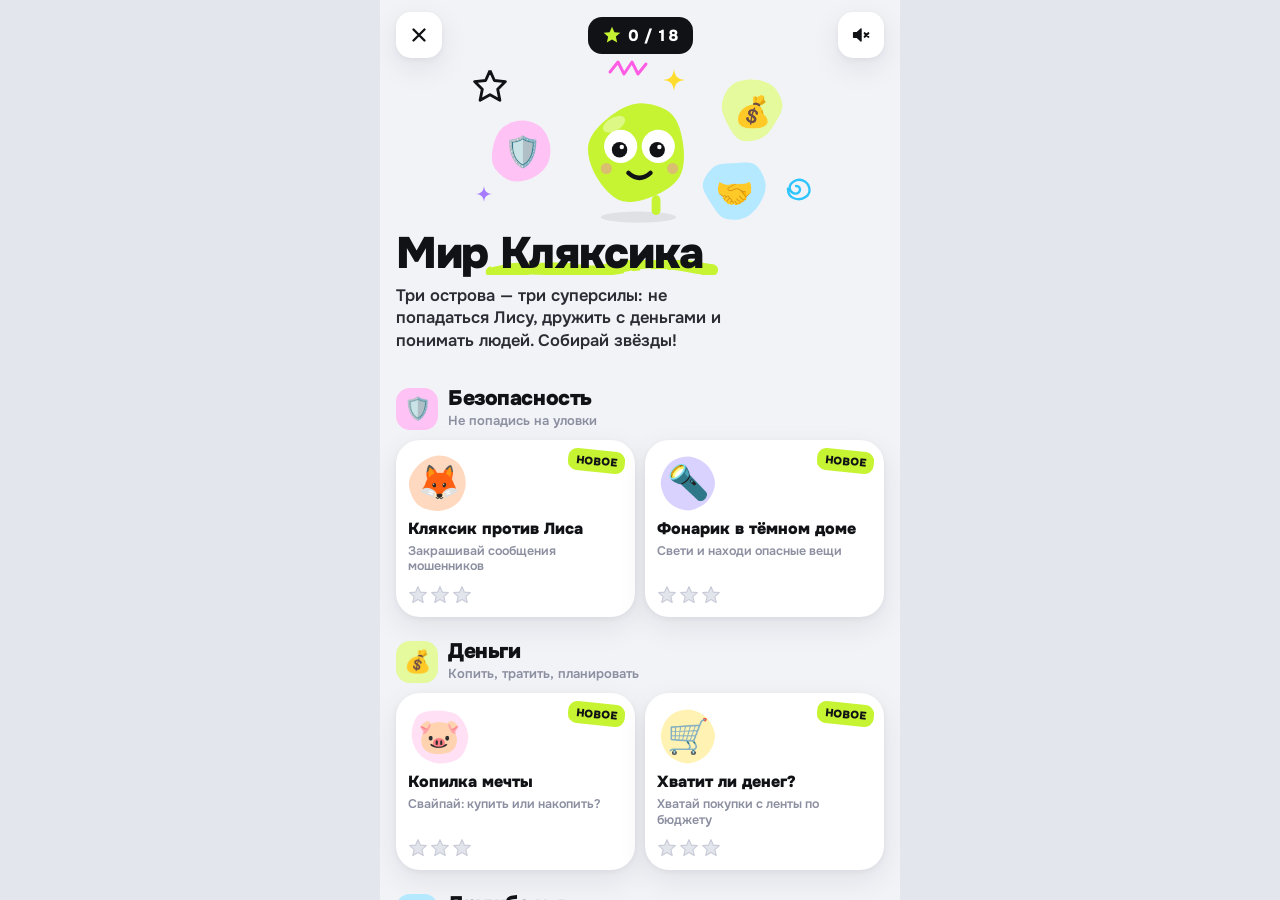
<file: levels/index.html>
<!doctype html>
<html lang="ru">
<head>
<meta charset="utf-8">
<meta name="viewport" content="width=device-width, initial-scale=1, viewport-fit=cover, interactive-widget=resizes-content">
<meta name="theme-color" content="#F2F3F7">
<meta name="color-scheme" content="light">
<title>Кляксик против Лиса</title>
<link rel="preconnect" href="https://fonts.googleapis.com">
<link rel="preconnect" href="https://fonts.gstatic.com" crossorigin>
<link href="https://fonts.googleapis.com/css2?family=Onest:wght@500;600;700;800;900&family=Caveat:wght@700&display=swap" rel="stylesheet">
<style>
/* ============================================================
   Стиль по мотивам дизайн-системы СберKids «1dali»:
   белая «комната» + кислотные спреи, дудлы и блобы с глазками.
   ============================================================ */
:root{
  --bg:#F2F3F7;--card:#fff;--ink:#111216;--ink2:#2B2D35;--muted:#8B8FA0;--line:#E6E8EF;--soft:#EEF0F5;
  --lime:#C6F432;--green:#1FD16C;--cyan:#2EC5FF;--blue:#1A9BFF;--pink:#FF5CE6;--purple:#A77BFF;--yellow:#FFDD2E;--orange:#FF8A1F;--red:#FF3D6E;--fox:#FF7A1A;
  --m:#C6F432;
  --grad:linear-gradient(90deg,#27C4FF 0%,#35DE7B 55%,#C8F535 100%);
  --shadow:0 10px 30px rgba(24,26,40,.08),0 2px 6px rgba(24,26,40,.05);
  --font:"Onest","SB Sans Text",system-ui,-apple-system,"Segoe UI",Roboto,sans-serif;
  --hand:"Caveat","Comic Sans MS",cursive;
  --spring:cubic-bezier(.34,1.56,.64,1);--out:cubic-bezier(.23,1,.32,1);
  --safe-t:env(safe-area-inset-top,0px);--safe-b:env(safe-area-inset-bottom,0px);
}
*{box-sizing:border-box;margin:0;padding:0}
html{-webkit-tap-highlight-color:transparent;-webkit-text-size-adjust:100%;overscroll-behavior:none;background:var(--bg)}
body{font-family:var(--font);color:var(--ink);background:var(--bg);height:100vh;height:100dvh;overflow:hidden;overscroll-behavior:none}
#app{height:100vh;height:100dvh;max-width:520px;margin:0 auto;position:relative;overflow:hidden;background:var(--bg)}
@media (min-width:560px){html,body{background:#E4E6EE}}
button{font-family:inherit;border:0;background:none;color:inherit;cursor:pointer;touch-action:manipulation;user-select:none;-webkit-user-select:none;-webkit-touch-callout:none}
svg{display:block;overflow:visible}
.screen{position:absolute;inset:0;display:flex;flex-direction:column;animation:screenIn .5s var(--out) both}
@keyframes screenIn{from{opacity:0;transform:scale(.98)}to{opacity:1;transform:none}}

/* ---------- spray-фон ---------- */
.blobs{position:absolute;inset:0;overflow:hidden;pointer-events:none;z-index:0}
.blobs i{position:absolute;border-radius:50%;filter:blur(46px);opacity:.55;animation:blobDrift 12s ease-in-out infinite alternate}
.blobs i:nth-child(1){width:260px;height:260px;background:var(--lime);top:-60px;right:-70px}
.blobs i:nth-child(2){width:220px;height:220px;background:var(--pink);top:34%;left:-110px;animation-delay:-4s;opacity:.38}
.blobs i:nth-child(3){width:240px;height:240px;background:var(--cyan);bottom:-90px;right:-40px;animation-delay:-8s;opacity:.42}
@keyframes blobDrift{from{transform:translate(0,0) scale(1)}to{transform:translate(24px,30px) scale(1.12)}}

/* ---------- кнопки ---------- */
.btn{display:flex;align-items:center;justify-content:center;gap:8px;min-height:58px;padding:14px 20px;border-radius:20px;
  background:var(--grad);color:var(--ink);font-weight:800;font-size:18px;letter-spacing:-.01em;width:100%;
  box-shadow:0 8px 22px rgba(46,197,255,.28),inset 0 -3px 0 rgba(0,0,0,.08);transition:transform .14s var(--out),filter .2s}
.btn:active{transform:scale(.96)}
.btn.dark{background:var(--ink);color:#fff;box-shadow:0 8px 20px rgba(17,18,22,.2)}
.btn.soft{background:#fff;color:var(--ink);box-shadow:var(--shadow)}
.ibtn{width:46px;height:46px;border-radius:15px;background:#fff;display:grid;place-items:center;box-shadow:var(--shadow);flex:none;transition:transform .14s var(--out);color:var(--ink)}
.ibtn:active{transform:scale(.9)}
.ibtn svg{width:22px;height:22px}
.sound-btn .wv{opacity:0;transition:opacity .2s}
.sound-btn.on .wv{opacity:1;animation:wv 1.2s ease-in-out infinite}
.sound-btn.on .wv2{animation-delay:.2s}
.sound-btn.on .mute{opacity:0}
@keyframes wv{0%,100%{opacity:.35}50%{opacity:1}}
@media (hover:hover) and (pointer:fine){.btn:hover{filter:brightness(1.05)}.ibtn:hover{transform:translateY(-1px)}}

/* ---------- дудлы ---------- */
.draw path,.draw circle,path.draw{stroke-dasharray:1;stroke-dashoffset:1;animation:drawIn .9s var(--out) forwards;animation-delay:var(--d,0s)}
@keyframes drawIn{to{stroke-dashoffset:0}}
.wiggle{animation:wig 2.6s ease-in-out infinite;transform-box:fill-box;transform-origin:center}
@keyframes wig{0%,100%{transform:rotate(-6deg)}50%{transform:rotate(6deg) scale(1.06)}}
.twinkle{animation:tw 1.8s ease-in-out infinite;transform-box:fill-box;transform-origin:center}
@keyframes tw{0%,100%{transform:scale(.4);opacity:.3}50%{transform:scale(1);opacity:1}}
@keyframes pop{from{transform:scale(0) rotate(-20deg)}to{transform:none}}

/* ---------- Кляксик ---------- */
.klx .k-body{transform-box:fill-box;transform-origin:50% 100%;animation:kBob 2.2s ease-in-out infinite}
@keyframes kBob{0%,100%{transform:translateY(0) scale(1,1)}50%{transform:translateY(-4px) scale(.98,1.03)}}
.klx .k-eyes{transform-box:fill-box;transform-origin:center;animation:kBlink 4.2s infinite}
@keyframes kBlink{0%,93%,100%{transform:scaleY(1)}96%{transform:scaleY(.1)}}
.klx .mo{opacity:0;transition:opacity .15s}
.klx .mo-smile{opacity:1}
[data-mood=happy] .klx .mo-smile,[data-mood=oops] .klx .mo-smile,[data-mood=sad] .klx .mo-smile{opacity:0}
[data-mood=happy] .klx .mo-happy{opacity:1}
[data-mood=oops] .klx .mo-oops{opacity:1}
[data-mood=sad] .klx .mo-sad{opacity:1}
[data-mood=happy] .klx .k-body{animation:kJump .5s var(--out) 3}
@keyframes kJump{0%,100%{transform:translateY(0) scale(1,1)}25%{transform:translateY(0) scale(1.1,.88)}60%{transform:translateY(-16px) scale(.94,1.08)}}
[data-mood=oops] .klx .k-body{animation:kShake .4s linear 2}
@keyframes kShake{0%,100%{transform:translateX(0)}25%{transform:translateX(-4px)}75%{transform:translateX(4px)}}
[data-mood=sad] .klx .k-pupils{transform:translateY(5px)}
.klx .k-drip{animation:kDrip 3.4s ease-in infinite;transform-box:fill-box;transform-origin:50% 0}
@keyframes kDrip{0%,30%{transform:scaleY(0);opacity:1}75%{transform:scaleY(1);opacity:1}100%{transform:scaleY(1) translateY(10px);opacity:0}}
.spray-can{transform-box:fill-box;transform-origin:50% 100%;animation:canShake 1.4s ease-in-out infinite}
@keyframes canShake{0%,100%{transform:rotate(-8deg)}50%{transform:rotate(6deg)}}

/* ---------- Лис ---------- */
.fox .f-tail{transform-box:fill-box;transform-origin:0% 90%;animation:swish 1.5s ease-in-out infinite}
@keyframes swish{0%,100%{transform:rotate(-8deg)}50%{transform:rotate(10deg)}}
.fox .f-lids{transition:transform .25s var(--out),opacity .2s}
.fox.caught .f-lids{transform:translateY(-12px);opacity:0}
.fox .f-mask{transform-box:fill-box;transform-origin:50% 50%}
.fox.cracking .f-mask{animation:jit .1s linear infinite}
@keyframes jit{0%,100%{transform:translate(0,0)}25%{transform:translate(2px,-1px)}75%{transform:translate(-2px,1px)}}
.fox.unmasked .f-mask{animation:maskDrop .8s cubic-bezier(.55,0,.85,.4) forwards}
@keyframes maskDrop{to{transform:translate(40px,260px) rotate(80deg);opacity:0}}
.fox .f-leg{transform-box:fill-box;transform-origin:50% 0}
.fox.running .l1{animation:leg .15s linear infinite}
.fox.running .l2{animation:leg .15s linear infinite reverse}
@keyframes leg{0%,100%{transform:rotate(-35deg)}50%{transform:rotate(35deg)}}
.fox .f-bang{opacity:0;transform-box:fill-box;transform-origin:50% 100%}
.fox.caught .f-bang{opacity:1;animation:pop .45s var(--spring) both}

/* ---------- Intro ---------- */
.intro{padding:calc(var(--safe-t) + 12px) 16px calc(var(--safe-b) + 16px)}
.intro>*{position:relative;z-index:1}
.row{display:flex;justify-content:space-between;align-items:center}
.hero{flex:1;min-height:0;width:100%}
.ttl{font-weight:900;font-size:clamp(34px,10vw,46px);line-height:.98;letter-spacing:-.03em;margin:4px 0 0;position:relative}
.ttl .u{position:relative;display:inline-block;z-index:0}
.ttl .u svg{position:absolute;left:-6%;bottom:-6px;width:112%;height:24px;z-index:-1}
.lead{font-weight:600;font-size:16.5px;line-height:1.35;color:var(--ink2);margin:12px 0 14px;max-width:360px}
.hand{font-family:var(--hand);font-weight:700;font-size:24px;line-height:1;color:var(--ink)}
.pick{display:flex;align-items:center;gap:6px;background:#fff;border-radius:20px;padding:8px 10px 8px 14px;box-shadow:var(--shadow);margin-bottom:14px}
.pick .hand{font-size:21px;flex:1}
.sw{width:46px;height:46px;border-radius:14px;display:grid;place-items:center;transition:transform .2s var(--spring),background .2s}
.sw svg{width:40px;height:40px}
.sw.on{background:var(--soft);transform:scale(1.12)}
.sw:active{transform:scale(.9)}
.best{text-align:center;font-weight:700;font-size:14px;color:var(--muted);margin-top:10px}

/* ---------- HUD / поле ---------- */
.game{padding-top:var(--safe-t)}
.hud{display:flex;align-items:center;gap:10px;padding:10px 16px 6px;position:relative;z-index:8}
.waves{flex:1;display:flex;gap:6px}
.waves i{flex:1;height:8px;border-radius:9px;background:#DCDFE8;overflow:hidden;position:relative}
.waves i.boss{flex:.6;background:#F3D9EF}
.waves i b{position:absolute;inset:0;width:0;background:var(--green);border-radius:9px;transition:width .5s var(--out)}
.waves i.boss b{background:var(--pink)}
.score{min-width:64px;height:46px;border-radius:15px;background:var(--ink);color:#fff;display:flex;align-items:center;justify-content:center;gap:5px;padding:0 12px;font-weight:800;font-size:18px;font-variant-numeric:tabular-nums}
.score svg{width:18px;height:18px}
.score.bump{animation:bump .4s var(--spring)}
@keyframes bump{40%{transform:scale(1.18)}}

.field{position:relative;flex:1;min-height:0;overflow:hidden;z-index:2}
.field .dim{position:absolute;inset:0;background:rgba(17,18,22,.32);opacity:0;pointer-events:none;transition:opacity .3s;z-index:5}
.field .dim.show{opacity:1}
.combo{position:absolute;right:14px;top:6px;z-index:6;pointer-events:none;opacity:0;transform:scale(.4) rotate(-12deg);transition:opacity .2s,transform .35s var(--spring)}
.combo.show{opacity:1;transform:rotate(-8deg)}
.combo svg{width:100px;height:56px}

.msg{position:absolute;left:0;top:0;width:min(330px,calc(100% - 24px));background:#fff;border-radius:22px;padding:11px 13px 12px;box-shadow:var(--shadow);cursor:pointer;will-change:transform;z-index:3;user-select:none;-webkit-user-select:none;touch-action:manipulation}
.msg-in{transition:transform .14s var(--out)}
.msg:active .msg-in{transform:scale(.97)}
.msg-top{display:flex;align-items:center;gap:9px;margin-bottom:6px}
.msg-av{width:38px;height:38px;flex:none}
.msg-av svg{width:38px;height:38px}
.msg-av.flip svg{animation:flip .55s var(--spring)}
@keyframes flip{from{transform:rotateY(90deg) scale(.5)}to{transform:none}}
.msg-meta{display:flex;flex-direction:column;min-width:0}
.msg-meta b{font-weight:800;font-size:15px;line-height:1.15;white-space:nowrap;overflow:hidden;text-overflow:ellipsis}
.msg-meta b s{color:var(--muted);text-decoration-thickness:2.5px;text-decoration-color:var(--red);margin-right:5px}
.msg-meta b em{font-style:normal;color:var(--fox)}
.msg-meta span{font-weight:600;font-size:12.5px;color:var(--muted)}
.msg-meta span.warn{color:var(--orange)}
.msg-text{font-weight:700;font-size:17px;line-height:1.32;color:var(--ink);position:relative;z-index:1}
.msg .key{border-radius:6px;transition:background .25s}
.msg.hit .key{background:linear-gradient(transparent 12%,var(--m) 12%,var(--m) 92%,transparent 92%);-webkit-box-decoration-break:clone;box-decoration-break:clone}
.msg .splat{position:absolute;width:150px;height:150px;left:50%;top:50%;margin:-75px 0 0 -75px;pointer-events:none;mix-blend-mode:multiply;z-index:2}
.sp{transform-box:fill-box;transform-origin:center;animation:splat .32s var(--out) both}
@keyframes splat{from{transform:scale(.1)}to{transform:scale(1)}}
.drip{stroke-dasharray:1;stroke-dashoffset:1;animation:drawIn 1.2s ease-in .2s forwards}
.tag{position:absolute;right:-6px;top:-14px;background:var(--ink);color:#fff;font-weight:800;font-size:13px;padding:6px 10px;border-radius:12px;transform:rotate(4deg);z-index:4;animation:tagIn .45s var(--spring) both;white-space:nowrap}
@keyframes tagIn{from{transform:rotate(-14deg) scale(0)}to{transform:rotate(4deg) scale(1)}}
.msg.gone{transition:transform .5s cubic-bezier(.55,0,.85,.4),opacity .5s;opacity:0}
.msg.oops{animation:msgShake .4s}
@keyframes msgShake{0%,100%{margin-left:0}25%{margin-left:-6px}75%{margin-left:6px}}
.msg.spot{z-index:7;animation:spot 1.1s ease-in-out infinite}
@keyframes spot{0%,100%{box-shadow:0 0 0 4px var(--m),0 0 0 9px rgba(255,255,255,.7),var(--shadow)}50%{box-shadow:0 0 0 7px var(--m),0 0 0 14px rgba(255,255,255,.5),var(--shadow)}}
.msg.delivered{transition:transform .45s var(--out),opacity .45s;opacity:0}

/* dock */
.dock{position:relative;z-index:6;margin:0 12px calc(var(--safe-b) + 10px);background:#fff;border-radius:26px;box-shadow:0 -6px 24px rgba(24,26,40,.06),var(--shadow);display:flex;align-items:center;gap:8px;padding:8px 12px 8px 6px;min-height:76px}
.dock-m{width:64px;height:64px;flex:none;margin-top:-26px}
.dock-m svg{width:100%;height:100%}
.dock-say{flex:1;font-weight:700;font-size:14px;line-height:1.25;min-width:0}
.dock-say .in{display:block;animation:sayIn .3s var(--out) both}
@keyframes sayIn{from{opacity:0;transform:translateY(6px)}to{opacity:1;transform:none}}
.stat{display:flex;align-items:center;gap:4px;font-weight:800;font-size:17px;padding:6px 9px;border-radius:14px;background:var(--soft);font-variant-numeric:tabular-nums}
.stat svg{width:22px;height:22px}
.stat.pig svg{width:38px;height:30px}
.stat.wob{animation:wob .5s}
@keyframes wob{0%,100%{transform:rotate(0)}25%{transform:rotate(-10deg)}75%{transform:rotate(10deg)}}

/* tip */
.tip{position:absolute;left:12px;right:12px;bottom:calc(var(--safe-b) + 96px);z-index:9;background:#fff;border-radius:24px;padding:14px 14px 14px 10px;box-shadow:0 16px 40px rgba(17,18,22,.22);display:flex;gap:8px;align-items:flex-start;transform:translateY(30px) scale(.95);opacity:0;pointer-events:none;transition:transform .4s var(--spring),opacity .25s}
.tip.show{transform:none;opacity:1;pointer-events:auto}
.tip .tm{width:58px;height:58px;flex:none}
.tip h4{font-weight:900;font-size:18px;line-height:1.15;margin:6px 0 3px}
.tip p{font-weight:600;font-size:15px;line-height:1.35;color:var(--ink2)}
.tip .btn{min-height:46px;font-size:16px;margin-top:10px;border-radius:15px}
.chip{display:inline-flex;align-items:center;gap:5px;background:var(--ink);color:#fff;font-weight:800;font-size:13.5px;padding:5px 10px;border-radius:11px}
.chip.m{background:var(--m);color:var(--ink)}

/* модалка */
.modal{position:absolute;inset:0;z-index:20;display:flex;align-items:flex-end;justify-content:center;padding:12px 12px calc(var(--safe-b) + 12px);background:rgba(17,18,22,.38);opacity:0;pointer-events:none;transition:opacity .25s}
.modal.show{opacity:1;pointer-events:auto}
.mcard{width:100%;background:#fff;border-radius:30px;padding:18px;box-shadow:0 20px 50px rgba(0,0,0,.25);transform:translateY(40px);transition:transform .45s var(--spring);position:relative;max-height:92%;overflow-y:auto}
.modal.show .mcard{transform:none}
.mcard .mh{display:flex;align-items:center;gap:10px;margin-bottom:10px;position:relative;z-index:1}
.mcard .mh .mm{width:70px;height:70px;flex:none}
.mcard h3{font-weight:900;font-size:23px;line-height:1.1;letter-spacing:-.02em}
.mcard p{font-weight:600;font-size:16px;line-height:1.4;color:var(--ink2);margin:10px 0 14px}
.quote{background:var(--soft);border-radius:18px;padding:10px 12px;display:flex;gap:9px;align-items:flex-start}
.quote svg{width:34px;height:34px;flex:none}
.quote b{display:block;font-size:13.5px;font-weight:800;color:var(--muted)}
.quote div{font-weight:700;font-size:15.5px;line-height:1.35}
.quote .key{background:linear-gradient(transparent 12%,var(--m) 12%,var(--m) 92%,transparent 92%)}
.mcard .btn+.btn{margin-top:10px}
.mcard .deco{position:absolute;right:0;top:0;width:110px;height:110px;pointer-events:none}

/* интро волны */
.wave-in{position:absolute;inset:0;z-index:15;display:flex;flex-direction:column;align-items:center;justify-content:center;text-align:center;padding:24px;background:rgba(242,243,247,.95);opacity:0;pointer-events:none;transition:opacity .3s}
.wave-in.show{opacity:1;pointer-events:auto}
.wave-in .big{font-weight:900;font-size:60px;line-height:.95;letter-spacing:-.04em;position:relative;z-index:0}
.wave-in .big svg{position:absolute;left:-8%;bottom:-12px;width:116%;height:30px;z-index:-1}
.wave-in .hand{font-size:28px;margin:18px 0 12px}
.wave-in .chips{display:flex;flex-wrap:wrap;gap:8px;justify-content:center;margin-bottom:24px;max-width:340px}
.wave-in .chips .chip{font-size:15px;padding:8px 12px;border-radius:14px;animation:pop .45s var(--spring) both;animation-delay:calc(.3s + var(--i)*.1s)}
.wave-in .btn{max-width:320px}
.wave-in .wk{width:120px;height:120px;margin-bottom:6px}
.count{position:absolute;inset:0;z-index:16;display:grid;place-items:center;pointer-events:none}
.count span{font-weight:900;font-size:130px;line-height:1;animation:cnt .7s var(--out) both;position:relative;z-index:0}
.count svg{position:absolute;width:220px;height:220px;left:50%;top:50%;margin:-110px 0 0 -110px;z-index:-1}
@keyframes cnt{0%{transform:scale(2.2);opacity:0}30%{transform:scale(1);opacity:1}80%{opacity:1}100%{transform:scale(.7);opacity:0}}

/* ---------- Босс ---------- */
.bossv{position:absolute;left:0;right:0;bottom:0;top:calc(var(--safe-t) + 62px);z-index:7;display:flex;flex-direction:column;padding:0 14px calc(var(--safe-b) + 12px);background:var(--bg);animation:screenIn .5s var(--out) both}
.bossv .arena{position:relative;height:clamp(150px,27vh,220px);flex:none;display:flex;flex-direction:column;align-items:center}
.bossv .bfox{height:calc(100% - 34px);aspect-ratio:160/170;transition:transform .9s cubic-bezier(.55,0,.75,.2)}
.bossv .bfox.hit{animation:hit .35s}
@keyframes hit{0%{transform:translateX(0);filter:brightness(1)}20%{transform:translateX(-10px) rotate(-6deg);filter:brightness(2.2)}50%{transform:translateX(8px) rotate(4deg)}100%{transform:none;filter:brightness(1)}}
.bossv .bfox.gone{transform:translate(70vw,-50vh) rotate(540deg) scale(.2)}
.bossv .bfox svg{width:100%;height:100%}
.hp{display:flex;gap:5px;align-items:center;background:#fff;border-radius:14px;padding:6px 10px;box-shadow:var(--shadow);font-weight:800;font-size:13px}
.hp i{width:30px;height:10px;border-radius:6px;background:var(--pink);transition:transform .3s var(--spring),background .3s}
.hp i.off{background:var(--line);transform:scaleY(.6)}
.bossv .bchat{position:relative;flex:1;min-height:0;background:#fff;border-radius:26px;box-shadow:var(--shadow);padding:12px 14px;overflow-y:auto;overscroll-behavior:contain;margin-top:8px}
.bossv .bchat .msg-top{margin-bottom:10px}
.bossv .btext{font-weight:700;font-size:18.5px;line-height:1.55}
.ch{border-radius:7px;cursor:pointer;-webkit-box-decoration-break:clone;box-decoration-break:clone;transition:background .25s,color .25s}
.ch.lnk{color:var(--blue);text-decoration:underline;word-break:break-all}
.bsplat{position:absolute;width:84px;height:84px;pointer-events:none;mix-blend-mode:multiply;opacity:.9;z-index:0}
.btext{position:relative;z-index:1}
.ch.hitc{background:linear-gradient(transparent 8%,var(--m) 8%,var(--m) 94%,transparent 94%)}
.ch.miss{color:#B9BCC8}
.ch.hint{animation:hintG 1s ease-in-out infinite}
@keyframes hintG{0%,100%{background:rgba(255,221,46,.35)}50%{background:rgba(255,221,46,.9)}}
.bossv .bbar{display:flex;gap:10px;align-items:center;margin-top:10px}
.bossv .bbar .bm{width:58px;height:58px;flex:none}
.bossv .bbar .dock-say{background:#fff;border-radius:18px;padding:9px 12px;box-shadow:var(--shadow);min-height:52px;display:flex;align-items:center}
.bossv .bbar .ibtn svg{width:26px;height:26px}
.opts{display:flex;flex-direction:column;gap:10px}
.opt{display:flex;align-items:center;gap:12px;text-align:left;padding:13px 14px;border-radius:20px;background:var(--soft);font-weight:700;font-size:16px;line-height:1.3;transition:transform .12s var(--out),opacity .2s;animation:pop .4s var(--spring) both;animation-delay:calc(var(--i)*.07s)}
.opt:active{transform:scale(.97)}
.opt .oi{width:42px;height:42px;flex:none;border-radius:14px;display:grid;place-items:center;font-size:24px;background:#fff}
.opt.no{opacity:.4;text-decoration:line-through;pointer-events:none}
.victory{position:absolute;inset:0;z-index:30;display:grid;place-items:center;pointer-events:none}
.victory .vt{font-weight:900;font-size:58px;letter-spacing:-.04em;transform:rotate(-6deg);animation:vIn .6s var(--spring) both;position:relative;z-index:0}
.victory svg{position:absolute;left:-12%;top:-30%;width:124%;height:160%;z-index:-1}
@keyframes vIn{from{transform:rotate(-30deg) scale(0)}to{transform:rotate(-6deg) scale(1)}}

/* fx */
#fx{position:fixed;inset:0;pointer-events:none;z-index:100;overflow:hidden}
.pts{position:absolute;font-weight:900;font-size:22px;color:var(--ink);text-shadow:2px 2px 0 #fff,-2px -2px 0 #fff,2px -2px 0 #fff,-2px 2px 0 #fff;animation:ptsUp .9s var(--out) forwards;white-space:nowrap}
@keyframes ptsUp{0%{opacity:0;transform:translate(-50%,0) scale(.5)}25%{opacity:1;transform:translate(-50%,-14px) scale(1.2)}100%{opacity:0;transform:translate(-50%,-60px)}}
.runner{position:absolute;width:56px;height:56px;transition:transform 1s cubic-bezier(.5,0,.8,.3)}
.runner svg{width:100%;height:100%}
.runner .rc{position:absolute;right:-8px;top:-8px;width:26px;height:26px}
.flycoin{position:absolute;width:28px;height:28px;margin:-14px 0 0 -14px;transition:transform .55s cubic-bezier(.3,.7,.4,1)}
.flycoin svg{width:28px;height:28px;animation:coinSpin .5s linear infinite}
@keyframes coinSpin{50%{transform:scaleX(.15)}}
.heart{position:absolute;width:28px;height:28px;animation:heartUp 1.2s var(--out) forwards}
.heart svg{width:28px;height:28px}
@keyframes heartUp{0%{opacity:0;transform:scale(.3)}25%{opacity:1;transform:translateY(-18px) scale(1.15)}100%{opacity:0;transform:translateY(-70px) scale(.8)}}
.conf{position:absolute;top:-30px;width:26px;height:26px;animation:fall var(--d) cubic-bezier(.25,.6,.45,1) forwards;animation-delay:var(--dl)}
@keyframes fall{to{transform:translate(var(--dx),110vh) rotate(var(--r))}}

/* ---------- Результат ---------- */
.result{overflow-y:auto;overscroll-behavior:contain;padding:calc(var(--safe-t) + 12px) 16px calc(var(--safe-b) + 20px)}
.result>*{position:relative;z-index:1}
.r-hero{position:relative;height:200px;margin:4px 0}
.r-hero>svg{width:100%;height:100%}
.r-ttl{font-weight:900;font-size:38px;line-height:1;letter-spacing:-.03em}
.r-sub{font-weight:600;color:var(--ink2);margin:10px 0 16px;line-height:1.35;font-size:16px}
.grid2{display:grid;grid-template-columns:1fr 1fr;gap:10px;margin-bottom:22px}
.sc{background:#fff;border-radius:22px;padding:14px;box-shadow:var(--shadow);position:relative;overflow:hidden;animation:pop .5s var(--spring) both;animation-delay:calc(.5s + var(--i)*.08s)}
.sc .v{font-weight:900;font-size:30px;letter-spacing:-.02em;display:flex;align-items:center;gap:6px;position:relative;z-index:1}
.sc .v small{font-size:18px;color:var(--muted);font-weight:800}
.sc .v svg{width:30px;height:30px}
.sc .l{font-weight:600;font-size:13.5px;color:var(--muted);margin-top:2px;position:relative;z-index:1}
.sc .bl{position:absolute;right:-18px;bottom:-18px;width:64px;height:64px;border-radius:50%;opacity:.5;filter:blur(2px)}
.h2{font-weight:900;font-size:22px;letter-spacing:-.02em;margin:0 0 10px}
.cards{display:grid;grid-template-columns:repeat(3,1fr);gap:8px;margin-bottom:22px}
.tc{background:#fff;border-radius:20px;padding:14px 6px 10px;text-align:center;box-shadow:var(--shadow);position:relative;animation:pop .45s var(--spring) both;animation-delay:calc(.8s + var(--i)*.05s)}
.tc .ci{font-size:30px;line-height:1}
.tc .ct{font-weight:800;font-size:12.5px;line-height:1.15;margin-top:5px}
.tc .st{position:absolute;top:-8px;right:-4px;font-size:11px;font-weight:800;padding:3px 7px;border-radius:9px;background:var(--m);color:var(--ink);transform:rotate(6deg)}
.tc.miss .st{background:var(--yellow)}
.tc.none{opacity:.45}
.tc.none .st{background:var(--line)}
.rules{background:var(--ink);color:#fff;border-radius:26px;padding:16px;margin-bottom:20px;display:flex;flex-direction:column;gap:12px}
.rule{display:flex;gap:12px;align-items:center;font-weight:700;font-size:15.5px;line-height:1.3}
.rule .rn{width:36px;height:36px;flex:none;border-radius:12px;display:grid;place-items:center;color:var(--ink);font-weight:900;background:var(--c)}
.btns{display:flex;flex-direction:column;gap:10px}

/* ---------- Карта уровней ---------- */
.hub{overflow-y:auto;overscroll-behavior:contain;padding:calc(var(--safe-t) + 12px) 16px calc(var(--safe-b) + 24px)}
.hub>*{position:relative;z-index:1}
.hub-hero{height:168px;margin:0 0 2px;flex:none}
.hub-hero svg{width:100%;height:100%}
.hub .ttl{font-size:clamp(34px,10vw,44px)}
.hub .lead{margin:10px 0 12px}
.starpill{display:inline-flex;align-items:center;gap:6px;background:var(--ink);color:#fff;font-weight:800;font-size:16px;padding:8px 14px;border-radius:14px;font-variant-numeric:tabular-nums}
.starpill svg{width:20px;height:20px}
.dom{margin:22px 0 10px;display:flex;align-items:center;gap:10px}
.dom .de{width:42px;height:42px;border-radius:14px;display:grid;place-items:center;font-size:22px;background:var(--c);flex:none}
.dom h2{font-weight:900;font-size:21px;letter-spacing:-.02em;line-height:1.1}
.dom span{font-weight:600;font-size:13px;color:var(--muted);display:block;margin-top:2px}
.lvls{display:grid;grid-template-columns:1fr 1fr;gap:10px}
.lvl{background:#fff;border-radius:24px;padding:12px;box-shadow:var(--shadow);text-align:left;display:flex;flex-direction:column;gap:6px;position:relative;overflow:hidden;animation:pop .45s var(--spring) both;animation-delay:calc(var(--i)*.05s);transition:transform .14s var(--out)}
.lvl:active{transform:scale(.96)}
.lvl .la{width:62px;height:62px;display:grid;place-items:center;font-size:34px;position:relative}
.lvl .la svg{position:absolute;inset:0;width:100%;height:100%}
.lvl .la b{position:relative;font-weight:400}
.lvl .lt{font-weight:900;font-size:16px;line-height:1.12}
.lvl .ld{font-weight:600;font-size:12.5px;line-height:1.25;color:var(--muted)}
.lvl .ls{display:flex;gap:2px;margin-top:auto;padding-top:4px}
.lvl .ls svg{width:20px;height:20px}
.lvl .new{position:absolute;right:10px;top:10px;background:var(--m);font-weight:900;font-size:11px;padding:4px 8px;border-radius:9px;transform:rotate(6deg)}
.ls svg path,.stars3 svg path{fill:var(--m);stroke:#111216;stroke-width:1.4;stroke-linejoin:round}
.ls svg.off path,.stars3 svg.off path{fill:#E3E5EC;stroke:#C9CCD8}
.stars3{display:flex;gap:8px;justify-content:center;margin:0 0 10px}
.stars3 svg{width:54px;height:54px;animation:pop .5s var(--spring) both;animation-delay:calc(.35s + var(--i)*.18s)}
.stars3 svg:nth-child(2){transform:translateY(-10px);animation-name:pop2}
@keyframes pop2{from{transform:translateY(-10px) scale(0) rotate(-20deg)}to{transform:translateY(-10px)}}
.row2{display:flex;gap:10px}
.newrec{text-align:center;font-family:var(--hand);font-size:24px;margin:-8px 0 12px}

/* ---------- общий HUD режимов ---------- */
.hud-mid{flex:1;min-width:0;display:flex;flex-direction:column;gap:5px}
.hud-t{font-weight:800;font-size:13px;color:var(--muted);white-space:nowrap;overflow:hidden;text-overflow:ellipsis}
.ibtn.q{font-weight:900;font-size:21px}
.how{display:flex;flex-direction:column;gap:10px;margin:8px 0 16px}
.how .rule .rn{background:var(--soft);font-size:20px}
.choice{display:flex;gap:10px;padding:8px 14px 10px;position:relative;z-index:3}
.choice .btn{flex:1;min-height:54px}
.btn.no{background:#fff;color:var(--ink);box-shadow:var(--shadow)}
.minichip{display:inline-flex;align-items:center;gap:4px;background:#fff;box-shadow:var(--shadow);font-weight:800;font-size:13px;padding:5px 10px;border-radius:11px;animation:pop .35s var(--spring) both}
.lessons{background:var(--ink);color:#fff;border-radius:26px;padding:16px;margin-bottom:20px;display:flex;flex-direction:column;gap:12px}
.lessons .rule .rn{font-size:19px}
.mlist{display:flex;flex-direction:column;gap:8px;margin:10px 0 14px}
.mlist div{background:var(--soft);border-radius:16px;padding:9px 12px;font-weight:700;font-size:15px;line-height:1.35}
.mlist div b{font-weight:900}

/* ---------- Копилка мечты ---------- */
.pg-top{margin:4px 14px 0;background:#fff;border-radius:24px;box-shadow:var(--shadow);padding:10px 12px;display:flex;align-items:center;gap:10px;position:relative;z-index:3}
.pg-dream{width:52px;height:52px;border-radius:16px;background:var(--soft);display:grid;place-items:center;font-size:30px;flex:none}
.pg-info{flex:1;min-width:0}
.pg-info b{font-weight:900;font-size:15px}
.pbar{height:12px;border-radius:9px;background:var(--soft);overflow:hidden;margin-top:6px;position:relative}
.pbar i{position:absolute;left:0;top:0;bottom:0;width:0;background:var(--grad);border-radius:9px;transition:width .5s var(--out)}
.pg-nums{display:flex;justify-content:space-between;font-weight:700;font-size:12.5px;color:var(--muted);margin-top:4px}
.wallet{display:flex;align-items:center;gap:4px;font-weight:900;font-size:20px;background:var(--soft);padding:6px 10px;border-radius:14px;font-variant-numeric:tabular-nums;flex:none}
.wallet svg{width:24px;height:24px}
.wallet.wob{animation:wob .5s}
.pg-chips{display:flex;gap:6px;flex-wrap:wrap;margin:8px 14px 0;min-height:28px;position:relative;z-index:3}
.deck{flex:1;min-height:0;position:relative;z-index:2}
.card{position:absolute;left:50%;top:50%;width:min(300px,80%);height:min(330px,94%);margin:0;translate:-50% -50%;background:#fff;border-radius:30px;box-shadow:0 18px 40px rgba(24,26,40,.14);display:flex;flex-direction:column;align-items:center;justify-content:center;text-align:center;padding:18px;touch-action:none;user-select:none;-webkit-user-select:none;cursor:grab;will-change:transform;animation:cardIn .4s var(--spring) both}
@keyframes cardIn{from{scale:.85;opacity:0}to{scale:1;opacity:1}}
.card.back{transform:scale(.92) translateY(20px);opacity:.55;pointer-events:none;animation:none}
.card .ce{font-size:80px;line-height:1}
.card h3{font-weight:900;font-size:22px;line-height:1.12;margin-top:12px;letter-spacing:-.02em}
.card p{font-weight:600;font-size:15px;line-height:1.35;color:var(--ink2);margin-top:6px}
.card .price{margin-top:12px;font-weight:900;font-size:24px;display:flex;align-items:center;gap:6px;padding:6px 14px;border-radius:16px;background:#FFE9EE;color:#C2184B}
.card .price.plus{background:#DDF8E8;color:#0E8A45}
.card .price svg{width:26px;height:26px}
.card .stamp{position:absolute;top:20px;font-weight:900;font-size:22px;padding:4px 12px;border:4px solid;border-radius:14px;opacity:0;pointer-events:none}
.card .stamp.yes{left:16px;color:var(--green);transform:rotate(-14deg)}
.card .stamp.no{right:16px;color:var(--red);transform:rotate(14deg)}
.card.fly{transition:transform .4s var(--out),opacity .4s}
.card.shake{animation:cardShake .4s}
@keyframes cardShake{0%,100%{margin-left:0}25%{margin-left:-10px}75%{margin-left:10px}}
.flyc{position:absolute;width:28px;height:28px;margin:-14px 0 0 -14px;transition:transform .6s cubic-bezier(.3,.7,.4,1),opacity .6s}
.flyc svg{width:28px;height:28px;animation:coinSpin .5s linear infinite}

/* ---------- Хватит ли денег ---------- */
.ct-top{display:flex;gap:10px;margin:4px 14px 0;position:relative;z-index:3}
.slist{flex:1;min-width:0;background:#fff;border-radius:22px;box-shadow:var(--shadow);padding:9px 12px}
.slist .hand{font-size:20px;display:block;white-space:nowrap;overflow:hidden;text-overflow:ellipsis}
.slist ul{list-style:none;display:flex;flex-wrap:wrap;gap:5px;margin-top:4px}
.slist li{display:flex;align-items:center;gap:3px;font-weight:800;font-size:13.5px;padding:4px 8px;border-radius:10px;background:var(--soft);transition:background .2s}
.slist li.ok{background:#DDF8E8;color:#0E8A45}
.slist.oops{animation:cardShake .4s}
.budget{width:104px;flex:none;background:var(--ink);color:#fff;border-radius:22px;padding:9px 12px;display:flex;flex-direction:column;justify-content:center;gap:2px}
.budget small{font-weight:700;font-size:11.5px;opacity:.7}
.budget b{font-weight:900;font-size:21px;font-variant-numeric:tabular-nums;display:flex;align-items:center;gap:4px}
.budget b svg{width:20px;height:20px}
.budget .left.over{color:#FF8FAB}
.belt{flex:1;min-height:0;position:relative;overflow:hidden;z-index:2}
.belt .track{position:absolute;left:0;right:0;top:50%;height:120px;margin-top:-30px;background:repeating-linear-gradient(90deg,#2B2D35 0 22px,#3A3D4A 22px 44px);border-radius:18px;box-shadow:inset 0 6px 0 rgba(255,255,255,.08),inset 0 -6px 0 rgba(0,0,0,.25)}
.belt .track.run{animation:beltRun 1s linear infinite}
@keyframes beltRun{to{background-position:-44px 0}}
.prod{position:absolute;left:0;top:50%;margin-top:-66px;width:96px;height:124px;background:#fff;border-radius:20px;box-shadow:0 8px 18px rgba(0,0,0,.18);display:flex;flex-direction:column;align-items:center;justify-content:center;gap:3px;cursor:pointer;touch-action:manipulation;will-change:transform;user-select:none;-webkit-user-select:none}
.prod .pe{font-size:42px;line-height:1}
.prod .pn{font-weight:800;font-size:12.5px;line-height:1.1;text-align:center;padding:0 4px}
.prod .pp{font-weight:900;font-size:16px;display:flex;align-items:center;gap:3px}
.prod .pp svg{width:16px;height:16px}
.prod .fancy{position:absolute;top:-10px;left:50%;transform:translateX(-50%) rotate(-4deg);background:var(--pink);color:#fff;font-weight:800;font-size:10.5px;padding:3px 7px;border-radius:8px;white-space:nowrap}
.cartbar{margin:0 12px 8px;background:#fff;border-radius:22px;box-shadow:var(--shadow);padding:8px 10px;display:flex;align-items:center;gap:8px;min-height:62px;position:relative;z-index:3}
.cartbar .cic{font-size:28px;flex:none}
.incart{flex:1;display:flex;gap:6px;overflow-x:auto;min-width:0;scrollbar-width:none}
.incart::-webkit-scrollbar{display:none}
.incart button{flex:none;display:flex;flex-direction:column;align-items:center;background:var(--soft);border-radius:14px;padding:4px 8px;font-size:22px;line-height:1;animation:pop .35s var(--spring)}
.incart button small{font-size:11px;font-weight:800;margin-top:2px}
.incart button.warn{background:#FFE3EA;box-shadow:0 0 0 2px var(--red)}
.incart .empty{font-weight:700;font-size:13px;color:var(--muted)}
.dock .btn.pay{width:auto;min-height:50px;padding:10px 16px;font-size:16px;border-radius:16px;flex:none}

/* ---------- Ловец эмоций ---------- */
.emo-top{margin:4px 14px 0;background:#fff;border-radius:24px;box-shadow:var(--shadow);padding:10px 12px;display:flex;gap:12px;align-items:center;position:relative;z-index:4;min-height:86px}
.emo-av{width:60px;height:60px;flex:none;position:relative}
.emo-av>svg{width:100%;height:100%}
.emo-av .face{position:absolute;right:-8px;bottom:-6px;width:34px;height:34px;border-radius:50%;background:#fff;display:grid;place-items:center;font-size:21px;font-weight:900;box-shadow:var(--shadow)}
.emo-av .face.pop{animation:pop .45s var(--spring)}
.emo-txt{min-width:0}
.emo-txt b{display:block;font-weight:800;font-size:13px;color:var(--muted)}
.emo-txt div{font-weight:800;font-size:16.5px;line-height:1.25}
.emo-q{font-family:var(--hand);font-size:23px;text-align:center;margin:6px 12px 0;position:relative;z-index:3;line-height:1.05}
.efield{position:relative;flex:1;min-height:0;overflow:hidden;z-index:2;touch-action:none}
.drop{position:absolute;left:0;top:0;will-change:transform;pointer-events:none}
.drop.e{width:86px;height:86px;margin-left:-43px}
.drop.e svg{position:absolute;inset:0;width:100%;height:100%}
.drop.e .dfe{position:absolute;inset:0;display:grid;place-items:center;font-size:36px;padding-bottom:10px}
.drop.e .dl{position:absolute;left:50%;bottom:-2px;transform:translateX(-50%);background:var(--ink);color:#fff;font-weight:800;font-size:12px;padding:3px 8px;border-radius:9px;white-space:nowrap}
.drop.p{width:170px;margin-left:-85px;background:#fff;border-radius:18px;padding:9px 12px;font-weight:800;font-size:14.5px;line-height:1.25;box-shadow:var(--shadow);text-align:center}
.drop.p::before{content:"💬";position:absolute;left:-8px;top:-10px;font-size:18px}
.drop.glow{filter:drop-shadow(0 0 10px var(--yellow)) drop-shadow(0 0 4px var(--yellow))}
.drop.got{transition:opacity .3s,scale .3s;opacity:0;scale:.4}
.drop.bad{transition:opacity .4s,translate .4s;opacity:0;translate:0 40px}
.catcher{position:absolute;left:0;bottom:0;width:104px;height:104px;margin-left:-52px;will-change:transform;pointer-events:none;z-index:4}
.catcher .klx{width:100%;height:100%}
.catcher .net{position:absolute;left:-6px;right:-6px;top:6px;height:30px}
.drag-hint{position:absolute;left:50%;bottom:108px;transform:translateX(-50%);font-family:var(--hand);font-size:22px;white-space:nowrap;pointer-events:none;z-index:4;animation:hintB 1.4s ease-in-out infinite}
@keyframes hintB{0%,100%{translate:-14px 0}50%{translate:14px 0}}

/* ---------- Успей вовремя ---------- */
.tm-top{margin:4px 14px 0;background:#fff;border-radius:24px;box-shadow:var(--shadow);padding:12px;position:relative;z-index:3}
.tm-h{display:flex;align-items:center;gap:10px}
.tm-h .te{font-size:34px;flex:none}
.tm-h b{font-weight:900;font-size:18px;line-height:1.1;display:block}
.tm-h span{display:block;font-weight:600;font-size:13.5px;color:var(--ink2);margin-top:2px;line-height:1.3}
.tl{margin-top:10px;height:44px;border-radius:14px;background:var(--soft);position:relative;overflow:hidden}
.tl .seg{position:absolute;top:0;bottom:0;display:grid;place-items:center;font-size:19px;border-right:2px solid #fff;background:var(--c);transition:left .3s var(--out),width .3s var(--out);overflow:hidden}
.tl .lim{position:absolute;top:0;bottom:0;width:4px;margin-left:-2px;background:var(--red);z-index:2;transition:left .3s var(--out)}
.tl .lim::after{content:"🚌";position:absolute;top:50%;right:6px;transform:translateY(-50%);font-size:16px}
.tl.over .seg.out{background:repeating-linear-gradient(45deg,#FFB3C4 0 6px,#FFD6DF 6px 12px)}
.tl-n{display:flex;justify-content:space-between;font-weight:800;font-size:13px;margin-top:6px;color:var(--ink2)}
.tl-n .over{color:var(--red)}
.tasks{flex:1;min-height:0;overflow-y:auto;overscroll-behavior:contain;display:grid;grid-template-columns:1fr 1fr;gap:9px;padding:12px 14px;align-content:start;position:relative;z-index:2}
.task{background:#fff;border-radius:20px;box-shadow:var(--shadow);padding:10px;display:flex;align-items:center;gap:8px;text-align:left;transition:transform .14s var(--out),background .2s,color .2s;animation:pop .4s var(--spring) both;animation-delay:calc(var(--i)*.04s);min-height:62px}
.task:active{transform:scale(.95)}
.task .te{font-size:27px;flex:none}
.task b{font-weight:800;font-size:13.5px;line-height:1.15;display:block}
.task small{font-weight:800;font-size:12.5px;color:var(--muted)}
.task.on{background:var(--ink);color:#fff}
.task.on small{color:var(--m)}
.sim{display:flex;flex-direction:column;align-items:center;gap:6px}
.sim .clock{width:150px;height:150px}
.sim .now{font-weight:900;font-size:26px;min-height:34px}
.sim .mins{font-weight:800;font-size:16px;color:var(--muted)}

/* ---------- Фонарик ---------- */
.room{flex:1;min-height:0;position:relative;margin:4px 12px 0;border-radius:26px;overflow:hidden;touch-action:none;z-index:2;box-shadow:var(--shadow)}
.room .rbg{position:absolute;inset:0;width:100%;height:100%}
.room .obj{position:absolute;width:70px;height:74px;margin:-37px 0 0 -35px;display:flex;flex-direction:column;align-items:center;justify-content:center;cursor:pointer;border-radius:22px;transition:background .2s}
.room .obj .oe{font-size:40px;line-height:1}
.room .obj .on{font-weight:800;font-size:11px;line-height:1.05;margin-top:3px;background:rgba(255,255,255,.85);padding:2px 6px;border-radius:7px;white-space:nowrap}
.room .obj .ring{position:absolute;inset:-10px;opacity:0}
.room .obj.found .ring{opacity:1}
.room .obj.found{background:rgba(255,61,110,.12)}
.room .obj.nope{animation:cardShake .4s}
.room .obj.hint{animation:hintPulse .8s ease-in-out 3}
@keyframes hintPulse{50%{background:rgba(255,221,46,.6);transform:scale(1.12)}}
.dark{position:absolute;inset:0;pointer-events:none;background:radial-gradient(circle at var(--x,50%) var(--y,50%),transparent 0,transparent 66px,rgba(12,14,24,.95) 118px);transition:opacity .8s;z-index:3}
.dark.off{opacity:0}
.found-strip{display:flex;gap:6px;margin:8px 14px 8px;justify-content:center;position:relative;z-index:3}
.found-strip span{width:42px;height:42px;border-radius:14px;background:#fff;box-shadow:var(--shadow);display:grid;place-items:center;font-size:23px;animation:pop .4s var(--spring)}
.found-strip span.empty{background:transparent;box-shadow:none;border:2.5px dashed #C9CCD8;animation:none}

@media (max-height:660px){
  .msg-text{font-size:15.5px}
  .bossv .btext{font-size:16.5px}
  .lead{font-size:15px;margin:8px 0 10px}
}
@media (prefers-reduced-motion:reduce){
  .blobs i,.klx .k-body,.twinkle,.wiggle,.spray-can,.fox .f-tail{animation:none!important}
}
</style>
</head>
<body>
<svg width="0" height="0" style="position:absolute" aria-hidden="true" focusable="false">
  <defs>
    <filter id="spray" x="-40%" y="-40%" width="180%" height="180%">
      <feTurbulence type="fractalNoise" baseFrequency="1.1" numOctaves="2" seed="4" result="n"/>
      <feDisplacementMap in="SourceGraphic" in2="n" scale="16" xChannelSelector="R" yChannelSelector="G"/>
    </filter>
    <filter id="rough" x="-10%" y="-30%" width="120%" height="160%">
      <feTurbulence type="fractalNoise" baseFrequency=".05" numOctaves="2" seed="9" result="n"/>
      <feDisplacementMap in="SourceGraphic" in2="n" scale="4"/>
    </filter>
  </defs>
</svg>
<div id="app"></div>
<div id="fx" aria-hidden="true"></div>
<script>
(() => {
'use strict';

/* =========================================================
   Мост «страница → приложение»: пять событий контракта.
   Имена — в одном месте, сверить со страницей «Ограничения».
   ========================================================= */
const EVENTS = { close: 'close', finish: 'finish', vibrate: 'vibrate', share: 'share', complete: 'complete' };
const Bridge = {
  native() { return !!(window.ReactNativeWebView || (window.webkit && window.webkit.messageHandlers) || window.AndroidBridge || window.parent !== window); },
  send(type, payload = {}) {
    const msg = { type: EVENTS[type] || type, payload }, json = JSON.stringify(msg);
    try { window.ReactNativeWebView && window.ReactNativeWebView.postMessage(json); } catch (e) {}
    try { const h = window.webkit && window.webkit.messageHandlers; h && (h.app || h.bridge) && (h.app || h.bridge).postMessage(msg); } catch (e) {}
    try { window.AndroidBridge && window.AndroidBridge.postMessage && window.AndroidBridge.postMessage(json); } catch (e) {}
    try { window.parent !== window && window.parent.postMessage(msg, '*'); } catch (e) {}
    if (location.protocol === 'file:' || location.hostname === 'localhost') console.log('[bridge]', JSON.stringify(msg));
  }
};
const vibrate = (kind = 'light') => {
  Bridge.send('vibrate', { style: kind });
  if (!Bridge.native() && navigator.vibrate) { try { navigator.vibrate(kind === 'error' ? [40, 60, 40] : kind === 'success' ? [20, 40, 60] : 15); } catch (e) {} }
};

/* ================= Звук (выключен по умолчанию) ================= */
const Sound = {
  on: false, ctx: null, noise: null,
  toggle() {
    this.on = !this.on;
    if (this.on && !this.ctx) {
      const AC = window.AudioContext || window.webkitAudioContext;
      if (AC) { this.ctx = new AC(); const len = this.ctx.sampleRate * .4 | 0; this.noise = this.ctx.createBuffer(1, len, this.ctx.sampleRate); const d = this.noise.getChannelData(0); for (let i = 0; i < len; i++) d[i] = Math.random() * 2 - 1; }
    }
    if (this.ctx && this.ctx.state === 'suspended') this.ctx.resume();
    document.querySelectorAll('.sound-btn').forEach(b => { b.classList.toggle('on', this.on); b.setAttribute('aria-pressed', this.on); });
    if (this.on) this.good();
  },
  tone(f, d, type = 'sine', v = .13, when = 0, f2) {
    if (!this.on || !this.ctx) return;
    const t = this.ctx.currentTime + when, o = this.ctx.createOscillator(), g = this.ctx.createGain();
    o.type = type; o.frequency.setValueAtTime(f, t); if (f2) o.frequency.exponentialRampToValueAtTime(f2, t + d);
    g.gain.setValueAtTime(.0001, t); g.gain.exponentialRampToValueAtTime(v, t + .015); g.gain.exponentialRampToValueAtTime(.0001, t + d);
    o.connect(g); g.connect(this.ctx.destination); o.start(t); o.stop(t + d + .05);
  },
  spray() {
    if (!this.on || !this.ctx) return;
    const s = this.ctx.createBufferSource(), f = this.ctx.createBiquadFilter(), g = this.ctx.createGain(), t = this.ctx.currentTime;
    s.buffer = this.noise; f.type = 'bandpass'; f.frequency.value = 3800; f.Q.value = .7;
    g.gain.setValueAtTime(.0001, t); g.gain.exponentialRampToValueAtTime(.35, t + .03); g.gain.exponentialRampToValueAtTime(.0001, t + .32);
    s.connect(f); f.connect(g); g.connect(this.ctx.destination); s.start(t); s.stop(t + .4);
    this.tone(880, .12, 'triangle', .08, .05, 1320);
  },
  tap() { this.tone(600, .06, 'triangle', .07); },
  good() { [523, 659, 784, 1046].forEach((f, i) => this.tone(f, .18, 'triangle', .11, i * .07)); },
  bad() { this.tone(330, .18, 'sine', .12, 0, 260); this.tone(250, .3, 'sine', .1, .14, 200); },
  deliver() { this.tone(988, .1, 'sine', .07); this.tone(1318, .14, 'sine', .07, .07); },
  steal() { this.tone(700, .35, 'square', .04, 0, 200); },
  hit() { this.tone(160, .2, 'square', .08, 0, 80); this.spray(); },
  win() { [523, 659, 784, 1046, 784, 1046, 1318].forEach((f, i) => this.tone(f, .22, 'triangle', .11, i * .1)); }
};

/* ================= Утилиты ================= */
const $ = (s, r = document) => r.querySelector(s);
const app = $('#app'), fx = $('#fx');
const RM = matchMedia('(prefers-reduced-motion: reduce)').matches;
const wait = ms => new Promise(r => setTimeout(r, ms));
const rnd = (a, b) => a + Math.random() * (b - a);
const shuffle = a => { a = a.slice(); for (let i = a.length - 1; i > 0; i--) { const j = Math.random() * (i + 1) | 0; [a[i], a[j]] = [a[j], a[i]]; } return a; };
const pick = a => a[Math.random() * a.length | 0];
/* localStorage + память: если хранилище недоступно, всё работает в рамках одного захода */
const mem = {};
const store = {
  get(k) { if (k in mem) return mem[k]; try { return JSON.parse(localStorage.getItem(k)); } catch (e) { return null; } },
  set(k, v) { mem[k] = v; try { localStorage.setItem(k, JSON.stringify(v)); } catch (e) {} }
};
const clamp = (v, a, b) => Math.max(a, Math.min(b, v));
/* обучающие плашки показываются один раз — даже между заходами */
const SEEN = new Set(store.get('klx_seen') || []);
const seen = k => SEEN.has(k);
const markSeen = k => { SEEN.add(k); store.set('klx_seen', [...SEEN]); };
/* недавно показанные карточки уходят в конец очереди, чтобы контент не повторялся */
const Recent = {
  order(key, arr) { const r = new Set(store.get('klx_r_' + key) || []), s = shuffle(arr); return [...s.filter(x => !r.has(x.id)), ...s.filter(x => r.has(x.id))]; },
  mark(key, items, pool) { const ids = [...new Set([...items.map(x => x.id), ...(store.get('klx_r_' + key) || [])])].slice(0, Math.floor(pool.length * .7)); store.set('klx_r_' + key, ids); }
};
const withIds = (key, arr) => { arr.forEach((x, i) => { x.id = key + i; }); return arr; };
/* звёзды по уровням */
const PROG = {
  all() { return store.get('klx_prog') || {}; },
  get(id) { return this.all()[id] || 0; },
  set(id, n) { const p = this.all(); if ((p[id] || 0) < n) { p[id] = n; store.set('klx_prog', p); } },
  total() { return Object.values(this.all()).reduce((a, b) => a + b, 0); }
};
function seeded(s) { return () => { s |= 0; s = s + 0x6D2B79F5 | 0; let t = Math.imul(s ^ s >>> 15, 1 | s); t = t + Math.imul(t ^ t >>> 7, 61 | t) ^ t; return ((t ^ t >>> 14) >>> 0) / 4294967296; }; }
/* гладкая замкнутая клякса: Catmull-Rom → кубические Безье (одинаковая структура → можно морфить) */
function blobPath(cx, cy, r, n, jit, seed, alt = 0) {
  const R = seeded(seed), p = [];
  for (let i = 0; i < n; i++) {
    const a = i / n * Math.PI * 2 - Math.PI / 2;
    const rr = r * (1 - jit + R() * jit * 2) * (alt && i % 2 ? 1 - alt : 1);
    p.push([cx + Math.cos(a) * rr, cy + Math.sin(a) * rr]);
  }
  const f = v => v.toFixed(1);
  let d = `M${f(p[0][0])} ${f(p[0][1])}`;
  for (let i = 0; i < n; i++) {
    const p0 = p[(i - 1 + n) % n], p1 = p[i], p2 = p[(i + 1) % n], p3 = p[(i + 2) % n];
    d += `C${f(p1[0] + (p2[0] - p0[0]) / 6)} ${f(p1[1] + (p2[1] - p0[1]) / 6)} ${f(p2[0] - (p3[0] - p1[0]) / 6)} ${f(p2[1] - (p3[1] - p1[1]) / 6)} ${f(p2[0])} ${f(p2[1])}`;
  }
  return d + 'Z';
}

/* ================= SVG: иконки и дудлы ================= */
const ICON = {
  x: `<svg viewBox="0 0 24 24"><path d="M6 6l12 12M18 6L6 18" stroke="currentColor" stroke-width="2.6" stroke-linecap="round"/></svg>`,
  pause: `<svg viewBox="0 0 24 24"><rect x="6" y="5" width="4" height="14" rx="2" fill="currentColor"/><rect x="14" y="5" width="4" height="14" rx="2" fill="currentColor"/></svg>`,
  sound: `<svg viewBox="0 0 24 24" fill="none"><path d="M4 9.5h3.5L12 5.5v13l-4.5-4H4z" fill="currentColor" stroke="currentColor" stroke-width="1.6" stroke-linejoin="round"/>
    <path class="wv" d="M15.5 9.2a4 4 0 0 1 0 5.6" stroke="currentColor" stroke-width="2.2" stroke-linecap="round"/><path class="wv wv2" d="M18 6.8a7.5 7.5 0 0 1 0 10.4" stroke="currentColor" stroke-width="2.2" stroke-linecap="round"/>
    <path class="mute" d="M16 10l4 4M20 10l-4 4" stroke="currentColor" stroke-width="2.2" stroke-linecap="round"/></svg>`,
  bulb: `<svg viewBox="0 0 32 32"><g class="twinkle" stroke="#FFC400" stroke-width="2.4" stroke-linecap="round"><path d="M16 1.5v3M4.5 6l2 2M27.5 6l-2 2"/></g>
    <path d="M16 7a8 8 0 0 0-4.6 14.5c.8.6 1.1 1.4 1.1 2.3V25h7v-1.2c0-.9.4-1.7 1.1-2.3A8 8 0 0 0 16 7z" fill="#FFDD2E"/><rect x="12.5" y="26" width="7" height="3.6" rx="1.6" fill="#111216"/></svg>`,
  star: `<svg viewBox="0 0 24 24"><path d="M12 2l2.9 6.6 7.1.6-5.4 4.7 1.6 7L12 17.3 5.8 21l1.6-7L2 9.2l7.1-.6z" style="fill:var(--m)"/></svg>`,
  coin: `<svg viewBox="0 0 28 28"><circle cx="14" cy="14" r="12" fill="#FFDD2E"/><circle cx="14" cy="14" r="8.5" fill="none" stroke="#F0B400" stroke-width="2"/><path d="M14 9.5l1.4 3 3.2.3-2.4 2.1.7 3.2-2.9-1.7-2.9 1.7.7-3.2-2.4-2.1 3.2-.3z" fill="#F0B400"/></svg>`,
  heart: c => `<svg viewBox="0 0 24 24"><path d="M12 21s-8-5.2-8-11a4.6 4.6 0 0 1 8-3 4.6 4.6 0 0 1 8 3c0 5.8-8 11-8 11z" fill="${c}"/><circle cx="9.5" cy="11" r="1.6" fill="#111"/><circle cx="14.5" cy="11" r="1.6" fill="#111"/></svg>`,
  inbox: `<svg viewBox="0 0 24 24"><path d="M12 21s-8-5.2-8-11a4.6 4.6 0 0 1 8-3 4.6 4.6 0 0 1 8 3c0 5.8-8 11-8 11z" fill="#1FD16C"/></svg>`
};
/* маркерные дудлы: pathLength=1 → «рисуются» через .draw */
const DOODLE = {
  under: c => `<svg viewBox="0 0 200 24" preserveAspectRatio="none" class="draw"><path pathLength="1" d="M4 15C40 5 80 20 120 10s60 2 76 3" style="stroke:${c}" stroke-width="12" fill="none" stroke-linecap="round" filter="url(#rough)"/></svg>`,
  scribble: c => `<svg viewBox="0 0 200 120" preserveAspectRatio="none" class="draw"><path pathLength="1" d="M30 70C10 30 90 8 150 18s50 50 10 76-150 18-140-20 90-50 150-30" style="stroke:${c}" stroke-width="7" fill="none" stroke-linecap="round" filter="url(#rough)"/></svg>`,
  starO: (c, x, y, s = 1, d = 0) => `<g transform="translate(${x} ${y}) scale(${s})" class="draw" style="--d:${d}s"><path pathLength="1" d="M0-14l4 9 10 1-7 7 2 10-9-5-9 5 2-10-7-7 10-1z" style="stroke:${c}" stroke-width="2.6" fill="none" stroke-linejoin="round"/></g>`,
  zig: (c, x, y, s = 1, d = 0) => `<g transform="translate(${x} ${y}) scale(${s})" class="draw" style="--d:${d}s"><path pathLength="1" d="M0 0l8-10 6 12 8-12 6 12 8-10" style="stroke:${c}" stroke-width="3" fill="none" stroke-linecap="round" stroke-linejoin="round"/></g>`,
  spiral: (c, x, y, s = 1, d = 0) => `<g transform="translate(${x} ${y}) scale(${s})" class="draw" style="--d:${d}s"><path pathLength="1" d="M0 0c4 0 6 4 3 7s-10 1-10-5 8-11 15-8 10 13 3 18-20 3-20-9" style="stroke:${c}" stroke-width="2.6" fill="none" stroke-linecap="round"/></g>`,
  crown: (c, x, y, s = 1, d = 0) => `<g transform="translate(${x} ${y}) scale(${s})" class="draw" style="--d:${d}s"><path pathLength="1" d="M-16 6l-2-18 9 9 9-14 9 14 9-9-2 18z" style="stroke:${c}" stroke-width="3" fill="none" stroke-linejoin="round"/></g>`,
  bolt: (c, x, y, s = 1, d = 0) => `<g transform="translate(${x} ${y}) scale(${s})" class="draw" style="--d:${d}s"><path pathLength="1" d="M4-14l-10 14h8l-6 14 12-17h-8z" style="stroke:${c}" stroke-width="2.6" fill="none" stroke-linejoin="round"/></g>`,
  sparkle: (c, x, y, s = 1, d = 0) => `<g transform="translate(${x} ${y}) scale(${s})"><path class="twinkle" style="animation-delay:${d}s;fill:${c}" d="M0-10C1-3 3-1 10 0 3 1 1 3 0 10-1 3-3 1-10 0-3-1-1-3 0-10z"/></g>`,
  burst: c => `<svg viewBox="0 0 220 220">${Array.from({ length: 12 }, (_, i) => { const a = i * 30 * Math.PI / 180; return `<path class="draw" style="--d:${i * .02}s;stroke:${c}" pathLength="1" d="M${(110 + Math.cos(a) * 62).toFixed(1)} ${(110 + Math.sin(a) * 62).toFixed(1)}L${(110 + Math.cos(a) * 96).toFixed(1)} ${(110 + Math.sin(a) * 96).toFixed(1)}" stroke-width="6" stroke-linecap="round"/>`; }).join('')}</svg>`
};

/* ================= SVG: маскот Кляксик ================= */
const KLX_V = [1, 2, 3].map(s => blobPath(60, 66, 44, 9, .085, s * 17));
function klyaksik({ can = false, attrs = '' } = {}) {
  const ks = '.45 0 .55 1;.45 0 .55 1;.45 0 .55 1';
  return `<svg class="klx" viewBox="0 0 132 132" ${attrs} aria-hidden="true">
    <ellipse cx="60" cy="124" rx="34" ry="5" fill="#111216" opacity=".08"/>
    <g class="k-body">
      <path style="fill:var(--m)" d="${KLX_V[0]}"><animate attributeName="d" dur="3.4s" repeatCount="indefinite" calcMode="spline" keySplines="${ks}" values="${KLX_V[0]};${KLX_V[1]};${KLX_V[2]};${KLX_V[0]}"/></path>
      <path class="k-drip" style="fill:var(--m)" d="M76 104q4 0 4 6v8a4 4 0 0 1-8 0v-8q0-6 4-6z"/>
      <ellipse cx="38" cy="40" rx="11" ry="6" fill="#fff" opacity=".4" transform="rotate(-30 38 40)"/>
      <g class="k-eyes">
        <circle cx="44" cy="60" r="15" fill="#fff"/><circle cx="78" cy="60" r="15" fill="#fff"/>
        <g class="k-pupils" style="transition:transform .3s">
          <g><animateTransform attributeName="transform" type="translate" dur="5.5s" repeatCount="indefinite" values="0 0;-4 1;-4 1;4 -1;4 -1;0 2;0 0" keyTimes="0;.12;.35;.47;.7;.85;1"/>
            <circle cx="47" cy="62" r="7" fill="#111216"/><circle cx="81" cy="62" r="7" fill="#111216"/>
            <circle cx="49" cy="59.5" r="2" fill="#fff"/><circle cx="83" cy="59.5" r="2" fill="#fff"/></g>
        </g>
      </g>
      <circle cx="31" cy="80" r="5" fill="#FF5CE6" opacity=".35"/><circle cx="91" cy="80" r="5" fill="#FF5CE6" opacity=".35"/>
      <path class="mo mo-smile" d="M51 84q10 9 20 0" stroke="#111216" stroke-width="4" fill="none" stroke-linecap="round"/>
      <g class="mo mo-happy"><path d="M47 81q14 18 28 0z" fill="#111216"/><path d="M54 89q7 5 14 0q-7-3-14 0z" fill="#FF5C8A"/></g>
      <ellipse class="mo mo-oops" cx="61" cy="86" rx="5.5" ry="7" fill="#111216"/>
      <path class="mo mo-sad" d="M51 90q10-9 20 0" stroke="#111216" stroke-width="4" fill="none" stroke-linecap="round"/>
    </g>
    ${can ? `<g transform="translate(100 64)"><g class="spray-can">
      <rect x="0" y="10" width="20" height="36" rx="6" fill="#2B2D35"/><rect x="0" y="22" width="20" height="10" style="fill:var(--m)"/>
      <rect x="5" y="2" width="10" height="10" rx="3" fill="#8B8FA0"/><rect x="8" y="-3" width="8" height="6" rx="2" fill="#111216"/>
      ${[0, 1, 2, 3, 4, 5].map(i => { const d = (.7 + i * .08).toFixed(2); return `<circle r="${2 + i % 3}" style="fill:var(--m)"><animate attributeName="cx" values="16;${30 + i * 6}" dur="${d}s" begin="${i * .12}s" repeatCount="indefinite"/><animate attributeName="cy" values="-2;${-14 - (i % 3) * 10}" dur="${d}s" begin="${i * .12}s" repeatCount="indefinite"/><animate attributeName="opacity" values="1;0" dur="${d}s" begin="${i * .12}s" repeatCount="indefinite"/></circle>`; }).join('')}
    </g></g>` : ''}
  </svg>`;
}
function miniBlob(color, seed) {
  return `<svg viewBox="0 0 48 48"><path d="${blobPath(24, 25, 19, 8, .1, seed)}" fill="${color}"/><circle cx="18" cy="23" r="5.5" fill="#fff"/><circle cx="30" cy="23" r="5.5" fill="#fff"/><circle cx="19.5" cy="24" r="2.6" fill="#111"/><circle cx="31.5" cy="24" r="2.6" fill="#111"/></svg>`;
}

/* ================= SVG: аватары контактов (блобы с глазками) ================= */
const eyes = (x1, x2, y, r = 9, look = 2) => `<circle cx="${x1}" cy="${y}" r="${r}" fill="#fff"/><circle cx="${x2}" cy="${y}" r="${r}" fill="#fff"/><circle cx="${x1 + look}" cy="${y + 1}" r="${r * .45}" fill="#111216"/><circle cx="${x2 + look}" cy="${y + 1}" r="${r * .45}" fill="#111216"/>`;
const AV = {
  mom:      () => `<path d="${blobPath(50, 50, 48, 12, .02, 3, .2)}" fill="#FF5CE6"/>${eyes(38, 62, 48)}`,
  grandma:  () => `<path d="${blobPath(50, 50, 48, 16, .02, 5, .16)}" fill="#A77BFF"/>${eyes(38, 62, 48)}<path d="M28 47a10 10 0 0 1 20 0M52 47a10 10 0 0 1 20 0" stroke="#111216" stroke-width="3" fill="none"/>`,
  dad:      () => `<rect x="6" y="6" width="88" height="88" rx="30" fill="#1A9BFF"/>${eyes(37, 63, 46)}<path d="M38 70h24" stroke="#111216" stroke-width="5" stroke-linecap="round"/>`,
  petya:    () => `<circle cx="50" cy="52" r="44" fill="#C6F432"/><path d="M12 40q38-40 76 0q-38-10-76 0z" fill="#111216"/>${eyes(37, 63, 56)}`,
  sasha:    () => `<circle cx="50" cy="50" r="45" fill="#1FD16C"/>${eyes(37, 63, 46)}<path d="M40 68q10 8 20 0" stroke="#111216" stroke-width="4" fill="none" stroke-linecap="round"/>`,
  anya:     () => `<path d="M50 92S8 66 8 36a21 21 0 0 1 42-8 21 21 0 0 1 42 8c0 30-42 56-42 56z" fill="#2EC5FF"/>${eyes(36, 62, 44, 8)}`,
  klass:    () => `<path d="${blobPath(50, 50, 48, 22, .02, 8, .12)}" fill="#FFDD2E"/>${eyes(38, 62, 48)}`,
  coach:    () => `<path d="M50 6q6 0 10 7l34 64q4 10-8 12H14q-12-2-8-12L40 13q4-7 10-7z" fill="#FF8A1F"/>${eyes(39, 61, 60, 8)}`,
  robot:    () => `<rect x="10" y="18" width="80" height="72" rx="24" fill="#2EC5FF"/><path d="M50 18V8" stroke="#111216" stroke-width="4"/><circle cx="50" cy="7" r="6" fill="#FF3D6E"><animate attributeName="opacity" values="1;.3;1" dur="1.2s" repeatCount="indefinite"/></circle>${eyes(36, 64, 50, 10, 0)}<rect x="36" y="70" width="28" height="6" rx="3" fill="#111216"/>`,
  bank:     () => `<rect x="6" y="6" width="88" height="88" rx="28" fill="#111216"/><path d="M24 40L50 24l26 16z" fill="#fff"/><g fill="#fff"><rect x="28" y="44" width="8" height="24" rx="2"/><rect x="46" y="44" width="8" height="24" rx="2"/><rect x="64" y="44" width="8" height="24" rx="2"/></g><rect x="22" y="70" width="56" height="7" rx="3" fill="#fff"/>`,
  cat:      () => `<path d="M14 40L18 6l26 22zM86 40L82 6 56 28z" fill="#B9BCC8"/><circle cx="50" cy="56" r="40" fill="#B9BCC8"/>${eyes(37, 63, 54, 9, 0)}<path d="M46 68h8l-4 4z" fill="#FF5CE6"/>`,
  stranger: () => `<circle cx="50" cy="50" r="46" fill="#D9DCE6"/><text x="50" y="67" text-anchor="middle" font-size="48" font-weight="900" font-family="Onest,sans-serif" fill="#8B8FA0">?</text>`,
  work:     () => `<rect x="10" y="28" width="80" height="58" rx="18" fill="#FF8A1F"/><path d="M36 28v-6a8 8 0 0 1 8-8h12a8 8 0 0 1 8 8v6" stroke="#111216" stroke-width="5" fill="none"/>${eyes(37, 63, 54, 9)}`,
  gamer:    () => `<circle cx="50" cy="52" r="42" fill="#A77BFF"/><path d="M10 52a40 40 0 0 1 80 0" stroke="#111216" stroke-width="7" fill="none"/><rect x="4" y="46" width="14" height="24" rx="6" fill="#111216"/><rect x="82" y="46" width="14" height="24" rx="6" fill="#111216"/>${eyes(38, 62, 56, 8)}`,
  prize:    () => `<path d="M50 6l12 25 28 3-21 19 6 28-25-14-25 14 6-28L10 34l28-3z" fill="#FFDD2E" stroke="#FFDD2E" stroke-width="8" stroke-linejoin="round"/>${eyes(40, 60, 50, 7)}`,
  fox:      () => `<circle cx="50" cy="50" r="50" fill="#FFE2CC"/><g transform="translate(50 54) scale(.56) translate(-80 -64)">${foxHead()}</g>`
};
const avatar = k => `<svg viewBox="0 0 100 100">${(AV[k] || AV.stranger)()}</svg>`;

/* ================= SVG: Лис ================= */
function foxHead() {
  return `<path d="M46 52L38 10l34 24z" fill="#FF7A1A"/><path d="M50 44l-4-22 17 13z" fill="#111216"/>
    <path d="M114 52l8-42-34 24z" fill="#FF7A1A"/><path d="M110 44l4-22-17 13z" fill="#111216"/>
    <path d="M36 64Q80 10 124 64q2 32-44 48Q34 96 36 64z" fill="#FF7A1A"/>
    <path d="M38 70q18 10 42 42-36-10-42-42zM122 70q-18 10-42 42 36-10 42-42z" fill="#fff"/>
    <circle cx="64" cy="62" r="11" fill="#fff"/><circle cx="96" cy="62" r="11" fill="#fff"/>
    <circle cx="66" cy="64" r="5.5" fill="#111216"/><circle cx="98" cy="64" r="5.5" fill="#111216"/>
    <g class="f-lids"><path d="M52 62a12 12 0 0 1 24 0z" fill="#E0600A"/><path d="M84 62a12 12 0 0 1 24 0z" fill="#E0600A"/></g>
    <ellipse cx="80" cy="86" rx="7" ry="5" fill="#111216"/><path d="M70 95q10 7 21-2" stroke="#111216" stroke-width="3.4" fill="none" stroke-linecap="round"/>`;
}
const foxHeadSVG = (cls = '') => `<svg class="fox ${cls}" viewBox="30 4 100 112">${foxHead()}</svg>`;
function foxBody(maskAv) {
  return `<svg class="fox" viewBox="0 0 160 170">
    <path class="f-tail" d="M106 132q46-6 44-56-6 28-34 32z" fill="#FF7A1A"/><path d="M150 76q-1 18-12 24 7-12 4-22z" fill="#fff"/>
    <rect class="f-leg l1" x="63" y="146" width="12" height="20" rx="6" fill="#111216"/><rect class="f-leg l2" x="86" y="146" width="12" height="20" rx="6" fill="#111216"/>
    <ellipse cx="80" cy="130" rx="33" ry="27" fill="#FF7A1A"/><ellipse cx="80" cy="137" rx="17" ry="16" fill="#fff"/>
    <g>${foxHead()}<g class="f-bang"><path d="M136 8l-6 26" stroke="#FF3D6E" stroke-width="8" stroke-linecap="round"/><circle cx="127" cy="45" r="4.6" fill="#FF3D6E"/></g></g>
    ${maskAv ? `<g class="f-mask"><path d="M36 60q-16 2-24-8M124 60q16 2 24-8" stroke="#111216" stroke-width="3" fill="none"/>
      <svg x="34" y="18" width="92" height="92" viewBox="0 0 100 100">${(AV[maskAv] || AV.stranger)()}</svg>
      <path class="crack" pathLength="1" d="M80 20l-6 16 9 8-8 14 7 10" stroke="#111216" stroke-width="3" fill="none" stroke-linecap="round" stroke-linejoin="round" style="stroke-dasharray:1;stroke-dashoffset:1"/></g>` : ''}
  </svg>`;
}
function pigSVG() {
  return `<svg viewBox="0 0 80 64">
    <path d="M18 20L16 6l13 9zM54 15l11-9 1 14z" fill="#E7DDFF"/>
    <rect x="22" y="48" width="9" height="12" rx="4" fill="#E7DDFF"/><rect x="46" y="48" width="9" height="12" rx="4" fill="#E7DDFF"/>
    <ellipse cx="38" cy="36" rx="30" ry="22" fill="#F5F0FF"/><rect x="30" y="15" width="16" height="3.6" rx="1.8" fill="#C7B8F5"/>
    <ellipse cx="66" cy="38" rx="9" ry="8" fill="#E7DDFF"/><circle cx="63.5" cy="38" r="1.8" fill="#9B88D6"/><circle cx="68.5" cy="38" r="1.8" fill="#9B88D6"/>
    <circle cx="46" cy="30" r="5.5" fill="#fff"/><circle cx="46.5" cy="31" r="2.6" fill="#111216"/><path d="M40 29a6 6 0 0 1 12 0z" fill="#E7DDFF"/>
  </svg>`;
}
/* splat-клякса из баллончика: шумовой фильтр + брызги + потёки */
function splatSVG(style = 'class="splat"') {
  const s = Math.random() * 1000 | 0, R = seeded(s);
  let dots = '';
  for (let i = 0; i < 16; i++) { const a = R() * Math.PI * 2, r = 42 + R() * 22; dots += `<circle cx="${(75 + Math.cos(a) * r).toFixed(1)}" cy="${(70 + Math.sin(a) * r * .8).toFixed(1)}" r="${(1 + R() * 3.4).toFixed(1)}"/>`; }
  let drips = '';
  for (let i = 0; i < 3; i++) { const x = 55 + R() * 40, l = 18 + R() * 30; drips += `<path class="drip" pathLength="1" d="M${x.toFixed(1)} 96v${l.toFixed(1)}" stroke-width="${(5 + R() * 4).toFixed(1)}" stroke-linecap="round" style="stroke:var(--m)"/>`; }
  return `<svg ${style} viewBox="0 0 150 150"><g class="sp" style="fill:var(--m)" filter="url(#spray)"><path d="${blobPath(75, 70, 36, 11, .28, s)}"/>${dots}</g>${drips}</svg>`;
}

/* ================= Контент ================= */
const TRICKS = {
  code:     { i: '🔐', t: 'Секретный код',     d: 'Коды из СМС и пароли — как ключи от дома. Их не говорят никому: ни «поддержке», ни «маме» в переписке.' },
  gift:     { i: '🎁', t: 'Слишком щедро',     d: 'Призы и подарки «просто так» — приманка. Бесплатный сыр бывает только в мышеловке!' },
  personal: { i: '🏠', t: 'Выпытывает личное', d: 'Адрес, школа, фото — это личное. Незнакомцам в интернете это не рассказывают.' },
  newnum:   { i: '📵', t: 'Чужой номер',       d: 'Пишут с незнакомого номера и называют себя родными. Проверь: позвони на старый, знакомый номер.' },
  link:     { i: '🔗', t: 'Странная ссылка',   d: 'Непонятные буквы в ссылке — ловушка. Даже если ссылку прислал друг: его могли взломать.' },
  urgent:   { i: '⏰', t: 'Торопилка',         d: 'Лис торопит, чтобы ты не успел подумать и спросить взрослых. Торопят — остановись!' },
  secret:   { i: '🤫', t: 'Никому не говори',  d: 'Просят скрыть от родителей? Самый тревожный знак. Хорошие секреты от мамы и папы не прячут.' },
  fear:     { i: '😱', t: 'Пугалка',           d: 'Пугают бедой — «всё взломали, всё пропадёт», — чтобы ты действовал не думая.' },
  dropper:  { i: '💳', t: 'Чужие деньги',      d: 'Принять чужие деньги и переслать дальше — ловушка для «дропперов». За это отвечают по закону.' }
};
const F = (k, av, name, sub, p, warn = true) => ({ fox: true, k, av, name, sub, p, warn });
const H = (av, name, text, why, sub = 'в контактах') => ({ fox: false, av, name, sub, p: [text], why, warn: false });
const FOXPOOL = withIds('f', [
  F('code', 'robot', 'Поддержка «КубоМир»', 'новый контакт', ['', 'Скажи код из СМС', ' — дадим 1000 алмазов 💎']),
  F('code', 'gamer', 'Max_Pro_2000', 'игровой чат', ['', 'Дай логин и пароль', ' — подарю дракона 🐉']),
  F('code', 'robot', 'Чат-бот школы', 'новый контакт', ['Для электронного дневника ', 'пришли код, который пришёл маме', ' 📲']),
  F('code', 'stranger', 'Курьер', '+7 9•• ••• 55 12', ['Посылка приехала! ', 'Продиктуй цифры из СМС', ' 📦']),
  F('code', 'gamer', 'Nik_Lucky', 'игровой чат', ['Прокачаю твоего героя! ', 'Скинь пароль от аккаунта', ' 🚀']),
  F('gift', 'prize', 'Розыгрыш 🎁', 'новый контакт', ['', 'Ты выиграл новый телефон!', ' Оплати доставку 📦']),
  F('gift', 'robot', 'Магазин скинов', 'новый контакт', ['', '5000 монет бесплатно', ' — всем, кто напишет 🤑']),
  F('gift', 'prize', 'Блогер Супер-Макс', 'не в контактах', ['', 'Дарю планшет первым 10 подписчикам!', ' Пиши адрес']),
  F('gift', 'robot', 'Кубо-лотерея', 'новый контакт', ['🎉 ', 'Ты миллионный гость — забери приз!', '']),
  F('gift', 'prize', 'Супер-акция', 'реклама', ['', 'Кроссовки за 0 ₽ — только для тебя!', ' 👟']),
  F('personal', 'cat', 'Котик_Даша 🐱', 'не в контактах', ['Давай дружить! ', 'Где ты живёшь?', ' 🏠']),
  F('personal', 'stranger', 'Незнакомец', 'не в контактах', ['Привет! ', 'Скинь фото и номер школы', ' 📸']),
  F('personal', 'gamer', 'Pro_Gamer', 'игровой чат', ['Ты крутой игрок! ', 'Во сколько ты дома один?', ' 🙂']),
  F('personal', 'stranger', 'Новый друг', 'не в контактах', ['Расскажи, ', 'как зовут родителей и где они работают?', '']),
  F('personal', 'cat', 'Пушистик', 'не в контактах', ['Пришли ', 'фото своей квартиры', ', хочу посмотреть 🏡']),
  F('newnum', 'mom', 'Мама?', '+7 9•• ••• 41 17', ['', 'Это мама, пишу с чужого номера.', ' Ответь скорее']),
  F('newnum', 'grandma', 'Бабушка?', '+7 9•• ••• 02 60', ['', 'У меня новый номер!', ' Переведи денежку 💸']),
  F('newnum', 'dad', 'Папа?', '+7 9•• ••• 88 30', ['', 'Телефон сел, пишу с номера друга.', ' Скинь код']),
  F('newnum', 'mom', 'Мама?', '+7 9•• ••• 19 04', ['Солнышко, ', 'это мой новый номер,', ' старый удали']),
  F('newnum', 'grandma', 'Тётя Оля?', '+7 9•• ••• 63 21', ['Привет! ', 'Я поменяла номер,', ' займи 500 ₽ до завтра']),
  F('link', 'petya', 'Петя', 'в контактах', ['Смотри, скины! ', 'skinz-free.xyz/gift', ' 😍'], false),
  F('link', 'anya', 'Аня', 'в контактах', ['Проголосуй за меня ', 'по ссылке vote-top.click', ' 🙏'], false),
  F('link', 'sasha', 'Саша', 'в контактах', ['Это ты на видео?! ', 'video-tvoe.ru.cc', ' 😱'], false),
  F('link', 'klass', 'Класс 3 «Б»', 'чат класса', ['Оценки за четверть тут: ', 'shkola-ocenki.top', ''], false),
  F('link', 'robot', 'Кубо-новости', 'новый контакт', ['Новая версия игры! ', 'Скачай тут: kubo-mod.apk', ' ⬇️']),
  F('urgent', 'stranger', 'Неизвестный', '+7 9•• ••• 77 01', ['', 'СРОЧНО! Ответь за 1 минуту,', ' иначе удалим аккаунт']),
  F('urgent', 'robot', 'Поддержка игры', 'новый контакт', ['Акция ', 'закончится через 30 секунд!', ' Жми скорее']),
  F('urgent', 'bank', 'Банк', '+7 9•• ••• 40 40', ['', 'Действуй немедленно!', ' Иначе деньги пропадут']),
  F('urgent', 'gamer', 'Max_Pro_2000', 'игровой чат', ['Скорее, ', 'в клане осталось 2 места!', ' Плати сейчас']),
  F('urgent', 'prize', 'Розыгрыш 🎁', 'новый контакт', ['', 'Приз сгорит через 10 минут!', ' ⏳']),
  F('secret', 'stranger', 'Новый друг', 'не в контактах', ['Пришлю подарок, ', 'только родителям не говори', ' 🤫']),
  F('secret', 'cat', 'Котик_Даша 🐱', 'не в контактах', ['Это будет ', 'наш секрет от мамы и папы', ', ок? 😉']),
  F('secret', 'gamer', 'Pro_Gamer', 'игровой чат', ['', 'Удали нашу переписку,', ' чтобы никто не видел']),
  F('secret', 'stranger', 'Незнакомец', 'не в контактах', ['Давай встретимся в парке, ', 'но взрослым ни слова', ' 🤐']),
  F('secret', 'robot', 'Поддержка', 'новый контакт', ['', 'Это тайная проверка — взрослым не рассказывай', '']),
  F('fear', 'bank', 'Банк', '+7 9•• ••• 03 88', ['', 'Карта родителей заблокирована!', ' Назови цифры с карты']),
  F('fear', 'robot', 'Служба безопасности', 'новый контакт', ['', 'Твой аккаунт взломали!', ' Скажи пароль, мы спасём']),
  F('fear', 'stranger', 'Полиция?', '+7 9•• ••• 02 02', ['', 'Твои родители в беде!', ' Срочно скажи код']),
  F('fear', 'robot', 'Антивирус', 'реклама', ['', 'В телефоне 5 вирусов!', ' Скачай чистилку']),
  F('fear', 'gamer', 'Модератор', 'игровой чат', ['', 'Тебя забанят навсегда!', ' Пришли пароль для проверки']),
  F('dropper', 'work', 'Подработка 💼', 'не в контактах', ['', 'Прими деньги и переведи дальше', ' — 1000 ₽ твои!']),
  F('dropper', 'gamer', 'Max_Pro_2000', 'игровой чат', ['Дам 500 ₽, ', 'если перешлёшь чужие деньги', ' на мою карту']),
  F('dropper', 'work', 'Лёгкие деньги', 'не в контактах', ['', 'Дай свою карту на денёк', ' — заплачу 300 ₽']),
  F('dropper', 'stranger', 'Незнакомец', 'не в контактах', ['Тебе случайно пришли мои деньги. ', 'Переведи их вот сюда', ' 🙏']),
  F('dropper', 'work', 'Работа для школьников', 'реклама', ['', 'Оформи карту и отдай её нам', ' — получишь приз'])
]);
const HONPOOL = withIds('h', [
  H('mom', 'Мама', 'Купи хлеб после школы 🍞', 'Мама пишет со своего номера и ничего не просит.'),
  H('dad', 'Папа', 'Заберу тебя в 17:00 🚗', 'Папа просто предупреждает. Ни кодов, ни секретов.'),
  H('grandma', 'Бабушка', 'Испекла сырники, приходи в субботу 😋', 'Бабушка зовёт в гости со своего номера.'),
  H('klass', 'Класс 3 «Б»', 'Завтра экскурсия в зоопарк 🦒', 'Обычное объявление в чате класса.', 'чат класса'),
  H('petya', 'Петя', 'Го в футбол после уроков? ⚽', 'Друг зовёт играть: без ссылок и паролей.'),
  H('coach', 'Тренер', 'Тренировка в 16:00, не опаздывай 🏀', 'Тренер напоминает о тренировке. Всё честно.'),
  H('anya', 'Аня', 'С днём рождения!!! 🎂🎉', 'Подруга поздравляет и ничего не просит.'),
  H('mom', 'Мама', 'Горжусь тобой, ты молодец! ❤️', 'Мама просто радуется за тебя.'),
  H('sasha', 'Саша', 'Смотри, какой смешной кот 😹', 'Друг делится картинкой: без ссылок и просьб.'),
  H('grandma', 'Бабушка', 'Позвони мне вечером ☎️', 'Бабушка просит позвонить ей — это безопасно.'),
  H('dad', 'Папа', 'Не забудь шапку, на улице холодно 🧢', 'Папа заботится. Никаких уловок.'),
  H('klass', 'Класс 3 «Б»', 'Домашку на завтра не задали 🎉', 'Хорошая новость в чате класса!', 'чат класса'),
  H('sasha', 'Саша', 'Я во дворе, выходи гулять! 🛝', 'Друг зовёт гулять — без ссылок и просьб.'),
  H('coach', 'Тренер', 'Ты сегодня отлично играл! 💪', 'Тренер хвалит и ничего не просит.'),
  H('klass', 'Класс 3 «Б»', 'Не забудьте форму на физкультуру 👟', 'Обычное напоминание в чате класса.', 'чат класса'),
  H('anya', 'Аня', 'Смотри, я нарисовала дракона 🐉', 'Подруга делится рисунком. Ничего не просит.'),
  H('mom', 'Мама', 'Я задержусь, обед в холодильнике 🍲', 'Мама пишет со своего номера — всё как обычно.'),
  H('dad', 'Папа', 'Вечером идём в кино? 🍿', 'Папа зовёт в кино. Ни кодов, ни денег.'),
  H('grandma', 'Бабушка', 'Как дела в школе? Скучаю 🌸', 'Бабушка просто скучает по тебе.'),
  H('petya', 'Петя', 'Завтра возьму мяч, не забудь кроссовки ⚽', 'Друг договаривается об игре. Всё честно.'),
  H('bank', 'Банк', 'Напоминаем: мы никогда не спрашиваем коды 🔒', 'Настоящий банк ничего не просит — только предупреждает.', 'официальный чат'),
  H('sasha', 'Саша', 'Спасибо, что помог с домашкой! 🙌', 'Друг говорит спасибо. Никаких просьб.'),
  H('mom', 'Мама', 'Напиши, когда придёшь домой 🏡', 'Мама волнуется и пишет со своего номера.'),
  H('dad', 'Папа', 'Купил тебе новые краски 🎨', 'Папа делает приятное. Ничего не просит.'),
  H('klass', 'Класс 3 «Б»', 'В пятницу ярмарка поделок 🧶', 'Обычное объявление для всего класса.', 'чат класса'),
  H('coach', 'Тренер', 'Завтра тренировки не будет ☔', 'Тренер предупреждает об отмене.'),
  H('anya', 'Аня', 'Пойдём завтра в библиотеку? 📚', 'Подруга зовёт в библиотеку — это безопасно.'),
  H('petya', 'Петя', 'Ха-ха, мой пёс съел мою тетрадку 🐶', 'Друг шутит. Ни ссылок, ни секретов.'),
  H('grandma', 'Бабушка', 'Связала тебе тёплый шарф 🧣', 'Бабушка делает подарок и ничего не просит взамен.'),
  H('sasha', 'Саша', 'У моей кошки родились котята! 🐈', 'Друг делится новостью. Всё честно.'),
  H('mom', 'Мама', 'Не забудь покормить рыбок 🐠', 'Обычная мамина просьба по дому.'),
  H('dad', 'Папа', 'Сегодня пицца на ужин 🍕', 'Хорошая новость от папы!'),
  H('klass', 'Учительница', 'Молодцы, все написали диктант! ✍️', 'Учительница хвалит класс в общем чате.', 'чат класса')
]);
const WAVES = [
  { tricks: ['code', 'gift', 'personal'], fox: 4, hon: 3, T: 10.5, gap: 1.5 },
  { tricks: ['newnum', 'link', 'urgent'], fox: 5, hon: 4, T: 8.6, gap: 1.2 },
  { tricks: ['secret', 'fear', 'dropper'], fox: 6, hon: 4, T: 7.4, gap: 1.0 }
];
const C = (t, k) => ({ t, k });
const BOSSES = withIds('b', [
  { av: 'bank', name: 'Служба безопасности 🏦', sub: '+7 9•• ••• 03 88',
    parts: ['Здравствуй! ', C('Твою карту взломали!', 'fear'), ' Чтобы спасти деньги, ', C('назови код из СМС', 'code'), '. ', C('У тебя только 2 минуты!', 'urgent'), ' ', C('Родителям не говори — они расстроятся.', 'secret')],
    acts: [
      { e: '👨‍👩‍👧', t: 'Отдать телефон родителям', ok: 1, w: 'Точно! Родители сами позвонят в банк по номеру с карты, и Лис останется ни с чем.' },
      { e: '🔢', t: 'Быстро назвать код, чтобы спасти деньги', w: 'Код — как ключ от денег. Именно его Лис и хочет украсть.' },
      { e: '🤐', t: 'Разобраться самому и никому не говорить', w: 'Лис специально просит молчать. С бедой всегда идут к взрослым.' }] },
  { av: 'mom', name: 'Мама?', sub: '+7 9•• ••• 41 17',
    parts: ['Привет, это мама! ', C('Пишу с нового номера.', 'newnum'), ' ', C('Перейди по ссылке mama-pay.xyz', 'link'), ' и ', C('введи код из СМС', 'code'), '. ', C('Только папе не говори!', 'secret')],
    acts: [
      { e: '📞', t: 'Позвонить маме на её обычный номер', ok: 1, w: 'Супер! Один звонок — и сразу ясно, что мама ничего не писала.' },
      { e: '👆', t: 'Перейти по ссылке — это же мама', w: 'Ссылка ведёт к Лису. Любой может написать «это мама».' },
      { e: '❓', t: 'Спросить в чате: «Ты точно мама?»', w: 'Лис легко соврёт в переписке. Проверять надо звонком на знакомый номер.' }] },
  { av: 'prize', name: 'Розыгрыш 🎁', sub: 'новый контакт',
    parts: [C('Ты выиграл новый телефон!', 'gift'), ' Осталось ', C('оплатить доставку по ссылке prize-free.xyz', 'link'), '. ', C('Приз сгорит через 5 минут!', 'urgent'), ' ', C('Пришли фото маминой карты.', 'code')],
    acts: [
      { e: '🙈', t: 'Не отвечать и показать взрослым', ok: 1, w: 'Правильно! Никакого приза нет — только ловушка за деньгами с карты.' },
      { e: '📸', t: 'Сфотографировать карту — телефон же!', w: 'По фото карты Лис потратит деньги семьи.' },
      { e: '⏳', t: 'Попросить отложить приз до завтра', w: 'С Лисом не договариваются. Лучше не отвечать вовсе.' }] },
  { av: 'gamer', name: 'Модератор игры 🎮', sub: 'игровой чат',
    parts: ['Привет! ', C('Твой аккаунт заблокируют сегодня!', 'fear'), ' Чтобы спасти скины, ', C('скинь логин и пароль', 'code'), '. ', C('Ответь за 5 минут!', 'urgent'), ' И ', C('не говори родителям — это тайная проверка.', 'secret')],
    acts: [
      { e: '🛡️', t: 'Закрыть чат и показать взрослым', ok: 1, w: 'Верно! Настоящие модераторы никогда не просят пароль.' },
      { e: '🔑', t: 'Отправить пароль, чтобы не забанили', w: 'С паролем Лис заберёт весь аккаунт и все скины.' },
      { e: '😢', t: 'Удалить игру от страха', w: 'Пугаться не нужно: просто не отвечай и расскажи взрослым.' }] },
  { av: 'work', name: 'Подработка 💼', sub: 'не в контактах',
    parts: [C('Хочешь 2000 ₽ за 5 минут?', 'gift'), ' ', C('Тебе придут чужие деньги — переведи их дальше.', 'dropper'), ' ', C('Напиши, в какой школе учишься.', 'personal'), ' ', C('И это наш секрет!', 'secret')],
    acts: [
      { e: '🙅', t: 'Отказаться и рассказать родителям', ok: 1, w: 'Правильно! Пересылать чужие деньги — значит помогать мошенникам.' },
      { e: '💸', t: 'Согласиться — деньги же лёгкие', w: 'Лёгкие деньги — приманка. Отвечать потом придётся тебе.' },
      { e: '🏫', t: 'Сказать школу, но деньги не брать', w: 'Личное тоже нельзя рассказывать. Лучше вообще не отвечать.' }] },
  { av: 'petya', name: 'Петя', sub: 'в контактах',
    parts: ['Привет! ', C('Срочно проголосуй за меня!', 'urgent'), ' ', C('Ссылка: petya-vote.xyz', 'link'), ' Там ', C('введи код из СМС', 'code'), ', ', C('и не рассказывай никому, ок?', 'secret')],
    acts: [
      { e: '📞', t: 'Позвонить Пете и спросить', ok: 1, w: 'Супер! Петю могли взломать — звонок всё прояснит.' },
      { e: '👆', t: 'Голосовать — Петя же друг', w: 'Аккаунт Пети мог захватить Лис. Ссылка с кодом — ловушка.' },
      { e: '🔢', t: 'Ввести код, но только один раз', w: 'Даже один раз — это ключ от аккаунта для Лиса.' }] }
]);

/* ================= Состояние ================= */
let G = null, loopId = 0, ACTIVE = null;
const TOTAL_COINS = 10;
/* остановить текущий режим: циклы, таймеры-гварды и паузу */
function stopAll() { loopId++; if (G) G.running = false; ACTIVE = null; }
function newGame() {
  stopAll();
  const used = new Set(), foxOrder = Recent.order('fox', FOXPOOL), honOrder = Recent.order('hon', HONPOOL);
  const waves = WAVES.map((w, wi) => {
    const known = WAVES.slice(0, wi + 1).flatMap(x => x.tricks);
    const foxes = [];
    w.tricks.forEach(k => { const f = foxOrder.find(x => x.k === k && !used.has(x)); if (f) { used.add(f); foxes.push(f); } });
    while (foxes.length < w.fox) {
      const f = foxOrder.find(x => known.includes(x.k) && !used.has(x)) || pick(FOXPOOL.filter(x => known.includes(x.k)));
      used.add(f); foxes.push(f);
    }
    const hon = honOrder.filter(x => !used.has(x)).slice(0, w.hon); hon.forEach(h => used.add(h));
    let q = shuffle([...foxes, ...hon]);
    if (wi === 0) { // обучение: первым идёт Лис с кодом, вторым — друг
      const f0 = q.find(x => x.fox && x.k === 'code'), h0 = q.find(x => !x.fox);
      q = [f0, h0, ...q.filter(x => x !== f0 && x !== h0)];
    }
    return q.map(item => ({ item, retry: false }));
  });
  const items = waves.flat().map(x => x.item);
  Recent.mark('fox', items.filter(x => x.fox), FOXPOOL); Recent.mark('hon', items.filter(x => !x.fox), HONPOOL);
  G = ACTIVE = {
    id: 'fox', waves, wi: 0, queue: [], resolved: 0, waveTotal: 1, live: [], paused: true, running: false, last: 0, sinceSpawn: 99, side: false, waveEnding: false,
    score: 0, combo: 0, maxCombo: 0, coins: TOTAL_COINS, okFriends: 0, zapped: 0, wrong: 0, missed: 0, hit: {}, miss: {},
    spot: null, boss: null
  };
  G.foxTotal = waves.flat().filter(x => x.item.fox).length;
}

/* ================= Общие куски ================= */
const soundBtn = () => `<button class="ibtn sound-btn ${Sound.on ? 'on' : ''}" data-sound aria-label="Звук" aria-pressed="${Sound.on}">${ICON.sound}</button>`;
const blobsBg = () => `<div class="blobs" aria-hidden="true"><i></i><i></i><i></i></div>`;
const MASCOT_COLORS = ['#C6F432', '#FF5CE6', '#2EC5FF', '#A77BFF'];
function setMascotColor(c) { document.documentElement.style.setProperty('--m', c); store.set('klx_color', c); }
setMascotColor(MASCOT_COLORS.includes(store.get('klx_color')) ? store.get('klx_color') : MASCOT_COLORS[0]);
const curColor = () => getComputedStyle(document.documentElement).getPropertyValue('--m').trim().toUpperCase();

/* ================= Карта уровней ================= */
const DOMAINS = {
  safe:  { t: 'Безопасность', s: 'Не попадись на уловки', e: '🛡️', c: '#FFC2F4' },
  money: { t: 'Деньги', s: 'Копить, тратить, планировать', e: '💰', c: '#E4FA9C' },
  soft:  { t: 'Дружба и я', s: 'Эмоции, друзья и время', e: '🤝', c: '#B5E9FF' }
};
const LEVELS = [
  { id: 'fox',   dom: 'safe',  e: '🦊', t: 'Кляксик против Лиса', d: 'Закрашивай сообщения мошенников', c: '#FFD9BF', start: () => { newGame(); renderGame(); } },
  { id: 'home',  dom: 'safe',  e: '🔦', t: 'Фонарик в тёмном доме', d: 'Свети и находи опасные вещи', c: '#D9D2FF', start: () => startHome() },
  { id: 'piggy', dom: 'money', e: '🐷', t: 'Копилка мечты', d: 'Свайпай: купить или накопить?', c: '#FFE0F4', start: () => startPiggy() },
  { id: 'cart',  dom: 'money', e: '🛒', t: 'Хватит ли денег?', d: 'Хватай покупки с ленты по бюджету', c: '#FFF2B3', start: () => startCart() },
  { id: 'emo',   dom: 'soft',  e: '💛', t: 'Ловец эмоций', d: 'Лови, что чувствует друг', c: '#FFF2B3', start: () => startEmo() },
  { id: 'time',  dom: 'soft',  e: '⏰', t: 'Успей вовремя', d: 'Собери план и не опоздай', c: '#C9F3DA', start: () => startTime() }
];
const STAR_P = 'M12 2l2.9 6.6 7.1.6-5.4 4.7 1.6 7L12 17.3 5.8 21l1.6-7L2 9.2l7.1-.6z';
const starRow = n => [0, 1, 2].map(i => `<svg viewBox="0 0 24 24" class="${i < n ? '' : 'off'}" style="--i:${i}"><path d="${STAR_P}"/></svg>`).join('');

function hubHero() {
  const isl = (x, y, c, e, seed, d) => `<g transform="translate(${x} ${y})"><g class="wiggle" style="animation-delay:${d}s"><path d="${blobPath(0, 0, 30, 9, .12, seed)}" fill="${c}"/><text y="12" text-anchor="middle" font-size="30">${e}</text></g></g>`;
  return `<svg viewBox="0 0 360 168" preserveAspectRatio="xMidYMid meet" aria-hidden="true">
    ${DOODLE.starO('#111216', 30, 28, 1.1, .2)}${DOODLE.zig('#FF5CE6', 150, 14, 1, .4)}${DOODLE.spiral('#2EC5FF', 336, 128, .9, .6)}${DOODLE.sparkle('#FFDD2E', 214, 22, 1.1, 0)}${DOODLE.sparkle('#A77BFF', 24, 136, .8, .6)}
    ${isl(62, 92, '#FFC2F4', '🛡️', 21, 0)}${isl(292, 52, '#E4FA9C', '💰', 33, -.8)}${isl(274, 132, '#B5E9FF', '🤝', 45, -1.6)}
    ${klyaksik({ attrs: 'x="112" y="22" width="146" height="146"' })}
  </svg>`;
}
function renderHub() {
  stopAll();
  const total = PROG.total();
  app.innerHTML = `<section class="screen hub">${blobsBg()}
    <div class="row"><button class="ibtn" data-close aria-label="Закрыть">${ICON.x}</button><span class="starpill">${ICON.star}${total} / ${LEVELS.length * 3}</span>${soundBtn()}</div>
    <div class="hub-hero klx-wrap" data-mood="idle">${hubHero()}</div>
    <h1 class="ttl">Мир <span class="u">Кляксика${DOODLE.under('var(--m)')}</span></h1>
    <p class="lead">Три острова — три суперсилы: не попадаться Лису, дружить с деньгами и понимать людей. Собирай звёзды!</p>
    ${Object.entries(DOMAINS).map(([k, D]) => `<div class="dom"><span class="de" style="--c:${D.c}">${D.e}</span><div><h2>${D.t}</h2><span>${D.s}</span></div></div>
      <div class="lvls">${LEVELS.filter(l => l.dom === k).map((l, i) => { const st = PROG.get(l.id); return `<button class="lvl" data-lvl="${l.id}" style="--i:${i}">
        ${st ? '' : '<span class="new">НОВОЕ</span>'}
        <span class="la"><svg viewBox="0 0 62 62"><path d="${blobPath(31, 31, 28, 8, .1, l.id.length * 7 + i)}" fill="${l.c}"/></svg><b>${l.e}</b></span>
        <span class="lt">${l.t}</span><span class="ld">${l.d}</span><span class="ls">${starRow(st)}</span></button>`; }).join('')}</div>`).join('')}
    <div class="pick" style="margin-top:22px"><span class="hand">Цвет Кляксика</span>${MASCOT_COLORS.map((c, i) => `<button class="sw ${c === curColor() ? 'on' : ''}" data-c="${c}" aria-label="Цвет ${i + 1}">${miniBlob(c, 11 + i)}</button>`).join('')}</div>
  </section>`;
  app.querySelectorAll('.sw').forEach(b => b.onclick = () => {
    setMascotColor(b.dataset.c); Sound.tap(); vibrate();
    app.querySelectorAll('.sw').forEach(x => x.classList.toggle('on', x === b));
    const w = $('.klx-wrap'); w.dataset.mood = 'happy'; clearTimeout(w._t); w._t = setTimeout(() => w.dataset.mood = 'idle', 1400);
  });
  app.querySelectorAll('[data-lvl]').forEach(b => b.onclick = () => { Sound.tap(); vibrate(); LEVELS.find(l => l.id === b.dataset.lvl).start(); });
}

/* ================= Экран: Игра ================= */
function renderGame() {
  app.innerHTML = `<section class="screen game">${blobsBg()}
    <header class="hud">
      <button class="ibtn" data-pause aria-label="Пауза">${ICON.pause}</button>
      <div class="waves" aria-label="Прогресс"><i><b></b></i><i><b></b></i><i><b></b></i><i class="boss"><b></b></i></div>
      <div class="score" id="score">${ICON.star}<span>0</span></div>
      ${soundBtn()}
    </header>
    <div class="field" id="field"><div class="dim" id="dim"></div><div class="combo" id="combo"></div></div>
    <footer class="dock">
      <div class="dock-m" id="dockM" data-mood="idle">${klyaksik()}</div>
      <div class="dock-say" id="say"></div>
      <div class="stat" id="okStat" aria-label="Друзья">${ICON.inbox}<b id="okN">0</b></div>
      <div class="stat pig" id="bank" aria-label="Монеты">${pigSVG()}<b id="coinN">${G.coins}</b></div>
    </footer>
    <div class="tip" id="tip"></div>
    <div class="wave-in" id="waveIn"></div>
    <div class="modal" id="modal"><div class="mcard" id="mcard"></div></div>
  </section>`;
  startWave(0);
}

const say = html => { const s = $('#say'); if (s) s.innerHTML = `<span class="in">${html}</span>`; };
function mood(m, ms = 1200) {
  document.querySelectorAll('#dockM, .bm').forEach(el => el.dataset.mood = m);
  clearTimeout(mood.t);
  if (m !== 'idle') mood.t = setTimeout(() => document.querySelectorAll('#dockM, .bm').forEach(el => el.dataset.mood = 'idle'), ms);
}
function floatAt(el, html, cls) {
  const r = el.getBoundingClientRect(), d = document.createElement('div');
  d.className = cls; d.innerHTML = html; d.style.left = (r.left + r.width / 2) + 'px'; d.style.top = (r.top + r.height / 3) + 'px';
  fx.appendChild(d); setTimeout(() => d.remove(), 1300); return d;
}
function setScore(add, el) {
  if (!ACTIVE) return;
  ACTIVE.score += add;
  const s = $('#score'); if (s) { s.querySelector('span').textContent = ACTIVE.score; s.classList.remove('bump'); void s.offsetWidth; s.classList.add('bump'); }
  if (el) floatAt(el, `+${add}`, 'pts');
}
function setProgress() {
  document.querySelectorAll('.waves b').forEach((b, i) => {
    let p = 0;
    if (i < 3) p = i < G.wi ? 100 : i === G.wi ? Math.min(100, G.resolved / G.waveTotal * 100) : 0;
    else if (G.boss) p = G.boss.found / G.boss.total * 100;
    b.style.width = p + '%';
  });
}
const mult = () => G.combo >= 6 ? 3 : G.combo >= 3 ? 2 : 1;
function showCombo() {
  const c = $('#combo'); if (!c) return;
  const m = mult();
  if (m < 2) { c.classList.remove('show'); return; }
  c.innerHTML = `<svg viewBox="0 0 100 56"><path d="${blobPath(50, 28, 26, 12, .1, m * 5, .16)}" fill="#111216" transform="translate(50 28) scale(1.75 1) translate(-50 -28)"/><text x="50" y="37" text-anchor="middle" font-family="Onest,sans-serif" font-weight="900" font-size="25" style="fill:var(--m)">x${m} 🔥</text></svg>`;
  c.classList.remove('show'); void c.offsetWidth; c.classList.add('show');
}

/* ---------- волны ---------- */
async function startWave(wi) {
  G.wi = wi; G.queue = G.waves[wi].slice(); G.resolved = 0; G.waveTotal = G.queue.length; G.paused = true; setProgress();
  const w = WAVES[wi], el = $('#waveIn');
  el.innerHTML = `${wi === 0 ? `<div class="wk" data-mood="happy">${klyaksik({ can: true })}</div>` : ''}
    <div class="big">Волна ${wi + 1}${DOODLE.under('var(--m)')}</div>
    <div class="hand">${wi === 0 ? 'Лис уже пишет тебе! Его уловки:' : 'Лис выучил новые уловки:'}</div>
    <div class="chips">${w.tricks.map((k, i) => `<span class="chip" style="--i:${i}">${TRICKS[k].i} ${TRICKS[k].t}</span>`).join('')}</div>
    <button class="btn" id="go">${wi === 0 ? 'Погнали!' : 'В бой!'}</button>`;
  el.classList.add('show');
  say(wi === 0 ? 'Я Кляксик! Помоги закрасить Лиса 🎨' : `Волна ${wi + 1}: Лис стал быстрее!`);
  await new Promise(r => $('#go').onclick = r);
  Sound.tap(); el.classList.remove('show');
  const me = G;
  await countdown();
  if (ACTIVE !== me) return;
  say(wi === 0 ? 'Сообщения уже летят! Смотри внимательно 👀' : 'Погнали! 🎨');
  G.sinceSpawn = 99; G.paused = false;
  if (!G.running) { G.running = true; G.last = performance.now(); const id = ++loopId; requestAnimationFrame(t => loop(t, id)); }
}
async function countdown() {
  const field = $('#field');
  for (const n of ['3', '2', '1']) {
    const c = document.createElement('div'); c.className = 'count';
    c.innerHTML = `<span>${n}${DOODLE.burst('var(--m)')}</span>`; field.appendChild(c);
    Sound.tone(n === '1' ? 880 : 520, .12, 'triangle', .1);
    await wait(RM ? 200 : 620); c.remove();
  }
}

/* ---------- игровой цикл ---------- */
function loop(t, id) {
  if (!G || !G.running || id !== loopId) return;
  const dt = Math.min(.05, (t - G.last) / 1000); G.last = t;
  if (!G.paused) update(dt);
  requestAnimationFrame(tt => loop(tt, id));
}
function update(dt) {
  const field = $('#field'); if (!field) return;
  const H = field.clientHeight, W = field.clientWidth, w = WAVES[G.wi];
  G.sinceSpawn += dt;
  const topY = G.live.filter(b => b.state === 'fall').reduce((m, b) => Math.min(m, b.y), Infinity);
  if (G.queue.length && G.sinceSpawn > w.gap && topY > 28) spawn(G.queue.shift(), field, W);
  for (const b of G.live) {
    if (b.state !== 'fall') continue;
    b.y += H / w.T * dt; place(b);
    if (b.y > H * .2 && !b.tipped) { // подсказки «в моменте»: новая уловка или первый друг
      // каждая плашка показывается один раз за всё время, а не в каждой игре
      if (b.entry.item.fox && !seen('trick:' + b.entry.item.k)) { b.tipped = true; markSeen('trick:' + b.entry.item.k); newTrickTip(b); return; }
      if (!b.entry.item.fox && !seen('honest')) { b.tipped = true; markSeen('honest'); honestTip(b); return; }
    }
    if (b.y + b.h * .5 > H) arrive(b);
  }
  G.live = G.live.filter(b => b.state !== 'dead');
  if (!G.queue.length && !G.live.length && !G.waveEnding) waveDone();
}
function spawn(entry, field, W) {
  const it = entry.item, el = document.createElement('div');
  el.className = 'msg'; el.setAttribute('role', 'button'); el.tabIndex = 0;
  el.innerHTML = `<div class="msg-in"><div class="msg-top"><div class="msg-av">${avatar(it.av)}</div><div class="msg-meta"><b>${it.name}</b><span class="${it.warn ? 'warn' : ''}">${it.sub}</span></div></div>
    <div class="msg-text">${it.p.length > 1 ? `${it.p[0]}<span class="key">${it.p[1]}</span>${it.p[2]}` : it.p[0]}</div></div>`;
  field.appendChild(el);
  const w = el.offsetWidth, h = el.offsetHeight, room = Math.max(0, W - w - 16);
  G.side = !G.side;
  const b = { entry, el, w, h, y: -h - 6, x: 8 + (G.side ? rnd(0, room * .3) : rnd(room * .7, room)), rot: rnd(-2.5, 2.5), state: 'fall' };
  place(b); G.live.push(b); G.sinceSpawn = 0;
  el.addEventListener('pointerdown', e => { e.preventDefault(); tapMsg(b); });
  el.addEventListener('keydown', e => { if (e.key === 'Enter' || e.key === ' ') { e.preventDefault(); tapMsg(b); } });
}
const place = b => { b.el.style.transform = `translate(${b.x}px,${b.y}px) rotate(${b.rot}deg)`; };

function tapMsg(b) {
  if (b.state !== 'fall') return;
  if (G.paused) {
    if (G.spot !== b) return;
    if (!b.entry.item.fox) { b.el.classList.remove('oops'); void b.el.offsetWidth; b.el.classList.add('oops'); Sound.tap(); return; }
  }
  if (b.entry.item.fox) zap(b); else wrongZap(b);
}
function foxify(b) {
  const it = b.entry.item, av = b.el.querySelector('.msg-av');
  av.innerHTML = avatar('fox'); av.classList.add('flip');
  b.el.querySelector('.msg-meta b').innerHTML = `<s>${it.name}</s><em>Лис</em>`;
  b.el.classList.add('hit');
}

function zap(b) {
  const it = b.entry.item;
  b.state = 'zapped';
  if (G.spot === b) closeTip();
  G.combo++; G.maxCombo = Math.max(G.maxCombo, G.combo); G.zapped++; G.hit[it.k] = (G.hit[it.k] || 0) + 1;
  foxify(b);
  b.el.insertAdjacentHTML('beforeend', splatSVG() + `<div class="tag">${TRICKS[it.k].i} ${TRICKS[it.k].t}</div>`);
  setScore(10 * mult(), b.el); showCombo();
  Sound.spray(); vibrate('light');
  mood('happy'); say(mult() > 1 ? `Комбо x${mult()}! Не останавливайся 🔥` : pick(['Есть! Закрашено 🎨', 'Бах! Лис раскрыт!', 'Отличный выстрел!', 'Так его!']));
  resolved();
  setTimeout(() => {
    const r = b.el.getBoundingClientRect();
    runFox(r.left + 30, r.top + 4, false);
    b.el.classList.add('gone'); b.el.style.transform += ' scale(.6) rotate(18deg)';
    setTimeout(() => { b.el.remove(); b.state = 'dead'; }, 520);
  }, 850);
}
function runFox(x, y, withCoin) {
  const f = document.createElement('div'); f.className = 'runner';
  f.innerHTML = foxHeadSVG('caught') + (withCoin ? `<div class="rc">${ICON.coin}</div>` : '');
  f.style.left = x + 'px'; f.style.top = y + 'px'; fx.appendChild(f);
  requestAnimationFrame(() => requestAnimationFrame(() => { f.style.transform = `translate(${innerWidth - x + 80}px,-30px) rotate(20deg)`; }));
  setTimeout(() => f.remove(), 1200);
}

function wrongZap(b) {
  b.state = 'hold'; G.combo = 0; G.wrong++; showCombo();
  b.el.classList.add('oops'); Sound.bad(); vibrate('error'); mood('oops', 2500);
  G.paused = true;
  const it = b.entry.item;
  modal(`<div class="mh"><div class="mm" data-mood="oops">${klyaksik()}</div><h3>Ой! Это был друг 💚</h3></div>
    <div class="quote">${avatar(it.av)}<div><b>${it.name} · ${it.sub}</b>${it.p[0]}</div></div>
    <p>${it.why} Друзей закрашивать не надо — пусть их сообщения долетают.</p>
    <button class="btn" id="mOk">Понятно!</button>`, () => {
    b.el.classList.add('gone'); setTimeout(() => { b.el.remove(); b.state = 'dead'; }, 500);
    requeue(b.entry); G.paused = false; say('Лиса выдают уловки, а не имя 😉');
  });
}

async function arrive(b) {
  const it = b.entry.item;
  if (!it.fox) {
    b.state = 'done'; G.okFriends++;
    const ok = $('#okStat');
    b.el.classList.add('delivered'); b.el.style.transform = `translate(${b.x}px,${b.y + 50}px) scale(.3)`;
    floatAt(ok, ICON.heart('#1FD16C'), 'heart').style.marginLeft = '-14px';
    $('#okN').textContent = G.okFriends; ok.classList.remove('wob'); void ok.offsetWidth; ok.classList.add('wob');
    setScore(5); Sound.deliver(); say(pick(['Друг на связи 💚', 'Это свои — пропускаем!', 'Сообщение доставлено 💌']));
    resolved();
    setTimeout(() => { b.el.remove(); b.state = 'dead'; }, 460);
    return;
  }
  // Лис проскочил в телефон
  b.state = 'hold'; G.paused = true; G.combo = 0; G.missed++; G.miss[it.k] = (G.miss[it.k] || 0) + 1; showCombo();
  foxify(b); vibrate('error'); mood('oops', 3000);
  await stealCoin(b);
  modal(`<div class="mh"><div class="mm" data-mood="sad">${klyaksik()}</div><h3>Лис пробрался и стащил монетку!</h3></div>
    <div class="quote">${avatar(it.av)}<div><b>${it.name} · ${it.sub}</b>${it.p[0]}<span class="key">${it.p[1]}</span>${it.p[2]}</div></div>
    <p><span class="chip">${TRICKS[it.k].i} ${TRICKS[it.k].t}</span><br><br>${TRICKS[it.k].d}</p>
    <button class="btn" id="mOk">Понятно! Поймаю в следующий раз</button>`, () => {
    b.el.classList.add('gone'); setTimeout(() => { b.el.remove(); b.state = 'dead'; }, 500);
    requeue(b.entry); G.paused = false; say('Этот Лис ещё вернётся — будь начеку!');
  });
}
async function stealCoin(b) {
  const bank = $('#bank'), pr = bank.getBoundingClientRect(), br = b.el.getBoundingClientRect();
  const coin = document.createElement('div'); coin.className = 'flycoin'; coin.innerHTML = ICON.coin;
  coin.style.left = (pr.left + 22) + 'px'; coin.style.top = (pr.top + 10) + 'px'; fx.appendChild(coin);
  G.coins = Math.max(0, G.coins - 1); $('#coinN').textContent = G.coins;
  bank.classList.remove('wob'); void bank.offsetWidth; bank.classList.add('wob');
  Sound.steal();
  await wait(30);
  coin.style.transform = `translate(${br.left + 40 - pr.left - 22}px,${br.top + 20 - pr.top - 10}px)`;
  await wait(560); coin.remove();
  runFox(br.left + 16, br.top - 6, true);
  await wait(650);
}
function requeue(entry) {
  if (!entry.retry) { G.queue.push({ item: entry.item, retry: true }); G.waveTotal++; }
  resolved();
}
function resolved() { G.resolved++; setProgress(); }

/* ---------- подсказки «в моменте» ---------- */
function showTip(html, b) {
  G.paused = true; G.spot = b;
  b.el.classList.add('spot');
  $('#dim').classList.add('show');
  const t = $('#tip'); t.innerHTML = html; t.classList.add('show');
}
function closeTip() {
  $('#tip').classList.remove('show'); $('#dim').classList.remove('show');
  if (G.spot) G.spot.el.classList.remove('spot');
  G.spot = null; G.paused = false;
}
function newTrickTip(b) {
  const k = b.entry.item.k, first = G.zapped === 0 && G.wi === 0;
  showTip(`<div class="tm" data-mood="oops">${klyaksik()}</div><div>
    <span class="chip m">Новая уловка · ${TRICKS[k].i} ${TRICKS[k].t}</span>
    <h4>${first ? 'Это Лис в маске!' : 'Осторожно, Лис!'}</h4>
    <p>${TRICKS[k].d}</p>
    <p style="margin-top:6px;font-weight:800;color:var(--ink)">👆 Тапни по сообщению — закрась его!</p></div>`, b);
  Sound.tone(660, .1, 'triangle', .1); Sound.tone(990, .14, 'triangle', .1, .08);
}
function honestTip(b) {
  showTip(`<div class="tm" data-mood="happy">${klyaksik()}</div><div>
    <span class="chip" style="background:var(--green);color:var(--ink)">💚 Это друг</span>
    <h4>А вот это — свои!</h4>
    <p>${b.entry.item.why} Друзей не трогай: пусть сообщение долетит до телефона.</p>
    <button class="btn" id="tOk">Понятно, пропускаю</button></div>`, b);
  $('#tOk').onclick = () => { Sound.tap(); closeTip(); };
}

/* ---------- модалка ---------- */
function modal(html, onClose) {
  const m = $('#modal'); if (!m) return;
  $('#mcard').innerHTML = `<svg class="deco" viewBox="0 0 110 110">${DOODLE.starO('var(--m)', 76, 30, 1.3, .1)}${DOODLE.sparkle('#111216', 50, 64, .7, .2)}</svg>` + html;
  m.classList.add('show');
  const b = $('#mOk'); if (b) b.onclick = () => { Sound.tap(); m.classList.remove('show'); onClose && onClose(); };
}
const modalP = html => new Promise(r => modal(html, r));
const isModal = () => { const m = $('#modal'); return !!(m && m.classList.contains('show')); };

async function waveDone() {
  G.waveEnding = true; G.paused = true;
  Sound.good(); vibrate('success'); mood('happy', 2000);
  say(`Волна ${G.wi + 1} отбита! 🎉`);
  const me = G;
  await wait(1000);
  if (ACTIVE !== me) return;
  G.waveEnding = false;
  if (G.wi + 1 < WAVES.length) startWave(G.wi + 1);
  else { G.wi = 3; setProgress(); startBoss(); }
}

/* ================= Босс ================= */
async function startBoss() {
  G.running = false;
  const B = pick(BOSSES), total = B.parts.filter(p => typeof p !== 'string').length;
  G.boss = { B, total, found: 0, chunks: [], firstAct: true };
  const el = $('#waveIn');
  el.innerHTML = `<div class="wk">${foxHeadSVG()}</div><div class="hand" style="margin:0 0 8px">Финал</div><div class="big">Лис-главарь${DOODLE.under('var(--pink)')}</div>
    <div class="hand" style="font-size:25px;max-width:320px">Найди и закрась все ${total} уловки в его сообщении — так ты собьёшь с него маску!</div>
    <button class="btn" id="go">На босса!</button>`;
  el.classList.add('show');
  await new Promise(r => $('#go').onclick = r);
  Sound.tap(); el.classList.remove('show');
  const box = document.createElement('div'); box.className = 'bossv'; box.id = 'boss';
  box.innerHTML = `<div class="arena"><div class="bfox" id="bfox">${foxBody(B.av)}</div>
      <div class="hp" id="hp">Лис-главарь ${Array.from({ length: total }, () => '<i></i>').join('')}</div></div>
    <div class="bchat"><div class="msg-top"><div class="msg-av">${avatar(B.av)}</div><div class="msg-meta"><b>${B.name}</b><span class="warn">${B.sub}</span></div></div>
      <div class="btext" id="btext">${B.parts.map((p, i) => { const c = typeof p === 'string' ? { t: p, k: null } : p; G.boss.chunks.push({ ...c, done: false }); return `<span class="ch ${c.k === 'link' ? 'lnk' : ''}" data-i="${i}" role="button" tabindex="0">${c.t}</span>`; }).join('')}</div></div>
    <div class="bbar"><div class="bm" data-mood="idle">${klyaksik()}</div><div class="dock-say" id="bsay" style="flex:1"><span class="in">Тапай по хитрым фразам — закрашивай уловки!</span></div><button class="ibtn" id="bhint" aria-label="Подсказка">${ICON.bulb}</button></div>`;
  $('.game').appendChild(box);
  setProgress();
  $('#btext').addEventListener('click', e => { const s = e.target.closest('.ch'); if (s) bossTap(s); });
  $('#bhint').onclick = bossHint;
}
const bsay = html => { const s = $('#bsay'); if (s) s.innerHTML = `<span class="in">${html}</span>`; };
function bossTap(el) {
  const Bs = G.boss; if (!Bs || Bs.over) return;
  const c = Bs.chunks[+el.dataset.i]; if (c.done) return;
  c.done = true;
  if (c.k) {
    el.classList.remove('hint'); el.classList.add('hitc');
    Bs.found++; G.hit[c.k] = (G.hit[c.k] || 0) + 1;
    const chat = $('.bchat'), cr = chat.getBoundingClientRect(), r = el.getClientRects()[0] || el.getBoundingClientRect(), s = document.createElement('div');
    s.className = 'bsplat';
    s.style.left = (r.left - cr.left + chat.scrollLeft + Math.min(r.width, 160) / 2 - 42) + 'px'; s.style.top = (r.top - cr.top + chat.scrollTop + r.height / 2 - 42) + 'px';
    s.innerHTML = splatSVG('style="width:100%;height:100%"'); chat.appendChild(s);
    const f = $('#bfox'); f.classList.remove('hit'); void f.offsetWidth; f.classList.add('hit');
    const segs = document.querySelectorAll('#hp i'); segs[Bs.found - 1] && segs[Bs.found - 1].classList.add('off');
    setScore(20, el); Sound.hit(); vibrate('light'); mood('happy');
    bsay(`<span><b>${TRICKS[c.k].i} ${TRICKS[c.k].t}!</b> ${TRICKS[c.k].d}</span>`);
    setProgress();
    if (Bs.found === Bs.total) { Bs.over = true; setTimeout(() => bossFinal([]), 1700); }
  } else {
    el.classList.add('miss'); Sound.tap(); mood('oops', 700);
    bsay(pick(['Мимо! Тут обычные слова 🙂', 'Здесь хитрости нет — ищи дальше!', 'Хм, это просто слова.']));
  }
}
function bossHint() {
  const Bs = G.boss; if (!Bs || Bs.over) return;
  const i = Bs.chunks.findIndex(c => c.k && !c.done); if (i < 0) return;
  $(`#btext [data-i="${i}"]`).classList.add('hint'); Sound.tap();
  bsay('Посмотри на жёлтую фразу 👀');
}
function bossFinal(disabled) {
  const Bs = G.boss, B = Bs.B;
  if (!Bs.order) Bs.order = shuffle(B.acts.map((_, i) => i));
  bsay('Маска трещит! Нанеси последний удар 💥');
  modal(`<div class="mh"><div class="mm" data-mood="happy">${klyaksik({ can: true })}</div><h3>Последний удар! Что ты сделаешь?</h3></div>
    <div class="opts">${Bs.order.map((idx, n) => `<button class="opt ${disabled.includes(idx) ? 'no' : ''}" data-a="${idx}" style="--i:${n}"><span class="oi">${B.acts[idx].e}</span><span>${B.acts[idx].t}</span></button>`).join('')}</div>`);
  document.querySelectorAll('.opt').forEach(o => o.onclick = () => bossAct(+o.dataset.a, disabled));
}
async function bossAct(idx, disabled) {
  const Bs = G.boss, a = Bs.B.acts[idx];
  $('#modal').classList.remove('show'); Sound.tap();
  await wait(250);
  if (!a.ok) {
    Bs.firstAct = false; G.wrong++; Sound.bad(); vibrate('error'); mood('oops', 2500);
    modal(`<div class="mh"><div class="mm" data-mood="sad">${klyaksik()}</div><h3>Лис хихикает… Так не стоит</h3></div><p>${a.w}</p><button class="btn" id="mOk">Выбрать другое</button>`, () => setTimeout(() => bossFinal([...disabled, idx]), 200));
    return;
  }
  if (Bs.firstAct) setScore(50, $('#bfox'));
  const fox = $('#bfox .fox'), bf = $('#bfox');
  fox.classList.add('cracking'); const cr = fox.querySelector('.crack'); if (cr) cr.style.animation = 'drawIn .4s forwards';
  Sound.spray(); vibrate('success');
  await wait(550);
  fox.classList.remove('cracking'); fox.classList.add('unmasked', 'caught'); Sound.hit();
  await wait(900);
  fox.classList.add('running'); bf.classList.add('gone'); Sound.win(); mood('happy', 3000);
  const v = document.createElement('div'); v.className = 'victory';
  v.innerHTML = `<div class="vt">${DOODLE.scribble('var(--m)')}Победа!</div>`; $('.game').appendChild(v);
  confetti();
  await wait(1700);
  v.remove();
  modal(`<div class="mh"><div class="mm" data-mood="happy">${klyaksik({ can: true })}</div><h3>Лис-главарь повержен!</h3></div><p>${a.w}</p><button class="btn" id="mOk">Смотреть результат</button>`, renderResult);
}

/* ---------- пауза / выход ---------- */
function pauseMenu() {
  const S = ACTIVE;
  if (!S || !$('#modal') || isModal()) return;
  const wasPaused = S.paused; S.paused = true;
  modal(`<div class="mh"><div class="mm" data-mood="idle">${klyaksik()}</div><h3>Пауза</h3></div>
    <p>Игра подождёт. А если уйдёшь — не страшно: сыграть заново можно в любой момент.</p>
    <button class="btn" id="mOk">Продолжить</button><button class="btn soft" id="mExit">К другим уровням</button>`, () => { S.paused = wasPaused; });
  $('#mExit').onclick = () => { Sound.tap(); renderHub(); };
}
document.addEventListener('visibilitychange', () => { if (document.hidden && ACTIVE && !ACTIVE.paused) pauseMenu(); });

/* ================= Результат (общий для всех уровней) ================= */
function modeResult(o) {
  const lv = LEVELS.find(l => l.id === o.id), prev = PROG.get(o.id);
  stopAll(); PROG.set(o.id, o.stars);
  app.innerHTML = `<section class="screen result">${blobsBg()}
    <div class="row"><button class="ibtn" data-hub aria-label="К уровням">${ICON.x}</button>${soundBtn()}</div>
    <div class="r-hero" data-mood="happy" style="height:170px"><svg viewBox="0 0 360 170">
      ${DOODLE.crown('#111216', 182, 18, 1.4, .3)}${DOODLE.starO('#FF5CE6', 56, 50, 1.2, .5)}${DOODLE.zig('#2EC5FF', 282, 30, 1.1, .7)}${DOODLE.sparkle('#FFDD2E', 306, 150, 1.2, 0)}${DOODLE.spiral('#111216', 44, 132, .9, .9)}
      <g transform="translate(286 108)"><g class="wiggle"><text text-anchor="middle" font-size="48">${lv.e}</text></g></g>
      ${klyaksik({ can: true, attrs: 'x="108" y="26" width="144" height="144"' })}
    </svg></div>
    <div class="stars3">${starRow(o.stars)}</div>
    <div class="r-ttl" style="text-align:center">${o.title}</div>
    <p class="r-sub" style="text-align:center">${o.sub}</p>
    ${prev && o.stars > prev ? '<p class="newrec">Новый рекорд звёзд! ✨</p>' : ''}
    <div class="grid2">${o.stats.map((s, i) => `<div class="sc" style="--i:${i}"><div class="v">${s.icon || ''}<span data-count="${s.v}">0</span>${s.suf ? `<small>${s.suf}</small>` : ''}</div><div class="l">${s.l}</div><span class="bl" style="background:${s.c}"></span></div>`).join('')}</div>
    ${o.extra || ''}
    <div class="btns">
      <button class="btn" id="again">Играть ещё раз</button>
      <button class="btn dark" id="toHub">Другие уровни</button>
      <div class="row2"><button class="btn soft" id="share">Поделиться</button><button class="btn soft" id="done">Готово</button></div>
    </div>
  </section>`;
  if (o.stars === 3) setTimeout(confetti, 500);
  setTimeout(() => app.querySelectorAll('[data-count]').forEach(countUp), 600);
  Bridge.send('complete', { level: o.id, domain: lv.dom, stars: o.stars, starsTotal: PROG.total(), ...o.payload });
  $('#again').onclick = () => { Sound.tap(); lv.start(); };
  $('#toHub').onclick = () => { Sound.tap(); renderHub(); };
  $('#share').onclick = () => {
    Sound.tap();
    const text = `Я прошёл(ла) уровень «${lv.t}» в игре «Мир Кляксика» ${lv.e} и получил(а) ${'⭐'.repeat(o.stars)}!${o.shareLine ? '\n' + o.shareLine : ''}`;
    Bridge.send('share', { text });
    if (!Bridge.native() && navigator.share) navigator.share({ text }).catch(() => {});
  };
  $('#done').onclick = () => { Sound.tap(); Bridge.send('finish', { level: o.id, stars: o.stars, score: o.payload.score }); };
}
const rulesBlock = (title, rules) => `<div class="h2">${title}</div><div class="lessons">${rules.map((r, i) => `<div class="rule"><span class="rn" style="--c:${['var(--m)', 'var(--pink)', 'var(--cyan)', 'var(--yellow)'][i % 4]}">${r[0]}</span>${r[1]}</div>`).join('')}</div>`;

function renderResult() {
  G.running = false;
  const decisions = G.zapped + G.okFriends + G.wrong + G.missed;
  const acc = decisions ? Math.round((G.zapped + G.okFriends) / decisions * 100) : 100;
  const rank = acc >= 90 ? ['Легенда защиты!', 'Лис даже не понял, что произошло. Ни одна маска тебя не обманула!']
    : acc >= 70 ? ['Профи-защитник!', 'Почти все ловушки Лиса закрашены. Ещё раунд — и станешь легендой!']
    : ['Юный защитник!', 'Ты узнал главные уловки Лиса. Сыграй ещё — Лис придумает новые сообщения!'];
  const keys = Object.keys(TRICKS), weak = keys.filter(k => G.miss[k]);
  modeResult({
    id: 'fox', stars: acc >= 90 ? 3 : acc >= 70 ? 2 : 1, title: rank[0], sub: rank[1],
    stats: [
      { icon: ICON.coin, v: G.coins, suf: '/' + TOTAL_COINS, l: 'монет спасено в копилке', c: 'var(--yellow)' },
      { icon: foxHeadSVG(), v: G.zapped, l: 'лисов закрашено', c: 'var(--orange)' },
      { icon: ICON.inbox, v: G.okFriends, l: 'сообщений друзей дошло', c: 'var(--green)' },
      { v: acc, suf: '%', l: `точность · ${G.score} очков`, c: 'var(--m)' }
    ],
    extra: `<div class="h2">Коллекция уловок</div>
      <div class="cards">${keys.map((k, i) => { const h = G.hit[k] || 0, m = G.miss[k] || 0; const cls = m ? 'miss' : h ? '' : 'none'; const st = m ? 'потренируйся' : h ? '✓ закрашено' : 'не встретил'; return `<div class="tc ${cls}" style="--i:${i}"><span class="st">${st}</span><div class="ci">${TRICKS[k].i}</div><div class="ct">${TRICKS[k].t}</div></div>`; }).join('')}</div>
      ${weak.length ? `<p class="r-sub" style="margin-top:-12px">Лис чаще проскакивал с уловками: <b>${weak.map(k => TRICKS[k].t).join(', ')}</b>. В следующий раз ты их точно заметишь!</p>` : ''}
      ${rulesBlock('3 правила Кляксика', [['1', 'Коды и пароли — никому. Даже «маме» в переписке.'], ['2', 'Торопят, пугают или просят секрет — стоп!'], ['3', 'Сомневаешься — покажи взрослому или позвони сам.']])}`,
    payload: { score: G.score, coinsSaved: G.coins, coinsTotal: TOTAL_COINS, foxesZapped: G.zapped, wrongZaps: G.wrong, missedFoxes: G.missed, friendsDelivered: G.okFriends, accuracy: acc, maxCombo: G.maxCombo, tricksMissed: weak },
    shareLine: `Закрашено лисов: ${G.zapped}, точность ${acc}% 🎨🦊`
  });
}
function countUp(el) {
  const to = +el.dataset.count, t0 = performance.now(), dur = RM ? 1 : 900;
  const step = t => { const p = Math.min(1, (t - t0) / dur); el.textContent = Math.round(to * (1 - Math.pow(1 - p, 3))); if (p < 1) requestAnimationFrame(step); };
  requestAnimationFrame(step);
}
function confetti() {
  if (RM) return;
  const cols = ['var(--m)', '#FF5CE6', '#2EC5FF', '#FFDD2E', '#A77BFF', '#111216'];
  const shapes = [
    c => `<svg viewBox="0 0 24 24"><path d="M12 2l2.9 6.6 7.1.6-5.4 4.7 1.6 7L12 17.3 5.8 21l1.6-7L2 9.2l7.1-.6z" style="fill:${c}"/></svg>`,
    c => `<svg viewBox="0 0 24 24"><path d="M2 14l5-8 5 10 5-10 5 8" style="stroke:${c}" stroke-width="3" fill="none" stroke-linecap="round" stroke-linejoin="round"/></svg>`,
    c => `<svg viewBox="0 0 24 24"><path d="${blobPath(12, 12, 9, 7, .2, Math.random() * 99 | 0)}" style="fill:${c}"/></svg>`,
    c => `<svg viewBox="0 0 24 24"><path d="M12 2C13 9 15 11 22 12 15 13 13 15 12 22 11 15 9 13 2 12 9 11 11 9 12 2z" style="fill:${c}"/></svg>`
  ];
  for (let i = 0; i < 60; i++) {
    const d = document.createElement('div'); d.className = 'conf';
    d.innerHTML = pick(shapes)(pick(cols));
    d.style.left = rnd(0, 100) + 'vw';
    d.style.setProperty('--d', rnd(2.2, 4) + 's'); d.style.setProperty('--dl', rnd(0, .7) + 's');
    d.style.setProperty('--dx', rnd(-90, 90) + 'px'); d.style.setProperty('--r', rnd(-500, 500) + 'deg');
    fx.appendChild(d); setTimeout(() => d.remove(), 5000);
  }
}

/* =========================================================
   Общее для новых режимов: каркас экрана, «Как играть», оверлеи
   ========================================================= */
function shell(id, hudMid, body, dockExtra = '') {
  app.innerHTML = `<section class="screen game m-${id}">${blobsBg()}
    <header class="hud">
      <button class="ibtn" data-pause aria-label="Пауза">${ICON.pause}</button>
      <div class="hud-mid">${hudMid}</div>
      <div class="score" id="score">${ICON.star}<span>0</span></div>
      ${soundBtn()}
    </header>
    ${body}
    <footer class="dock">
      <div class="dock-m" id="dockM" data-mood="idle">${klyaksik()}</div>
      <div class="dock-say" id="say"></div>
      ${dockExtra}
      <button class="ibtn q" data-help aria-label="Как играть">?</button>
    </footer>
    <div class="wave-in" id="waveIn"></div>
    <div class="modal" id="modal"><div class="mcard" id="mcard"></div></div>
  </section>`;
}
const hudSegs = n => `<div class="waves">${'<i><b></b></i>'.repeat(n)}</div>`;
function setSegs(done, part = 0) { document.querySelectorAll('.hud .waves b').forEach((b, i) => { b.style.width = (i < done ? 100 : i === done ? part * 100 : 0) + '%'; }); }
function overlay(html) {
  const el = $('#waveIn'); if (!el) return new Promise(() => {});
  el.innerHTML = html; el.classList.add('show');
  return new Promise(r => { $('#go').onclick = () => { Sound.tap(); el.classList.remove('show'); r(); }; });
}
const bigEmoji = e => `<div class="wk" style="font-size:88px;line-height:1;display:grid;place-items:center">${e}</div>`;
const lesson = (m, title, text, btn = 'Понятно!') => modalP(`<div class="mh"><div class="mm" data-mood="${m}">${klyaksik()}</div><h3>${title}</h3></div><p>${text}</p><button class="btn" id="mOk">${btn}</button>`);
const sum = (a, f) => a.reduce((s, x) => s + f(x), 0);

const HOWTO = {
  home:  { t: 'Фонарик в тёмном доме', r: [['🔦', 'Води пальцем по экрану — там светит фонарик.'], ['👆', 'Нажми на опасную вещь, когда она в свете.'], ['💡', 'Застрял? Лампочка внизу подскажет.']] },
  piggy: { t: 'Копилка мечты', r: [['🐷', 'Выбери мечту — она стоит 120 монет.'], ['👉', 'Карточку вправо — «Да», влево — «Нет».'], ['🤔', 'Это нужно или просто хочется? Подумай, прежде чем тратить.']] },
  cart:  { t: 'Хватит ли денег?', r: [['📝', 'Купи всё из списка — тапай по товарам на ленте.'], ['🔍', 'Сравнивай цены: одинаковый товар бывает дороже из-за упаковки.'], ['💰', 'Уложись в бюджет и нажми «На кассу».']] },
  emo:   { t: 'Ловец эмоций', r: [['👀', 'Прочитай, что случилось с другом.'], ['👆', 'Двигай Кляксика пальцем и лови нужную эмоцию.'], ['💛', 'Потом поймай добрые слова для друга.']] },
  time:  { t: 'Успей вовремя', r: [['👆', 'Нажимай на дела — они встанут в план.'], ['🚌', 'План должен поместиться до красной черты.'], ['⭐', 'Сначала важное. Осталось время — добавь приятное!']] }
};
/* «Как играть» — один раз на уровень; повторно только по кнопке «?» */
function howTo(S, force) {
  const H = HOWTO[S.id];
  if (!H || (!force && seen('how:' + S.id))) return Promise.resolve();
  markSeen('how:' + S.id);
  const was = S.paused; S.paused = true;
  return modalP(`<div class="mh"><div class="mm" data-mood="happy">${klyaksik()}</div><h3>${H.t}</h3></div>
    <div class="how">${H.r.map(r => `<div class="rule"><span class="rn">${r[0]}</span>${r[1]}</div>`).join('')}</div>
    <button class="btn" id="mOk">${force ? 'Продолжить' : 'Играть!'}</button>`).then(() => { S.paused = was; });
}

/* =========================================================
   БЕЗОПАСНОСТЬ · «Фонарик в тёмном доме»
   ========================================================= */
const HOME_SCENES = withIds('hs', [
  { t: 'Кухня', e: '🍳', wall: '#FFF1D6', floor: '#F2D7AE',
    danger: [['🔪', 'Нож', 'Острый нож на краю стола может упасть и поранить. Ножи берут только вместе со взрослыми.'], ['🔥', 'Плита', 'Горячая плита обжигает. Включать её можно только со взрослыми.'], ['🫖', 'Чайник', 'В чайнике кипяток. Наливать горячее — работа для взрослых.'], ['🧴', 'Средство', 'Бытовую химию не нюхают и не пробуют — это яд.'], ['💊', 'Таблетки', 'Таблетки — не конфеты! Их даёт только взрослый.'], ['🕯️', 'Свеча', 'Огонь может перекинуться на шторы и скатерть.'], ['🔌', 'Провод', 'Провод у раковины: вода и электричество — опасная пара.']],
    safe: [['🍎', 'Яблоко'], ['🥛', 'Молоко'], ['🍞', 'Хлеб'], ['🥄', 'Ложка'], ['🍪', 'Печенье'], ['🍌', 'Банан'], ['🧁', 'Кекс'], ['🍽️', 'Тарелка'], ['🫐', 'Черника'], ['🧃', 'Сок']] },
  { t: 'Ванная', e: '🛁', wall: '#DDF3FF', floor: '#BFE3F5',
    danger: [['💊', 'Лекарства', 'Лекарства из аптечки берут только взрослые.'], ['🧪', 'Флакон', 'Непонятную жидкость не трогают и не нюхают.'], ['🪒', 'Бритва', 'Бритва очень острая — это не игрушка.'], ['🔌', 'Фен', 'Фен рядом с водой может ударить током.'], ['💦', 'Лужа', 'На мокром полу легко поскользнуться — позови взрослого вытереть.'], ['🧴', 'Отбеливатель', 'Химия для уборки — яд. Её не открывают без взрослых.'], ['♨️', 'Кипяток', 'Из крана может литься очень горячая вода. Сначала проверь со взрослым.']],
    safe: [['🪥', 'Щётка'], ['🧼', 'Мыло'], ['🧽', 'Губка'], ['🦆', 'Уточка'], ['🧻', 'Бумага'], ['🧺', 'Корзина'], ['🚿', 'Душ'], ['🪞', 'Зеркало'], ['🧸', 'Мишка'], ['🫧', 'Пена']] },
  { t: 'Гостиная', e: '🛋️', wall: '#EEE8FF', floor: '#D6CCF2',
    danger: [['🔌', 'Розетка', 'В розетку ничего не суют — может ударить током.'], ['🪟', 'Окно', 'К открытому окну не подходят и на подоконник не залезают.'], ['🔋', 'Батарейка', 'Маленькие батарейки нельзя брать в рот — это очень опасно.'], ['🛍️', 'Пакет', 'Пакет не надевают на голову — в нём нечем дышать.'], ['🪜', 'Стремянка', 'На стремянку без взрослых не залезают — можно упасть.'], ['🧲', 'Магнитики', 'Мелкие магниты нельзя глотать и брать в рот.'], ['🕯️', 'Свеча', 'Горящую свечу не оставляют рядом со шторами.']],
    safe: [['📚', 'Книги'], ['🧩', 'Пазл'], ['🎨', 'Краски'], ['🪀', 'Йо-йо'], ['🪴', 'Цветок'], ['🎲', 'Кубик'], ['🖼️', 'Картина'], ['🧸', 'Мишка'], ['🕰️', 'Часы'], ['🎸', 'Гитара']] },
  { t: 'Двор', e: '🌳', wall: '#D8F4FF', floor: '#BFE8A6',
    danger: [['🐕', 'Чужая собака', 'Чужих собак не гладят — даже если они кажутся добрыми.'], ['🚗', 'Машина', 'Рядом с дорогой не играют. Переходи только по зебре.'], ['🍬', 'Конфета от незнакомца', 'Угощения у незнакомых не берут.'], ['🕳️', 'Люк', 'Открытые люки и ямы обходят стороной.'], ['🧊', 'Тонкий лёд', 'На лёд без взрослых выходить нельзя.'], ['⚡', 'Будка', 'Знак молнии значит: высокое напряжение! Не подходи.'], ['🚧', 'Стройка', 'На стройке может упасть что-то тяжёлое. Туда нельзя.']],
    safe: [['🛝', 'Горка'], ['⚽', 'Мяч'], ['🌳', 'Дерево'], ['🪁', 'Змей'], ['🌼', 'Цветы'], ['🐦', 'Птичка'], ['🏀', 'Мяч'], ['🪣', 'Ведёрко'], ['🚲', 'Велосипед'], ['🐿️', 'Белка']] }
]);
const RING = `<svg class="ring" viewBox="0 0 100 100"><path class="draw" pathLength="1" d="M50 6C78 4 96 24 94 50s-22 44-46 44S4 74 6 48 26 4 54 8" stroke="#FF3D6E" stroke-width="6" fill="none" stroke-linecap="round"/></svg>`;

async function startHome() {
  stopAll();
  const scenes = Recent.order('home', HOME_SCENES).slice(0, 3); Recent.mark('home', scenes, HOME_SCENES);
  const S = ACTIVE = { id: 'home', paused: false, score: 0, scenes, si: 0, mistakes: 0, hints: 0, found: 0, busy: false };
  shell('home', `<div class="hud-t" id="hudT">Комната 1 из 3</div>${hudSegs(3)}`,
    `<div class="found-strip" id="strip"></div><div class="room" id="room"></div>`,
    `<button class="ibtn" id="hintB" aria-label="Подсказка">${ICON.bulb}</button>`);
  await howTo(S);
  for (S.si = 0; S.si < scenes.length; S.si++) {
    if (ACTIVE !== S) return;
    await homeScene(S, scenes[S.si]);
  }
  if (ACTIVE === S) homeResult(S);
}
function homeScene(S, sc) {
  return new Promise(async res => {
    const dangers = shuffle(sc.danger).slice(0, 5).map(d => ({ e: d[0], t: d[1], why: d[2], bad: true }));
    const objs = shuffle([...dangers, ...shuffle(sc.safe).slice(0, 7).map(d => ({ e: d[0], t: d[1] }))]);
    $('#hudT').textContent = `${sc.e} ${sc.t} · комната ${S.si + 1} из ${S.scenes.length}`; setSegs(S.si);
    const room = $('#room'), strip = $('#strip');
    room.innerHTML = `<svg class="rbg" viewBox="0 0 100 100" preserveAspectRatio="none"><rect width="100" height="60" fill="${sc.wall}"/><rect y="60" width="100" height="40" fill="${sc.floor}"/><rect y="59.4" width="100" height="1.4" fill="rgba(0,0,0,.08)"/></svg>`
      + objs.map((o, i) => `<div class="obj" data-i="${i}" style="left:${(17 + (i % 3) * 33 + rnd(-5, 5)).toFixed(1)}%;top:${(12 + (i / 3 | 0) * 25 + rnd(-3, 3)).toFixed(1)}%"><span class="oe">${o.e}</span><span class="on">${o.t}</span></div>`).join('')
      + `<div class="dark" id="dark"></div>`;
    strip.innerHTML = dangers.map(() => '<span class="empty"></span>').join('');
    await overlay(`${bigEmoji(sc.e)}<div class="big" style="font-size:48px">${sc.t}${DOODLE.under('var(--m)')}</div><div class="hand">В темноте прячутся 5 опасных вещей. Найди их все!</div><button class="btn" id="go">Включить фонарик 🔦</button>`);
    if (ACTIVE !== S) return;
    say(S.si === 0 ? 'Води пальцем — светит фонарик. Нажми на опасную вещь!' : `${sc.e} ${sc.t}. Что тут опасно? 🔦`);
    const dark = $('#dark');
    let found = 0, down = false;
    const light = (x, y) => { S.lx = x; S.ly = y; dark.style.setProperty('--x', x + 'px'); dark.style.setProperty('--y', y + 'px'); };
    const center = el => { const r = room.getBoundingClientRect(), e = el.getBoundingClientRect(); return [e.left + e.width / 2 - r.left, e.top + e.height / 2 - r.top]; };
    light(room.clientWidth / 2, room.clientHeight / 2);
    const finish = async () => {
      S.busy = true; setSegs(S.si + 1); dark.classList.add('off');
      Sound.win(); vibrate('success'); mood('happy', 2500); say('Свет включён — все опасности найдены! 💡');
      await wait(1300); if (ACTIVE !== S) return;
      await modalP(`<div class="mh"><div class="mm" data-mood="happy">${klyaksik()}</div><h3>${sc.t}: все опасности найдены!</h3></div>
        <div class="mlist">${dangers.map(d => `<div><b>${d.e} ${d.t}.</b> ${d.why}</div>`).join('')}</div>
        <button class="btn" id="mOk">${S.si + 1 < S.scenes.length ? 'Следующая комната' : 'Смотреть итог'}</button>`);
      S.busy = false; res();
    };
    const tap = el => {
      const o = objs[+el.dataset.i]; if (o.done) return;
      if (o.bad) {
        o.done = true; found++; S.found++;
        el.classList.add('found'); el.insertAdjacentHTML('afterbegin', RING);
        strip.children[found - 1].outerHTML = `<span>${o.e}</span>`;
        setScore(20, el); Sound.spray(); vibrate('light'); mood('happy');
        say(`<b>${o.e} ${o.t}!</b> ${o.why}`);
        if (found === dangers.length) finish();
      } else {
        S.mistakes++; el.classList.remove('nope'); void el.offsetWidth; el.classList.add('nope');
        Sound.tap(); mood('oops'); say(`${o.e} ${o.t} — это не опасно 👍 Ищи дальше!`);
      }
    };
    room.onpointerdown = e => {
      if (S.paused || S.busy) return;
      const r = room.getBoundingClientRect(), el = e.target.closest('.obj');
      // выбрать можно только то, что уже освещено фонариком
      if (el) { const [cx, cy] = center(el); if (Math.hypot(cx - S.lx, cy - S.ly) < 90) tap(el); }
      down = true; light(e.clientX - r.left, e.clientY - r.top);
    };
    room.onpointermove = e => { if (!down && e.pointerType !== 'mouse') return; const r = room.getBoundingClientRect(); light(e.clientX - r.left, e.clientY - r.top); };
    room.onpointerup = room.onpointercancel = () => { down = false; };
    $('#hintB').onclick = () => {
      if (S.paused || S.busy) return;
      const i = objs.findIndex(o => o.bad && !o.done); if (i < 0) return;
      const el = room.querySelector(`[data-i="${i}"]`), [cx, cy] = center(el);
      light(cx, cy); S.hints++; Sound.tap();
      el.classList.remove('hint'); void el.offsetWidth; el.classList.add('hint');
      say('Посмотри сюда 👀 Это опасно?');
    };
  });
}
function homeResult(S) {
  const err = S.mistakes + S.hints, stars = err <= 1 ? 3 : err <= 4 ? 2 : 1;
  modeResult({
    id: 'home', stars,
    title: ['', 'Юный спасатель!', 'Внимательный спасатель!', 'Зоркий спасатель!'][stars],
    sub: `Ты нашёл(ла) ${S.found} опасных вещей в ${S.scenes.length} местах. Теперь ты знаешь, что нельзя трогать без взрослых.`,
    stats: [
      { icon: '<span style="font-size:26px">🔦</span>', v: S.found, l: 'опасностей найдено', c: 'var(--pink)' },
      { icon: '<span style="font-size:26px">🙈</span>', v: S.mistakes, l: 'лишних нажатий', c: 'var(--cyan)' },
      { icon: '<span style="font-size:26px">💡</span>', v: S.hints, l: 'подсказок', c: 'var(--yellow)' },
      { icon: ICON.star, v: S.score, l: 'очков', c: 'var(--m)' }
    ],
    extra: rulesBlock('Правила безопасного дома', [['🔥', 'Огонь, плита и кипяток — только со взрослыми.'], ['💊', 'Таблетки и химия — не еда и не игрушка.'], ['🔌', 'Розетки и провода не трогаем, особенно мокрыми руками.'], ['🐕', 'На улице держись подальше от чужих собак, дороги и незнакомцев.']]),
    payload: { score: S.score, found: S.found, mistakes: S.mistakes, hints: S.hints },
    shareLine: `Нашёл(ла) ${S.found} опасностей с фонариком 🔦`
  });
}

/* =========================================================
   ДЕНЬГИ · «Копилка мечты»: 5 недель, свайп-карточки
   ========================================================= */
const PG = (kind, e, t, s, n, x = {}) => ({ kind, e, t, s, n, ...x });
const PG_KIND = { need: '✅ Нужная вещь', want: '🍭 Хотелка', deposit: '🏦 Вклад', credit: '💳 Долг', trap: '🦊 Ловушка', earn: '💪 Заработок' };
const PIGGY = {
  need: withIds('pn', [
    PG('need', '📓', 'Тетрадь для школы', 'Завтра контрольная, а тетрадь закончилась.', 10, { why: 'Без тетради не напишешь контрольную.' }),
    PG('need', '✏️', 'Ручка и карандаши', 'Старая ручка совсем не пишет.', 8, { why: 'Без ручки на уроке никак.' }),
    PG('need', '🧤', 'Тёплые варежки', 'На улице мороз, а варежки порвались.', 15, { why: 'Зимой без варежек мёрзнут руки.' }),
    PG('need', '🎒', 'Молния для рюкзака', 'Рюкзак порвался — учебники выпадают.', 12, { why: 'Без рюкзака не донесёшь учебники.' }),
    PG('need', '🚌', 'Проездной на автобус', 'Чтобы ездить на тренировку.', 20, { why: 'Без проездного не доберёшься до тренировки.' }),
    PG('need', '🧦', 'Носки для физкультуры', 'Старые совсем протёрлись.', 10, { why: 'На физкультуру нужна форма.' }),
    PG('need', '📐', 'Линейка для урока', 'Учительница попросила принести.', 5, { why: 'Без линейки не начертишь задание.' }),
    PG('need', '🪥', 'Новая зубная щётка', 'Старая уже совсем лохматая.', 6, { why: 'Чистые зубы — это здоровье.' }),
    PG('need', '💧', 'Бутылка для воды', 'На тренировке очень хочется пить.', 10, { why: 'Пить воду на тренировке важно.' }),
    PG('need', '📘', 'Рабочая тетрадь', 'Её попросили купить к уроку чтения.', 18, { why: 'Без неё не сделаешь задание на уроке.' }),
    PG('need', '🩹', 'Пластыри в аптечку', 'Коленки после самоката просят защиты.', 5, { why: 'Аптечка должна быть под рукой.' })
  ]),
  want: withIds('pw', [
    PG('want', '🍦', 'Мороженое с посыпкой', 'Ммм, так и тает!', 12),
    PG('want', '🃏', 'Наклейки с котиками', 'Такие есть у всех в классе.', 10),
    PG('want', '🧸', 'Ещё одна мягкая игрушка', 'Дома их уже двенадцать…', 25),
    PG('want', '🍭', 'Огромный леденец', 'Размером с ладошку!', 8),
    PG('want', '🎮', 'Скин для героя в игре', 'Золотой плащ, как у блогера.', 30),
    PG('want', '🎈', 'Шарик-единорог', 'Светится в темноте.', 15),
    PG('want', '🥤', 'Газировка', 'Шипит и щиплет язык.', 10),
    PG('want', '💍', 'Кольцо-светяшка', 'Мигает семью цветами.', 18),
    PG('want', '🎡', 'Колесо обозрения', 'Прокатиться ещё разок.', 20),
    PG('want', '🪀', 'Модный йо-йо', 'Все в школе с ним ходят.', 22),
    PG('want', '📱', 'Чехол с блёстками', 'Твой старый ещё целый.', 25),
    PG('want', '🍫', 'Шоколадное яйцо', 'Вдруг там редкая фигурка?', 14),
    PG('want', '🐱', 'Ободок с ушками', 'С котиковыми ушками.', 16),
    PG('want', '🧃', 'Сок с трубочкой-зигзагом', 'Трубочка как американские горки.', 9),
    PG('want', '🏷️', 'Фирменный пенал', 'Твой обычный тоже хорошо служит.', 28)
  ]),
  deposit: withIds('pd', [
    PG('deposit', '🏦', 'Вклад в банке', 'Положи 30 монет. Банк их сбережёт и в конце игры вернёт 36!', 30, { ret: 36 }),
    PG('deposit', '⛄', 'Вклад «Снеговик»', 'Отложи 20 монет — в конце получишь 24.', 20, { ret: 24 }),
    PG('deposit', '🌱', 'Вклад «Росток»', 'Посади 40 монет — к концу игры вырастут до 48.', 40, { ret: 48 }),
    PG('deposit', '🐿️', 'Вклад «Белочка»', 'Спрячь 25 монет в банке — вернётся 30.', 25, { ret: 30 })
  ]),
  credit: withIds('pc', [
    PG('credit', '💳', 'Займи у банка', 'Дадим 30 монет сейчас. Через неделю вернёшь 40.', 30, { back: 40 }),
    PG('credit', '🏪', 'Купи сейчас — плати потом', 'Получи 25 монет. На следующей неделе отдашь 35.', 25, { back: 35 }),
    PG('credit', '🤝', 'Вася даёт в долг', 'Даёт 20 монет, а потом просит вернуть 26.', 20, { back: 26 }),
    PG('credit', '⚡', 'Быстрый заём', 'Бери 40 монет сразу! Вернёшь «всего» 55.', 40, { back: 55 })
  ]),
  trap: withIds('pt', [
    PG('trap', '🎰', 'Лотерея «Миллион»', 'Билет за 20 монет. Вдруг выиграешь миллион?', 20, { why: 'Почти все билеты проигрывают. Деньги уходят, а миллион не приходит.' }),
    PG('trap', '🦊', '«Удвою твои монеты!»', 'Незнакомец в чате: «Отправь 30 — верну 60».', 30, { why: 'Это Лис-мошенник! Деньги уйдут и не вернутся.' }),
    PG('trap', '📦', 'Коробка-сюрприз', '25 монет — а вдруг внутри телефон?', 25, { why: 'В таких коробках почти всегда мелочь, которая стоит дешевле самой коробки.' }),
    PG('trap', '💎', 'Сундук с алмазами', '30 монет за шанс выбить легендарку в игре.', 30, { why: 'Шанс очень маленький, а платить можно бесконечно. Это ловушка.' }),
    PG('trap', '🎲', 'Спор на монетки', 'Вова: «Ставь 15, что я не допрыгну!»', 15, { why: 'Спор на деньги — это азартная игра. Чаще проигрываешь.' })
  ]),
  earn: withIds('pe', [
    PG('earn', '🌻', 'Помочь бабушке в саду', 'Бабушка заплатит за прополку грядок.', 15),
    PG('earn', '🧶', 'Продать поделку', 'Твой браслет понравился на школьной ярмарке!', 20),
    PG('earn', '🐕', 'Выгулять соседскую собаку', 'С разрешения родителей.', 10),
    PG('earn', '📚', 'Сдать старые книги', 'Их возьмут в букинистический магазин.', 12),
    PG('earn', '🍋', 'Лимонад с другом', 'Сделать лимонад и продать на ярмарке.', 18),
    PG('earn', '♻️', 'Сдать макулатуру', 'Собрать старые газеты и сдать.', 10)
  ])
};
const DREAMS = [{ e: '🛴', t: 'Самокат' }, { e: '🎨', t: 'Набор художника' }, { e: '🎧', t: 'Наушники' }, { e: '🏀', t: 'Баскетбольный мяч' }];
const DREAM = 120, ALLOW = 40, WEEKS = 5;
const pgGain = c => c.kind === 'earn' || c.kind === 'credit';
const pgCost = c => pgGain(c) ? 0 : c.n;

async function startPiggy() {
  stopAll();
  const take = {}, used = [];
  Object.keys(PIGGY).forEach(k => { take[k] = Recent.order('pg_' + k, PIGGY[k]); });
  const draw = k => { const c = take[k].shift() || pick(PIGGY[k]); used.push(c); return c; };
  const specials = shuffle(['deposit', 'credit', 'trap', 'earn', pick(['earn', 'trap', 'deposit'])]);
  const weeks = specials.map(sp => shuffle([draw('need'), draw('want'), draw('want'), draw(sp)]));
  Object.keys(PIGGY).forEach(k => Recent.mark('pg_' + k, used.filter(c => c.kind === k), PIGGY[k]));
  const S = ACTIVE = { id: 'piggy', paused: false, score: 0, wallet: 0, dep: [], debt: 0, needMiss: 0, traps: 0, credits: 0, wants: 0, wantSpent: 0, earned: 0, saved: 0, dream: null };
  shell('piggy', `<div class="hud-t" id="hudT">Неделя 1 из ${WEEKS}</div>${hudSegs(WEEKS)}`,
    `<div class="pg-top"><div class="pg-dream" id="dreamE">❔</div><div class="pg-info"><b id="dreamT">Мечта</b><div class="pbar"><i id="pgBar"></i></div><div class="pg-nums"><span id="pgHave">0 из ${DREAM}</span><span id="pgLeft"></span></div></div><div class="wallet" id="wallet">${ICON.coin}<b id="walletN">0</b></div></div>
    <div class="pg-chips" id="pgChips"></div>
    <div class="deck" id="deck"></div>
    <div class="choice"><button class="btn no" id="bNo">👈 Нет</button><button class="btn" id="bYes">Да 👉</button></div>`);
  await howTo(S); if (ACTIVE !== S) return;
  S.dream = await pickDream(); if (ACTIVE !== S) return;
  $('#dreamE').textContent = S.dream.e; $('#dreamT').textContent = `Мечта: ${S.dream.t}`; pgMoney(S, 0);
  for (let w = 0; w < WEEKS; w++) {
    $('#hudT').textContent = `Неделя ${w + 1} из ${WEEKS}`; setSegs(w);
    await overlay(`<div class="wk">${pigSVG()}</div><div class="big">Неделя ${w + 1}${DOODLE.under('var(--m)')}</div>
      <div class="hand">Карманные деньги: +${ALLOW} монет${S.debt ? `<br>Но сначала вернём долг: −${Math.min(S.debt, S.wallet + ALLOW)}` : ''}</div><button class="btn" id="go">Получить монетки</button>`);
    if (ACTIVE !== S) return;
    pgMoney(S, ALLOW); Sound.deliver();
    if (S.debt) { await wait(600); const pay = Math.min(S.debt, S.wallet); S.debt -= pay; pgMoney(S, -pay); pgChips(S); say(`Вернули долг: −${pay} монет 💳`); }
    else say(w === 0 ? 'Карманные пришли! На что потратить? 🤔' : pick(['Новая неделя — новые соблазны! 🤔', 'Монетки в кошельке. Думай, прежде чем тратить 🐷', 'Помни про мечту! ✨']));
    const q = weeks[w].slice(), n0 = q.length;
    let k = 0;
    while (q.length) {
      const c = q.shift();
      setSegs(w, k++ / (n0 + (q.some(x => x.retry) ? 1 : 0)));
      const yes = await pgCard(S, c, q[0]);
      if (ACTIVE !== S) return;
      await pgApply(S, c, yes, q);
      if (ACTIVE !== S) return;
    }
    setSegs(w + 1);
  }
  pgFinale(S);
}
function pickDream() {
  const el = $('#waveIn');
  el.innerHTML = `<div class="hand" style="margin:0 0 4px">Копим на мечту!</div><div class="big" style="font-size:46px">Выбери мечту${DOODLE.under('var(--m)')}</div>
    <div class="hand" style="font-size:22px">Она стоит ${DREAM} монет. Успеешь накопить за ${WEEKS} недель?</div>
    <div class="opts" style="width:100%;max-width:340px">${DREAMS.map((d, i) => `<button class="opt" data-d="${i}" style="--i:${i};background:#fff;box-shadow:var(--shadow)"><span class="oi" style="background:var(--soft)">${d.e}</span><span>${d.t}</span></button>`).join('')}</div>`;
  el.classList.add('show');
  return new Promise(r => el.querySelectorAll('[data-d]').forEach(b => b.onclick = () => { Sound.tap(); vibrate(); el.classList.remove('show'); r(DREAMS[+b.dataset.d]); }));
}
function pgMoney(S, d) {
  S.wallet += d;
  const n = $('#walletN'); if (!n) return;
  n.textContent = S.wallet;
  $('#pgBar').style.width = clamp(S.wallet / DREAM * 100, 0, 100) + '%';
  $('#pgHave').textContent = `${S.wallet} из ${DREAM}`;
  $('#pgLeft').textContent = S.wallet >= DREAM ? 'хватает! 🎉' : `ещё ${DREAM - S.wallet}`;
  if (d) { const w = $('#wallet'); w.classList.remove('wob'); void w.offsetWidth; w.classList.add('wob'); floatAt(w, (d > 0 ? '+' : '') + d, 'pts'); }
}
function pgChips(S) {
  const dep = sum(S.dep, x => x), c = $('#pgChips'); if (!c) return;
  c.innerHTML = (dep ? `<span class="minichip">🏦 Во вкладе: вернётся ${dep}</span>` : '') + (S.debt ? `<span class="minichip" style="color:#C2184B">💳 Долг: ${S.debt}</span>` : '');
}
const pgInner = c => `<div class="ce">${c.e}</div><h3>${c.t}</h3><p>${c.s}</p><div class="price ${pgGain(c) ? 'plus' : ''}">${ICON.coin}${pgGain(c) ? '+' : '−'}${c.n}</div>`;
function pgCard(S, c, next) {
  const deck = $('#deck');
  deck.innerHTML = (next ? `<div class="card back">${pgInner(next)}</div>` : '') + `<div class="card" id="card">${pgInner(c)}<div class="stamp yes">Да</div><div class="stamp no">Нет</div></div>`;
  const el = $('#card'), sy = el.querySelector('.stamp.yes'), sn = el.querySelector('.stamp.no');
  return new Promise(res => {
    let x0 = null, y0 = 0, dx = 0, dy = 0, done = false;
    const setT = () => { el.style.transform = `translate(${dx}px,${dy * .3}px) rotate(${dx / 14}deg)`; sy.style.opacity = clamp(dx / 90, 0, 1); sn.style.opacity = clamp(-dx / 90, 0, 1); };
    const reset = () => { dx = dy = 0; el.style.transition = 'transform .3s var(--spring)'; setT(); };
    const decide = yes => {
      if (done || S.paused || isModal()) return reset();
      if (yes && pgCost(c) > S.wallet) {
        reset(); el.classList.remove('shake'); void el.offsetWidth; el.classList.add('shake');
        Sound.bad(); vibrate('error'); mood('oops', 1600);
        say(`Не хватает монет: нужно ${pgCost(c)}, а у тебя ${S.wallet}. Придётся сказать «нет» 🙅`);
        return;
      }
      done = true; S.onKey = null; Sound.tap();
      el.style.transition = ''; el.classList.add('fly');
      el.style.transform = `translate(${yes ? innerWidth : -innerWidth}px,40px) rotate(${yes ? 30 : -30}deg)`; el.style.opacity = 0;
      setTimeout(() => res(yes), 260);
    };
    el.addEventListener('pointerdown', e => { if (done) return; x0 = e.clientX; y0 = e.clientY; el.setPointerCapture(e.pointerId); el.style.transition = 'none'; });
    el.addEventListener('pointermove', e => { if (x0 === null) return; dx = e.clientX - x0; dy = e.clientY - y0; setT(); });
    const end = () => { if (x0 === null) return; x0 = null; if (Math.abs(dx) > 80) decide(dx > 0); else reset(); };
    el.addEventListener('pointerup', end); el.addEventListener('pointercancel', end);
    $('#bYes').onclick = () => decide(true); $('#bNo').onclick = () => decide(false);
    S.onKey = e => { if (e.key === 'ArrowRight') decide(true); if (e.key === 'ArrowLeft') decide(false); };
  });
}
async function pgApply(S, c, yes, q) {
  const tag = `<span class="chip">${PG_KIND[c.kind]}</span> `, w = $('#wallet');
  if (c.kind === 'need') {
    if (yes) { pgMoney(S, -c.n); setScore(10, w); mood('happy'); say(tag + 'Сначала нужное — потом хотелки 👍'); }
    else if (!c.retry) {
      S.needMiss++; mood('oops', 2000);
      q.push({ ...c, retry: true, n: c.n + 5, t: c.t + ' — срочно!', s: 'Всё-таки понадобилось! Срочная покупка обходится дороже.' });
      if (!seen('pg:need')) { markSeen('pg:need'); await lesson('oops', 'Это была нужная вещь!', `${c.why} Нужные вещи покупают в первую очередь. Иначе потом придётся покупать срочно — и дороже.`); }
      say(tag + `${c.why} Она ещё вернётся — уже дороже 😕`);
    } else { mood('sad', 2000); say(tag + 'Без нужных вещей бывает трудно. В следующий раз оставь на них монетки!'); }
  } else if (c.kind === 'want') {
    if (yes) { pgMoney(S, -c.n); S.wants++; S.wantSpent += c.n; mood('happy'); say(tag + `Приятно! Но до мечты стало дальше на ${c.n} 🙂`); }
    else { S.saved += c.n; setScore(5, w); mood('happy'); say(tag + `Сэкономлено ${c.n} — мечта ближе! 🐷`); }
  } else if (c.kind === 'deposit') {
    if (yes) {
      pgMoney(S, -c.n); S.dep.push(c.ret); setScore(15, w); mood('happy', 1800);
      if (!seen('pg:deposit')) { markSeen('pg:deposit'); await lesson('happy', 'Ты открыл(а) вклад! 🏦', `Вклад — это когда деньги лежат в банке, а банк добавляет к ним немного сверху. Положил(а) ${c.n} — в конце получишь ${c.ret}. Такая прибавка называется «проценты».`); }
      say(tag + `Монетки растут: ${c.n} → ${c.ret} 🌱`);
    } else say(tag + `Можно и так. А вклад вернул бы ${c.ret} вместо ${c.n}.`);
  } else if (c.kind === 'credit') {
    if (yes) {
      pgMoney(S, c.n); S.debt += c.back; S.credits++; mood('oops', 2000);
      if (!seen('pg:credit')) { markSeen('pg:credit'); await lesson('oops', 'Это кредит — деньги в долг 💳', `Взял(а) ${c.n}, а вернуть придётся ${c.back}. Лишние ${c.back - c.n} — это переплата. Долг заберут из следующих карманных денег.`); }
      say(tag + `Вернуть придётся ${c.back}. Переплата ${c.back - c.n} 😬`);
    } else { setScore(10, w); mood('happy'); say(tag + `Верно! Взять ${c.n}, а отдать ${c.back} — невыгодно.`); }
  } else if (c.kind === 'trap') {
    if (yes) {
      pgMoney(S, -c.n); S.traps++; mood('sad', 2200); Sound.bad(); vibrate('error');
      if (!seen('pg:trap')) { markSeen('pg:trap'); await lesson('sad', 'Ой, это была ловушка!', `${c.why} Если обещают много денег за чуть-чуть — это почти всегда обман.`); }
      say(tag + c.why);
    } else { setScore(15, w); mood('happy'); say(tag + 'Ловко! Ты не попался на удочку 🦊'); }
  } else if (c.kind === 'earn') {
    if (yes) { pgMoney(S, c.n); S.earned += c.n; setScore(10, w); Sound.deliver(); mood('happy'); say(tag + `+${c.n} — честно заработано 💪`); }
    else say(tag + 'Можно и отдохнуть. Но монетки не помешали бы!');
  }
  pgChips(S);
  await wait(300);
}
async function pgFinale(S) {
  $('#deck').innerHTML = '';
  const dep = sum(S.dep, x => x);
  if (dep) { pgMoney(S, dep); S.dep = []; pgChips(S); Sound.deliver(); say(`Вклады вернулись с процентами: +${dep} 🏦`); await wait(1300); }
  if (S.debt) { const pay = Math.min(S.debt, S.wallet); pgMoney(S, -pay); S.debt -= pay; pgChips(S); say(`Вернули долг: −${pay} 💳`); await wait(1100); }
  if (ACTIVE !== S) return;
  const ok = S.wallet >= DREAM;
  if (ok) { Sound.win(); confetti(); } else Sound.tap();
  await overlay(`${bigEmoji(S.dream.e)}<div class="big" style="font-size:46px">${ok ? 'Мечта твоя!' : 'Почти получилось!'}${DOODLE.under('var(--m)')}</div>
    <div class="hand">${ok ? `Накоплено ${S.wallet} из ${DREAM} — ${S.dream.t.toLowerCase()} уже у тебя!` : `Накоплено ${S.wallet} из ${DREAM}. Не хватило ${DREAM - S.wallet}.`}</div><button class="btn" id="go">Смотреть итог</button>`);
  if (ACTIVE !== S) return;
  const stars = Math.max(1, (ok ? 1 : 0) + (S.needMiss ? 0 : 1) + (S.traps + S.credits ? 0 : 1));
  modeResult({
    id: 'piggy', stars,
    title: ok ? (stars === 3 ? 'Финансовый гений!' : 'Мечта сбылась!') : 'Почти накопил(а)!',
    sub: ok ? `Ты накопил(а) на ${S.dream.t.toLowerCase()} ${S.dream.e} и даже осталось ${S.wallet - DREAM} монет.` : `Хотелки забрали ${S.wantSpent} монет${S.traps ? ', а ловушки — ещё немного' : ''}. Пропусти пару соблазнов — и мечта твоя!`,
    stats: [
      { icon: ICON.coin, v: S.wallet, suf: '/' + DREAM, l: 'монет накоплено', c: 'var(--yellow)' },
      { icon: '<span style="font-size:26px">🍭</span>', v: S.wants, l: `хотелок куплено (−${S.wantSpent})`, c: 'var(--pink)' },
      { icon: '<span style="font-size:26px">💪</span>', v: S.earned, l: 'монет заработано', c: 'var(--green)' },
      { icon: ICON.star, v: S.score, l: 'очков', c: 'var(--m)' }
    ],
    extra: rulesBlock('Что знают финансовые гении', [['✅', 'Сначала нужное, потом хотелки.'], ['🏦', 'Вклад: деньги лежат в банке и понемногу растут.'], ['💳', 'Кредит: вернуть придётся больше, чем взял.'], ['🦊', 'Обещают много и сразу — это ловушка.']]),
    payload: { score: S.score, saved: S.wallet, goal: DREAM, dreamReached: ok, wantsBought: S.wants, needsSkipped: S.needMiss, trapsFallen: S.traps, creditsTaken: S.credits, earned: S.earned },
    shareLine: ok ? `Накопил(а) на мечту ${S.dream.e} за 5 недель!` : `Накопил(а) ${S.wallet} из ${DREAM} монет 🐷`
  });
}

/* =========================================================
   ДЕНЬГИ · «Хватит ли денег?»: лента в магазине
   ========================================================= */
const PRODS = {
  milk: ['🥛', 'Молоко', 12], bread: ['🍞', 'Хлеб', 6], eggs: ['🥚', 'Яйца', 14], flour: ['🌾', 'Мука', 9], honey: ['🍯', 'Мёд', 16],
  potato: ['🥔', 'Картошка', 8], carrot: ['🥕', 'Морковь', 5], onion: ['🧅', 'Лук', 3], pasta: ['🍝', 'Макароны', 8], cucumber: ['🥒', 'Огурцы', 7],
  tomato: ['🍅', 'Помидоры', 9], lemon: ['🍋', 'Лимон', 4], cheese: ['🧀', 'Сыр', 18], juice: ['🧃', 'Сок', 9], apple: ['🍎', 'Яблоки', 10],
  tea: ['🍵', 'Чай', 11], cookie: ['🍪', 'Печенье', 10], banana: ['🍌', 'Бананы', 11], straw: ['🍓', 'Клубника', 15], notebook: ['📓', 'Тетрадь', 5],
  pencil: ['✏️', 'Карандаш', 3], fish: ['🐟', 'Рыба', 20], rice: ['🍚', 'Рис', 9], broc: ['🥦', 'Брокколи', 9], butter: ['🧈', 'Масло', 13],
  soap: ['🧼', 'Мыло', 6], paste: ['🪥', 'Зубная паста', 10], napkin: ['🧻', 'Салфетки', 6], sponge: ['🧽', 'Губка', 4], sausage: ['🌭', 'Сосиски', 15],
  corn: ['🌽', 'Кукуруза', 6], pear: ['🍐', 'Груши', 10]
};
const SHOPLISTS = withIds('sl', [
  { t: 'Блинчики к завтраку 🥞', i: ['milk', 'eggs', 'flour', 'honey'] },
  { t: 'Суп для всей семьи 🍲', i: ['potato', 'carrot', 'onion', 'pasta'] },
  { t: 'Салат к ужину 🥗', i: ['cucumber', 'tomato', 'onion', 'lemon'] },
  { t: 'Пикник в парке 🧺', i: ['bread', 'cheese', 'juice', 'apple'] },
  { t: 'Чай с бабушкой 🫖', i: ['tea', 'cookie', 'honey', 'lemon'] },
  { t: 'Фруктовый день 🍉', i: ['banana', 'apple', 'straw', 'pear'] },
  { t: 'Сборы в школу 🎒', i: ['notebook', 'pencil', 'juice', 'apple'] },
  { t: 'Ужин с папой 🍽️', i: ['fish', 'rice', 'broc', 'butter'] },
  { t: 'Чистюля 🫧', i: ['soap', 'paste', 'napkin', 'sponge'] },
  { t: 'Хот-доги на даче 🌭', i: ['sausage', 'bread', 'tomato', 'cucumber'] },
  { t: 'Каша на завтрак 🥣', i: ['rice', 'milk', 'butter', 'banana'] },
  { t: 'Овощи на гриле 🔥', i: ['corn', 'potato', 'tomato', 'onion'] }
]);
const EXTRAS = [['🍭', 'Леденец', 7], ['🧸', 'Мишка', 25], ['🎈', 'Шарик', 9], ['🍩', 'Пончик', 8], ['🥤', 'Газировка', 10], ['🍫', 'Шоколадка', 11], ['🪀', 'Йо-йо', 15], ['🍦', 'Мороженое', 12], ['🃏', 'Наклейки', 6], ['🚀', 'Ракета', 20]];
const FANCY = ['✨ блестящая', '📺 из рекламы', '🦄 с единорогом', '⭐ премиум', '🎀 с бантиком', '🦸 с героем'];
const CART_R = [{ n: 2, m: 8, v: 58 }, { n: 3, m: 6, v: 72 }, { n: 4, m: 4, v: 86 }];

async function startCart() {
  stopAll();
  const lists = Recent.order('cart', SHOPLISTS).slice(0, 3); Recent.mark('cart', lists, SHOPLISTS);
  const S = ACTIVE = { id: 'cart', paused: false, score: 0, lists, ri: 0, perfect: 0, change: 0, overs: 0, fancy: 0, extras: 0, tiles: [], cart: [] };
  shell('cart', `<div class="hud-t" id="hudT">Покупка 1 из 3</div>${hudSegs(3)}`,
    `<div class="ct-top"><div class="slist" id="slist"></div><div class="budget"><small>Есть денег</small><b>${ICON.coin}<span id="bud">0</span></b><small>Останется</small><b class="left" id="left">0</b></div></div>
    <div class="belt" id="belt"><div class="track run"></div></div>
    <div class="cartbar"><span class="cic">🛒</span><div class="incart" id="incart"></div></div>`,
    `<button class="btn pay" id="pay">На кассу</button>`);
  await howTo(S); if (ACTIVE !== S) return;
  for (S.ri = 0; S.ri < CART_R.length; S.ri++) { await cartRound(S); if (ACTIVE !== S) return; }
  cartResult(S);
}
const cartTotal = S => sum(S.cart, c => c.price);
function cartExtras(S) { const ks = new Set(); return S.cart.filter(c => { if (c.extra || ks.has(c.k)) return true; ks.add(c.k); return false; }); }
function cartRound(S) {
  return new Promise(async res => {
    const R = CART_R[S.ri], L = S.lists[S.ri];
    S.paused = true;
    S.list = L.i.slice(0, R.n).map(k => ({ k, e: PRODS[k][0], t: PRODS[k][1], p: PRODS[k][2] }));
    S.cart = []; S.showWarn = false; S.roundOver = false; S.queue = [];
    S.budget = sum(S.list, x => x.p) + R.m;
    S.variants = [];
    S.list.forEach(it => {
      S.variants.push({ ...it, fancy: false, price: it.p });
      S.variants.push({ ...it, fancy: pick(FANCY), price: it.p + Math.max(3, Math.round(it.p * rnd(.5, .9))) });
    });
    shuffle(EXTRAS).slice(0, 3).forEach(x => S.variants.push({ k: 'x' + x[1], e: x[0], t: x[1], p: x[2], price: x[2], fancy: false, extra: true }));
    $('#hudT').textContent = `Покупка ${S.ri + 1} из ${CART_R.length}`; setSegs(S.ri);
    S.tiles.forEach(t => t.el.remove()); S.tiles = [];
    cartRender(S);
    await overlay(`${bigEmoji('🛒')}<div class="big" style="font-size:38px">${L.t}${DOODLE.under('var(--m)')}</div>
      <div class="hand">Купи: ${S.list.map(x => x.e + ' ' + x.t.toLowerCase()).join(', ')}.<br>У тебя ${S.budget} монет.</div><button class="btn" id="go">К ленте!</button>`);
    if (ACTIVE !== S) return;
    say(S.ri === 0 ? 'Тапай по товарам из списка — они прыгнут в тележку!' : 'Лента поехала быстрее! Смотри на цены 🔍');
    const belt = $('#belt');
    for (let x = 16; x < belt.clientWidth; x += 124) cartSpawn(S, belt, x);
    S.paused = false; S.done = res;
    $('#pay').onclick = () => cartPay(S);
    const id = ++loopId; let last = performance.now();
    const step = t => { if (id !== loopId) return; const dt = Math.min(.05, (t - last) / 1000); last = t; if (!S.paused) cartUpdate(S, dt, R.v); requestAnimationFrame(step); };
    requestAnimationFrame(step);
  });
}
function cartUpdate(S, dt, v) {
  const belt = $('#belt'); if (!belt) return;
  const W = belt.clientWidth, maxX = S.tiles.reduce((m, t) => Math.max(m, t.x), -999);
  if (maxX < W - 124) cartSpawn(S, belt, Math.max(W + 10, maxX + 124));
  for (const t of S.tiles) { t.x -= v * dt; t.el.style.transform = `translateX(${t.x}px) rotate(${t.rot}deg)`; }
  S.tiles = S.tiles.filter(t => { if (t.x < -110) { t.el.remove(); return false; } return true; });
}
function cartSpawn(S, belt, x) {
  // что уже лежит в тележке, на ленту больше не выезжает (кроме «хотелок»)
  let it = null;
  for (let n = 0; n < S.variants.length * 2 && !it; n++) {
    if (!S.queue.length) S.queue = shuffle(S.variants);
    const c = S.queue.shift();
    if (c.extra || !S.cart.some(x => x.k === c.k)) it = c;
  }
  if (!it) return;
  const el = document.createElement('div'); el.className = 'prod'; el.setAttribute('role', 'button');
  el.innerHTML = `${it.fancy ? `<span class="fancy">${it.fancy}</span>` : ''}<span class="pe">${it.e}</span><span class="pn">${it.t}</span><span class="pp">${ICON.coin}${it.price}</span>`;
  belt.appendChild(el);
  const t = { it, el, x, rot: rnd(-3, 3) };
  el.style.transform = `translateX(${x}px) rotate(${t.rot}deg)`; S.tiles.push(t);
  el.addEventListener('pointerdown', e => { e.preventDefault(); cartGrab(S, t); });
}
function cartGrab(S, t) {
  if (S.paused || S.checking || !S.tiles.includes(t)) return;
  const it = t.it, r = t.el.getBoundingClientRect(), cr = $('#incart').getBoundingClientRect();
  S.tiles = S.tiles.filter(x => x !== t); t.el.remove();
  const f = document.createElement('div'); f.className = 'flyc'; f.style.cssText = `left:${r.left + r.width / 2}px;top:${r.top + r.height / 2}px;font-size:36px;line-height:28px;text-align:center`; f.textContent = it.e; fx.appendChild(f);
  requestAnimationFrame(() => requestAnimationFrame(() => { f.style.transform = `translate(${cr.left + 30 - r.left - r.width / 2}px,${cr.top + 18 - r.top - r.height / 2}px) scale(.6)`; }));
  setTimeout(() => f.remove(), 650);
  const dup = S.cart.some(x => x.k === it.k);
  S.cart.push(it); Sound.tap(); vibrate('light');
  if (it.extra) { mood('oops'); say(`${it.e} ${it.t} — этого нет в списке. Это хотелка 🙂`); }
  else if (dup) say(`${it.e} уже лежит в тележке!`);
  else if (it.fancy) say(`${it.e} в тележке. А цена на ленте была самая выгодная? 🤔`);
  else { mood('happy'); say(pick(['В тележку! 🛒', 'Есть! Ещё пункт из списка ✓', 'Отличный выбор 👍'])); }
  cartRender(S);
}
function cartRender(S) {
  const total = cartTotal(S), left = S.budget - total, warn = new Set(cartExtras(S));
  $('#slist').innerHTML = `<span class="hand">${S.lists[S.ri].t}</span><ul>${S.list.map(x => `<li class="${S.cart.some(c => c.k === x.k) ? 'ok' : ''}">${x.e} ${x.t}</li>`).join('')}</ul>`;
  $('#bud').textContent = S.budget;
  const l = $('#left'); l.textContent = left; l.classList.toggle('over', left < 0);
  const ic = $('#incart');
  ic.innerHTML = S.cart.length ? S.cart.map((c, i) => `<button data-c="${i}" class="${S.showWarn && (c.fancy || warn.has(c)) ? 'warn' : ''}" aria-label="Убрать ${c.t}">${c.e}<small>${c.price}</small></button>`).join('') : '<span class="empty">Пока пусто. Тапни товар на ленте!</span>';
  ic.querySelectorAll('[data-c]').forEach(b => b.onclick = () => {
    if (S.paused || S.checking) return;
    const c = S.cart.splice(+b.dataset.c, 1)[0]; Sound.tap();
    say(`${c.e} вернули на полку ↩️`); cartRender(S);
  });
}
async function cartPay(S) {
  if (S.paused || S.checking) return;
  Sound.tap();
  const missing = S.list.filter(x => !S.cart.some(c => c.k === x.k));
  if (missing.length) {
    mood('oops'); say(`В списке ещё: ${missing.map(x => x.e + ' ' + x.t.toLowerCase()).join(', ')}`);
    const l = $('#slist'); l.classList.remove('oops'); void l.offsetWidth; l.classList.add('oops'); return;
  }
  const total = cartTotal(S);
  if (total > S.budget) {
    S.roundOver = true; S.overs++; S.showWarn = true; S.paused = true; cartRender(S);
    Sound.bad(); vibrate('error'); mood('oops', 2500);
    await modalP(`<div class="mh"><div class="mm" data-mood="oops">${klyaksik()}</div><h3>Не хватает ${total - S.budget} монет!</h3></div>
      <p>На кассе платят только теми деньгами, что есть. Убери лишнее — нажми на товар в тележке. Красным подсвечены дорогие упаковки и вещи не из списка.</p>
      <button class="btn" id="mOk">Убрать лишнее</button>`);
    S.paused = false; say('Тапни по красным товарам в тележке, чтобы убрать их 👇'); return;
  }
  S.checking = true; S.paused = true;
  const fancy = S.cart.filter(c => c.fancy), extra = cartExtras(S).filter(c => !c.fancy);
  const perfect = !fancy.length && !extra.length && !S.roundOver, change = S.budget - total;
  if (perfect) S.perfect++;
  S.fancy += fancy.length; S.extras += extra.length; S.change += change;
  setScore(change * 2 + (perfect ? 30 : 10), $('#pay'));
  Sound.good(); vibrate('success'); mood('happy', 2000);
  const lines = [
    ...fancy.map(c => { const plain = S.variants.find(v => v.k === c.k && !v.fancy); return `<div><b>${c.e} ${c.t} «${c.fancy}»</b> — ${c.price}, а обычные — ${plain.price}. Внутри то же самое! Переплата ${c.price - plain.price}.</div>`; }),
    ...extra.map(c => `<div><b>${c.e} ${c.t}</b> — не из списка. Хотелка за ${c.price}.</div>`)
  ];
  await modalP(`<div class="mh"><div class="mm" data-mood="happy">${klyaksik()}</div><h3>${perfect ? 'Идеальная покупка! 🏆' : 'Покупка оплачена!'}</h3></div>
    <p>Сдача: <b>${change} монет</b>${change ? ' — кладём в копилку 🐷' : ''}</p>
    ${lines.length ? `<div class="mlist">${lines.join('')}</div>` : '<p>Всё по списку и по самой честной цене. Так покупают настоящие профи!</p>'}
    <button class="btn" id="mOk">${S.ri + 1 < CART_R.length ? 'Следующая покупка' : 'Смотреть итог'}</button>`);
  S.checking = false; setSegs(S.ri + 1); S.done();
}
function cartResult(S) {
  const stars = Math.max(1, S.perfect);
  modeResult({
    id: 'cart', stars,
    title: ['', 'Начинающий покупатель!', 'Умелый покупатель!', 'Король скидок!'][stars],
    sub: stars === 3 ? 'Все покупки по списку и по лучшей цене. Ни одной монеты мимо!' : 'Ты уложился(ась) в бюджет. В следующий раз сравни цены на ленте — и сдачи будет больше!',
    stats: [
      { icon: ICON.coin, v: S.change, l: 'монет сдачи в копилке', c: 'var(--yellow)' },
      { icon: '<span style="font-size:26px">🏆</span>', v: S.perfect, suf: '/' + CART_R.length, l: 'идеальных покупок', c: 'var(--green)' },
      { icon: '<span style="font-size:26px">✨</span>', v: S.fancy, l: 'дорогих упаковок', c: 'var(--pink)' },
      { icon: ICON.star, v: S.score, l: 'очков', c: 'var(--m)' }
    ],
    extra: rulesBlock('Правила умного покупателя', [['📝', 'Покупай по списку — так деньги не разбегутся.'], ['🔍', 'Сравнивай цены: дороже — не значит лучше.'], ['🧮', 'Перед кассой посчитай: хватит ли денег?']]),
    payload: { score: S.score, change: S.change, perfectRounds: S.perfect, fancyBought: S.fancy, extrasBought: S.extras, overBudget: S.overs },
    shareLine: `Сдача в копилке: ${S.change} монет 🛒`
  });
}

/* =========================================================
   ДРУЖБА И Я · «Ловец эмоций»: кетчер
   ========================================================= */
const EMOS = {
  joy:   { e: '😄', t: 'Радость',   c: '#FFE45C', d: 'бывает, когда случилось что-то хорошее' },
  sad:   { e: '😢', t: 'Грусть',    c: '#8FD8FF', d: 'бывает, когда что-то потерял или не получилось' },
  angry: { e: '😠', t: 'Злость',    c: '#FF8FAB', d: 'бывает, когда мешают или поступают нечестно' },
  fear:  { e: '😨', t: 'Страх',     c: '#C9B0FF', d: 'бывает, когда опасно или непонятно, что будет' },
  wow:   { e: '😲', t: 'Удивление', c: '#D4F76A', d: 'бывает, когда случилось что-то неожиданное' },
  hurt:  { e: '😣', t: 'Обида',     c: '#FFBE7D', d: 'бывает, когда тебя не позвали или сказали обидное' }
};
const SIT = (av, name, text, emo, good, b1, b2) => ({ av, name, text, emo, good, bad: [b1, b2] });
const SITUATIONS = withIds('s', [
  SIT('anya', 'Аня', 'Ане подарили щенка!', 'joy', 'Ура! Покажешь мне его?', 'Подумаешь, щенок.', 'А у меня кот лучше.'),
  SIT('petya', 'Петя', 'У Пети сломалась любимая машинка', 'sad', 'Давай попробуем починить её вместе', 'Сам виноват!', 'Ха-ха, сломал!'),
  SIT('sasha', 'Саша', 'Сашу толкнули в очереди, и он упал', 'angry', 'Ты в порядке? Давай расскажем учителю', 'Не ной!', 'Толкни его в ответ!'),
  SIT('klass', 'Митя', 'Мите приснился страшный сон', 'fear', 'Это был только сон. Ты в безопасности', 'Трусишка!', 'Сны всегда сбываются!'),
  SIT('anya', 'Лиза', 'Лизе устроили праздник-сюрприз', 'wow', 'Сюрприз! Мы тебя любим!', 'Ничего особенного.', 'Мне такого не делали.'),
  SIT('gamer', 'Вова', 'Вову не позвали играть в футбол', 'hurt', 'Пойдём к нам в команду!', 'Ты всё равно плохо играешь.', 'Иди отсюда.'),
  SIT('cat', 'Катя', 'Кате поставили пятёрку за рисунок', 'joy', 'Круто! Ты молодец!', 'Я рисую лучше.', 'Просто повезло.'),
  SIT('sasha', 'Рома', 'У Ромы потерялся кот', 'sad', 'Давай вместе повесим объявления', 'Заведёшь нового.', 'Не плачь, это же просто кот.'),
  SIT('petya', 'Миша', 'Мишу дразнят из-за очков', 'hurt', 'Очки тебе идут! Не слушай их', 'Ну правда смешно.', 'Сними их тогда.'),
  SIT('anya', 'Оля', 'Младший брат разлил сок на Олин рисунок', 'angry', 'Обидно! Давай нарисуем новый вместе', 'Подумаешь, рисунок.', 'Накажи его!'),
  SIT('coach', 'Даня', 'Даня первый раз прыгает с вышки в бассейне', 'fear', 'Я рядом! Можно начать с бортика', 'Трус, прыгай уже!', 'Все прыгают, а ты нет.'),
  SIT('cat', 'Женя', 'Из коробки вдруг выпрыгнул котёнок!', 'wow', 'Ого! Вот это сюрприз!', 'Фу, кот.', 'И что тут такого?'),
  SIT('sasha', 'Тимур', 'Лучший друг Тимура переезжает в другой город', 'sad', 'Будете созваниваться каждую неделю!', 'Найдёшь другого.', 'Ну и ладно.'),
  SIT('gamer', 'Тима', 'Брат забрал у Тимы планшет без спроса', 'angry', 'Скажи ему: «Мне неприятно, верни, пожалуйста»', 'Забери силой!', 'Да ладно, не жадничай.'),
  SIT('klass', 'Нина', 'Нина осталась одна в тёмной комнате', 'fear', 'Давай включим свет — и страх уйдёт', 'Бу-у-у!', 'Темноты боятся только малыши.'),
  SIT('petya', 'Лёва', 'Лёва выиграл школьный забег', 'joy', 'Ура! Ты самый быстрый!', 'Просто повезло.', 'Я бы тебя обогнал.'),
  SIT('anya', 'Света', 'Свете сказали, что её поделка некрасивая', 'hurt', 'А мне нравится! Особенно цвета', 'Правда некрасивая.', 'Ну и выброси её.'),
  SIT('coach', 'Гоша', 'Гоша увидел большую собаку без поводка', 'fear', 'Давай спокойно отойдём и позовём взрослого', 'Да ладно, погладь её!', 'Кричи на неё!'),
  SIT('cat', 'Алиса', 'У Алисы день рождения, а все забыли поздравить', 'hurt', 'С днём рождения! Прости, что поздно', 'Ну и что?', 'Дни рождения у всех бывают.'),
  SIT('sasha', 'Костя', 'Костя порвал куртку и боится сказать маме', 'fear', 'Давай вместе расскажем — мама поймёт', 'Спрячь куртку!', 'Ну всё, тебе влетит!'),
  SIT('anya', 'Маша', 'Маша нашла в лесу гриб размером с её голову!', 'wow', 'Вот это да! Покажи!', 'Подумаешь, гриб.', 'Врёшь ты всё!'),
  SIT('klass', 'Рома', 'Малыш сломал Ромину башню из кубиков', 'angry', 'Давай построим ещё выше!', 'Сломай ему что-нибудь тоже!', 'Сам виноват — надо было прятать.'),
  SIT('cat', 'Соня', 'Бабушка Сони заболела', 'sad', 'Хочешь, нарисуем для неё открытку?', 'Не грусти, это ерунда.', 'Все болеют.'),
  SIT('gamer', 'Вася', 'Вася наконец научился кататься на велосипеде!', 'joy', 'Ура! Поехали кататься вместе!', 'Я давно умею.', 'Всё равно упадёшь.'),
  SIT('klass', 'Кира', 'Ночью за окном громко ударил гром', 'fear', 'Гром громкий, но дома мы в безопасности', 'Сейчас как бабахнет!', 'Не будь трусихой.'),
  SIT('petya', 'Женя', 'Женя открыл шкаф, а оттуда — гора воздушных шариков!', 'wow', 'Ого! Кто же это придумал?', 'Скукота.', 'Убери это.'),
  SIT('anya', 'Злата', 'Злата проиграла в настолку, и все смеются', 'hurt', 'Проигрывать обидно. Сыграем ещё?', 'Ха-ха, проиграла!', 'Не умеешь — не садись.'),
  SIT('sasha', 'Тёма', 'Тёме в игре третий раз не дают сказать слово', 'angry', 'Давайте послушаем Тёму!', 'Помолчи.', 'Ты всегда мешаешь.'),
  SIT('cat', 'Полина', 'У Полины уснула навсегда рыбка', 'sad', 'Мне очень жаль. Хочешь, посидим вместе?', 'Купишь новую.', 'Это всего лишь рыбка.'),
  SIT('coach', 'Артём', 'Артёму пришло письмо от друга из другой страны', 'joy', 'Здорово! Что он пишет?', 'Кому нужны письма?', 'Ну и что.'),
  SIT('sasha', 'Саша', 'Вы с Сашей хотите покачаться на одних качелях', 'angry', 'Давай по очереди: сначала ты, потом я!', 'Уйди, они мои!', 'Не дам — и всё!'),
  SIT('anya', 'Аня', 'Аня хотела в куклы, а все выбрали прятки', 'hurt', 'Давай сначала в прятки, а потом в куклы!', 'Куклы — для малышей.', 'Не хочешь — не играй.'),
  SIT('gamer', 'Федя', 'Федю ругают за чужую шалость', 'hurt', 'Я скажу учителю, что это был не ты', 'Так тебе и надо.', 'Молчи, а то и мне попадёт.'),
  SIT('petya', 'Петя', 'Петя впервые выступает на сцене', 'fear', 'У тебя получится! Я буду хлопать громче всех', 'Вдруг ты забудешь слова?', 'Все будут смеяться.'),
  SIT('cat', 'Даша', 'Даше подарили билеты в цирк!', 'joy', 'Ура! Расскажешь потом, как было?', 'Цирк — это скучно.', 'Лучше бы мне подарили.'),
  SIT('coach', 'Ваня', 'Ваня забил свой первый гол!', 'joy', 'Гооол! Ты супер!', 'Вратарь просто поскользнулся.', 'Случайно получилось.'),
  SIT('sasha', 'Илья', 'Илья открыл подарок, а там — живая черепашка!', 'wow', 'Ничего себе! Как назовёшь?', 'Черепахи скучные.', 'Фу.'),
  SIT('klass', 'Лена', 'Лена потеряла варежку на прогулке', 'sad', 'Давай поищем вместе!', 'Растеряша!', 'Сама виновата.'),
  SIT('anya', 'Ксюша', 'Ксюшин рисунок порвали и не извинились', 'angry', 'Это нечестно. Пусть извинятся — я с тобой', 'Порви их рисунок тоже!', 'Не злись, это ерунда.')
]);
const KIND_OK = ['Так поступают настоящие друзья 💛', 'Другу сразу стало легче 💛', 'Добрые слова — суперсила! 💛', 'Вот это поддержка! 🤗'];

async function startEmo() {
  stopAll();
  const list = Recent.order('emo', SITUATIONS).slice(0, 8); Recent.mark('emo', list, SITUATIONS);
  const S = ACTIVE = { id: 'emo', paused: true, score: 0, list, i: -1, phase: 'wait', drops: [], seq: [], opts: [], cx: 0, tx: 0, right: 0, wrong: 0, kind: 0, unkind: 0, wrongHere: 0, combo: 0, got: {}, since: 9, speedK: 1 };
  shell('emo', `<div class="hud-t" id="hudT">Друг 1 из ${list.length}</div>${hudSegs(list.length)}`,
    `<div class="emo-top" id="emoTop"></div><div class="emo-q" id="emoQ"></div>
    <div class="efield" id="efield"><div class="catcher bm" id="catcher" data-mood="idle"><svg class="net" viewBox="0 0 120 30"><path d="M6 6Q60 46 114 6" stroke="#111216" stroke-width="5" fill="rgba(255,255,255,.8)" stroke-linecap="round"/></svg>${klyaksik()}</div>${seen('emo:drag') ? '' : '<div class="drag-hint" id="dragHint">👈 двигай Кляксика 👉</div>'}</div>`);
  $('.m-emo .dock-m').style.display = 'none';
  const field = $('#efield');
  S.cx = S.tx = field.clientWidth / 2;
  const setT = e => { const r = field.getBoundingClientRect(); S.tx = clamp(e.clientX - r.left, 50, r.width - 50); const h = $('#dragHint'); if (h) { h.remove(); markSeen('emo:drag'); } };
  field.addEventListener('pointerdown', e => { try { field.setPointerCapture(e.pointerId); } catch (er) {} setT(e); });
  field.addEventListener('pointermove', e => { if (e.buttons || e.pointerType === 'mouse') setT(e); });
  S.onKey = e => { const W = field.clientWidth; if (e.key === 'ArrowLeft') S.tx = clamp(S.tx - 70, 50, W - 50); if (e.key === 'ArrowRight') S.tx = clamp(S.tx + 70, 50, W - 50); };
  await howTo(S); if (ACTIVE !== S) return;
  const id = ++loopId; let last = performance.now();
  const step = t => { if (id !== loopId) return; const dt = Math.min(.05, (t - last) / 1000); last = t; if (!S.paused) emoUpdate(S, dt); requestAnimationFrame(step); };
  requestAnimationFrame(step);
  emoNext(S);
}
function emoNext(S) {
  S.i++;
  if (S.i >= S.list.length) return emoEnd(S);
  const s = S.cur = S.list[S.i];
  S.phase = 'emo'; S.wrongHere = 0; S.seq = []; S.since = 9; S.speedK = 1 + S.i * .07;
  $('#hudT').textContent = `Друг ${S.i + 1} из ${S.list.length}`; setSegs(S.i);
  $('#emoTop').innerHTML = `<div class="emo-av">${avatar(s.av)}<span class="face" id="face">?</span></div><div class="emo-txt"><b>${s.name}</b><div>${s.text}</div></div>`;
  $('#emoQ').textContent = `Что чувствует ${s.name}? Лови!`;
  S.opts = [s.emo, ...shuffle(Object.keys(EMOS).filter(k => k !== s.emo)).slice(0, 3)].map(k => ({ type: 'e', k, ok: k === s.emo }));
  if (S.i === 0) say('Лови эмоцию, которая подходит другу 💛');
  S.paused = false;
}
function emoUpdate(S, dt) {
  const f = $('#efield'); if (!f) return;
  const W = f.clientWidth, H = f.clientHeight;
  S.cx += (S.tx - S.cx) * Math.min(1, dt * 12);
  $('#catcher').style.transform = `translateX(${S.cx}px)`;
  if (S.phase === 'wait') return;
  S.since += dt;
  const gap = (S.phase === 'emo' ? 1.1 : 1.5) / S.speedK;
  if (S.since > gap && S.drops.filter(d => !d.done).length < 3) emoSpawn(S, f, W);
  const catchY = H - 92, speed = (H + 60) / (4.6 / S.speedK);
  for (const d of S.drops) {
    if (d.done) continue;
    d.y += speed * dt; d.el.style.transform = `translate(${d.x}px,${d.y}px)`;
    const bottom = d.y + d.h;
    if (bottom > catchY && bottom < catchY + 46 && Math.abs(d.x - S.cx) < 64) emoCatch(S, d);
    else if (d.y > H + 10) { d.done = true; d.el.remove(); }
  }
  S.drops = S.drops.filter(d => !d.done || d.el.isConnected);
}
function emoSpawn(S, f, W) {
  if (!S.seq.length) S.seq = shuffle(S.opts);
  const o = S.seq.shift(), el = document.createElement('div');
  if (o.type === 'e') { const E = EMOS[o.k]; el.className = 'drop e'; el.innerHTML = `<svg viewBox="0 0 86 86"><path d="${blobPath(43, 40, 36, 9, .1, Math.random() * 99 | 0)}" fill="${E.c}"/></svg><span class="dfe">${E.e}</span><span class="dl">${E.t}</span>`; }
  else { el.className = 'drop p'; el.textContent = o.t; }
  if (o.ok && S.wrongHere >= 2) el.classList.add('glow');
  f.appendChild(el);
  const w = o.type === 'e' ? 86 : 170, h = el.offsetHeight;
  let x = W / 2;
  for (let k = 0; k < 8; k++) { x = rnd(w / 2 + 6, W - w / 2 - 6); if (S.lastX == null || Math.abs(x - S.lastX) > w * .8) break; }
  S.lastX = x;
  const d = { o, el, x, y: -h - 6, h, done: false };
  el.style.transform = `translate(${x}px,${d.y}px)`;
  S.drops.push(d); S.since = 0;
}
function emoClear(S) { S.drops.forEach(d => { if (!d.done) { d.done = true; d.el.classList.add('got'); setTimeout(() => d.el.remove(), 320); } }); }
function emoCatch(S, d) {
  d.done = true;
  const c = $('#catcher');
  if (d.o.ok) {
    d.el.classList.add('got'); setTimeout(() => d.el.remove(), 320);
    S.combo++;
    if (S.phase === 'emo') {
      const E = EMOS[S.cur.emo], face = $('#face');
      S.right++; S.got[S.cur.emo] = (S.got[S.cur.emo] || 0) + 1;
      face.textContent = E.e; face.classList.add('pop');
      setScore(10 * (S.combo >= 4 ? 2 : 1), c); Sound.good(); vibrate('light'); mood('happy');
      say(`Да! ${E.e} ${E.t} ${E.d}.`);
      S.phase = 'wait'; emoClear(S);
      setTimeout(() => {
        if (ACTIVE !== S) return;
        S.phase = 'react'; S.wrongHere = 0; S.seq = []; S.since = 9;
        S.opts = [{ type: 'p', t: S.cur.good, ok: true }, ...S.cur.bad.map(t => ({ type: 'p', t, ok: false }))];
        $('#emoQ').textContent = 'А что ты скажешь? Лови добрые слова 💛';
      }, 1200);
    } else {
      S.kind++; setScore(15 * (S.combo >= 4 ? 2 : 1), c); Sound.deliver(); vibrate('success'); mood('happy');
      floatAt(c, ICON.heart('#FF5CE6'), 'heart');
      say(`«${S.cur.good}» — ${pick(KIND_OK)}`);
      S.phase = 'wait'; emoClear(S); setSegs(S.i + 1);
      setTimeout(() => { if (ACTIVE === S) emoNext(S); }, 1500);
    }
  } else {
    d.el.classList.add('bad'); setTimeout(() => d.el.remove(), 420);
    S.combo = 0; S.wrongHere++; Sound.bad(); vibrate('error'); mood('oops', 1500);
    if (S.phase === 'emo') { S.wrong++; const E = EMOS[d.o.k]; say(`${E.e} ${E.t} ${E.d}. А что случилось у друга? Подумай ещё 🤔`); }
    else { S.unkind++; say('От таких слов другу станет только хуже 😔 Найди добрые слова.'); }
    if (S.wrongHere >= 2) S.drops.forEach(x => { if (!x.done && x.o.ok) x.el.classList.add('glow'); });
  }
}
function emoEnd(S) {
  const tot = S.right + S.wrong + S.kind + S.unkind, acc = tot ? Math.round((S.right + S.kind) / tot * 100) : 100;
  const stars = acc >= 90 ? 3 : acc >= 70 ? 2 : 1;
  modeResult({
    id: 'emo', stars,
    title: ['', 'Добрый друг!', 'Чуткий друг!', 'Мастер эмоций!'][stars],
    sub: 'Ты угадывал(а), что чувствуют друзья, и находил(а) для них добрые слова. Это и есть суперсила дружбы!',
    stats: [
      { icon: '<span style="font-size:26px">🎯</span>', v: S.right, suf: '/' + S.list.length, l: 'эмоций угадано', c: 'var(--yellow)' },
      { icon: ICON.heart('#FF5CE6'), v: S.kind, l: 'раз поддержал(а) друга', c: 'var(--pink)' },
      { v: acc, suf: '%', l: 'точность', c: 'var(--cyan)' },
      { icon: ICON.star, v: S.score, l: 'очков', c: 'var(--m)' }
    ],
    extra: `<div class="h2">Коллекция эмоций</div><div class="cards">${Object.entries(EMOS).map(([k, E], i) => `<div class="tc ${S.got[k] ? '' : 'none'}" style="--i:${i}"><span class="st">${S.got[k] ? '✓ ×' + S.got[k] : 'не встретил'}</span><div class="ci">${E.e}</div><div class="ct">${E.t}</div></div>`).join('')}</div>
      ${rulesBlock('Секреты дружбы', [['👀', 'Смотри, что случилось, — так понятно, что чувствует друг.'], ['💬', 'Назови чувство: «Тебе грустно?» — другу станет легче.'], ['🤝', 'Поссорились? Предложи по очереди или вместе.']])}`,
    payload: { score: S.score, emotionsRight: S.right, emotionsWrong: S.wrong, kindWords: S.kind, unkindCaught: S.unkind, accuracy: acc },
    shareLine: `Угадал(а) ${S.right} эмоций друзей 💛`
  });
}

/* =========================================================
   ДРУЖБА И Я · «Успей вовремя»: тайм-менеджмент
   ========================================================= */
const TT = (e, t, m, imp, why = '') => ({ e, t, m, imp: !!imp, why });
const SEGC = ['#C6F432', '#FF9CEF', '#8FD8FF', '#FFE45C', '#C9B0FF', '#7EF0B0', '#FFBE7D', '#FFC2F4'];
const SCEN = withIds('tm', [
  { e: '🚌', t: 'Утро перед школой', goal: 'Автобус придёт через 30 минут!', lim: 30, late: '🚌💨 Автобус уехал!', win: 'Ты сел(а) в автобус вовремя!',
    tasks: [TT('🪥', 'Почистить зубы', 5, 1, 'Зубы надо чистить каждое утро.'), TT('🥣', 'Позавтракать', 10, 1, 'Без завтрака не хватит сил до обеда.'), TT('👕', 'Одеться', 5, 1, 'В пижаме в школу не ходят 😄'), TT('🎒', 'Собрать рюкзак', 5, 1, 'Без учебников на уроках трудно.'), TT('📺', 'Посмотреть мультик', 15), TT('🎮', 'Поиграть на планшете', 10), TT('🐱', 'Погладить кота', 3), TT('🤗', 'Обнять маму', 2)] },
  { e: '🏊', t: 'Сборы в бассейн', goal: 'Тренировка начнётся через 25 минут.', lim: 25, late: '🏊 Тренировка началась без тебя!', win: 'Ты пришёл(ла) на тренировку вовремя!',
    tasks: [TT('🩱', 'Сложить купальник', 5, 1, 'Без купальника в бассейн не пустят.'), TT('🧢', 'Шапочка и полотенце', 3, 1, 'Без шапочки плавать нельзя.'), TT('🍌', 'Перекусить', 5, 1, 'Плавать на голодный живот тяжело.'), TT('🚶', 'Дойти до бассейна', 10, 1, 'Дорога тоже занимает время!'), TT('🖍️', 'Раскрасить раскраску', 15), TT('📱', 'Посмотреть видео', 10), TT('💧', 'Выпить воды', 2)] },
  { e: '📺', t: 'Уроки до мультика', goal: 'Любимый мультик начнётся через 60 минут. Сначала — дела!', lim: 60, late: '📺 Мультик уже закончился…', win: 'Уроки сделаны — и ты успел(а) к мультику!',
    tasks: [TT('✏️', 'Решить математику', 20, 1, 'Домашка — главное дело на вечер.'), TT('📖', 'Почитать', 15, 1, 'Чтение тоже задали на завтра.'), TT('🎒', 'Собрать портфель', 5, 1, 'Утром собираться некогда.'), TT('🍽️', 'Поужинать', 15, 1, 'Без ужина не будет сил.'), TT('📱', 'Играть в телефон', 20), TT('🧱', 'Строить из конструктора', 25), TT('🪴', 'Полить цветок', 3)] },
  { e: '⛺', t: 'Сборы в поход', goal: 'Папа выходит в поход через 40 минут.', lim: 40, late: '⛺ Папа ушёл без тебя…', win: 'Ты в походе вместе с папой!',
    tasks: [TT('🎒', 'Собрать рюкзак', 10, 1, 'В поход без рюкзака — никак.'), TT('🥾', 'Надеть удобную обувь', 5, 1, 'В неудобной обуви натрёшь ноги.'), TT('🥪', 'Взять воду и бутерброды', 10, 1, 'В походе захочется есть и пить.'), TT('🔦', 'Зарядить фонарик', 5, 1, 'Вечером в лесу темно.'), TT('🧴', 'Крем от солнца', 5, 1, 'Солнце может обжечь кожу.'), TT('📺', 'Посмотреть мультик', 15), TT('🏷️', 'Перебрать наклейки', 20), TT('📸', 'Сфоткать собаку', 3)] },
  { e: '🎂', t: 'На день рождения к другу', goal: 'Праздник начнётся через 45 минут.', lim: 45, late: '🎂 Торт съели без тебя!', win: 'Ты пришёл(ла) на праздник с подарком!',
    tasks: [TT('🖍️', 'Нарисовать открытку', 15, 1, 'Открытка от тебя — лучший подарок.'), TT('🎁', 'Упаковать подарок', 10, 1, 'Без подарка будет неловко.'), TT('👔', 'Надеть праздничное', 5, 1, 'На праздник одеваются красиво.'), TT('🚗', 'Доехать до друга', 10, 1, 'Дорога тоже занимает время.'), TT('📱', 'Смотреть видео', 20), TT('👗', 'Мерить все костюмы', 15), TT('📞', 'Позвонить и поздравить', 3)] },
  { e: '🧹', t: 'Уборка до прогулки', goal: 'Друзья ждут во дворе через 30 минут. Но сначала — порядок!', lim: 30, late: '🛝 Друзья ушли гулять без тебя.', win: 'В комнате чисто, а ты уже во дворе!',
    tasks: [TT('🧸', 'Убрать игрушки', 10, 1, 'Мама просила навести порядок.'), TT('🛏️', 'Заправить кровать', 5, 1, 'Это тоже часть уборки.'), TT('🗑️', 'Вынести мусор', 5, 1, 'Мусор сам не уйдёт!'), TT('🧥', 'Одеться на улицу', 5, 1, 'На улице прохладно.'), TT('📺', 'Посмотреть мультик', 20), TT('🃏', 'Перебрать карточки', 15), TT('🐠', 'Покормить рыбок', 2)] },
  { e: '🌙', t: 'Вечер перед сном', goal: 'Через 35 минут — спать.', lim: 35, late: '🌙 Уже ночь, а дела не сделаны…', win: 'Ты лёг(ла) спать вовремя — завтра будешь бодрым!',
    tasks: [TT('🚿', 'Принять душ', 10, 1, 'Перед сном важно помыться.'), TT('🪥', 'Почистить зубы', 5, 1, 'Зубы чистят и вечером.'), TT('👕', 'Одежда на завтра', 5, 1, 'Утром не придётся искать носки.'), TT('📖', 'Почитать сказку', 10, 1, 'Сказка помогает спокойно уснуть.'), TT('📱', 'Играть в телефоне', 15), TT('🤸', 'Прыгать на кровати', 10), TT('😘', 'Пожелать спокойной ночи', 2)] },
  { e: '☀️', t: 'Утро в летнем лагере', goal: 'Зарядка начнётся через 20 минут!', lim: 20, late: '☀️ Зарядка прошла без тебя.', win: 'Ты успел(а) на зарядку первым!',
    tasks: [TT('💦', 'Умыться', 3, 1, 'Умыться — первое дело утром.'), TT('👕', 'Одеться', 5, 1, 'На зарядку — в спортивной форме.'), TT('🍳', 'Позавтракать', 7, 1, 'Нужны силы на весь день.'), TT('🧢', 'Взять кепку', 1, 1, 'Без кепки голову напечёт.'), TT('📺', 'Посмотреть мультик', 10), TT('🧩', 'Собрать пазл', 15), TT('👋', 'Помахать другу', 2)] }
]);

async function startTime() {
  stopAll();
  const list = Recent.order('time', SCEN).slice(0, 3); Recent.mark('time', list, SCEN);
  const S = ACTIVE = { id: 'time', paused: false, score: 0, list, i: 0, perfect: 0, tries: 0, fun: 0, busy: false };
  shell('time', `<div class="hud-t" id="hudT">План 1 из 3</div>${hudSegs(3)}`,
    `<div class="tm-top" id="tmTop"></div><div class="tasks" id="tasks"></div><div class="choice"><button class="btn" id="goPlan">Поехали! 🚀</button></div>`);
  await howTo(S); if (ACTIVE !== S) return;
  for (S.i = 0; S.i < list.length; S.i++) { await timeScenario(S, list[S.i]); if (ACTIVE !== S) return; }
  timeResult(S);
}
function timeScenario(S, sc) {
  return new Promise(async res => {
    $('#hudT').textContent = `План ${S.i + 1} из ${S.list.length}`; setSegs(S.i);
    const tasks = shuffle(sc.tasks), plan = [];
    let tries = 0;
    const used = () => sum(plan, t => t.m);
    const drawTop = () => {
      const u = used(), max = Math.max(sc.lim, u), over = u > sc.lim;
      let acc = 0;
      $('#tmTop').innerHTML = `<div class="tm-h"><span class="te">${sc.e}</span><div><b>${sc.t}</b><span>${sc.goal}</span></div></div>
        <div class="tl ${over ? 'over' : ''}">${plan.map((t, i) => { const l = acc / max * 100, w = t.m / max * 100, out = acc + t.m > sc.lim; acc += t.m; return `<span class="seg ${out ? 'out' : ''}" style="left:${l}%;width:${w}%;--c:${SEGC[i % SEGC.length]}">${w > 8 ? t.e : ''}</span>`; }).join('')}<span class="lim" style="left:${sc.lim / max * 100}%"></span></div>
        <div class="tl-n"><span class="${over ? 'over' : ''}">В плане: ${u} мин</span><span>Есть: ${sc.lim} мин</span></div>`;
    };
    drawTop(); $('#tasks').innerHTML = '';
    await overlay(`${bigEmoji(sc.e)}<div class="big" style="font-size:40px">${sc.t}${DOODLE.under('var(--m)')}</div><div class="hand">${sc.goal}</div><button class="btn" id="go">Составить план</button>`);
    if (ACTIVE !== S) return;
    $('#tasks').innerHTML = tasks.map((t, i) => `<button class="task" data-t="${i}" style="--i:${i}"><span class="te">${t.e}</span><span><b>${t.t}</b><small>${t.m} мин</small></span></button>`).join('');
    say(S.i === 0 ? 'Нажимай на дела — они встанут в план. Что важнее всего?' : 'Новый план! Что тут самое важное? 🤔');
    $('#tasks').querySelectorAll('.task').forEach(b => b.onclick = () => {
      if (S.paused || S.busy) return;
      const t = tasks[+b.dataset.t], k = plan.indexOf(t);
      if (k >= 0) plan.splice(k, 1); else plan.push(t);
      b.classList.toggle('on', k < 0); Sound.tap(); vibrate('light');
      const u = used();
      if (u > sc.lim) { mood('oops'); say(`Не влезает! В плане ${u} мин, а есть только ${sc.lim} ⏰`); }
      else if (k < 0) say(`${t.e} +${t.m} мин. Свободно ещё ${sc.lim - u} мин`);
      else say(`Убрали. Свободно ${sc.lim - u} мин`);
      drawTop();
    });
    $('#goPlan').onclick = async () => {
      if (S.paused || S.busy) return;
      if (!plan.length) { mood('oops'); say('Сначала добавь дела в план 👆'); return; }
      S.busy = true; Sound.tap();
      const u = used(), over = u > sc.lim, miss = sc.tasks.filter(t => t.imp && !plan.includes(t)), fun = plan.filter(t => !t.imp);
      await timeSim(S, sc, plan);
      if (ACTIVE !== S) return;
      if (over) {
        tries++; S.tries++; Sound.bad(); vibrate('error'); mood('sad', 2000);
        await lesson('sad', `Не успели! ${sc.late}`, `План занял ${u} мин, а было только ${sc.lim}. ${fun.length ? `Может, это подождёт: ${fun.map(t => t.e + ' ' + t.t.toLowerCase()).join(', ')}?` : 'Подумай, что можно убрать.'}`, 'Исправить план');
      } else if (miss.length) {
        tries++; S.tries++; Sound.bad(); mood('oops', 2000);
        await modalP(`<div class="mh"><div class="mm" data-mood="oops">${klyaksik()}</div><h3>Успели… но кое-что забыли!</h3></div>
          <div class="mlist">${miss.map(t => `<div><b>${t.e} ${t.t}.</b> ${t.why}</div>`).join('')}</div>
          <p>Важные дела ставим в план первыми.</p><button class="btn" id="mOk">Исправить план</button>`);
      } else {
        if (!tries) S.perfect++;
        S.fun += fun.length;
        setScore((tries ? 20 : 40) + fun.length * 5, $('#goPlan')); Sound.win(); vibrate('success'); mood('happy', 2500);
        await modalP(`<div class="mh"><div class="mm" data-mood="happy">${klyaksik({ can: true })}</div><h3>Успели! ${sc.win}</h3></div>
          <p>${fun.length ? `И даже хватило времени на: ${fun.map(t => t.e + ' ' + t.t.toLowerCase()).join(', ')}. Отдыхать тоже важно — когда главное сделано 😊` : `Все важные дела сделаны.${sc.lim - u > 0 ? ` Осталось ${sc.lim - u} мин — можно было добавить что-то приятное!` : ''}`}</p>
          <button class="btn" id="mOk">${S.i + 1 < S.list.length ? 'Следующий план' : 'Смотреть итог'}</button>`);
        S.busy = false; setSegs(S.i + 1); res(); return;
      }
      S.busy = false; say('Поменяй план: нажми на дело, чтобы добавить или убрать его');
    };
  });
}
async function timeSim(S, sc, plan) {
  const el = $('#waveIn');
  el.innerHTML = `<div class="sim"><svg class="clock" viewBox="0 0 100 100"><circle cx="50" cy="50" r="44" fill="#fff" stroke="#111216" stroke-width="5"/>
    ${Array.from({ length: 12 }, (_, i) => { const a = i * Math.PI / 6; return `<circle cx="${(50 + Math.sin(a) * 35).toFixed(1)}" cy="${(50 - Math.cos(a) * 35).toFixed(1)}" r="2.4" fill="#111216"/>`; }).join('')}
    <line id="simHand" x1="50" y1="50" x2="50" y2="17" stroke="var(--red)" stroke-width="5" stroke-linecap="round" style="transform-origin:50px 50px;transition:transform .45s var(--out)"/><circle cx="50" cy="50" r="5" fill="#111216"/></svg>
    <div class="now" id="simNow">${sc.e} Поехали!</div><div class="mins" id="simMin">0 из ${sc.lim} мин</div></div>`;
  el.classList.add('show');
  await wait(RM ? 200 : 500);
  let acc = 0;
  for (const t of plan) {
    if (ACTIVE !== S) return;
    acc += t.m;
    $('#simNow').textContent = `${t.e} ${t.t}`;
    $('#simMin').textContent = `${acc} из ${sc.lim} мин`;
    $('#simHand').style.transform = `rotate(${acc / sc.lim * 360}deg)`;
    Sound.tone(520 + acc * 6, .08, 'triangle', .08);
    await wait(RM ? 200 : 620);
    if (acc > sc.lim) { $('#simNow').textContent = sc.late; await wait(1000); break; }
  }
  if (ACTIVE !== S) return;
  if (acc <= sc.lim) { $('#simNow').textContent = `${sc.e} Успели!`; await wait(700); }
  el.classList.remove('show');
}
function timeResult(S) {
  const stars = Math.max(1, S.perfect);
  modeResult({
    id: 'time', stars,
    title: ['', 'Учусь успевать!', 'Хозяин времени!', 'Повелитель времени!'][stars],
    sub: stars === 3 ? 'Все планы с первой попытки! Ты знаешь, что важно, и умеешь считать минуты.' : 'Все дела успели! Ещё немного практики — и планы будут получаться с первого раза.',
    stats: [
      { icon: '<span style="font-size:26px">✅</span>', v: S.list.length, l: 'планов выполнено', c: 'var(--green)' },
      { icon: '<span style="font-size:26px">🏆</span>', v: S.perfect, suf: '/' + S.list.length, l: 'с первой попытки', c: 'var(--yellow)' },
      { icon: '<span style="font-size:26px">😊</span>', v: S.fun, l: 'приятных дел успели', c: 'var(--pink)' },
      { icon: ICON.star, v: S.score, l: 'очков', c: 'var(--m)' }
    ],
    extra: rulesBlock('Секреты успевания', [['⭐', 'Сначала важные дела — потом приятные.'], ['⏱️', 'Знай, сколько минут занимает каждое дело.'], ['🧩', 'Осталось время? Добавь что-то для радости!']]),
    payload: { score: S.score, plans: S.list.length, firstTry: S.perfect, retries: S.tries, funAdded: S.fun },
    shareLine: `${S.perfect} из ${S.list.length} планов с первой попытки ⏰`
  });
}

/* ================= Глобальные обработчики ================= */
document.addEventListener('click', e => {
  if (e.target.closest('[data-sound]')) { Sound.toggle(); return; }
  if (e.target.closest('[data-close]')) { Bridge.send('close'); return; }
  if (e.target.closest('[data-pause]')) { Sound.tap(); pauseMenu(); return; }
  if (e.target.closest('[data-hub]')) { Sound.tap(); renderHub(); return; }
  if (e.target.closest('[data-help]')) { if (ACTIVE && !isModal()) { Sound.tap(); howTo(ACTIVE, true); } }
});
document.addEventListener('keydown', e => {
  if ((e.key === 'Enter' || e.key === ' ') && e.target.classList && e.target.classList.contains('ch')) { e.preventDefault(); bossTap(e.target); return; }
  if (ACTIVE && ACTIVE.onKey && !ACTIVE.paused && !isModal()) ACTIVE.onKey(e);
});

renderHub();
})();
</script>
</body>
</html>
</file>
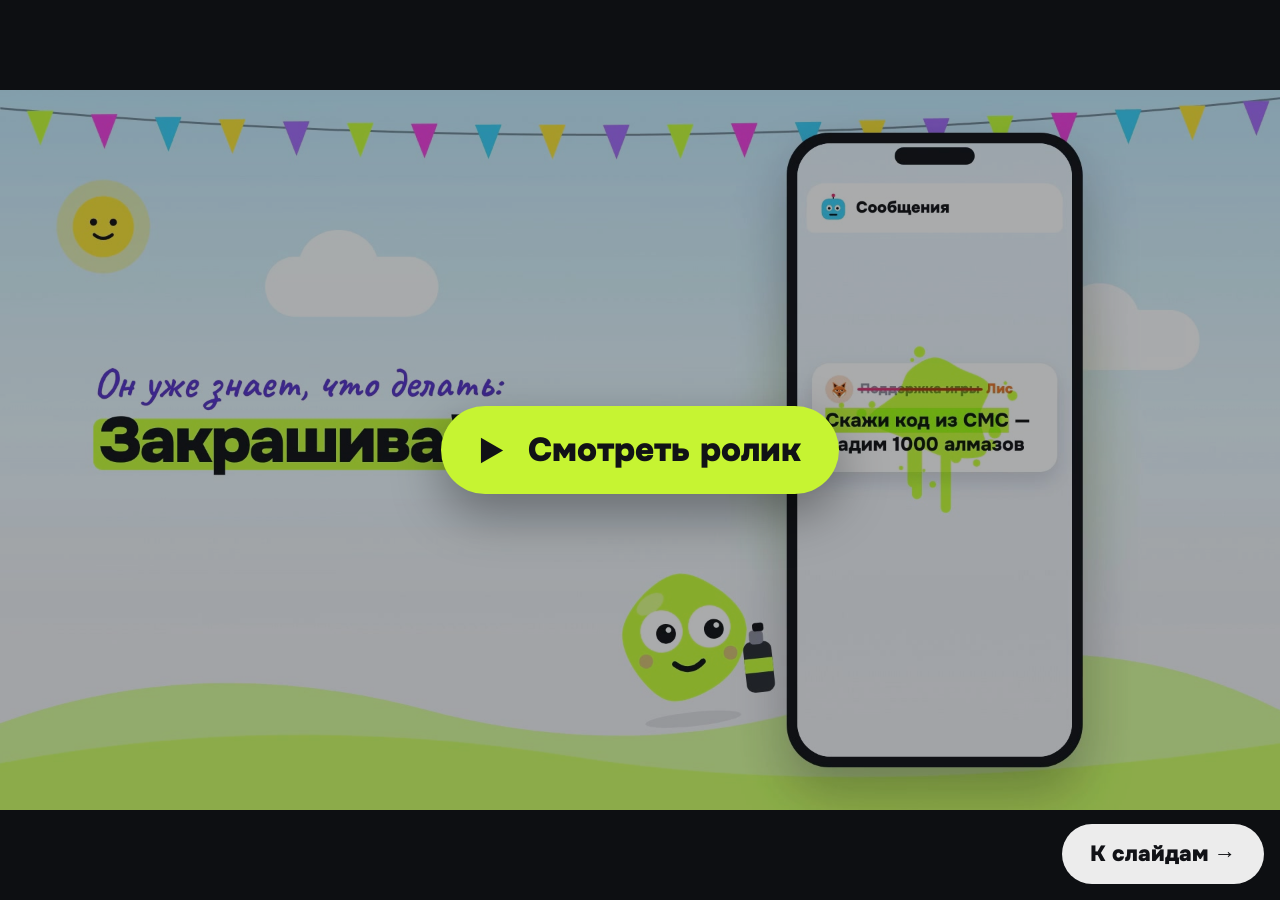
<file: pitch/index.html>
<!doctype html>
<html lang="ru">
<head>
<meta charset="UTF-8">
<meta name="viewport" content="width=device-width, initial-scale=1, viewport-fit=cover">
<title>Лавка на один день — питч</title>
<style>
@font-face{font-family:'Caveat';font-style:normal;font-weight:700;font-display:block;src:url('fonts/caveat-700-cyrillic.woff2') format('woff2');unicode-range:U+0301, U+0400-045F, U+0490-0491, U+04B0-04B1, U+2116;}
@font-face{font-family:'Caveat';font-style:normal;font-weight:700;font-display:block;src:url('fonts/caveat-700-latin.woff2') format('woff2');unicode-range:U+0000-00FF, U+0131, U+0152-0153, U+02BB-02BC, U+02C6, U+02DA, U+02DC, U+0304, U+0308, U+0329, U+2000-206F, U+20AC, U+2122, U+2191, U+2193, U+2212, U+2215, U+FEFF, U+FFFD;}
@font-face{font-family:'Onest';font-style:normal;font-weight:600;font-display:block;src:url('fonts/onest-600-cyrillic.woff2') format('woff2');unicode-range:U+0301, U+0400-045F, U+0490-0491, U+04B0-04B1, U+2116;}
@font-face{font-family:'Onest';font-style:normal;font-weight:600;font-display:block;src:url('fonts/onest-600-latin.woff2') format('woff2');unicode-range:U+0000-00FF, U+0131, U+0152-0153, U+02BB-02BC, U+02C6, U+02DA, U+02DC, U+0304, U+0308, U+0329, U+2000-206F, U+20AC, U+2122, U+2191, U+2193, U+2212, U+2215, U+FEFF, U+FFFD;}
@font-face{font-family:'Onest';font-style:normal;font-weight:800;font-display:block;src:url('fonts/onest-800-cyrillic.woff2') format('woff2');unicode-range:U+0301, U+0400-045F, U+0490-0491, U+04B0-04B1, U+2116;}
@font-face{font-family:'Onest';font-style:normal;font-weight:800;font-display:block;src:url('fonts/onest-800-latin.woff2') format('woff2');unicode-range:U+0000-00FF, U+0131, U+0152-0153, U+02BB-02BC, U+02C6, U+02DA, U+02DC, U+0304, U+0308, U+0329, U+2000-206F, U+20AC, U+2122, U+2191, U+2193, U+2212, U+2215, U+FEFF, U+FFFD;}
@font-face{font-family:'Onest';font-style:normal;font-weight:900;font-display:block;src:url('fonts/onest-900-cyrillic.woff2') format('woff2');unicode-range:U+0301, U+0400-045F, U+0490-0491, U+04B0-04B1, U+2116;}
@font-face{font-family:'Onest';font-style:normal;font-weight:900;font-display:block;src:url('fonts/onest-900-latin.woff2') format('woff2');unicode-range:U+0000-00FF, U+0131, U+0152-0153, U+02BB-02BC, U+02C6, U+02DA, U+02DC, U+0304, U+0308, U+0329, U+2000-206F, U+20AC, U+2122, U+2191, U+2193, U+2212, U+2215, U+FEFF, U+FFFD;}
:root{--bg:#F2F3F7;--ink:#111216;--ink2:#2B2D35;--muted:#6B6F80;--lime:#C6F432;--pink:#FF5CE6;--pink2:#FF9CEF;--cyan:#2EC5FF;--cyan2:#9BE3FF;--yellow:#FFDD2E;--fox:#FF7A1A;--purple:#5A3FD6;--red:#FF3D6E;--green:#1FD16C;--m:#C6F432}
*{margin:0;padding:0;box-sizing:border-box}
html,body{height:100%;background:#DDF0FB;overflow:hidden;font-family:'Onest',system-ui,sans-serif;color:var(--ink);-webkit-tap-highlight-color:transparent}
svg{display:block}

/* сцена 1920×1080, масштабируется под окно */
#fit{position:fixed;inset:0}
#deck{position:absolute;left:50%;top:50%;width:1920px;height:1080px;transform-origin:50% 50%;overflow:hidden;background:var(--bg);box-shadow:0 30px 80px rgba(17,18,22,.18)}
.sky{position:absolute;inset:0;background:linear-gradient(#BFE8FF 0%,#E8F7FF 45%,#F2F3F7 80%)}
.hills{position:absolute;left:0;right:0;bottom:0;height:240px}
.hills svg{width:100%;height:100%}
.garland{position:absolute;left:0;right:0;top:-6px;height:110px;animation:sway 3.5s ease-in-out infinite alternate;transform-origin:50% 0}
.garland svg{width:100%;height:100%}
@keyframes sway{from{transform:rotate(-.5deg)}to{transform:rotate(.5deg)}}
.brand{position:absolute;left:64px;bottom:34px;z-index:5;display:flex;align-items:center;gap:12px;font-weight:900;font-size:26px}
.brand .bk{width:46px;height:46px}
.pager{position:absolute;right:64px;bottom:40px;z-index:5;font-weight:800;font-size:24px;color:var(--muted);font-variant-numeric:tabular-nums}
.bar{position:absolute;left:0;bottom:0;height:8px;background:var(--lime);z-index:6;transition:width .4s cubic-bezier(.2,.8,.2,1)}

/* слайды */
.slide{position:absolute;inset:0;opacity:0;visibility:hidden;pointer-events:none;transition:opacity .35s,visibility .35s}
.slide.on{opacity:1;visibility:visible;pointer-events:auto}
.slide [data-a]{opacity:0;transform:translateY(40px)}
.slide.on [data-a]{animation:rise .6s cubic-bezier(.2,.9,.25,1.15) both;animation-delay:calc(var(--d,0) * 1s)}
.slide.on [data-a=pop]{animation-name:pop}
.slide.on [data-a=left]{animation-name:fromLeft}
@keyframes rise{from{opacity:0;transform:translateY(40px)}to{opacity:1;transform:none}}
@keyframes pop{from{opacity:0;transform:scale(.4) rotate(-8deg)}to{opacity:1;transform:none}}
@keyframes fromLeft{from{opacity:0;transform:translateX(-60px)}to{opacity:1;transform:none}}

.col{position:absolute;left:140px;top:150px;bottom:130px;width:900px;display:flex;flex-direction:column;justify-content:center;gap:30px}
.col.wide{width:1640px}
.kick{font-family:'Caveat',cursive;font-weight:700;font-size:56px;color:var(--purple);line-height:1}
.h{font-weight:900;font-size:78px;line-height:1.02;letter-spacing:-.03em}
.h .hl{background:linear-gradient(transparent 12%,var(--lime) 12%,var(--lime) 94%,transparent 94%);padding:0 6px;border-radius:10px;-webkit-box-decoration-break:clone;box-decoration-break:clone}
.lead{font-weight:700;font-size:42px;line-height:1.25;color:var(--ink2)}
.pts{display:flex;flex-direction:column;gap:20px}
.pt{display:flex;align-items:center;gap:20px;font-weight:700;font-size:40px;line-height:1.2}
.pt .ico{width:68px;height:68px;flex:none;border-radius:22px;background:#fff;display:grid;place-items:center;box-shadow:0 8px 20px rgba(24,26,40,.1)}
.pt .ico svg{width:46px;height:46px}
.pt b{font-weight:900}
.chip{display:inline-flex;align-items:center;gap:12px;padding:12px 26px 12px 16px;border-radius:40px;font-weight:900;font-size:36px;box-shadow:0 10px 24px rgba(24,26,40,.12);align-self:flex-start}
.chip svg{width:44px;height:44px}
.chip.lime{background:var(--lime)}.chip.pink{background:var(--pink2)}.chip.cyan{background:var(--cyan2)}.chip.white{background:#fff}

/* телефон */
.phone{position:absolute;width:444px;height:952px;border-radius:64px;background:var(--ink);box-shadow:0 40px 80px rgba(17,18,22,.28)}
.phone .scr{position:absolute;left:16px;top:16px;right:16px;bottom:16px;border-radius:50px;overflow:hidden;background:#EAF6FF}
.phone .scr video,.phone .scr img,.phone .scr iframe{position:absolute;inset:0;width:100%;height:100%;object-fit:cover;border:0}
.phone .notch{position:absolute;left:50%;top:22px;width:120px;height:26px;margin-left:-60px;border-radius:14px;background:var(--ink);z-index:3;pointer-events:none}
.phone.r{left:1300px;top:64px}
.phone.sm{width:360px;height:772px;border-radius:52px}
.phone.sm .scr{border-radius:40px;left:13px;top:13px;right:13px;bottom:13px}
.phone.sm .notch{width:96px;height:22px;margin-left:-48px;top:18px}
.glow{position:absolute;width:760px;height:900px;border-radius:50%;background:radial-gradient(closest-side,rgba(198,244,50,.6),rgba(198,244,50,0));animation:breathe 3s ease-in-out infinite alternate}
@keyframes breathe{from{transform:scale(.94);opacity:.7}to{transform:scale(1.05);opacity:1}}

/* карточки */
.card{background:#fff;border-radius:34px;box-shadow:0 16px 40px rgba(24,26,40,.12)}
.cards3{display:grid;grid-template-columns:repeat(3,1fr);gap:36px}
.dom{padding:40px 34px 38px;display:flex;flex-direction:column;gap:18px}
.dom .di{width:96px;height:96px;border-radius:30px;display:grid;place-items:center}
.dom .di svg{width:62px;height:62px}
.dom h3{font-weight:900;font-size:46px;line-height:1.05}
.dom p{font-weight:700;font-size:34px;line-height:1.25;color:var(--ink2)}
.tags{display:flex;flex-wrap:wrap;gap:16px}
.tag{display:inline-flex;align-items:center;gap:10px;background:#fff;border-radius:22px;padding:12px 22px;font-weight:800;font-size:34px;box-shadow:0 8px 20px rgba(24,26,40,.1)}
.tag svg{width:40px;height:40px}

/* таймлайн дня */
.flow{display:grid;grid-template-columns:repeat(4,1fr);gap:28px;align-items:stretch}
.step{position:relative;padding:34px 30px;display:flex;flex-direction:column;gap:16px}
.step .n{width:64px;height:64px;border-radius:50%;background:var(--ink);color:var(--lime);display:grid;place-items:center;font-weight:900;font-size:34px}
.step h3{font-weight:900;font-size:42px;line-height:1.05}
.step p{font-weight:700;font-size:32px;line-height:1.25;color:var(--ink2)}
.step .art{height:120px;display:flex;align-items:flex-end;gap:8px}
.step .art svg{height:100%;width:auto}
.step:not(:last-child)::after{content:"";position:absolute;right:-26px;top:50%;width:24px;height:24px;margin-top:-12px;border-top:6px solid var(--ink);border-right:6px solid var(--ink);transform:rotate(45deg);opacity:.35}

/* скриншоты */
.shot{position:absolute;border-radius:40px;overflow:hidden;box-shadow:0 30px 60px rgba(17,18,22,.22);border:10px solid var(--ink);background:#fff}
.shot img{display:block;width:100%;height:100%;object-fit:cover}
.cap{position:absolute;background:var(--ink);color:#fff;font-weight:900;font-size:30px;padding:12px 22px;border-radius:20px;white-space:nowrap;box-shadow:0 10px 24px rgba(0,0,0,.2)}
.cap.lime{background:var(--lime);color:var(--ink)}

.imsg{position:absolute;left:1120px;top:250px;width:640px;padding:30px 34px 36px;overflow:hidden}
.imt{display:flex;align-items:center;gap:14px;font-weight:800;font-size:30px;color:var(--muted);margin-bottom:12px}
.iav{width:56px;height:56px}.iav svg{width:100%;height:100%}
.itx{font-weight:800;font-size:44px;line-height:1.2;position:relative;z-index:1}
.ikey{background:linear-gradient(transparent 12%,var(--lime) 12%,var(--lime) 92%,transparent 92%);padding:0 4px}
.isplat{position:absolute;right:-30px;top:-40px;width:300px;height:300px;mix-blend-mode:multiply;pointer-events:none}
.isplat svg{width:100%;height:100%}
.qrs{display:flex;gap:80px;justify-content:center}
.qr{width:430px;padding:34px 34px 30px;display:flex;flex-direction:column;align-items:center;gap:12px}
.qr .qi{width:340px;height:340px}.qr .qi svg{width:100%;height:100%;display:block}
.qr b{font-weight:900;font-size:44px}.qr span{font-weight:700;font-size:26px;color:var(--muted)}
/* код события */
.code{font-family:ui-monospace,'SFMono-Regular',Menlo,monospace;font-size:31px;line-height:1.45;background:var(--ink);color:#E8EAF2;border-radius:34px;padding:38px 44px;box-shadow:0 20px 50px rgba(17,18,22,.25)}
.code .k{color:var(--lime)}.code .c{color:#8B8FA0}.code .v{color:var(--cyan2)}

/* наклейки */
.stk{display:flex;gap:24px}
.stk .s{width:220px;padding:20px 12px 18px;display:flex;flex-direction:column;align-items:center;gap:10px;text-align:center}
.stk .s .sv{width:116px;height:116px}
.stk .s b{font-weight:900;font-size:36px}
.stk .s small{font-weight:700;font-size:28px;color:var(--muted)}

.medals{display:flex;gap:18px;align-items:flex-end}
.medals div{width:150px;height:172px}
.medals svg{width:100%;height:100%}
.prods{display:flex;gap:30px}
.prods div{width:150px;height:150px}
.prods svg{width:100%;height:100%}
.crit{position:absolute}
.crit svg{width:100%;height:100%}

/* интро-ролик */
#intro{position:fixed;inset:0;z-index:50;background:#0E0F13;display:grid;place-items:center;transition:opacity .5s}
#intro.gone{opacity:0;pointer-events:none}
#intro video{width:100%;height:100%;object-fit:contain;background:#0E0F13}
#play{position:absolute;inset:0;display:grid;place-items:center;background:rgba(14,15,19,.35);border:0;cursor:pointer}
#play span{display:flex;align-items:center;gap:clamp(10px,1.4vw,18px);background:var(--lime);color:var(--ink);font:900 clamp(20px,2.6vw,34px) 'Onest',sans-serif;white-space:nowrap;padding:clamp(14px,1.8vw,24px) clamp(24px,3vw,40px) clamp(14px,1.8vw,24px) clamp(18px,2.2vw,30px);border-radius:60px;box-shadow:0 20px 50px rgba(0,0,0,.35);transition:transform .15s}
#play:hover span{transform:scale(1.04)}
#play svg{width:clamp(26px,3.2vw,44px);height:clamp(26px,3.2vw,44px)}
#skip{position:absolute;right:max(16px,env(safe-area-inset-right));bottom:max(16px,env(safe-area-inset-bottom));z-index:2;background:rgba(255,255,255,.92);color:var(--ink);border:0;border-radius:40px;padding:16px 28px;font:900 22px 'Onest',sans-serif;cursor:pointer}
#intro.playing #play{display:none}

/* заметки докладчика */
#notes{position:fixed;left:50%;bottom:20px;transform:translateX(-50%);width:min(980px,calc(100% - 32px));z-index:40;background:rgba(17,18,22,.92);color:#fff;border-radius:22px;padding:18px 24px;font:600 18px/1.45 'Onest',sans-serif;display:none}
#notes.show{display:block}
#notes b{color:var(--lime);font-weight:900;margin-right:8px}
.hint{position:fixed;right:16px;top:14px;z-index:40;font:700 13px 'Onest',sans-serif;color:var(--muted);background:rgba(255,255,255,.75);border-radius:12px;padding:6px 10px;transition:opacity .4s}
.hint.hide{opacity:0}
.nav{position:fixed;top:50%;z-index:30;width:56px;height:56px;margin-top:-28px;border-radius:50%;border:0;background:rgba(255,255,255,.85);box-shadow:0 6px 16px rgba(17,18,22,.15);display:grid;place-items:center;cursor:pointer;opacity:.0;transition:opacity .2s}
body:hover .nav{opacity:.9}
.nav svg{width:26px;height:26px}
#prev{left:14px}#next{right:14px}
/* Кляксик — анимации из игры */
.klx .k-body{transform-box:fill-box;transform-origin:50% 100%;animation:kBob 2.2s ease-in-out infinite}
@keyframes kBob{0%,100%{transform:translateY(0) scale(1,1)}50%{transform:translateY(-4px) scale(.98,1.03)}}
.klx .k-eyes{transform-box:fill-box;transform-origin:center;animation:kBlink 4.2s infinite}
@keyframes kBlink{0%,93%,100%{transform:scaleY(1)}96%{transform:scaleY(.1)}}
.klx .mo{opacity:0;transition:opacity .15s}
.klx .mo-smile{opacity:1}
.klx .k-drip{animation:kDrip 3.4s ease-in infinite;transform-box:fill-box;transform-origin:50% 0}
@keyframes kDrip{0%,30%{transform:scaleY(0);opacity:1}75%{transform:scaleY(1);opacity:1}100%{transform:scaleY(1) translateY(10px);opacity:0}}
.spray-can{transform-box:fill-box;transform-origin:50% 100%;animation:canShake 1.4s ease-in-out infinite}
@keyframes canShake{0%,100%{transform:rotate(-8deg)}50%{transform:rotate(6deg)}}

.klx .mo{opacity:0}.klx .mo-smile{opacity:1}
@media (prefers-reduced-motion:reduce){.klx *,.spray-can{animation:none!important}}
#rotate{display:none;position:fixed;left:50%;bottom:24px;transform:translateX(-50%);z-index:45;background:var(--ink);color:#fff;font:800 15px 'Onest',sans-serif;padding:10px 16px;border-radius:14px;white-space:nowrap}
@media (orientation:portrait) and (max-width:700px){#rotate{display:block}#intro:not(.gone)~#rotate{display:none}}
@media (hover:none){.nav,.hint{display:none}}
@media (prefers-reduced-motion:reduce){.slide.on [data-a]{animation:none;opacity:1;transform:none}.garland,.glow{animation:none}}
</style>
</head>
<body>

<div id="intro">
  <video id="promo" poster="media/promo.jpg" playsinline preload="auto"><source src="media/promo.mp4" type="video/mp4"><source src="media/promo.webm" type="video/webm"></video>
  <button id="play" aria-label="Смотреть ролик"><span><svg viewBox="0 0 24 24"><path d="M7 4.5v15l13-7.5z" fill="#111216"/></svg>Смотреть ролик</span></button>
  <button id="skip">К слайдам →</button>
</div>

<div id="fit"><div id="deck">
  <div class="sky"></div>
  <div class="hills"><svg viewBox="0 0 1920 240" preserveAspectRatio="none"><path d="M0 140Q300 50 640 120T1300 100T1920 120V240H0z" fill="#D9F59A"/><path d="M0 190Q420 120 860 180T1920 165V240H0z" fill="#C6F432" opacity=".55"/></svg></div>
  <div class="garland"><svg viewBox="0 0 1920 110" preserveAspectRatio="none"><path d="M0 24Q960 110 1920 24" stroke="#111216" stroke-width="3" fill="none" opacity=".4"/><path d="M40 28l40 0-20 50z" fill="#C6F432"/><path d="M136 33l40 0-20 50z" fill="#FF5CE6"/><path d="M232 38l40 0-20 50z" fill="#2EC5FF"/><path d="M328 42l40 0-20 50z" fill="#FFDD2E"/><path d="M424 45l40 0-20 50z" fill="#A77BFF"/><path d="M520 48l40 0-20 50z" fill="#C6F432"/><path d="M616 50l40 0-20 50z" fill="#FF5CE6"/><path d="M712 52l40 0-20 50z" fill="#2EC5FF"/><path d="M808 53l40 0-20 50z" fill="#FFDD2E"/><path d="M904 54l40 0-20 50z" fill="#A77BFF"/><path d="M1000 54l40 0-20 50z" fill="#C6F432"/><path d="M1096 53l40 0-20 50z" fill="#FF5CE6"/><path d="M1192 52l40 0-20 50z" fill="#2EC5FF"/><path d="M1288 50l40 0-20 50z" fill="#FFDD2E"/><path d="M1384 48l40 0-20 50z" fill="#A77BFF"/><path d="M1480 45l40 0-20 50z" fill="#C6F432"/><path d="M1576 42l40 0-20 50z" fill="#FF5CE6"/><path d="M1672 38l40 0-20 50z" fill="#2EC5FF"/><path d="M1768 33l40 0-20 50z" fill="#FFDD2E"/><path d="M1864 28l40 0-20 50z" fill="#A77BFF"/></svg></div>

  <!-- 1 -->
  <section class="slide" data-notes="Добрый день! Мы — команда «Лавки на один день». Вы только что видели ролик: ребёнку пишет «поддержка», а он уже знает, что делать. Это HTML5-игра для СберKids: один день на ярмарке, за который ребёнок тренирует деньги, безопасность и дружбу.">
    <div class="glow" style="left:1080px;top:110px"></div>
    <div class="col">
      <div class="kick" data-a style="--d:.05">Хакатон СберKids · HTML5-игра</div>
      <div class="h" data-a style="--d:.15;font-size:120px">Лавка на <span class="hl">один день</span></div>
      <div class="lead" data-a style="--d:.3">Один день на ярмарке: ребёнок продаёт, считает сдачу, закрашивает мошенников и поддерживает друзей.</div>
    </div>
    <div class="crit" data-a="pop" style="--d:.35;left:1260px;top:250px;width:420px;height:420px"><svg class="klx" viewBox="0 0 132 132"  aria-hidden="true">
    <ellipse cx="60" cy="124" rx="34" ry="5" fill="#111216" opacity=".08"/>
    <g class="k-body">
      <path style="fill:var(--m)" d="M60.0 20.7C69.0 20.7 79.5 27.8 86.8 34.1C94.1 40.3 102.0 49.5 103.6 58.3C105.1 67.1 100.9 79.1 95.9 86.7C91.0 94.4 82.6 100.7 74.0 104.4C65.4 108.2 52.7 112.1 44.3 109.2C35.8 106.3 28.0 95.7 23.3 87.2C18.6 78.7 14.7 67.2 16.3 58.3C17.9 49.4 25.6 40.0 32.9 33.7C40.2 27.4 51.0 20.6 60.0 20.7Z"><animate attributeName="d" dur="3.4s" repeatCount="indefinite" calcMode="spline" keySplines=".45 0 .55 1;.45 0 .55 1;.45 0 .55 1" values="M60.0 20.7C69.0 20.7 79.5 27.8 86.8 34.1C94.1 40.3 102.0 49.5 103.6 58.3C105.1 67.1 100.9 79.1 95.9 86.7C91.0 94.4 82.6 100.7 74.0 104.4C65.4 108.2 52.7 112.1 44.3 109.2C35.8 106.3 28.0 95.7 23.3 87.2C18.6 78.7 14.7 67.2 16.3 58.3C17.9 49.4 25.6 40.0 32.9 33.7C40.2 27.4 51.0 20.6 60.0 20.7Z;M60.0 21.2C69.5 20.6 83.1 24.2 89.8 30.4C96.6 36.7 99.3 49.3 100.5 58.9C101.7 68.4 101.7 79.9 97.3 87.5C92.9 95.2 83.0 101.2 74.1 104.8C65.3 108.4 52.9 112.1 44.3 109.2C35.6 106.4 27.1 96.3 22.2 87.8C17.3 79.3 13.0 67.0 14.8 58.0C16.6 49.1 25.6 40.1 33.1 34.0C40.7 27.8 50.5 21.8 60.0 21.2Z;M60.0 24.6C69.4 25.4 79.1 29.1 86.2 34.7C93.3 40.4 101.2 49.9 102.7 58.5C104.2 67.1 100.1 78.6 95.4 86.5C90.7 94.3 82.8 102.5 74.4 105.7C66.1 108.9 54.2 108.8 45.5 105.8C36.8 102.8 26.7 95.7 22.1 87.9C17.5 80.0 16.7 68.3 18.0 58.6C19.3 48.9 22.7 35.5 29.7 29.9C36.7 24.2 50.6 23.8 60.0 24.6Z;M60.0 20.7C69.0 20.7 79.5 27.8 86.8 34.1C94.1 40.3 102.0 49.5 103.6 58.3C105.1 67.1 100.9 79.1 95.9 86.7C91.0 94.4 82.6 100.7 74.0 104.4C65.4 108.2 52.7 112.1 44.3 109.2C35.8 106.3 28.0 95.7 23.3 87.2C18.6 78.7 14.7 67.2 16.3 58.3C17.9 49.4 25.6 40.0 32.9 33.7C40.2 27.4 51.0 20.6 60.0 20.7Z"/></path>
      <path class="k-drip" style="fill:var(--m)" d="M76 104q4 0 4 6v8a4 4 0 0 1-8 0v-8q0-6 4-6z"/>
      <ellipse cx="38" cy="40" rx="11" ry="6" fill="#fff" opacity=".4" transform="rotate(-30 38 40)"/>
      <g class="k-eyes">
        <circle cx="44" cy="60" r="15" fill="#fff"/><circle cx="78" cy="60" r="15" fill="#fff"/>
        <g class="k-pupils" style="transition:transform .3s">
          <g><animateTransform attributeName="transform" type="translate" dur="5.5s" repeatCount="indefinite" values="0 0;-4 1;-4 1;4 -1;4 -1;0 2;0 0" keyTimes="0;.12;.35;.47;.7;.85;1"/>
            <circle cx="47" cy="62" r="7" fill="#111216"/><circle cx="81" cy="62" r="7" fill="#111216"/>
            <circle cx="49" cy="59.5" r="2" fill="#fff"/><circle cx="83" cy="59.5" r="2" fill="#fff"/></g>
        </g>
      </g>
      <circle cx="31" cy="80" r="5" fill="#FF5CE6" opacity=".35"/><circle cx="91" cy="80" r="5" fill="#FF5CE6" opacity=".35"/>
      <path class="mo mo-smile" d="M51 84q10 9 20 0" stroke="#111216" stroke-width="4" fill="none" stroke-linecap="round"/>
      
      
      
    </g>
    <g transform="translate(100 64)"><g class="spray-can">
      <rect x="0" y="10" width="20" height="36" rx="6" fill="#2B2D35"/><rect x="0" y="22" width="20" height="10" style="fill:var(--m)"/>
      <rect x="5" y="2" width="10" height="10" rx="3" fill="#8B8FA0"/><rect x="8" y="-3" width="8" height="6" rx="2" fill="#111216"/>
      <circle r="2" style="fill:var(--m)"><animate attributeName="cx" values="16;30" dur="0.70s" begin="0s" repeatCount="indefinite"/><animate attributeName="cy" values="-2;-14" dur="0.70s" begin="0s" repeatCount="indefinite"/><animate attributeName="opacity" values="1;0" dur="0.70s" begin="0s" repeatCount="indefinite"/></circle><circle r="3" style="fill:var(--m)"><animate attributeName="cx" values="16;36" dur="0.78s" begin="0.12s" repeatCount="indefinite"/><animate attributeName="cy" values="-2;-24" dur="0.78s" begin="0.12s" repeatCount="indefinite"/><animate attributeName="opacity" values="1;0" dur="0.78s" begin="0.12s" repeatCount="indefinite"/></circle><circle r="4" style="fill:var(--m)"><animate attributeName="cx" values="16;42" dur="0.86s" begin="0.24s" repeatCount="indefinite"/><animate attributeName="cy" values="-2;-34" dur="0.86s" begin="0.24s" repeatCount="indefinite"/><animate attributeName="opacity" values="1;0" dur="0.86s" begin="0.24s" repeatCount="indefinite"/></circle><circle r="2" style="fill:var(--m)"><animate attributeName="cx" values="16;48" dur="0.94s" begin="0.36s" repeatCount="indefinite"/><animate attributeName="cy" values="-2;-14" dur="0.94s" begin="0.36s" repeatCount="indefinite"/><animate attributeName="opacity" values="1;0" dur="0.94s" begin="0.36s" repeatCount="indefinite"/></circle><circle r="3" style="fill:var(--m)"><animate attributeName="cx" values="16;54" dur="1.02s" begin="0.48s" repeatCount="indefinite"/><animate attributeName="cy" values="-2;-24" dur="1.02s" begin="0.48s" repeatCount="indefinite"/><animate attributeName="opacity" values="1;0" dur="1.02s" begin="0.48s" repeatCount="indefinite"/></circle><circle r="4" style="fill:var(--m)"><animate attributeName="cx" values="16;60" dur="1.10s" begin="0.6s" repeatCount="indefinite"/><animate attributeName="cy" values="-2;-34" dur="1.10s" begin="0.6s" repeatCount="indefinite"/><animate attributeName="opacity" values="1;0" dur="1.10s" begin="0.6s" repeatCount="indefinite"/></circle>
    </g></g>
  </svg></div>
    <div class="prods" style="position:absolute;left:1150px;top:720px">
      <div data-a="pop" style="--d:.5"><svg viewBox="0 0 64 64"><path d="M16 18h32l-4 40a4 4 0 0 1-4 4H24a4 4 0 0 1-4-4z" fill="#E9F7FF" stroke="#111216" stroke-width="2.5"/><path d="M18.6 30h26.8l-2.6 27.3a3 3 0 0 1-3 2.7H24.2a3 3 0 0 1-3-2.7z" fill="#FFE14D"/><rect x="24" y="36" width="8" height="8" rx="2" fill="#fff" opacity=".85"/><rect x="34" y="43" width="7" height="7" rx="2" fill="#fff" opacity=".7"/><path d="M36 22L44 4" stroke="#FF5CE6" stroke-width="4" stroke-linecap="round"/><circle cx="47" cy="19" r="9" fill="#C6F432" stroke="#111216" stroke-width="2.2"/><path d="M47 12v14M40 19h14M42 14l10 10M52 14l-10 10" stroke="#8DC11A" stroke-width="1.5"/></svg></div><div data-a="pop" style="--d:.6"><svg viewBox="0 0 64 64"><circle cx="32" cy="34" r="24" fill="#F4C27A" stroke="#111216" stroke-width="2.5"/><path d="M11 31q3-15 21-17t23 13q1 9-7 10t-13 7-14-3-10-10z" fill="#FF8AD8"/><circle cx="32" cy="33" r="8" fill="#F2F3F7" stroke="#111216" stroke-width="2.5"/><g stroke-width="3" stroke-linecap="round"><path d="M18 26l3-2" stroke="#2EC5FF"/><path d="M42 20l3 1" stroke="#C6F432"/><path d="M47 33l1 3" stroke="#FFDD2E"/><path d="M24 43l-3 2" stroke="#A77BFF"/><path d="M28 19l3 -1" stroke="#fff"/><path d="M40 44l3 1" stroke="#2EC5FF"/></g></svg></div><div data-a="pop" style="--d:.7"><svg viewBox="0 0 64 64"><rect x="14" y="18" width="36" height="40" rx="11" fill="#E9F7FF" stroke="#111216" stroke-width="2.5"/><rect x="12" y="10" width="40" height="11" rx="4" fill="#A77BFF" stroke="#111216" stroke-width="2.5"/><path d="M16.5 38q8-9 16-3t15-2v14a9 9 0 0 1-9 9H25a8.5 8.5 0 0 1-8.5-8.5z" fill="#7CE85A"/><circle cx="27" cy="46" r="3.6" fill="#fff"/><circle cx="37" cy="46" r="3.6" fill="#fff"/><circle cx="27.6" cy="46.6" r="1.8" fill="#111216"/><circle cx="37.6" cy="46.6" r="1.8" fill="#111216"/><path d="M29 52q3 2 6 0" stroke="#111216" stroke-width="1.6" fill="none" stroke-linecap="round"/></svg></div>
    </div>
  </section>

  <!-- 2 -->
  <section class="slide" data-notes="Задача трека: в приложении уже есть игры, но нужна игра, которая учит. Три приоритетных домена — финансовая грамотность, безопасность и мягкие навыки. Формат — HTML5-страница внутри приложения, сессия 3–5 минут, звук только по кнопке.">
    <div class="col wide" style="gap:44px">
      <div class="kick" data-a>Задача хакатона</div>
      <div class="h" data-a style="--d:.1">Детям нужна игра, которая <span class="hl">учит</span>, а не только развлекает</div>
      <div class="cards3">
        <div class="card dom" data-a style="--d:.25"><div class="di" style="background:var(--lime)"><svg viewBox="0 0 24 24" aria-hidden="true"><circle cx="12" cy="12" r="10" fill="#FFDD2E" stroke="#111216" stroke-width="1.6" stroke-linejoin="round"/><circle cx="12" cy="12" r="6.4" fill="none" stroke="#E6A800" stroke-width="1.8"/><path d="M12 8.6l1 2.1 2.3.2-1.7 1.5.5 2.3-2.1-1.2-2.1 1.2.5-2.3-1.7-1.5 2.3-.2z" fill="#E6A800"/></svg></div><h3>Финансовая грамотность</h3><p>Цена и ценность, копить или потратить, хватит ли денег, кредит</p></div>
        <div class="card dom" data-a style="--d:.35"><div class="di" style="background:var(--pink2)"><svg viewBox="0 0 24 24" aria-hidden="true"><path d="M12 2.5l8 3v5.8c0 5-3.4 8.8-8 10.4-4.6-1.6-8-5.4-8-10.4V5.5z" fill="#2EC5FF" stroke="#111216" stroke-width="1.6" stroke-linejoin="round"/><path d="M8.3 12l2.6 2.6 4.8-5.2" stroke="#fff" stroke-width="2.2" fill="none" stroke-linecap="round" stroke-linejoin="round"/></svg></div><h3>Безопасность</h3><p>«Не говори код», подозрительная ссылка, незнакомец, давление срочностью</p></div>
        <div class="card dom" data-a style="--d:.45"><div class="di" style="background:var(--cyan2)"><svg viewBox="0 0 24 24" aria-hidden="true"><path d="M12 20.5s-8-5-8-10.6A4.4 4.4 0 0 1 12 7a4.4 4.4 0 0 1 8 2.9c0 5.6-8 10.6-8 10.6z" fill="#FF3D6E" stroke="#111216" stroke-width="1.6" stroke-linejoin="round"/><ellipse cx="8.4" cy="9.8" rx="1.7" ry="1" fill="#fff" opacity=".7" transform="rotate(-30 8.4 9.8)"/></svg></div><h3>Мягкие навыки</h3><p>Распознать эмоцию, дружба, урегулирование конфликтов</p></div>
      </div>
      <div class="tags" data-a style="--d:.55"><span class="tag"><svg viewBox="0 0 24 24" aria-hidden="true"><path d="M6.2 3.2l3.2.6 1.2 4-2 1.6c1 2.3 2.8 4.1 5.1 5.1l1.6-2 4 1.2.6 3.2-2.4 2.6C10.6 19.6 4.4 13.4 3.6 5.6z" fill="#1FD16C" stroke="#111216" stroke-width="1.6" stroke-linejoin="round"/></svg>HTML5 в WebView</span><span class="tag"><svg viewBox="0 0 24 24" aria-hidden="true"><path d="M4 5.5l3-2.5M20 5.5l-3-2.5" stroke="#111216" stroke-width="2" stroke-linecap="round"/><circle cx="12" cy="13" r="8" fill="#FF7A9A" stroke="#111216" stroke-width="1.6" stroke-linejoin="round"/><circle cx="12" cy="13" r="5.6" fill="#fff"/><path d="M12 9.6V13l2.4 1.6" stroke="#111216" stroke-width="1.8" fill="none" stroke-linecap="round"/></svg>Сессия 3–5 минут</span><span class="tag"><svg viewBox="0 0 24 24" aria-hidden="true"><path d="M4 11a7 7 0 0 1 12-5l2 2M20 13a7 7 0 0 1-12 5l-2-2" stroke="#111216" stroke-width="2.4" fill="none" stroke-linecap="round"/><path d="M18 3.5V8h-4.5M6 20.5V16h4.5" stroke="#111216" stroke-width="2.4" fill="none" stroke-linecap="round" stroke-linejoin="round"/></svg>Можно переиграть</span></div>
    </div>
  </section>

  <!-- 3 -->
  <section class="slide" data-notes="Наша аудитория — дети 7–12 лет, младшая школа. В ТЗ безопасность упомянута для детей 6–7 лет, мы берём чуть шире: именно в эти годы у ребёнка появляется свой телефон, свои карманные деньги и свои чаты с друзьями. Поэтому в игре почти нет текста — иконки и реплики до 10 слов, правила показывает рука, проиграть нельзя, и всё укладывается в 3–5 минут.">
    <div class="col wide" style="gap:40px">
      <div class="kick" data-a>Для кого</div>
      <div class="h" data-a style="--d:.1">Дети 7–12 лет: <span class="hl">первый телефон, первые деньги, первые чаты</span></div>
      <div class="cards3">
        <div class="card dom" data-a style="--d:.25"><div class="di" style="background:var(--pink2)"><svg viewBox="0 0 24 24" aria-hidden="true"><path d="M6.2 3.2l3.2.6 1.2 4-2 1.6c1 2.3 2.8 4.1 5.1 5.1l1.6-2 4 1.2.6 3.2-2.4 2.6C10.6 19.6 4.4 13.4 3.6 5.6z" fill="#1FD16C" stroke="#111216" stroke-width="1.6" stroke-linejoin="round"/></svg></div><h3>Свой телефон</h3><p>Пишут незнакомцы, «поддержка игры», «друг с нового номера»</p></div>
        <div class="card dom" data-a style="--d:.35"><div class="di" style="background:var(--lime)"><svg viewBox="0 0 24 24" aria-hidden="true"><circle cx="12" cy="12" r="10" fill="#FFDD2E" stroke="#111216" stroke-width="1.6" stroke-linejoin="round"/><circle cx="12" cy="12" r="6.4" fill="none" stroke="#E6A800" stroke-width="1.8"/><path d="M12 8.6l1 2.1 2.3.2-1.7 1.5.5 2.3-2.1-1.2-2.1 1.2.5-2.3-1.7-1.5 2.3-.2z" fill="#E6A800"/></svg></div><h3>Свои деньги</h3><p>Первые покупки сам: хватит ли, сколько сдачи, стоит ли занимать</p></div>
        <div class="card dom" data-a style="--d:.45"><div class="di" style="background:var(--cyan2)"><svg viewBox="0 0 24 24" aria-hidden="true"><path d="M4 5h16a1.5 1.5 0 0 1 1.5 1.5v9A1.5 1.5 0 0 1 20 17h-9l-5 4v-4H4a1.5 1.5 0 0 1-1.5-1.5v-9A1.5 1.5 0 0 1 4 5z" fill="#C6F432" stroke="#111216" stroke-width="1.6" stroke-linejoin="round"/><path d="M7 10h10M7 13h6" stroke="#111216" stroke-width="1.6" stroke-linecap="round"/></svg></div><h3>Свои чаты</h3><p>Друг радуется, грустит или злится — как ответить</p></div>
      </div>
      <div class="tags" data-a style="--d:.55"><span class="tag"><svg viewBox="0 0 24 24" aria-hidden="true"><circle cx="10" cy="10" r="6.5" fill="#B5E9FF" stroke="#111216" stroke-width="1.6" stroke-linejoin="round"/><path d="M7.4 8a3 3 0 0 1 3-2" stroke="#fff" stroke-width="1.6" stroke-linecap="round" fill="none"/><path d="M15 15l5.5 5.5" stroke="#111216" stroke-width="3.2" stroke-linecap="round"/></svg>Почти без текста</span><span class="tag"><svg viewBox="0 0 24 24" aria-hidden="true"><path d="M7 4.5v15a1 1 0 0 0 1.5.9l12-7.5a1 1 0 0 0 0-1.8l-12-7.5A1 1 0 0 0 7 4.5z" fill="#111216"/></svg>Правила показывает рука</span><span class="tag"><svg viewBox="0 0 24 24" aria-hidden="true"><path d="M4 5.5l3-2.5M20 5.5l-3-2.5" stroke="#111216" stroke-width="2" stroke-linecap="round"/><circle cx="12" cy="13" r="8" fill="#FF7A9A" stroke="#111216" stroke-width="1.6" stroke-linejoin="round"/><circle cx="12" cy="13" r="5.6" fill="#fff"/><path d="M12 9.6V13l2.4 1.6" stroke="#111216" stroke-width="1.8" fill="none" stroke-linecap="round"/></svg>3–5 минут, проиграть нельзя</span></div>
    </div>
  </section>

  <!-- 4 -->
  <section class="slide" data-notes="Инсайт. «Не говори код» дети слышали много раз. Но в настоящем чате мошенник не пишет «я мошенник» — он обещает алмазы, скины и призы, и правило не срабатывает. Ребёнок узнаёт обман по знакомой фразе, если уже встречал её. Поэтому Лис в игре пишет теми же словами, а ребёнок закрашивает их руками. Потребность двойная: ребёнку — интересно и без нотаций, родителю — уверенность, что ребёнок скажет «нет». И всё это не отдельный урок: мошенник — просто ещё один покупатель на ярмарке.">
    <div class="col" style="width:960px">
      <div class="kick" data-a>Инсайт</div>
      <div class="h" data-a style="--d:.1">Мошенника узнают <span class="hl">по знакомой фразе</span>, а не по правилу</div>
      <div class="lead" data-a style="--d:.25">«Не говори код» дети слышали. Но в чате пишут про алмазы, скины и призы — и правило не срабатывает. Поэтому Лис в игре говорит теми же словами.</div>
      <div class="tags" data-a style="--d:.4"><span class="tag"><svg viewBox="0 0 24 24" aria-hidden="true"><path d="M12 20.5s-8-5-8-10.6A4.4 4.4 0 0 1 12 7a4.4 4.4 0 0 1 8 2.9c0 5.6-8 10.6-8 10.6z" fill="#FF3D6E" stroke="#111216" stroke-width="1.6" stroke-linejoin="round"/><ellipse cx="8.4" cy="9.8" rx="1.7" ry="1" fill="#fff" opacity=".7" transform="rotate(-30 8.4 9.8)"/></svg>Ребёнку — интересно, без нотаций</span><span class="tag"><svg viewBox="0 0 24 24" aria-hidden="true"><path d="M12 2.5l8 3v5.8c0 5-3.4 8.8-8 10.4-4.6-1.6-8-5.4-8-10.4V5.5z" fill="#2EC5FF" stroke="#111216" stroke-width="1.6" stroke-linejoin="round"/><path d="M8.3 12l2.6 2.6 4.8-5.2" stroke="#fff" stroke-width="2.2" fill="none" stroke-linecap="round" stroke-linejoin="round"/></svg>Родителю — спокойнее</span></div>
    </div>
    <div class="card imsg" data-a="pop" style="--d:.35"><div class="imt"><span class="iav"><svg viewBox="0 0 100 100"><rect x="10" y="18" width="80" height="72" rx="24" fill="#2EC5FF"/><path d="M50 18V8" stroke="#111216" stroke-width="4"/><circle cx="50" cy="7" r="6" fill="#FF3D6E"><animate attributeName="opacity" values="1;.3;1" dur="1.2s" repeatCount="indefinite"/></circle><circle cx="36" cy="50" r="10" fill="#fff"/><circle cx="64" cy="50" r="10" fill="#fff"/><circle cx="36" cy="51" r="4.5" fill="#111216"/><circle cx="64" cy="51" r="4.5" fill="#111216"/><rect x="36" y="70" width="28" height="6" rx="3" fill="#111216"/></svg></span><b>Поддержка игры</b></div><div class="itx"><span class="ikey">Скажи код из СМС</span> — дадим 1000 алмазов</div><div class="isplat"><svg class="splat" viewBox="0 0 150 150"><g class="sp" style="fill:var(--m)" filter="url(#spray)"><path d="M75.0 34.2C80.9 34.0 86.8 38.9 93.0 42.1C99.2 45.2 110.1 47.6 112.2 53.0C114.3 58.4 106.2 66.6 105.7 74.4C105.3 82.2 113.1 95.3 109.5 99.9C106.0 104.5 91.4 102.6 84.4 102.0C77.4 101.4 72.5 98.4 67.3 96.2C62.1 94.0 59.5 92.1 53.2 88.9C47.0 85.6 30.3 81.6 29.7 76.5C29.1 71.4 44.8 63.9 49.5 58.4C54.2 52.8 53.5 47.2 57.7 43.1C62.0 39.1 69.1 34.4 75.0 34.2Z"/><circle cx="25.1" cy="72.6" r="3.5"/><circle cx="73.7" cy="120.8" r="2.3"/><circle cx="116.0" cy="85.1" r="4.3"/><circle cx="113.4" cy="93.8" r="3.7"/><circle cx="89.5" cy="102.2" r="3.9"/><circle cx="52.1" cy="109.5" r="1.4"/><circle cx="107.7" cy="94.3" r="2.4"/><circle cx="103.6" cy="106.1" r="2.5"/><circle cx="116.8" cy="76.9" r="4.0"/><circle cx="128.0" cy="60.2" r="3.4"/><circle cx="123.2" cy="51.6" r="1.2"/><circle cx="32.3" cy="66.3" r="2.3"/><circle cx="59.7" cy="35.9" r="1.3"/><circle cx="11.5" cy="66.8" r="1.8"/><circle cx="64.7" cy="30.4" r="3.8"/><circle cx="67.6" cy="111.3" r="1.1"/></g><path class="drip" pathLength="1" d="M82.6 96v40.6" stroke-width="7.0" stroke-linecap="round" style="stroke:var(--m)"/><path class="drip" pathLength="1" d="M60.3 96v23.0" stroke-width="7.6" stroke-linecap="round" style="stroke:var(--m)"/><path class="drip" pathLength="1" d="M62.9 96v31.4" stroke-width="6.8" stroke-linecap="round" style="stroke:var(--m)"/></svg></div></div>
    <div class="crit" data-a="pop" style="--d:.55;left:1480px;top:620px;width:260px;height:318px"><svg viewBox="0 0 160 196" aria-hidden="true">
    <ellipse cx="80" cy="190" rx="50" ry="6" fill="#111216" opacity=".1"/>
    
    <ellipse cx="80" cy="168" rx="46" ry="26" fill="#FF7A1A"/><ellipse cx="80" cy="172" rx="26" ry="16" fill="#fff"/>
    <ellipse cx="36" cy="160" rx="10" ry="17" fill="#FF7A1A" transform="rotate(28 36 160)"/><ellipse cx="124" cy="160" rx="10" ry="17" fill="#FF7A1A" transform="rotate(-28 124 160)"/>
    
    
    
    
    <path d="M40 78L30 14l50 36z" fill="#FF7A1A"/><path d="M120 78l10-64-50 36z" fill="#FF7A1A"/><path d="M44 62l-6-36 24 20z" fill="#111216"/><path d="M116 62l6-36-24 20z" fill="#111216"/>
    <path d="M80.0 42.6C90.2 42.9 101.8 48.8 109.7 55.1C117.7 61.4 124.3 70.9 127.8 80.5C131.3 90.0 133.5 102.8 130.6 112.5C127.8 122.1 119.3 132.6 110.9 138.5C102.5 144.4 90.3 148.0 80.0 148.0C69.7 147.9 57.5 144.2 49.4 138.2C41.2 132.1 34.2 121.6 31.0 111.9C27.8 102.2 27.2 89.6 30.1 79.8C33.1 70.0 40.5 59.3 48.8 53.1C57.1 46.9 69.8 42.3 80.0 42.6Z" fill="#FF7A1A"/>
    <ellipse cx="80" cy="114" rx="28" ry="21" fill="#fff"/>
    
    
    <circle cx="62" cy="90" r="11" fill="#fff"/><circle cx="63" cy="91" r="5.5" fill="#111216"/><circle cx="65" cy="88" r="2" fill="#fff"/><path d="M50 90a12 12 0 0 1 24 0z" fill="#FF7A1A"/><circle cx="98" cy="90" r="11" fill="#fff"/><circle cx="99" cy="91" r="5.5" fill="#111216"/><circle cx="101" cy="88" r="2" fill="#fff"/><path d="M86 90a12 12 0 0 1 24 0z" fill="#FF7A1A"/>
    <ellipse cx="80" cy="106" rx="7" ry="5" fill="#111216"/>
    <path d="M68 120q14 8 26-6" stroke="#111216" stroke-width="4.5" fill="none" stroke-linecap="round"/>
    
    <circle cx="46" cy="110" r="7" fill="#FF5CE6" opacity=".3"/><circle cx="114" cy="110" r="7" fill="#FF5CE6" opacity=".3"/>
    
    <g><rect x="42" y="80" width="34" height="21" rx="10" fill="#111216"/><rect x="84" y="80" width="34" height="21" rx="10" fill="#111216"/><path d="M76 88h8" stroke="#111216" stroke-width="4"/><path d="M48 85h9M90 85h9" stroke="#fff" stroke-width="3" stroke-linecap="round" opacity=".55"/></g>
    
    
    
    
    
    
  </svg></div>
    <div class="cap lime" data-a style="--d:.7;left:1130px;top:660px">Закрась Лиса!</div>
  </section>

  <!-- 5 -->
  <section class="slide" data-notes="Задача обучения одной фразой, как просит ТЗ. После игры ребёнок различает уловки мошенников, умеет считать деньги и поддержать друга. Дальше покажу, как каждое из этих умений становится действием в игре.">
    <div class="col wide" style="gap:46px">
      <div class="kick" data-a>Задача обучения одной фразой</div>
      <div class="h" data-a style="--d:.1;font-size:84px">После игры ребёнок <span class="hl">различает уловки мошенников</span>, <span class="hl">умеет считать деньги и поддержать друга</span></div>
      <div class="tags" data-a style="--d:.3"><span class="tag"><svg viewBox="0 0 24 24" aria-hidden="true"><rect x="5" y="2.5" width="14" height="19" rx="4" fill="#111216"/><g fill="#C6F432"><circle cx="8.5" cy="7.2" r="1.25"/><circle cx="12" cy="7.2" r="1.25"/><circle cx="15.5" cy="7.2" r="1.25"/><circle cx="8.5" cy="10.8" r="1.25"/><circle cx="12" cy="10.8" r="1.25"/><circle cx="15.5" cy="10.8" r="1.25"/><circle cx="8.5" cy="14.4" r="1.25"/><circle cx="12" cy="14.4" r="1.25"/><circle cx="15.5" cy="14.4" r="1.25"/></g><rect x="9.5" y="17.6" width="5" height="1.6" rx=".8" fill="#fff"/></svg>«Скажи код из СМС»</span><span class="tag"><svg viewBox="0 0 24 24" aria-hidden="true"><rect x="3" y="3" width="18" height="18" rx="3" fill="#fff" stroke="#111216" stroke-width="1.6" stroke-linejoin="round"/><g fill="#111216"><rect x="5.5" y="5.5" width="5" height="5" rx="1"/><rect x="13.5" y="5.5" width="5" height="5" rx="1"/><rect x="5.5" y="13.5" width="5" height="5" rx="1"/><rect x="13.5" y="13.5" width="2" height="2"/><rect x="16.5" y="16.5" width="2" height="2"/><rect x="13.5" y="17" width="2" height="1.5"/></g><g fill="#fff"><rect x="7" y="7" width="2" height="2"/><rect x="15" y="7" width="2" height="2"/><rect x="7" y="15" width="2" height="2"/></g></svg>Чужой QR</span><span class="tag"><svg viewBox="0 0 24 24" aria-hidden="true"><circle cx="11" cy="13" r="8" fill="#FFDD2E" stroke="#111216" stroke-width="1.6" stroke-linejoin="round"/><circle cx="11" cy="13" r="4.6" fill="none" stroke="#E6A800" stroke-width="1.6"/><path d="M15 3.5a8 8 0 0 1 6 7" stroke="#1FD16C" stroke-width="2.2" fill="none" stroke-linecap="round"/><path d="M18.6 9.6l2.4 1.4 1-2.6" stroke="#1FD16C" stroke-width="2.2" fill="none" stroke-linecap="round" stroke-linejoin="round"/></svg>Сдача 50 − 15</span><span class="tag"><svg viewBox="0 0 24 24" aria-hidden="true"><path d="M12 20s-7-4.5-7-9.5A3.9 3.9 0 0 1 12 8a3.9 3.9 0 0 1 7 2.5c0 5-7 9.5-7 9.5z" fill="#FF5CE6" stroke="#111216" stroke-width="1.6" stroke-linejoin="round"/><path d="M3 9q-1 6 5 9M21 9q1 6-5 9" stroke="#FFC58A" stroke-width="3.4" fill="none" stroke-linecap="round"/><path d="M3 9q-1 6 5 9M21 9q1 6-5 9" stroke="#111216" stroke-width="1.2" fill="none" stroke-linecap="round" opacity=".5"/></svg>«Обнимаю»</span></div>
    </div>
    <div class="crit" data-a="pop" style="--d:.45;left:1500px;top:640px;width:260px;height:318px"><svg viewBox="0 0 160 196" aria-hidden="true">
    <ellipse cx="80" cy="190" rx="50" ry="6" fill="#111216" opacity=".1"/>
    
    <ellipse cx="80" cy="168" rx="46" ry="26" fill="#FF7A1A"/><ellipse cx="80" cy="172" rx="26" ry="16" fill="#fff"/>
    <ellipse cx="36" cy="160" rx="10" ry="17" fill="#FF7A1A" transform="rotate(28 36 160)"/><ellipse cx="124" cy="160" rx="10" ry="17" fill="#FF7A1A" transform="rotate(-28 124 160)"/>
    
    
    
    
    <path d="M40 78L30 14l50 36z" fill="#FF7A1A"/><path d="M120 78l10-64-50 36z" fill="#FF7A1A"/><path d="M44 62l-6-36 24 20z" fill="#111216"/><path d="M116 62l6-36-24 20z" fill="#111216"/>
    <path d="M80.0 42.6C90.2 42.9 101.8 48.8 109.7 55.1C117.7 61.4 124.3 70.9 127.8 80.5C131.3 90.0 133.5 102.8 130.6 112.5C127.8 122.1 119.3 132.6 110.9 138.5C102.5 144.4 90.3 148.0 80.0 148.0C69.7 147.9 57.5 144.2 49.4 138.2C41.2 132.1 34.2 121.6 31.0 111.9C27.8 102.2 27.2 89.6 30.1 79.8C33.1 70.0 40.5 59.3 48.8 53.1C57.1 46.9 69.8 42.3 80.0 42.6Z" fill="#FF7A1A"/>
    <ellipse cx="80" cy="114" rx="28" ry="21" fill="#fff"/>
    
    
    <circle cx="62" cy="90" r="11" fill="#fff"/><circle cx="63" cy="91" r="5.5" fill="#111216"/><circle cx="65" cy="88" r="2" fill="#fff"/><path d="M50 90a12 12 0 0 1 24 0z" fill="#FF7A1A"/><circle cx="98" cy="90" r="11" fill="#fff"/><circle cx="99" cy="91" r="5.5" fill="#111216"/><circle cx="101" cy="88" r="2" fill="#fff"/><path d="M86 90a12 12 0 0 1 24 0z" fill="#FF7A1A"/>
    <ellipse cx="80" cy="106" rx="7" ry="5" fill="#111216"/>
    <path d="M68 120q14 8 26-6" stroke="#111216" stroke-width="4.5" fill="none" stroke-linecap="round"/>
    
    <circle cx="46" cy="110" r="7" fill="#FF5CE6" opacity=".3"/><circle cx="114" cy="110" r="7" fill="#FF5CE6" opacity=".3"/>
    
    <g><rect x="42" y="80" width="34" height="21" rx="10" fill="#111216"/><rect x="84" y="80" width="34" height="21" rx="10" fill="#111216"/><path d="M76 88h8" stroke="#111216" stroke-width="4"/><path d="M48 85h9M90 85h9" stroke="#fff" stroke-width="3" stroke-linecap="round" opacity=".55"/></g>
    
    
    
    
    
    
  </svg></div>
  </section>

  <!-- 6 -->
  <section class="slide" data-notes="Один заход — один день на ярмарке, около четырёх минут. Сначала ребёнок сам выбирает лавку — лимонад, пончики или слаймы. Дальше около двадцати гостей: покупатели, заказы, сдача и ситуации. Дважды звонит телефон с мини-играми. Вечером — итоги и титул дня. Каждый заход законченный, как требует ТЗ: ничего не сохраняется, проиграть нельзя, а переиграть хочется — новая лавка, новые гости и семь титулов.">
    <div class="col wide" style="gap:36px">
      <div class="kick" data-a>Как устроен заход</div>
      <div class="h" data-a style="--d:.1">Один заход — <span class="hl">один день на ярмарке</span></div>
      <div class="flow">
        <div class="card step" data-a style="--d:.25"><div class="n">1</div><div class="art"><svg viewBox="0 0 64 64"><path d="M16 18h32l-4 40a4 4 0 0 1-4 4H24a4 4 0 0 1-4-4z" fill="#E9F7FF" stroke="#111216" stroke-width="2.5"/><path d="M18.6 30h26.8l-2.6 27.3a3 3 0 0 1-3 2.7H24.2a3 3 0 0 1-3-2.7z" fill="#FFE14D"/><rect x="24" y="36" width="8" height="8" rx="2" fill="#fff" opacity=".85"/><rect x="34" y="43" width="7" height="7" rx="2" fill="#fff" opacity=".7"/><path d="M36 22L44 4" stroke="#FF5CE6" stroke-width="4" stroke-linecap="round"/><circle cx="47" cy="19" r="9" fill="#C6F432" stroke="#111216" stroke-width="2.2"/><path d="M47 12v14M40 19h14M42 14l10 10M52 14l-10 10" stroke="#8DC11A" stroke-width="1.5"/></svg><svg viewBox="0 0 64 64"><circle cx="32" cy="34" r="24" fill="#F4C27A" stroke="#111216" stroke-width="2.5"/><path d="M11 31q3-15 21-17t23 13q1 9-7 10t-13 7-14-3-10-10z" fill="#FF8AD8"/><circle cx="32" cy="33" r="8" fill="#F2F3F7" stroke="#111216" stroke-width="2.5"/><g stroke-width="3" stroke-linecap="round"><path d="M18 26l3-2" stroke="#2EC5FF"/><path d="M42 20l3 1" stroke="#C6F432"/><path d="M47 33l1 3" stroke="#FFDD2E"/><path d="M24 43l-3 2" stroke="#A77BFF"/><path d="M28 19l3 -1" stroke="#fff"/><path d="M40 44l3 1" stroke="#2EC5FF"/></g></svg></div><h3>Выбор лавки</h3><p>Сам решаешь, чем торговать</p></div>
        <div class="card step" data-a style="--d:.35"><div class="n">2</div><div class="art"><svg viewBox="0 0 160 196" aria-hidden="true">
    <ellipse cx="80" cy="190" rx="50" ry="6" fill="#111216" opacity=".1"/>
    
    <ellipse cx="80" cy="168" rx="46" ry="26" fill="#7EDC6A"/><ellipse cx="80" cy="172" rx="26" ry="16" fill="#C9F5B8"/>
    <ellipse cx="36" cy="160" rx="10" ry="17" fill="#7EDC6A" transform="rotate(28 36 160)"/><ellipse cx="124" cy="160" rx="10" ry="17" fill="#7EDC6A" transform="rotate(-28 124 160)"/>
    
    
    
    
    <circle cx="54" cy="56" r="23" fill="#7EDC6A"/><circle cx="106" cy="56" r="23" fill="#7EDC6A"/>
    <path d="M80.0 43.0C90.0 43.2 101.8 48.7 109.8 54.9C117.8 61.2 124.7 70.8 128.0 80.4C131.4 89.9 132.9 102.6 130.0 112.2C127.0 121.8 118.8 131.9 110.5 138.0C102.2 144.0 90.1 148.6 80.0 148.4C69.9 148.3 58.3 143.2 50.1 137.2C41.8 131.1 33.7 121.6 30.5 112.1C27.2 102.5 27.4 89.6 30.6 79.9C33.7 70.3 41.3 60.3 49.6 54.1C57.8 48.0 70.0 42.9 80.0 43.0Z" fill="#7EDC6A"/>
    
    
    
    <path d="M44 59q10-13 20 0" stroke="#111216" stroke-width="5" fill="none" stroke-linecap="round"/><path d="M96 59q10-13 20 0" stroke="#111216" stroke-width="5" fill="none" stroke-linecap="round"/>
    <ellipse cx="80" cy="106" rx="7" ry="5" fill="#111216"/>
    <path d="M65 116q15 20 30 0z" fill="#111216"/><path d="M73 126q7 4 14 0q-7-3-14 0z" fill="#FF5C8A"/>
    
    <circle cx="46" cy="110" r="7" fill="#FF5CE6" opacity=".3"/><circle cx="114" cy="110" r="7" fill="#FF5CE6" opacity=".3"/>
    
    
    
    <g transform="translate(80 41) scale(.6) translate(-80 -80)">
      <path d="M38 64C38 22 122 22 122 64z" fill="#2EC5FF" stroke="#111216" stroke-width="2.5" stroke-linejoin="round"/>
      <path d="M80 26v38M60 32q-6 14-6 32M100 32q6 14 6 32" stroke="#111216" stroke-width="2" fill="none" opacity=".3"/>
      <path d="M30 63Q80 55 130 63Q134 70 125 74Q80 88 35 74Q26 70 30 63z" fill="#1A9BFF" stroke="#111216" stroke-width="2.5" stroke-linejoin="round"/><path d="M44 71Q80 81 116 71" stroke="#fff" stroke-width="2.5" fill="none" opacity=".35" stroke-linecap="round"/>
      <circle cx="80" cy="25" r="5" fill="#C6F432" stroke="#111216" stroke-width="2"/></g>
    
    
    
    
  </svg><svg viewBox="0 0 160 196" aria-hidden="true">
    <ellipse cx="80" cy="190" rx="50" ry="6" fill="#111216" opacity=".1"/>
    
    <ellipse cx="80" cy="168" rx="46" ry="26" fill="#A3A9B8"/><ellipse cx="80" cy="172" rx="26" ry="16" fill="#EEF0F5"/>
    <ellipse cx="36" cy="160" rx="10" ry="17" fill="#A3A9B8" transform="rotate(28 36 160)"/><ellipse cx="124" cy="160" rx="10" ry="17" fill="#A3A9B8" transform="rotate(-28 124 160)"/>
    
    
    
    
    <circle cx="42" cy="58" r="20" fill="#A3A9B8"/><circle cx="118" cy="58" r="20" fill="#A3A9B8"/><circle cx="40" cy="56" r="10" fill="#5B6070"/><circle cx="120" cy="56" r="10" fill="#5B6070"/>
    <path d="M80.0 45.8C90.0 46.0 101.5 49.6 109.6 55.3C117.7 61.0 125.1 70.7 128.6 80.2C132.1 89.7 133.6 102.7 130.7 112.5C127.9 122.3 119.8 133.0 111.3 139.1C102.8 145.2 90.3 149.2 80.0 149.1C69.7 149.0 57.6 144.4 49.3 138.3C40.9 132.1 32.7 121.9 29.8 112.3C27.0 102.7 28.9 90.1 32.2 80.5C35.5 70.8 41.8 60.2 49.8 54.4C57.7 48.6 70.0 45.7 80.0 45.8Z" fill="#A3A9B8"/>
    <ellipse cx="80" cy="114" rx="28" ry="21" fill="#EEF0F5"/>
    
    <path d="M30 92q6-20 50-14 44-6 50 14-6 14-26 12-14-2-24-4-10 2-24 4-20 2-26-12z" fill="#3A3D4A"/>
    <circle cx="62" cy="90" r="11" fill="#fff"/><circle cx="63" cy="91" r="5.5" fill="#111216"/><circle cx="65" cy="88" r="2" fill="#fff"/><path d="M50 90a12 12 0 0 1 24 0z" fill="#3A3D4A"/><circle cx="98" cy="90" r="11" fill="#fff"/><circle cx="99" cy="91" r="5.5" fill="#111216"/><circle cx="101" cy="88" r="2" fill="#fff"/><path d="M86 90a12 12 0 0 1 24 0z" fill="#3A3D4A"/>
    <ellipse cx="80" cy="106" rx="7" ry="5" fill="#111216"/>
    <path d="M68 120q14 8 26-6" stroke="#111216" stroke-width="4.5" fill="none" stroke-linecap="round"/>
    
    <circle cx="46" cy="110" r="7" fill="#FF5CE6" opacity=".3"/><circle cx="114" cy="110" r="7" fill="#FF5CE6" opacity=".3"/>
    
    
    
    
    
    
    
    
  </svg></div><h3>~20 гостей</h3><p>Покупатели, заказы, сдача, ситуации</p></div>
        <div class="card step" data-a style="--d:.45"><div class="n">3</div><div class="art"><svg viewBox="0 0 120 170"><rect x="14" y="6" width="92" height="158" rx="20" fill="#111216"/><rect x="21" y="20" width="78" height="128" rx="10" fill="#7FD4FF"/><rect x="46" y="11" width="28" height="5" rx="2.5" fill="#3A3D4A"/>
  <g transform="translate(31 34)"><rect width="58" height="22" rx="8" fill="#fff"/><circle cx="11" cy="11" r="6" fill="#FF7A1A"/><rect x="21" y="8" width="30" height="6" rx="3" fill="#D9DCE6"/></g>
  <g transform="translate(31 62)"><rect width="58" height="22" rx="8" fill="#fff"/><circle cx="11" cy="11" r="6" fill="#1FD16C"/><rect x="21" y="8" width="24" height="6" rx="3" fill="#D9DCE6"/></g>
  <circle cx="92" cy="22" r="13" fill="#FF3D6E" stroke="#111216" stroke-width="3"/><text x="92" y="27.5" text-anchor="middle" font-family="Onest,sans-serif" font-weight="900" font-size="15" fill="#fff">!</text>
  <g stroke="#111216" stroke-width="4" stroke-linecap="round" fill="none" class="rings"><path d="M4 50q-6 14 0 28"/><path d="M116 50q6 14 0 28"/></g></svg></div><h3>Звонит телефон</h3><p>Мини-игры: Лис и друзья в чате</p></div>
        <div class="card step" data-a style="--d:.55"><div class="n">4</div><div class="art"><svg viewBox="0 0 150 172"><path d="M48 116l-14 50 22-10 14 16 10-50z" fill="#FF5CE6"/><path d="M102 116l14 50-22-10-14 16-10-50z" fill="#2EC5FF"/>
    <polygon points="131.0,78.0 121.2,97.1 114.6,117.6 94.1,124.2 75.0,134.0 55.9,124.2 35.4,117.6 28.8,97.1 19.0,78.0 28.8,58.9 35.4,38.4 55.9,31.8 75.0,22.0 94.1,31.8 114.6,38.4 121.2,58.9" fill="#FFDD2E" stroke="#111216" stroke-width="3" stroke-linejoin="round"/><circle cx="75" cy="78" r="38" fill="#fff" opacity=".9"/>
    <g transform="translate(51 54) scale(2)"><path d="M3 8l4.5 4L12 4l4.5 8L21 8l-2 11H5z" fill="#FFDD2E" stroke="#111216" stroke-width="1.6" stroke-linejoin="round"/><circle cx="12" cy="14.5" r="1.8" fill="#FF5CE6"/><circle cx="7.5" cy="15.5" r="1.2" fill="#2EC5FF"/><circle cx="16.5" cy="15.5" r="1.2" fill="#2EC5FF"/></g></svg></div><h3>Вечер</h3><p>Последствия, итоги и титул дня</p></div>
      </div>
      <div class="tags" data-a style="--d:.65"><span class="tag"><svg viewBox="0 0 24 24" aria-hidden="true"><path d="M4 5.5l3-2.5M20 5.5l-3-2.5" stroke="#111216" stroke-width="2" stroke-linecap="round"/><circle cx="12" cy="13" r="8" fill="#FF7A9A" stroke="#111216" stroke-width="1.6" stroke-linejoin="round"/><circle cx="12" cy="13" r="5.6" fill="#fff"/><path d="M12 9.6V13l2.4 1.6" stroke="#111216" stroke-width="1.8" fill="none" stroke-linecap="round"/></svg>~4 минуты</span><span class="tag"><svg viewBox="0 0 24 24" aria-hidden="true"><path d="M4 11a7 7 0 0 1 12-5l2 2M20 13a7 7 0 0 1-12 5l-2-2" stroke="#111216" stroke-width="2.4" fill="none" stroke-linecap="round"/><path d="M18 3.5V8h-4.5M6 20.5V16h4.5" stroke="#111216" stroke-width="2.4" fill="none" stroke-linecap="round" stroke-linejoin="round"/></svg>Новая лавка и гости</span><span class="tag"><svg viewBox="0 0 24 24" aria-hidden="true"><path d="M3 8l4.5 4L12 4l4.5 8L21 8l-2 11H5z" fill="#FFDD2E" stroke="#111216" stroke-width="1.6" stroke-linejoin="round"/><circle cx="12" cy="14.5" r="1.8" fill="#FF5CE6"/><circle cx="7.5" cy="15.5" r="1.2" fill="#2EC5FF"/><circle cx="16.5" cy="15.5" r="1.2" fill="#2EC5FF"/></svg>7 титулов</span><span class="tag"><svg viewBox="0 0 24 24" aria-hidden="true"><path d="M12 2.5l8 3v5.8c0 5-3.4 8.8-8 10.4-4.6-1.6-8-5.4-8-10.4V5.5z" fill="#2EC5FF" stroke="#111216" stroke-width="1.6" stroke-linejoin="round"/><path d="M8.3 12l2.6 2.6 4.8-5.2" stroke="#fff" stroke-width="2.2" fill="none" stroke-linecap="round" stroke-linejoin="round"/></svg>Проиграть нельзя</span></div>
    </div>
  </section>

  <!-- 7 -->
  <section class="slide" data-notes="Финансы — это действия руками. Покупатель платит купюрой — ребёнок сам набирает сдачу монетками: 50 минус 15. Заказ собирается по рецепту из ингредиентов. Кончился товар — приходит поставщик, и можно докупить ещё; если денег нет — в долг, который вечером обойдётся дороже. Вывеска за сорок — трата на цель.">
    <div class="glow" style="left:1140px;top:100px"></div>
    <div class="phone r"><div class="scr"><video poster="media/clip-change.jpg" muted loop playsinline preload="metadata"><source src="media/clip-change.mp4" type="video/mp4"><source src="media/clip-change.webm" type="video/webm"></video></div><div class="notch"></div></div>
    <div class="col">
      <div class="chip lime" data-a="left"><svg viewBox="0 0 24 24" aria-hidden="true"><circle cx="12" cy="12" r="10" fill="#FFDD2E" stroke="#111216" stroke-width="1.6" stroke-linejoin="round"/><circle cx="12" cy="12" r="6.4" fill="none" stroke="#E6A800" stroke-width="1.8"/><path d="M12 8.6l1 2.1 2.3.2-1.7 1.5.5 2.3-2.1-1.2-2.1 1.2.5-2.3-1.7-1.5 2.3-.2z" fill="#E6A800"/></svg>Финансы</div>
      <div class="h" data-a style="--d:.1">Деньги здесь — <span class="hl">действия руками</span></div>
      <div class="pts">
        <div class="pt" data-a style="--d:.25"><span class="ico"><svg viewBox="0 0 24 24" aria-hidden="true"><circle cx="11" cy="13" r="8" fill="#FFDD2E" stroke="#111216" stroke-width="1.6" stroke-linejoin="round"/><circle cx="11" cy="13" r="4.6" fill="none" stroke="#E6A800" stroke-width="1.6"/><path d="M15 3.5a8 8 0 0 1 6 7" stroke="#1FD16C" stroke-width="2.2" fill="none" stroke-linecap="round"/><path d="M18.6 9.6l2.4 1.4 1-2.6" stroke="#1FD16C" stroke-width="2.2" fill="none" stroke-linecap="round" stroke-linejoin="round"/></svg></span><span><b>Дай сдачу:</b> 50 − 15 = ? монетками</span></div>
        <div class="pt" data-a style="--d:.35"><span class="ico"><svg viewBox="0 0 24 24"><circle cx="12" cy="12" r="9" fill="#FFE14D" stroke="#111216" stroke-width="1.6" stroke-linejoin="round"/><circle cx="12" cy="12" r="6.4" fill="#FFF3A6"/><path d="M12 5.6v12.8M5.6 12h12.8M7.5 7.5l9 9M16.5 7.5l-9 9" stroke="#F2C200" stroke-width="1.2"/></svg></span><span><b>Собери заказ</b> по рецепту</span></div>
        <div class="pt" data-a style="--d:.45"><span class="ico"><svg viewBox="0 0 24 24" aria-hidden="true"><rect x="3" y="6" width="18" height="14" rx="2.5" fill="#F2B866" stroke="#111216" stroke-width="1.6" stroke-linejoin="round"/><path d="M3 11h18M3 15.5h18" stroke="#C98A3A" stroke-width="1.6"/><path d="M8 6v14M16 6v14" stroke="#C98A3A" stroke-width="1.4" opacity=".7"/></svg></span><span><b>Поставщик:</b> возможность докупить товар</span></div>
        <div class="pt" data-a style="--d:.55"><span class="ico"><svg viewBox="0 0 24 24" aria-hidden="true"><path d="M12 2c.9 5.1 2.9 7.1 8 8-5.1.9-7.1 2.9-8 8-.9-5.1-2.9-7.1-8-8 5.1-.9 7.1-2.9 8-8z" fill="#C6F432" stroke="#111216" stroke-width="1.6" stroke-linejoin="round"/><circle cx="19" cy="18.5" r="1.6" fill="#FF5CE6"/><circle cx="5" cy="4.5" r="1.2" fill="#2EC5FF"/></svg></span><span><b>Вывеска за 40</b> — трата на цель</span></div>
      </div>
    </div>
  </section>

  <!-- 8 -->
  <section class="slide" data-notes="Безопасность. Мошенник приходит как обычный гость, и ребёнок сам решает, что делать: волк просит отсканировать чужой QR, «друг» пишет с нового номера, бобёр обещает «×3 за день», хомяк дарит «подарок», но просит оплатить доставку. А в мини-детективе на скриншоте «перевода» нужно найти два подвоха: «Сбирбанк», 32 мая, 25:70.">
    <div class="col" style="width:900px">
      <div class="chip pink" data-a="left"><svg viewBox="0 0 24 24" aria-hidden="true"><path d="M12 2.5l8 3v5.8c0 5-3.4 8.8-8 10.4-4.6-1.6-8-5.4-8-10.4V5.5z" fill="#2EC5FF" stroke="#111216" stroke-width="1.6" stroke-linejoin="round"/><path d="M8.3 12l2.6 2.6 4.8-5.2" stroke="#fff" stroke-width="2.2" fill="none" stroke-linecap="round" stroke-linejoin="round"/></svg>Безопасность</div>
      <div class="h" data-a style="--d:.1">Мошенник приходит <span class="hl">как обычный покупатель</span></div>
      <div class="pts">
        <div class="pt" data-a style="--d:.25"><span class="ico"><svg viewBox="0 0 24 24" aria-hidden="true"><rect x="3" y="3" width="18" height="18" rx="3" fill="#fff" stroke="#111216" stroke-width="1.6" stroke-linejoin="round"/><g fill="#111216"><rect x="5.5" y="5.5" width="5" height="5" rx="1"/><rect x="13.5" y="5.5" width="5" height="5" rx="1"/><rect x="5.5" y="13.5" width="5" height="5" rx="1"/><rect x="13.5" y="13.5" width="2" height="2"/><rect x="16.5" y="16.5" width="2" height="2"/><rect x="13.5" y="17" width="2" height="1.5"/></g><g fill="#fff"><rect x="7" y="7" width="2" height="2"/><rect x="15" y="7" width="2" height="2"/><rect x="7" y="15" width="2" height="2"/></g></svg></span><span>Чужой QR «получишь самокат»</span></div>
        <div class="pt" data-a style="--d:.35"><span class="ico"><svg viewBox="0 0 24 24" aria-hidden="true"><circle cx="12" cy="8.5" r="4.5" fill="#FFC58A" stroke="#111216" stroke-width="1.6" stroke-linejoin="round"/><path d="M4 21a8 8 0 0 1 16 0z" fill="#A77BFF" stroke="#111216" stroke-width="1.6" stroke-linejoin="round"/></svg></span><span>«Друг» с нового номера</span></div>
        <div class="pt" data-a style="--d:.45"><span class="ico"><svg viewBox="0 0 24 24" aria-hidden="true"><rect x="3" y="7" width="14" height="10" rx="2" fill="#7EE8A8" stroke="#111216" stroke-width="1.6" stroke-linejoin="round"/><circle cx="10" cy="12" r="2.6" fill="#1FD16C" stroke="#111216" stroke-width="1.2"/><path d="M19 8h3M19.5 12h2.5M19 16h3" stroke="#111216" stroke-width="1.6" stroke-linecap="round"/></svg></span><span>«×3 за день» и «подарок» за оплату доставки</span></div>
        <div class="pt" data-a style="--d:.55"><span class="ico"><svg viewBox="0 0 24 24" aria-hidden="true"><circle cx="10" cy="10" r="6.5" fill="#B5E9FF" stroke="#111216" stroke-width="1.6" stroke-linejoin="round"/><path d="M7.4 8a3 3 0 0 1 3-2" stroke="#fff" stroke-width="1.6" stroke-linecap="round" fill="none"/><path d="M15 15l5.5 5.5" stroke="#111216" stroke-width="3.2" stroke-linecap="round"/></svg></span><span>Найди 2 подвоха на скриншоте</span></div>
      </div>
    </div>
    <div class="shot" data-a="pop" style="--d:.3;left:1110px;top:120px;width:360px;height:660px"><img src="img/story4.png" alt="Волк предлагает чужой QR"></div>
    <div class="shot" data-a="pop" style="--d:.45;left:1500px;top:260px;width:360px;height:660px"><img src="img/detective.png" alt="Детектив: найди подвохи"></div>
  </section>

  <!-- 9 -->
  <section class="slide" data-notes="Первая мини-игра в телефоне — «Лис в чате». Сообщения падают сверху: мошеннические надо закрасить, своих — не трогать. Приёмы реальные: просит код, халява, странная ссылка, торопит, «маме не говори». Долетел мошенник вниз — Лис уносит пять монет из кассы. Итог меняет шкалу защищённости.">
    <div class="glow" style="left:1140px;top:100px"></div>
    <div class="phone r"><div class="scr"><video poster="media/clip-fox.jpg" muted loop playsinline preload="metadata"><source src="media/clip-fox.mp4" type="video/mp4"><source src="media/clip-fox.webm" type="video/webm"></video></div><div class="notch"></div></div>
    <div class="col">
      <div class="chip pink" data-a="left"><svg viewBox="0 0 24 24" aria-hidden="true"><path d="M6.2 3.2l3.2.6 1.2 4-2 1.6c1 2.3 2.8 4.1 5.1 5.1l1.6-2 4 1.2.6 3.2-2.4 2.6C10.6 19.6 4.4 13.4 3.6 5.6z" fill="#1FD16C" stroke="#111216" stroke-width="1.6" stroke-linejoin="round"/></svg>Мини-игра «Лис в чате»</div>
      <div class="h" data-a style="--d:.1"><span class="hl">Закрась мошенника</span>, своих не трогай</div>
      <div class="tags" data-a style="--d:.25"><span class="tag"><svg viewBox="0 0 24 24" aria-hidden="true"><rect x="5" y="2.5" width="14" height="19" rx="4" fill="#111216"/><g fill="#C6F432"><circle cx="8.5" cy="7.2" r="1.25"/><circle cx="12" cy="7.2" r="1.25"/><circle cx="15.5" cy="7.2" r="1.25"/><circle cx="8.5" cy="10.8" r="1.25"/><circle cx="12" cy="10.8" r="1.25"/><circle cx="15.5" cy="10.8" r="1.25"/><circle cx="8.5" cy="14.4" r="1.25"/><circle cx="12" cy="14.4" r="1.25"/><circle cx="15.5" cy="14.4" r="1.25"/></g><rect x="9.5" y="17.6" width="5" height="1.6" rx=".8" fill="#fff"/></svg>Просит код</span><span class="tag"><svg viewBox="0 0 24 24" aria-hidden="true"><rect x="3.5" y="9" width="17" height="11.5" rx="2" fill="#FF5CE6" stroke="#111216" stroke-width="1.6" stroke-linejoin="round"/><rect x="2.5" y="6.5" width="19" height="4" rx="1.5" fill="#FF9CEF" stroke="#111216" stroke-width="1.6" stroke-linejoin="round"/><path d="M12 6.5v14" stroke="#C6F432" stroke-width="3"/><path d="M12 6.5c-1-3-5-3.6-5-1.4 0 1.4 3 1.4 5 1.4zm0 0c1-3 5-3.6 5-1.4 0 1.4-3 1.4-5 1.4z" fill="#C6F432" stroke="#111216" stroke-width="1.6" stroke-linejoin="round"/></svg>Халява</span><span class="tag"><svg viewBox="0 0 24 24" aria-hidden="true"><path d="M10 14a4.5 4.5 0 0 0 6.4 0l3-3a4.5 4.5 0 0 0-6.4-6.4l-1.2 1.2" stroke="#2EC5FF" stroke-width="3" fill="none" stroke-linecap="round"/><path d="M14 10a4.5 4.5 0 0 0-6.4 0l-3 3a4.5 4.5 0 0 0 6.4 6.4l1.2-1.2" stroke="#111216" stroke-width="3" fill="none" stroke-linecap="round"/></svg>Странная ссылка</span><span class="tag"><svg viewBox="0 0 24 24" aria-hidden="true"><path d="M4 5.5l3-2.5M20 5.5l-3-2.5" stroke="#111216" stroke-width="2" stroke-linecap="round"/><circle cx="12" cy="13" r="8" fill="#FF7A9A" stroke="#111216" stroke-width="1.6" stroke-linejoin="round"/><circle cx="12" cy="13" r="5.6" fill="#fff"/><path d="M12 9.6V13l2.4 1.6" stroke="#111216" stroke-width="1.8" fill="none" stroke-linecap="round"/></svg>Торопит</span><span class="tag"><svg viewBox="0 0 24 24" aria-hidden="true"><circle cx="12" cy="12" r="10" fill="#FFDD2E" stroke="#111216" stroke-width="1.6" stroke-linejoin="round"/><circle cx="9" cy="10" r="1.3" fill="#111216"/><circle cx="15" cy="10" r="1.3" fill="#111216"/><path d="M7.5 15.5h9" stroke="#111216" stroke-width="2.2" stroke-linecap="round"/><path d="M9 14.2v2.6M11 14.2v2.6M13 14.2v2.6M15 14.2v2.6" stroke="#111216" stroke-width="1"/></svg>Секрет от мамы</span></div>
      <div class="lead" data-a style="--d:.4">Долетел вниз — Лис уносит <b>5 монет</b> из кассы.</div>
    </div>
  </section>

  <!-- 10 -->
  <section class="slide" data-notes="Вторая мини-игра — «Друзья в чате», это эмоции. По лицу и словам друга ребёнок понимает настроение и даёт подходящую наклейку: радуется — «Ура!», грустит — «Обнимаю», злится — «Я с тобой». Не ответил — друг остаётся грустным, итог меняет репутацию.">
    <div class="glow" style="left:1140px;top:100px"></div>
    <div class="phone r"><div class="scr"><video poster="media/clip-friends.jpg" muted loop playsinline preload="metadata"><source src="media/clip-friends.mp4" type="video/mp4"><source src="media/clip-friends.webm" type="video/webm"></video></div><div class="notch"></div></div>
    <div class="col">
      <div class="chip cyan" data-a="left"><svg viewBox="0 0 24 24" aria-hidden="true"><path d="M12 20.5s-8-5-8-10.6A4.4 4.4 0 0 1 12 7a4.4 4.4 0 0 1 8 2.9c0 5.6-8 10.6-8 10.6z" fill="#FF3D6E" stroke="#111216" stroke-width="1.6" stroke-linejoin="round"/><ellipse cx="8.4" cy="9.8" rx="1.7" ry="1" fill="#fff" opacity=".7" transform="rotate(-30 8.4 9.8)"/></svg>Мини-игра «Друзья в чате»</div>
      <div class="h" data-a style="--d:.1">Пойми настроение по лицу — <span class="hl">и поддержи</span></div>
      <div class="stk">
        <div class="card s" data-a="pop" style="--d:.3"><div class="sv"><svg viewBox="0 0 64 64"><path d="M32.0 3.9C37.6 3.9 44.3 5.6 48.8 8.8C53.4 12.0 57.5 17.8 59.3 23.1C61.0 28.5 61.2 35.6 59.4 40.9C57.6 46.2 53.0 51.2 48.5 54.7C43.9 58.1 37.7 61.2 32.0 61.6C26.3 61.9 18.5 60.2 14.1 56.7C9.6 53.2 6.4 46.3 5.1 40.8C3.7 35.2 4.2 28.8 5.9 23.5C7.5 18.2 10.8 12.1 15.2 8.9C19.6 5.6 26.4 3.9 32.0 3.9Z" fill="#FFE45C" stroke="#111216" stroke-width="2.5"/><g transform="translate(14 12) scale(1.5)"><path d="M3 21l5-14 9 9z" fill="#FF5CE6" stroke="#111216" stroke-width="1.6" stroke-linejoin="round"/><path d="M5.5 14l4.5 4.5M7 10l7 7" stroke="#FFDD2E" stroke-width="1.8"/><g stroke="#111216" stroke-width="1.6" stroke-linecap="round"><path d="M14 3v3M19 5l-2 2M21 10h-3"/></g><circle cx="11" cy="4" r="1.5" fill="#2EC5FF"/><circle cx="20" cy="15" r="1.5" fill="#C6F432"/><circle cx="17" cy="2.5" r="1.2" fill="#FF3D6E"/></g></svg></div><b>Ура!</b><small>радуется</small></div>
        <div class="card s" data-a="pop" style="--d:.42"><div class="sv"><svg viewBox="0 0 64 64"><path d="M32.0 3.9C37.6 3.9 44.3 5.6 48.8 8.8C53.4 12.0 57.5 17.8 59.3 23.1C61.0 28.5 61.2 35.6 59.4 40.9C57.6 46.2 53.0 51.2 48.5 54.7C43.9 58.1 37.7 61.2 32.0 61.6C26.3 61.9 18.5 60.2 14.1 56.7C9.6 53.2 6.4 46.3 5.1 40.8C3.7 35.2 4.2 28.8 5.9 23.5C7.5 18.2 10.8 12.1 15.2 8.9C19.6 5.6 26.4 3.9 32.0 3.9Z" fill="#FFC2E2" stroke="#111216" stroke-width="2.5"/><g transform="translate(14 12) scale(1.5)"><path d="M12 20s-7-4.5-7-9.5A3.9 3.9 0 0 1 12 8a3.9 3.9 0 0 1 7 2.5c0 5-7 9.5-7 9.5z" fill="#FF5CE6" stroke="#111216" stroke-width="1.6" stroke-linejoin="round"/><path d="M3 9q-1 6 5 9M21 9q1 6-5 9" stroke="#FFC58A" stroke-width="3.4" fill="none" stroke-linecap="round"/><path d="M3 9q-1 6 5 9M21 9q1 6-5 9" stroke="#111216" stroke-width="1.2" fill="none" stroke-linecap="round" opacity=".5"/></g></svg></div><b>Обнимаю</b><small>грустит</small></div>
        <div class="card s" data-a="pop" style="--d:.54"><div class="sv"><svg viewBox="0 0 64 64"><path d="M32.0 2.7C37.7 2.4 45.1 4.2 49.7 7.6C54.4 11.0 58.1 17.4 59.8 23.0C61.6 28.6 62.3 35.9 60.4 41.2C58.5 46.5 53.3 51.8 48.6 54.8C43.9 57.9 37.6 59.6 32.0 59.6C26.4 59.7 19.7 58.4 15.1 55.3C10.5 52.1 6.3 46.3 4.6 40.9C2.9 35.6 3.1 28.5 5.0 23.2C6.8 17.9 11.0 12.7 15.5 9.2C20.0 5.8 26.3 2.9 32.0 2.7Z" fill="#B5E9FF" stroke="#111216" stroke-width="2.5"/><g transform="translate(14 12) scale(1.5)"><g transform="translate(7.8 -1) scale(.72)"><path d="M12 20.5C5.6 16 3 12.6 3 9.4a4.2 4.2 0 0 1 9-2.3 4.2 4.2 0 0 1 9 2.3c0 3.2-2.6 6.6-9 11.1z" fill="#2EC5FF" stroke="#111216" stroke-width="1.9" stroke-linejoin="round"/></g><g transform="translate(-1.8 3.4) scale(.82)"><path d="M12 20.5C5.6 16 3 12.6 3 9.4a4.2 4.2 0 0 1 9-2.3 4.2 4.2 0 0 1 9 2.3c0 3.2-2.6 6.6-9 11.1z" fill="#FF9CEF" stroke="#111216" stroke-width="1.7" stroke-linejoin="round"/></g></g></svg></div><b>Я с тобой</b><small>злится</small></div>
      </div>
    </div>
  </section>

  <!-- 11 -->
  <section class="slide" data-notes="Мягкие навыки есть и в самих ситуациях. Конкурент: «кто дешевле — тот победил» — можно сбить цену, подружиться лавками или прогнать. Лягушка переплатила — вернуть сдачу или промолчать. Ещё есть потерявшийся малыш и потерянный кошелёк. У каждого выбора есть последствие.">
    <div class="col" style="width:900px">
      <div class="chip cyan" data-a="left"><svg viewBox="0 0 24 24" aria-hidden="true"><g transform="translate(7.8 -1) scale(.72)"><path d="M12 20.5C5.6 16 3 12.6 3 9.4a4.2 4.2 0 0 1 9-2.3 4.2 4.2 0 0 1 9 2.3c0 3.2-2.6 6.6-9 11.1z" fill="#2EC5FF" stroke="#111216" stroke-width="1.9" stroke-linejoin="round"/></g><g transform="translate(-1.8 3.4) scale(.82)"><path d="M12 20.5C5.6 16 3 12.6 3 9.4a4.2 4.2 0 0 1 9-2.3 4.2 4.2 0 0 1 9 2.3c0 3.2-2.6 6.6-9 11.1z" fill="#FF9CEF" stroke="#111216" stroke-width="1.7" stroke-linejoin="round"/></g></svg>Мягкие навыки</div>
      <div class="h" data-a style="--d:.1">Конфликт и честность — <span class="hl">тоже выбор</span> с последствием</div>
      <div class="pts">
        <div class="pt" data-a style="--d:.25"><span class="ico"><svg viewBox="0 0 24 24" aria-hidden="true"><g transform="translate(7.8 -1) scale(.72)"><path d="M12 20.5C5.6 16 3 12.6 3 9.4a4.2 4.2 0 0 1 9-2.3 4.2 4.2 0 0 1 9 2.3c0 3.2-2.6 6.6-9 11.1z" fill="#2EC5FF" stroke="#111216" stroke-width="1.9" stroke-linejoin="round"/></g><g transform="translate(-1.8 3.4) scale(.82)"><path d="M12 20.5C5.6 16 3 12.6 3 9.4a4.2 4.2 0 0 1 9-2.3 4.2 4.2 0 0 1 9 2.3c0 3.2-2.6 6.6-9 11.1z" fill="#FF9CEF" stroke="#111216" stroke-width="1.7" stroke-linejoin="round"/></g></svg></span><span>Конкурент: сбить цену или дружить</span></div>
        <div class="pt" data-a style="--d:.35"><span class="ico"><svg viewBox="0 0 24 24" aria-hidden="true"><circle cx="11" cy="13" r="8" fill="#FFDD2E" stroke="#111216" stroke-width="1.6" stroke-linejoin="round"/><circle cx="11" cy="13" r="4.6" fill="none" stroke="#E6A800" stroke-width="1.6"/><path d="M15 3.5a8 8 0 0 1 6 7" stroke="#1FD16C" stroke-width="2.2" fill="none" stroke-linecap="round"/><path d="M18.6 9.6l2.4 1.4 1-2.6" stroke="#1FD16C" stroke-width="2.2" fill="none" stroke-linecap="round" stroke-linejoin="round"/></svg></span><span>Переплатили — вернуть сдачу?</span></div>
        <div class="pt" data-a style="--d:.45"><span class="ico"><svg viewBox="0 0 24 24" aria-hidden="true"><rect x="3" y="6" width="18" height="14" rx="3" fill="#A77BFF" stroke="#111216" stroke-width="1.6" stroke-linejoin="round"/><path d="M5 6l9-3 2 3" fill="#C9B0FF" stroke="#111216" stroke-width="1.6" stroke-linejoin="round"/><rect x="14" y="10.5" width="7" height="5" rx="2" fill="#C9B0FF" stroke="#111216" stroke-width="1.6" stroke-linejoin="round"/><circle cx="17" cy="13" r="1.2" fill="#111216"/></svg></span><span>Потерянный кошелёк, заблудившийся малыш</span></div>
      </div>
    </div>
    <div class="shot" data-a="pop" style="--d:.3;left:1110px;top:120px;width:360px;height:660px"><img src="img/story6.png" alt="Конкурент"></div>
    <div class="shot" data-a="pop" style="--d:.45;left:1500px;top:260px;width:360px;height:660px"><img src="img/story2.png" alt="Лягушка переплатила"></div>
  </section>

  <!-- 12 -->
  <section class="slide" data-notes="Правила мы не даём читать — мы их показываем. При первом звонке сообщение останавливается, подпись в три слова, и рука показывает действие: «тапни» или «перетащи наклейку». Ребёнок повторяет сам, и только потом игра стартует. Ошибки в обучении ничего не стоят. Рука-подсказка появляется только при первом знакомстве.">
    <div class="col" style="width:900px">
      <div class="kick" data-a>Обучение</div>
      <div class="h" data-a style="--d:.1">Правила не читают — <span class="hl">их показывают рукой</span></div>
      <div class="pts">
        <div class="pt" data-a style="--d:.25"><span class="ico"><svg viewBox="0 0 24 24" aria-hidden="true"><path d="M7 4.5v15a1 1 0 0 0 1.5.9l12-7.5a1 1 0 0 0 0-1.8l-12-7.5A1 1 0 0 0 7 4.5z" fill="#111216"/></svg></span><span>Пример останавливается, рука показывает</span></div>
        <div class="pt" data-a style="--d:.35"><span class="ico"><svg viewBox="0 0 24 24" aria-hidden="true"><path d="M4 11a7 7 0 0 1 12-5l2 2M20 13a7 7 0 0 1-12 5l-2-2" stroke="#111216" stroke-width="2.4" fill="none" stroke-linecap="round"/><path d="M18 3.5V8h-4.5M6 20.5V16h4.5" stroke="#111216" stroke-width="2.4" fill="none" stroke-linecap="round" stroke-linejoin="round"/></svg></span><span>Ребёнок повторяет сам — игра стартует</span></div>
        <div class="pt" data-a style="--d:.45"><span class="ico"><svg viewBox="0 0 24 24" aria-hidden="true"><path d="M12 20.5s-8-5-8-10.6A4.4 4.4 0 0 1 12 7a4.4 4.4 0 0 1 8 2.9c0 5.6-8 10.6-8 10.6z" fill="#FF3D6E" stroke="#111216" stroke-width="1.6" stroke-linejoin="round"/><ellipse cx="8.4" cy="9.8" rx="1.7" ry="1" fill="#fff" opacity=".7" transform="rotate(-30 8.4 9.8)"/></svg></span><span>Ошибка в обучении ничего не стоит</span></div>
      </div>
    </div>
    <div class="shot" data-a="pop" style="--d:.3;left:1110px;top:120px;width:360px;height:660px"><img src="img/tut-fox.png" alt="Обучение: Лис"></div>
    <div class="shot" data-a="pop" style="--d:.45;left:1500px;top:260px;width:360px;height:660px"><img src="img/tut-friends.png" alt="Обучение: друзья"></div>
  </section>

  <!-- 13 -->
  <section class="slide" data-notes="Ошибка — это понятное последствие, а не ругань. Пропустил Лиса — он выпрыгивает и уносит монеты, касса «худеет». Тапнул по своему сообщению — перечёркнутый баллончик и «Не трогай — это свои!». После ошибки — одна строка подсказки: «Код из СМС — секрет. Банк его не спрашивает». Ребёнок понимает почему и пробует снова.">
    <div class="col" style="width:900px">
      <div class="kick" data-a>Обратная связь</div>
      <div class="h" data-a style="--d:.1">Ошибка показывает <span class="hl">последствие</span>, а не ругает</div>
      <div class="pts">
        <div class="pt" data-a style="--d:.25"><span class="ico"><svg viewBox="0 0 24 24" aria-hidden="true"><circle cx="12" cy="12" r="10" fill="#FFDD2E" stroke="#111216" stroke-width="1.6" stroke-linejoin="round"/><circle cx="12" cy="12" r="6.4" fill="none" stroke="#E6A800" stroke-width="1.8"/><path d="M12 8.6l1 2.1 2.3.2-1.7 1.5.5 2.3-2.1-1.2-2.1 1.2.5-2.3-1.7-1.5 2.3-.2z" fill="#E6A800"/></svg></span><span>Лис уносит монеты из кассы</span></div>
        <div class="pt" data-a style="--d:.35"><span class="ico"><svg viewBox="0 0 24 24" aria-hidden="true"><circle cx="12" cy="12" r="10" fill="#FF3D6E" stroke="#111216" stroke-width="1.6" stroke-linejoin="round"/><path d="M8.3 8.3l7.4 7.4M15.7 8.3l-7.4 7.4" stroke="#fff" stroke-width="2.6" stroke-linecap="round"/></svg></span><span>«Не трогай — это свои!»</span></div>
        <div class="pt" data-a style="--d:.45"><span class="ico"><svg viewBox="0 0 24 24" aria-hidden="true"><path d="M12 2c.9 5.1 2.9 7.1 8 8-5.1.9-7.1 2.9-8 8-.9-5.1-2.9-7.1-8-8 5.1-.9 7.1-2.9 8-8z" fill="#C6F432" stroke="#111216" stroke-width="1.6" stroke-linejoin="round"/><circle cx="19" cy="18.5" r="1.6" fill="#FF5CE6"/><circle cx="5" cy="4.5" r="1.2" fill="#2EC5FF"/></svg></span><span>«Код из СМС — секрет. Банк его не спрашивает.»</span></div>
      </div>
    </div>
    <div class="shot" data-a="pop" style="--d:.3;left:1110px;top:120px;width:360px;height:660px"><img src="img/thief.png" alt="Лис уносит монеты"></div>
    <div class="shot" data-a="pop" style="--d:.45;left:1500px;top:260px;width:360px;height:660px"><img src="img/oops.png" alt="Тап по своему сообщению"></div>
  </section>

  <!-- 14 -->
  <section class="slide" data-notes="Как понять, что научился. Мы смотрим не на ответы в тесте, а на то, что ребёнок сделал руками: сколько мошенников закрасил и не тронул ли своих, верную ли дал сдачу, подобрал ли друзьям правильную наклейку. Справа настоящий экран конца дня. Итог дня ребёнок видит сам и может показать родителю или поделиться карточкой, а приложению уходит событие COMPLETED_EVENT — «прогресс засчитан», один раз за заход.">
    <div class="col" style="width:980px">
      <div class="kick" data-a>Как понять, что научился</div>
      <div class="h" data-a style="--d:.1">Навык виден <span class="hl">по действиям</span>, а не по ответам в тесте</div>
      <div class="pts">
        <div class="pt" data-a style="--d:.25"><span class="ico"><svg viewBox="0 0 24 24" aria-hidden="true"><path d="M12 2.5l8 3v5.8c0 5-3.4 8.8-8 10.4-4.6-1.6-8-5.4-8-10.4V5.5z" fill="#2EC5FF" stroke="#111216" stroke-width="1.6" stroke-linejoin="round"/><path d="M8.3 12l2.6 2.6 4.8-5.2" stroke="#fff" stroke-width="2.2" fill="none" stroke-linecap="round" stroke-linejoin="round"/></svg></span><span><b>Закрасил 5 из 5 мошенников</b>, своих не тронул</span></div>
        <div class="pt" data-a style="--d:.35"><span class="ico"><svg viewBox="0 0 24 24" aria-hidden="true"><circle cx="11" cy="13" r="8" fill="#FFDD2E" stroke="#111216" stroke-width="1.6" stroke-linejoin="round"/><circle cx="11" cy="13" r="4.6" fill="none" stroke="#E6A800" stroke-width="1.6"/><path d="M15 3.5a8 8 0 0 1 6 7" stroke="#1FD16C" stroke-width="2.2" fill="none" stroke-linecap="round"/><path d="M18.6 9.6l2.4 1.4 1-2.6" stroke="#1FD16C" stroke-width="2.2" fill="none" stroke-linecap="round" stroke-linejoin="round"/></svg></span><span><b>Дал верную сдачу</b> каждому покупателю</span></div>
        <div class="pt" data-a style="--d:.45"><span class="ico"><svg viewBox="0 0 24 24" aria-hidden="true"><path d="M12 20.5s-8-5-8-10.6A4.4 4.4 0 0 1 12 7a4.4 4.4 0 0 1 8 2.9c0 5.6-8 10.6-8 10.6z" fill="#FF3D6E" stroke="#111216" stroke-width="1.6" stroke-linejoin="round"/><ellipse cx="8.4" cy="9.8" rx="1.7" ry="1" fill="#fff" opacity=".7" transform="rotate(-30 8.4 9.8)"/></svg></span><span><b>Поддержал 6 из 6 друзей</b> нужной наклейкой</span></div>
      </div>
      <div class="lead" data-a style="--d:.55;font-size:34px">Итог виден ребёнку и родителю, а приложение получает «прогресс засчитан».</div>
    </div>
    <div class="glow" style="left:1140px;top:100px"></div>
    <div class="phone r" data-a="pop" style="--d:.3"><div class="scr"><img src="img/evening.png" alt="Итоги дня в игре" style="object-position:top"></div><div class="notch"></div></div>
  </section>

  <!-- 15 -->
  <section class="slide" data-notes="И главное — это готово к встраиванию: один HTML-файл без сборки, вся графика — свои SVG, звук синтезируется и по умолчанию выключен, все пять событий моста подключены по контракту песочницы, весь контент — ситуации, сообщения в чатах, титулы и цены — лежит в content.json и правится без программиста, а битый или пропавший файл игру не ломает, ни одного внешнего запроса — шрифты встроены, ссылок наружу нет, вёрстка проверена на экранах от 320 до 430 пикселей. Игра живая — она прямо здесь, в телефоне. Спасибо! Сыграйте сами по ссылке.">
    <div class="col" style="width:1000px;gap:26px">
      <div class="kick" data-a>Готово к встраиванию</div>
      <div class="h" data-a style="--d:.1">Один HTML-файл — <span class="hl">и игра уже в WebView</span></div>
      <div class="pts" style="gap:16px">
        <div class="pt" data-a style="--d:.2"><span class="ico"><svg viewBox="0 0 24 24" aria-hidden="true"><circle cx="12" cy="12" r="10" fill="#1FD16C" stroke="#111216" stroke-width="1.6" stroke-linejoin="round"/><path d="M7.5 12.3l3 3 6-6.3" stroke="#fff" stroke-width="2.4" fill="none" stroke-linecap="round" stroke-linejoin="round"/></svg></span><span>Без сборки и библиотек, графика — свои SVG</span></div>
        <div class="pt" data-a style="--d:.28"><span class="ico"><svg viewBox="0 0 24 24" aria-hidden="true"><circle cx="12" cy="12" r="10" fill="#1FD16C" stroke="#111216" stroke-width="1.6" stroke-linejoin="round"/><path d="M7.5 12.3l3 3 6-6.3" stroke="#fff" stroke-width="2.4" fill="none" stroke-linecap="round" stroke-linejoin="round"/></svg></span><span>Звук выключен, переключатель на экране</span></div>
        <div class="pt" data-a style="--d:.36"><span class="ico"><svg viewBox="0 0 24 24" aria-hidden="true"><circle cx="12" cy="12" r="10" fill="#1FD16C" stroke="#111216" stroke-width="1.6" stroke-linejoin="round"/><path d="M7.5 12.3l3 3 6-6.3" stroke="#fff" stroke-width="2.4" fill="none" stroke-linecap="round" stroke-linejoin="round"/></svg></span><span>5 событий моста, 0 внешних запросов</span></div>
        <div class="pt" data-a style="--d:.44"><span class="ico"><svg viewBox="0 0 24 24" aria-hidden="true"><circle cx="12" cy="12" r="10" fill="#1FD16C" stroke="#111216" stroke-width="1.6" stroke-linejoin="round"/><path d="M7.5 12.3l3 3 6-6.3" stroke="#fff" stroke-width="2.4" fill="none" stroke-linecap="round" stroke-linejoin="round"/></svg></span><span>Экраны 320–430 px, safe-area, автопауза</span></div>
        <div class="pt" data-a style="--d:.52"><span class="ico"><svg viewBox="0 0 24 24" aria-hidden="true"><circle cx="12" cy="12" r="10" fill="#1FD16C" stroke="#111216" stroke-width="1.6" stroke-linejoin="round"/><path d="M7.5 12.3l3 3 6-6.3" stroke="#fff" stroke-width="2.4" fill="none" stroke-linecap="round" stroke-linejoin="round"/></svg></span><span>Контент в content.json — меняется без программиста</span></div>
      </div>
      <div class="chip lime" data-a style="--d:.62"><svg viewBox="0 0 24 24" aria-hidden="true"><path d="M7 4.5v15a1 1 0 0 0 1.5.9l12-7.5a1 1 0 0 0 0-1.8l-12-7.5A1 1 0 0 0 7 4.5z" fill="#111216"/></svg>tuhlopuz1.github.io/sbergame</div>
    </div>
    <div class="glow" style="left:1140px;top:100px"></div>
    <div class="phone r" data-a="pop" style="--d:.2"><div class="scr"><iframe data-src="../index.html" title="Игра «Лавка на один день»" loading="lazy"></iframe></div><div class="notch"></div></div>
  </section>

  <!-- 16 -->
  <section class="slide" data-notes="Наведите камеру на код — игра откроется прямо на телефоне. Спасибо!">
    <div class="col wide" style="gap:40px;align-items:center;text-align:center">
      <div class="kick" data-a>Спасибо!</div>
      <div class="h" data-a style="--d:.1">Наведите камеру — <span class="hl">и сыграйте сами</span></div>
      <div class="qrs">
        <div class="card qr" data-a="pop" style="--d:.25"><div class="qi"><svg xmlns="http://www.w3.org/2000/svg" viewBox="0 0 31 31" shape-rendering="crispEdges"><path fill="#ffffff" d="M0 0h31v31H0z"/><path stroke="#111216" d="M1 1.5h7m3 0h1m2 0h4m2 0h1m2 0h7M1 2.5h1m5 0h1m1 0h4m2 0h6m2 0h1m5 0h1M1 3.5h1m1 0h3m1 0h1m2 0h1m1 0h1m8 0h1m1 0h1m1 0h3m1 0h1M1 4.5h1m1 0h3m1 0h1m2 0h2m2 0h1m1 0h1m2 0h1m3 0h1m1 0h3m1 0h1M1 5.5h1m1 0h3m1 0h1m1 0h1m2 0h1m1 0h3m2 0h2m2 0h1m1 0h3m1 0h1M1 6.5h1m5 0h1m4 0h2m1 0h3m2 0h1m2 0h1m5 0h1M1 7.5h7m1 0h1m1 0h1m1 0h1m1 0h1m1 0h1m1 0h1m1 0h1m1 0h7M10 8.5h2m1 0h1m2 0h3m1 0h2M1 9.5h1m1 0h1m1 0h1m1 0h1m4 0h1m3 0h4m5 0h1m2 0h1M3 10.5h2m1 0h1m1 0h3m1 0h1m1 0h1m2 0h1m3 0h3m2 0h1m2 0h1M1 11.5h7m1 0h2m4 0h1m2 0h1m3 0h1m2 0h1m1 0h3M1 12.5h1m1 0h1m2 0h1m2 0h1m1 0h1m1 0h4m1 0h1m1 0h1m2 0h1m1 0h1m2 0h1M2 13.5h1m2 0h1m1 0h2m2 0h1m1 0h1m1 0h1m1 0h2m1 0h4m2 0h1m1 0h2M2 14.5h1m1 0h1m3 0h2m1 0h1m3 0h1m1 0h1m3 0h1m1 0h1m2 0h1m2 0h1M2 15.5h1m3 0h2m1 0h2m3 0h1m4 0h1m3 0h1m1 0h2m1 0h2M3 16.5h1m7 0h3m3 0h3m1 0h2m1 0h3m1 0h1M1 17.5h3m1 0h3m2 0h2m5 0h2m2 0h3m2 0h1m1 0h2M2 18.5h1m1 0h2m2 0h3m1 0h3m2 0h1m3 0h1m1 0h1m2 0h2m1 0h1M1 19.5h1m1 0h2m1 0h3m1 0h2m1 0h1m1 0h1m1 0h2m2 0h5m2 0h2M2 20.5h1m2 0h1m2 0h1m1 0h1m1 0h4m2 0h2m1 0h1m4 0h1m1 0h1M1 21.5h1m1 0h2m2 0h1m1 0h2m1 0h2m1 0h1m2 0h8M9 22.5h2m4 0h1m1 0h1m2 0h2m3 0h1m1 0h3M1 23.5h7m5 0h2m3 0h1m1 0h2m1 0h1m1 0h2m1 0h2M1 24.5h1m5 0h1m4 0h2m2 0h6m3 0h2M1 25.5h1m1 0h3m1 0h1m1 0h4m4 0h2m2 0h5m2 0h2M1 26.5h1m1 0h3m1 0h1m3 0h2m1 0h1m2 0h3m5 0h1m1 0h3M1 27.5h1m1 0h3m1 0h1m1 0h2m2 0h1m1 0h1m1 0h3m1 0h2m1 0h3m2 0h1M1 28.5h1m5 0h1m6 0h2m2 0h2m1 0h4m3 0h1M1 29.5h7m1 0h2m1 0h1m4 0h2m2 0h1m2 0h3m1 0h2"/></svg>
</div><b>Игра</b><span>tuhlopuz1.github.io/sbergame</span></div>
      </div>
    </div>
    <div class="crit" data-a="pop" style="--d:.55;left:120px;top:560px;width:300px;height:300px"><svg class="klx" viewBox="0 0 132 132"  aria-hidden="true">
    <ellipse cx="60" cy="124" rx="34" ry="5" fill="#111216" opacity=".08"/>
    <g class="k-body">
      <path style="fill:var(--m)" d="M60.0 20.7C69.0 20.7 79.5 27.8 86.8 34.1C94.1 40.3 102.0 49.5 103.6 58.3C105.1 67.1 100.9 79.1 95.9 86.7C91.0 94.4 82.6 100.7 74.0 104.4C65.4 108.2 52.7 112.1 44.3 109.2C35.8 106.3 28.0 95.7 23.3 87.2C18.6 78.7 14.7 67.2 16.3 58.3C17.9 49.4 25.6 40.0 32.9 33.7C40.2 27.4 51.0 20.6 60.0 20.7Z"><animate attributeName="d" dur="3.4s" repeatCount="indefinite" calcMode="spline" keySplines=".45 0 .55 1;.45 0 .55 1;.45 0 .55 1" values="M60.0 20.7C69.0 20.7 79.5 27.8 86.8 34.1C94.1 40.3 102.0 49.5 103.6 58.3C105.1 67.1 100.9 79.1 95.9 86.7C91.0 94.4 82.6 100.7 74.0 104.4C65.4 108.2 52.7 112.1 44.3 109.2C35.8 106.3 28.0 95.7 23.3 87.2C18.6 78.7 14.7 67.2 16.3 58.3C17.9 49.4 25.6 40.0 32.9 33.7C40.2 27.4 51.0 20.6 60.0 20.7Z;M60.0 21.2C69.5 20.6 83.1 24.2 89.8 30.4C96.6 36.7 99.3 49.3 100.5 58.9C101.7 68.4 101.7 79.9 97.3 87.5C92.9 95.2 83.0 101.2 74.1 104.8C65.3 108.4 52.9 112.1 44.3 109.2C35.6 106.4 27.1 96.3 22.2 87.8C17.3 79.3 13.0 67.0 14.8 58.0C16.6 49.1 25.6 40.1 33.1 34.0C40.7 27.8 50.5 21.8 60.0 21.2Z;M60.0 24.6C69.4 25.4 79.1 29.1 86.2 34.7C93.3 40.4 101.2 49.9 102.7 58.5C104.2 67.1 100.1 78.6 95.4 86.5C90.7 94.3 82.8 102.5 74.4 105.7C66.1 108.9 54.2 108.8 45.5 105.8C36.8 102.8 26.7 95.7 22.1 87.9C17.5 80.0 16.7 68.3 18.0 58.6C19.3 48.9 22.7 35.5 29.7 29.9C36.7 24.2 50.6 23.8 60.0 24.6Z;M60.0 20.7C69.0 20.7 79.5 27.8 86.8 34.1C94.1 40.3 102.0 49.5 103.6 58.3C105.1 67.1 100.9 79.1 95.9 86.7C91.0 94.4 82.6 100.7 74.0 104.4C65.4 108.2 52.7 112.1 44.3 109.2C35.8 106.3 28.0 95.7 23.3 87.2C18.6 78.7 14.7 67.2 16.3 58.3C17.9 49.4 25.6 40.0 32.9 33.7C40.2 27.4 51.0 20.6 60.0 20.7Z"/></path>
      <path class="k-drip" style="fill:var(--m)" d="M76 104q4 0 4 6v8a4 4 0 0 1-8 0v-8q0-6 4-6z"/>
      <ellipse cx="38" cy="40" rx="11" ry="6" fill="#fff" opacity=".4" transform="rotate(-30 38 40)"/>
      <g class="k-eyes">
        <circle cx="44" cy="60" r="15" fill="#fff"/><circle cx="78" cy="60" r="15" fill="#fff"/>
        <g class="k-pupils" style="transition:transform .3s">
          <g><animateTransform attributeName="transform" type="translate" dur="5.5s" repeatCount="indefinite" values="0 0;-4 1;-4 1;4 -1;4 -1;0 2;0 0" keyTimes="0;.12;.35;.47;.7;.85;1"/>
            <circle cx="47" cy="62" r="7" fill="#111216"/><circle cx="81" cy="62" r="7" fill="#111216"/>
            <circle cx="49" cy="59.5" r="2" fill="#fff"/><circle cx="83" cy="59.5" r="2" fill="#fff"/></g>
        </g>
      </g>
      <circle cx="31" cy="80" r="5" fill="#FF5CE6" opacity=".35"/><circle cx="91" cy="80" r="5" fill="#FF5CE6" opacity=".35"/>
      <path class="mo mo-smile" d="M51 84q10 9 20 0" stroke="#111216" stroke-width="4" fill="none" stroke-linecap="round"/>
      
      
      
    </g>
    <g transform="translate(100 64)"><g class="spray-can">
      <rect x="0" y="10" width="20" height="36" rx="6" fill="#2B2D35"/><rect x="0" y="22" width="20" height="10" style="fill:var(--m)"/>
      <rect x="5" y="2" width="10" height="10" rx="3" fill="#8B8FA0"/><rect x="8" y="-3" width="8" height="6" rx="2" fill="#111216"/>
      <circle r="2" style="fill:var(--m)"><animate attributeName="cx" values="16;30" dur="0.70s" begin="0s" repeatCount="indefinite"/><animate attributeName="cy" values="-2;-14" dur="0.70s" begin="0s" repeatCount="indefinite"/><animate attributeName="opacity" values="1;0" dur="0.70s" begin="0s" repeatCount="indefinite"/></circle><circle r="3" style="fill:var(--m)"><animate attributeName="cx" values="16;36" dur="0.78s" begin="0.12s" repeatCount="indefinite"/><animate attributeName="cy" values="-2;-24" dur="0.78s" begin="0.12s" repeatCount="indefinite"/><animate attributeName="opacity" values="1;0" dur="0.78s" begin="0.12s" repeatCount="indefinite"/></circle><circle r="4" style="fill:var(--m)"><animate attributeName="cx" values="16;42" dur="0.86s" begin="0.24s" repeatCount="indefinite"/><animate attributeName="cy" values="-2;-34" dur="0.86s" begin="0.24s" repeatCount="indefinite"/><animate attributeName="opacity" values="1;0" dur="0.86s" begin="0.24s" repeatCount="indefinite"/></circle><circle r="2" style="fill:var(--m)"><animate attributeName="cx" values="16;48" dur="0.94s" begin="0.36s" repeatCount="indefinite"/><animate attributeName="cy" values="-2;-14" dur="0.94s" begin="0.36s" repeatCount="indefinite"/><animate attributeName="opacity" values="1;0" dur="0.94s" begin="0.36s" repeatCount="indefinite"/></circle><circle r="3" style="fill:var(--m)"><animate attributeName="cx" values="16;54" dur="1.02s" begin="0.48s" repeatCount="indefinite"/><animate attributeName="cy" values="-2;-24" dur="1.02s" begin="0.48s" repeatCount="indefinite"/><animate attributeName="opacity" values="1;0" dur="1.02s" begin="0.48s" repeatCount="indefinite"/></circle><circle r="4" style="fill:var(--m)"><animate attributeName="cx" values="16;60" dur="1.10s" begin="0.6s" repeatCount="indefinite"/><animate attributeName="cy" values="-2;-34" dur="1.10s" begin="0.6s" repeatCount="indefinite"/><animate attributeName="opacity" values="1;0" dur="1.10s" begin="0.6s" repeatCount="indefinite"/></circle>
    </g></g>
  </svg></div>
    <div class="crit" data-a="pop" style="--d:.65;left:1540px;top:600px;width:240px;height:294px"><svg viewBox="0 0 160 196" aria-hidden="true">
    <ellipse cx="80" cy="190" rx="50" ry="6" fill="#111216" opacity=".1"/>
    
    <ellipse cx="80" cy="168" rx="46" ry="26" fill="#FF7A1A"/><ellipse cx="80" cy="172" rx="26" ry="16" fill="#fff"/>
    <ellipse cx="36" cy="160" rx="10" ry="17" fill="#FF7A1A" transform="rotate(28 36 160)"/><ellipse cx="124" cy="160" rx="10" ry="17" fill="#FF7A1A" transform="rotate(-28 124 160)"/>
    
    
    
    
    <path d="M40 78L30 14l50 36z" fill="#FF7A1A"/><path d="M120 78l10-64-50 36z" fill="#FF7A1A"/><path d="M44 62l-6-36 24 20z" fill="#111216"/><path d="M116 62l6-36-24 20z" fill="#111216"/>
    <path d="M80.0 42.6C90.2 42.9 101.8 48.8 109.7 55.1C117.7 61.4 124.3 70.9 127.8 80.5C131.3 90.0 133.5 102.8 130.6 112.5C127.8 122.1 119.3 132.6 110.9 138.5C102.5 144.4 90.3 148.0 80.0 148.0C69.7 147.9 57.5 144.2 49.4 138.2C41.2 132.1 34.2 121.6 31.0 111.9C27.8 102.2 27.2 89.6 30.1 79.8C33.1 70.0 40.5 59.3 48.8 53.1C57.1 46.9 69.8 42.3 80.0 42.6Z" fill="#FF7A1A"/>
    <ellipse cx="80" cy="114" rx="28" ry="21" fill="#fff"/>
    
    
    <circle cx="62" cy="90" r="11" fill="#fff"/><circle cx="63" cy="91" r="5.5" fill="#111216"/><circle cx="65" cy="88" r="2" fill="#fff"/><path d="M50 90a12 12 0 0 1 24 0z" fill="#FF7A1A"/><circle cx="98" cy="90" r="11" fill="#fff"/><circle cx="99" cy="91" r="5.5" fill="#111216"/><circle cx="101" cy="88" r="2" fill="#fff"/><path d="M86 90a12 12 0 0 1 24 0z" fill="#FF7A1A"/>
    <ellipse cx="80" cy="106" rx="7" ry="5" fill="#111216"/>
    <path d="M68 120q14 8 26-6" stroke="#111216" stroke-width="4.5" fill="none" stroke-linecap="round"/>
    
    <circle cx="46" cy="110" r="7" fill="#FF5CE6" opacity=".3"/><circle cx="114" cy="110" r="7" fill="#FF5CE6" opacity=".3"/>
    
    <g><rect x="42" y="80" width="34" height="21" rx="10" fill="#111216"/><rect x="84" y="80" width="34" height="21" rx="10" fill="#111216"/><path d="M76 88h8" stroke="#111216" stroke-width="4"/><path d="M48 85h9M90 85h9" stroke="#fff" stroke-width="3" stroke-linecap="round" opacity=".55"/></g>
    
    
    
    
    
    
  </svg></div>
  </section>

  <div class="brand"><span class="bk"><svg class="klx" viewBox="0 0 132 132"  aria-hidden="true">
    <ellipse cx="60" cy="124" rx="34" ry="5" fill="#111216" opacity=".08"/>
    <g class="k-body">
      <path style="fill:var(--m)" d="M60.0 20.7C69.0 20.7 79.5 27.8 86.8 34.1C94.1 40.3 102.0 49.5 103.6 58.3C105.1 67.1 100.9 79.1 95.9 86.7C91.0 94.4 82.6 100.7 74.0 104.4C65.4 108.2 52.7 112.1 44.3 109.2C35.8 106.3 28.0 95.7 23.3 87.2C18.6 78.7 14.7 67.2 16.3 58.3C17.9 49.4 25.6 40.0 32.9 33.7C40.2 27.4 51.0 20.6 60.0 20.7Z"><animate attributeName="d" dur="3.4s" repeatCount="indefinite" calcMode="spline" keySplines=".45 0 .55 1;.45 0 .55 1;.45 0 .55 1" values="M60.0 20.7C69.0 20.7 79.5 27.8 86.8 34.1C94.1 40.3 102.0 49.5 103.6 58.3C105.1 67.1 100.9 79.1 95.9 86.7C91.0 94.4 82.6 100.7 74.0 104.4C65.4 108.2 52.7 112.1 44.3 109.2C35.8 106.3 28.0 95.7 23.3 87.2C18.6 78.7 14.7 67.2 16.3 58.3C17.9 49.4 25.6 40.0 32.9 33.7C40.2 27.4 51.0 20.6 60.0 20.7Z;M60.0 21.2C69.5 20.6 83.1 24.2 89.8 30.4C96.6 36.7 99.3 49.3 100.5 58.9C101.7 68.4 101.7 79.9 97.3 87.5C92.9 95.2 83.0 101.2 74.1 104.8C65.3 108.4 52.9 112.1 44.3 109.2C35.6 106.4 27.1 96.3 22.2 87.8C17.3 79.3 13.0 67.0 14.8 58.0C16.6 49.1 25.6 40.1 33.1 34.0C40.7 27.8 50.5 21.8 60.0 21.2Z;M60.0 24.6C69.4 25.4 79.1 29.1 86.2 34.7C93.3 40.4 101.2 49.9 102.7 58.5C104.2 67.1 100.1 78.6 95.4 86.5C90.7 94.3 82.8 102.5 74.4 105.7C66.1 108.9 54.2 108.8 45.5 105.8C36.8 102.8 26.7 95.7 22.1 87.9C17.5 80.0 16.7 68.3 18.0 58.6C19.3 48.9 22.7 35.5 29.7 29.9C36.7 24.2 50.6 23.8 60.0 24.6Z;M60.0 20.7C69.0 20.7 79.5 27.8 86.8 34.1C94.1 40.3 102.0 49.5 103.6 58.3C105.1 67.1 100.9 79.1 95.9 86.7C91.0 94.4 82.6 100.7 74.0 104.4C65.4 108.2 52.7 112.1 44.3 109.2C35.8 106.3 28.0 95.7 23.3 87.2C18.6 78.7 14.7 67.2 16.3 58.3C17.9 49.4 25.6 40.0 32.9 33.7C40.2 27.4 51.0 20.6 60.0 20.7Z"/></path>
      <path class="k-drip" style="fill:var(--m)" d="M76 104q4 0 4 6v8a4 4 0 0 1-8 0v-8q0-6 4-6z"/>
      <ellipse cx="38" cy="40" rx="11" ry="6" fill="#fff" opacity=".4" transform="rotate(-30 38 40)"/>
      <g class="k-eyes">
        <circle cx="44" cy="60" r="15" fill="#fff"/><circle cx="78" cy="60" r="15" fill="#fff"/>
        <g class="k-pupils" style="transition:transform .3s">
          <g><animateTransform attributeName="transform" type="translate" dur="5.5s" repeatCount="indefinite" values="0 0;-4 1;-4 1;4 -1;4 -1;0 2;0 0" keyTimes="0;.12;.35;.47;.7;.85;1"/>
            <circle cx="47" cy="62" r="7" fill="#111216"/><circle cx="81" cy="62" r="7" fill="#111216"/>
            <circle cx="49" cy="59.5" r="2" fill="#fff"/><circle cx="83" cy="59.5" r="2" fill="#fff"/></g>
        </g>
      </g>
      <circle cx="31" cy="80" r="5" fill="#FF5CE6" opacity=".35"/><circle cx="91" cy="80" r="5" fill="#FF5CE6" opacity=".35"/>
      <path class="mo mo-smile" d="M51 84q10 9 20 0" stroke="#111216" stroke-width="4" fill="none" stroke-linecap="round"/>
      
      
      
    </g>
    
  </svg></span>Лавка на один день</div>
  <div class="pager" id="pager"></div>
  <div class="bar" id="bar"></div>
</div></div>

<button class="nav" id="prev" aria-label="Назад"><svg viewBox="0 0 24 24"><path d="M15 5l-7 7 7 7" stroke="#111216" stroke-width="3" fill="none" stroke-linecap="round" stroke-linejoin="round"/></svg></button>
<button class="nav" id="next" aria-label="Вперёд"><svg viewBox="0 0 24 24"><path d="M9 5l7 7-7 7" stroke="#111216" stroke-width="3" fill="none" stroke-linecap="round" stroke-linejoin="round"/></svg></button>
<div id="notes"></div>
<div id="rotate">Поверните телефон горизонтально</div>
<div class="hint" id="hint">← → слайды · N заметки · F полный экран · V ролик</div>

<script>
(() => {
  const deck = document.getElementById('deck'), slides = [...document.querySelectorAll('.slide')];
  const intro = document.getElementById('intro'), promo = document.getElementById('promo');
  const notes = document.getElementById('notes'), pager = document.getElementById('pager'), bar = document.getElementById('bar');
  let i = -1, inIntro = true;

  const fit = () => { const s = Math.min(innerWidth / 1920, innerHeight / 1080); deck.style.transform = `translate(-50%,-50%) scale(${s})`; };
  addEventListener('resize', fit); fit();

  function show(n) {
    n = Math.max(0, Math.min(slides.length - 1, n));
    if (n === i) return;
    slides.forEach((s, k) => {
      const on = k === n;
      s.classList.toggle('on', on);
      s.querySelectorAll('video').forEach(v => { if (on) { v.currentTime = 0; v.play().catch(() => {}); } else v.pause(); });
      // живая игра грузится только на последнем слайде
      s.querySelectorAll('iframe[data-src]').forEach(f => { if (on && !f.src) f.src = f.dataset.src; });
    });
    i = n;
    pager.textContent = `${n + 1} / ${slides.length}`;
    bar.style.width = `${(n + 1) / slides.length * 100}%`;
    notes.innerHTML = `<b>${n + 1}</b>${slides[n].dataset.notes || ''}`;
    if (location.hash !== '#' + (n + 1)) history.replaceState(null, '', '#' + (n + 1));
  }
  function toSlides(n) {
    inIntro = false; promo.pause(); intro.classList.add('gone');
    show(n == null ? (i < 0 ? 0 : i) : n);
  }
  function toIntro() {
    inIntro = true; intro.classList.remove('gone', 'playing'); promo.currentTime = 0;
  }
  const startVideo = () => { intro.classList.add('playing'); promo.muted = false; promo.play().catch(() => { promo.muted = true; promo.play(); }); };
  const next = () => inIntro ? (promo.paused ? startVideo() : toSlides(0)) : show(i + 1);
  const prev = () => inIntro ? null : (i === 0 ? toIntro() : show(i - 1));

  document.getElementById('play').onclick = startVideo;
  document.getElementById('skip').onclick = () => toSlides(0);
  promo.addEventListener('ended', () => toSlides(0));
  promo.addEventListener('click', () => { if (promo.paused) promo.play(); else promo.pause(); });
  document.getElementById('next').onclick = e => { e.stopPropagation(); next(); };
  document.getElementById('prev').onclick = e => { e.stopPropagation(); prev(); };

  addEventListener('keydown', e => {
    if (e.target.closest && e.target.closest('iframe')) return;
    const k = e.key;
    if (['ArrowRight', 'PageDown', 'Enter'].includes(k) || (k === ' ' && !inIntro)) { e.preventDefault(); next(); }
    else if (['ArrowLeft', 'PageUp', 'Backspace'].includes(k)) { e.preventDefault(); prev(); }
    else if (k === ' ' && inIntro) { e.preventDefault(); intro.classList.contains('playing') ? (promo.paused ? promo.play() : promo.pause()) : document.getElementById('play').click(); }
    else if (k === 'Home') show(0);
    else if (k === 'End') toSlides(slides.length - 1);
    else if (k === 'n' || k === 'N' || k === 'т' || k === 'Т') notes.classList.toggle('show');
    else if (k === 'f' || k === 'F' || k === 'а' || k === 'А') { document.fullscreenElement ? document.exitFullscreen() : document.documentElement.requestFullscreen().catch(() => {}); }
    else if (k === 'v' || k === 'V' || k === 'м' || k === 'М') toIntro();
  });
  // клик по слайду — вперёд (кроме живой игры), свайп — листать
  deck.addEventListener('click', e => { if (!e.target.closest('iframe, .phone .scr')) next(); });
  let sx = null;
  addEventListener('touchstart', e => { sx = e.touches[0].clientX; }, { passive: true });
  addEventListener('touchend', e => { if (sx == null || inIntro) return; const dx = e.changedTouches[0].clientX - sx; if (Math.abs(dx) > 50) dx < 0 ? next() : prev(); sx = null; });
  setTimeout(() => document.getElementById('hint').classList.add('hide'), 6000);

  const h = parseInt(location.hash.slice(1), 10);
  if (h >= 1 && h <= slides.length) toSlides(h - 1);
})();
</script>
</body>
</html>
</file>
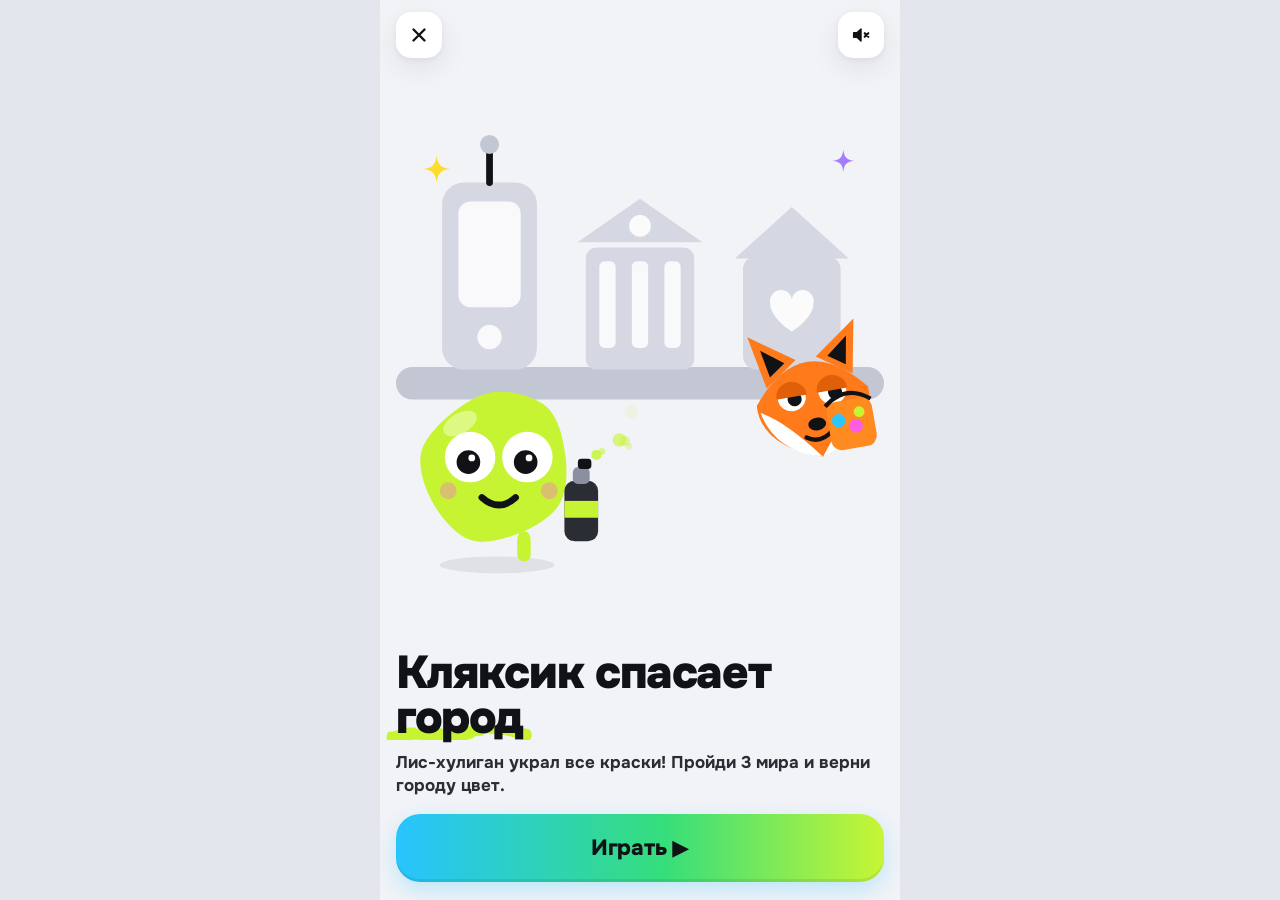
<file: worlds/index.html>
<!doctype html>
<html lang="ru">
<head>
<meta charset="utf-8">
<meta name="viewport" content="width=device-width, initial-scale=1, viewport-fit=cover, interactive-widget=resizes-content">
<meta name="theme-color" content="#F2F3F7">
<meta name="color-scheme" content="light">
<title>Кляксик спасает город</title>
<link rel="preconnect" href="https://fonts.googleapis.com">
<link rel="preconnect" href="https://fonts.gstatic.com" crossorigin>
<link href="https://fonts.googleapis.com/css2?family=Onest:wght@500;600;700;800;900&family=Caveat:wght@700&display=swap" rel="stylesheet">
<style>
/* Стиль по мотивам СберKids «1dali»: белая «комната» + кислотные спреи, дудлы и блобы с глазками. */
:root{
  --bg:#F2F3F7;--card:#fff;--ink:#111216;--ink2:#2B2D35;--muted:#8B8FA0;--line:#E6E8EF;--soft:#EEF0F5;
  --lime:#C6F432;--green:#1FD16C;--cyan:#2EC5FF;--blue:#1A9BFF;--pink:#FF5CE6;--purple:#A77BFF;--yellow:#FFDD2E;--orange:#FF8A1F;--red:#FF3D6E;--fox:#FF7A1A;
  --m:#C6F432;
  --grad:linear-gradient(90deg,#27C4FF 0%,#35DE7B 55%,#C8F535 100%);
  --shadow:0 10px 30px rgba(24,26,40,.08),0 2px 6px rgba(24,26,40,.05);
  --font:"Onest","SB Sans Text",system-ui,-apple-system,"Segoe UI",Roboto,sans-serif;
  --hand:"Caveat","Comic Sans MS",cursive;
  --spring:cubic-bezier(.34,1.56,.64,1);--out:cubic-bezier(.23,1,.32,1);
  --safe-t:env(safe-area-inset-top,0px);--safe-b:env(safe-area-inset-bottom,0px);
}
*{box-sizing:border-box;margin:0;padding:0}
html{-webkit-tap-highlight-color:transparent;-webkit-text-size-adjust:100%;overscroll-behavior:none;background:var(--bg)}
body{font-family:var(--font);color:var(--ink);background:var(--bg);height:100vh;height:100dvh;overflow:hidden;overscroll-behavior:none}
#app{height:100vh;height:100dvh;max-width:520px;margin:0 auto;position:relative;overflow:hidden;background:var(--bg)}
@media (min-width:560px){html,body{background:#E4E6EE}}
button{font-family:inherit;border:0;background:none;color:inherit;cursor:pointer;touch-action:manipulation;user-select:none;-webkit-user-select:none;-webkit-touch-callout:none}
svg{display:block;overflow:visible}
.screen{position:absolute;inset:0;display:flex;flex-direction:column;animation:screenIn .5s var(--out) both}
@keyframes screenIn{from{opacity:0;transform:scale(.98)}to{opacity:1;transform:none}}

/* ---------- spray-фон ---------- */
.blobs{position:absolute;inset:0;overflow:hidden;pointer-events:none;z-index:0}
.blobs i{position:absolute;border-radius:50%;filter:blur(46px);opacity:.55;animation:blobDrift 12s ease-in-out infinite alternate}
.blobs i:nth-child(1){width:260px;height:260px;background:var(--lime);top:-60px;right:-70px}
.blobs i:nth-child(2){width:220px;height:220px;background:var(--pink);top:34%;left:-110px;animation-delay:-4s;opacity:.38}
.blobs i:nth-child(3){width:240px;height:240px;background:var(--cyan);bottom:-90px;right:-40px;animation-delay:-8s;opacity:.42}
@keyframes blobDrift{from{transform:translate(0,0) scale(1)}to{transform:translate(24px,30px) scale(1.12)}}

/* ---------- кнопки ---------- */
.btn{display:flex;align-items:center;justify-content:center;gap:8px;min-height:58px;padding:14px 20px;border-radius:20px;
  background:var(--grad);color:var(--ink);font-weight:800;font-size:18px;letter-spacing:-.01em;width:100%;
  box-shadow:0 8px 22px rgba(46,197,255,.28),inset 0 -3px 0 rgba(0,0,0,.08);transition:transform .14s var(--out),filter .2s}
.btn:active{transform:scale(.96)}
.btn.dark{background:var(--ink);color:#fff;box-shadow:0 8px 20px rgba(17,18,22,.2)}
.btn.soft{background:#fff;color:var(--ink);box-shadow:var(--shadow)}
.ibtn{width:46px;height:46px;border-radius:15px;background:#fff;display:grid;place-items:center;box-shadow:var(--shadow);flex:none;transition:transform .14s var(--out);color:var(--ink)}
.ibtn:active{transform:scale(.9)}
.ibtn svg{width:22px;height:22px}
.sound-btn .wv{opacity:0;transition:opacity .2s}
.sound-btn.on .wv{opacity:1;animation:wv 1.2s ease-in-out infinite}
.sound-btn.on .wv2{animation-delay:.2s}
.sound-btn.on .mute{opacity:0}
@keyframes wv{0%,100%{opacity:.35}50%{opacity:1}}
@media (hover:hover) and (pointer:fine){.btn:hover{filter:brightness(1.05)}.ibtn:hover{transform:translateY(-1px)}}

/* ---------- дудлы ---------- */
.draw path,.draw circle,path.draw{stroke-dasharray:1;stroke-dashoffset:1;animation:drawIn .9s var(--out) forwards;animation-delay:var(--d,0s)}
@keyframes drawIn{to{stroke-dashoffset:0}}
.wiggle{animation:wig 2.6s ease-in-out infinite;transform-box:fill-box;transform-origin:center}
@keyframes wig{0%,100%{transform:rotate(-6deg)}50%{transform:rotate(6deg) scale(1.06)}}
.twinkle{animation:tw 1.8s ease-in-out infinite;transform-box:fill-box;transform-origin:center}
@keyframes tw{0%,100%{transform:scale(.4);opacity:.3}50%{transform:scale(1);opacity:1}}
@keyframes pop{from{transform:scale(0) rotate(-20deg)}to{transform:none}}

/* ---------- Кляксик ---------- */
.klx .k-body{transform-box:fill-box;transform-origin:50% 100%;animation:kBob 2.2s ease-in-out infinite}
@keyframes kBob{0%,100%{transform:translateY(0) scale(1,1)}50%{transform:translateY(-4px) scale(.98,1.03)}}
.klx .k-eyes{transform-box:fill-box;transform-origin:center;animation:kBlink 4.2s infinite}
@keyframes kBlink{0%,93%,100%{transform:scaleY(1)}96%{transform:scaleY(.1)}}
.klx .mo{opacity:0;transition:opacity .15s}
.klx .mo-smile{opacity:1}
[data-mood=happy] .klx .mo-smile,[data-mood=oops] .klx .mo-smile,[data-mood=sad] .klx .mo-smile{opacity:0}
[data-mood=happy] .klx .mo-happy{opacity:1}
[data-mood=oops] .klx .mo-oops{opacity:1}
[data-mood=sad] .klx .mo-sad{opacity:1}
[data-mood=happy] .klx .k-body{animation:kJump .5s var(--out) 3}
@keyframes kJump{0%,100%{transform:translateY(0) scale(1,1)}25%{transform:translateY(0) scale(1.1,.88)}60%{transform:translateY(-16px) scale(.94,1.08)}}
[data-mood=oops] .klx .k-body{animation:kShake .4s linear 2}
@keyframes kShake{0%,100%{transform:translateX(0)}25%{transform:translateX(-4px)}75%{transform:translateX(4px)}}
[data-mood=sad] .klx .k-pupils{transform:translateY(5px)}
.klx .k-drip{animation:kDrip 3.4s ease-in infinite;transform-box:fill-box;transform-origin:50% 0}
@keyframes kDrip{0%,30%{transform:scaleY(0);opacity:1}75%{transform:scaleY(1);opacity:1}100%{transform:scaleY(1) translateY(10px);opacity:0}}
.spray-can{transform-box:fill-box;transform-origin:50% 100%;animation:canShake 1.4s ease-in-out infinite}
@keyframes canShake{0%,100%{transform:rotate(-8deg)}50%{transform:rotate(6deg)}}

/* ---------- Лис ---------- */
.fox .f-tail{transform-box:fill-box;transform-origin:0% 90%;animation:swish 1.5s ease-in-out infinite}
@keyframes swish{0%,100%{transform:rotate(-8deg)}50%{transform:rotate(10deg)}}
.fox .f-lids{transition:transform .25s var(--out),opacity .2s}
.fox.caught .f-lids{transform:translateY(-12px);opacity:0}
.fox .f-mask{transform-box:fill-box;transform-origin:50% 50%}
.fox.cracking .f-mask{animation:jit .1s linear infinite}
@keyframes jit{0%,100%{transform:translate(0,0)}25%{transform:translate(2px,-1px)}75%{transform:translate(-2px,1px)}}
.fox.unmasked .f-mask{animation:maskDrop .8s cubic-bezier(.55,0,.85,.4) forwards}
@keyframes maskDrop{to{transform:translate(40px,260px) rotate(80deg);opacity:0}}
.fox .f-leg{transform-box:fill-box;transform-origin:50% 0}
.fox.running .l1{animation:leg .15s linear infinite}
.fox.running .l2{animation:leg .15s linear infinite reverse}
@keyframes leg{0%,100%{transform:rotate(-35deg)}50%{transform:rotate(35deg)}}
.fox .f-bang{opacity:0;transform-box:fill-box;transform-origin:50% 100%}
.fox.caught .f-bang{opacity:1;animation:pop .45s var(--spring) both}

/* модалка */
.modal{position:absolute;inset:0;z-index:20;display:flex;align-items:flex-end;justify-content:center;padding:12px 12px calc(var(--safe-b) + 12px);background:rgba(17,18,22,.38);opacity:0;pointer-events:none;transition:opacity .25s}
.modal.show{opacity:1;pointer-events:auto}
.mcard{width:100%;background:#fff;border-radius:30px;padding:18px;box-shadow:0 20px 50px rgba(0,0,0,.25);transform:translateY(40px);transition:transform .45s var(--spring);position:relative;max-height:92%;overflow-y:auto}
.modal.show .mcard{transform:none}
.mcard .mh{display:flex;align-items:center;gap:10px;margin-bottom:10px;position:relative;z-index:1}
.mcard .mh .mm{width:70px;height:70px;flex:none}
.mcard h3{font-weight:900;font-size:23px;line-height:1.1;letter-spacing:-.02em}
.mcard p{font-weight:600;font-size:16px;line-height:1.4;color:var(--ink2);margin:10px 0 14px}
.quote{background:var(--soft);border-radius:18px;padding:10px 12px;display:flex;gap:9px;align-items:flex-start}
.quote svg{width:34px;height:34px;flex:none}
.quote b{display:block;font-size:13.5px;font-weight:800;color:var(--muted)}
.quote div{font-weight:700;font-size:15.5px;line-height:1.35}
.quote .key{background:linear-gradient(transparent 12%,var(--m) 12%,var(--m) 92%,transparent 92%)}
.mcard .btn+.btn{margin-top:10px}
.mcard .deco{position:absolute;right:0;top:0;width:110px;height:110px;pointer-events:none}

/* fx */
#fx{position:fixed;inset:0;pointer-events:none;z-index:100;overflow:hidden}
.pts{position:absolute;font-weight:900;font-size:22px;color:var(--ink);text-shadow:2px 2px 0 #fff,-2px -2px 0 #fff,2px -2px 0 #fff,-2px 2px 0 #fff;animation:ptsUp .9s var(--out) forwards;white-space:nowrap}
@keyframes ptsUp{0%{opacity:0;transform:translate(-50%,0) scale(.5)}25%{opacity:1;transform:translate(-50%,-14px) scale(1.2)}100%{opacity:0;transform:translate(-50%,-60px)}}
.runner{position:absolute;width:56px;height:56px;transition:transform 1s cubic-bezier(.5,0,.8,.3)}
.runner svg{width:100%;height:100%}
.runner .rc{position:absolute;right:-8px;top:-8px;width:26px;height:26px}
.flycoin{position:absolute;width:28px;height:28px;margin:-14px 0 0 -14px;transition:transform .55s cubic-bezier(.3,.7,.4,1)}
.flycoin svg{width:28px;height:28px;animation:coinSpin .5s linear infinite}
@keyframes coinSpin{50%{transform:scaleX(.15)}}
.heart{position:absolute;width:28px;height:28px;animation:heartUp 1.2s var(--out) forwards}
.heart svg{width:28px;height:28px}
@keyframes heartUp{0%{opacity:0;transform:scale(.3)}25%{opacity:1;transform:translateY(-18px) scale(1.15)}100%{opacity:0;transform:translateY(-70px) scale(.8)}}
.conf{position:absolute;top:-30px;width:26px;height:26px;animation:fall var(--d) cubic-bezier(.25,.6,.45,1) forwards;animation-delay:var(--dl)}
@keyframes fall{to{transform:translate(var(--dx),110vh) rotate(var(--r))}}

/* ---------- Старт ---------- */
.start{padding:calc(var(--safe-t) + 12px) 16px calc(var(--safe-b) + 18px)}
.start>*{position:relative;z-index:1}
.row{display:flex;justify-content:space-between;align-items:center}
.hero{flex:1;min-height:0;width:100%}
.ttl{font-weight:900;font-size:clamp(34px,10vw,46px);line-height:.98;letter-spacing:-.03em;margin:4px 0 0;position:relative}
.ttl .u{position:relative;display:inline-block;z-index:0}
.ttl .u svg{position:absolute;left:-6%;bottom:-6px;width:112%;height:24px;z-index:-1}
.lead{font-weight:700;font-size:17px;line-height:1.35;color:var(--ink2);margin:12px 0 16px}
.btn.big{min-height:68px;font-size:22px;border-radius:24px;animation:breathe 1.8s ease-in-out infinite}
@keyframes breathe{0%,100%{transform:scale(1)}50%{transform:scale(1.04)}}
.btn.big:active{animation:none;transform:scale(.96)}

/* ---------- HUD ---------- */
.game{padding-top:var(--safe-t)}
.hud{display:flex;align-items:center;gap:10px;padding:10px 16px 6px;position:relative;z-index:8}
.trail{flex:1;display:flex;justify-content:center;gap:8px}
.trail span{width:40px;height:40px;border-radius:14px;background:#E3E5EC;display:grid;place-items:center;font-size:21px;filter:grayscale(1);opacity:.55;transition:all .3s var(--out)}
.trail span.cur{background:#fff;box-shadow:var(--shadow);filter:none;opacity:1;transform:scale(1.12)}
.trail span.done{background:var(--m);filter:none;opacity:1}
.score{min-width:64px;height:46px;border-radius:15px;background:var(--ink);color:#fff;display:flex;align-items:center;justify-content:center;gap:5px;padding:0 12px;font-weight:800;font-size:18px;font-variant-numeric:tabular-nums}
.score svg{width:18px;height:18px}
.score.bump{animation:bump .4s var(--spring)}
@keyframes bump{40%{transform:scale(1.18)}}
.field{position:relative;flex:1;min-height:0;overflow:hidden;z-index:2;touch-action:none;user-select:none;-webkit-user-select:none}
canvas.trailc{position:absolute;inset:0;width:100%;height:100%;pointer-events:none;z-index:6}
.ftag{position:absolute;z-index:9;background:var(--ink);color:#fff;font-weight:900;font-size:16px;padding:7px 12px;border-radius:14px;white-space:nowrap;pointer-events:none;transform:translate(-50%,-50%);animation:ftag 1.5s var(--out) forwards}
.ftag.g{background:var(--green);color:var(--ink)}
.ftag.r{background:var(--red)}
.ftag.y{background:var(--yellow);color:var(--ink)}
@keyframes ftag{0%{opacity:0;transform:translate(-50%,-50%) scale(.4) rotate(-10deg)}15%{opacity:1;transform:translate(-50%,-50%) scale(1.1) rotate(-3deg)}75%{opacity:1;transform:translate(-50%,-90%) scale(1)}100%{opacity:0;transform:translate(-50%,-120%) scale(.9)}}
.wbar{position:relative;z-index:6;margin:0 12px calc(var(--safe-b) + 10px);background:#fff;border-radius:24px;box-shadow:var(--shadow);display:flex;align-items:center;gap:8px;padding:8px 12px;min-height:66px}
.coins{display:flex;gap:3px;flex:1}
.coins svg{width:30px;height:30px;transition:all .35s var(--spring)}
.coins svg.gone{opacity:.18;filter:grayscale(1);transform:scale(.7)}
.wbar .wk{width:62px;height:62px;margin-top:-34px;flex:none}
.wbar .wk svg{width:100%;height:100%}
.hearts{display:flex;align-items:center;gap:4px;font-weight:900;font-size:19px;background:var(--soft);padding:6px 10px;border-radius:14px;font-variant-numeric:tabular-nums}
.hearts svg{width:24px;height:24px}
.hearts.wob,.coins.wob{animation:wob .5s}
@keyframes wob{0%,100%{transform:rotate(0)}25%{transform:rotate(-8deg)}75%{transform:rotate(8deg)}}

/* ---------- обучение: рука-подсказка ---------- */
.coach{position:absolute;inset:0;z-index:12;pointer-events:none}
.coach .cap{position:absolute;left:50%;top:calc(var(--safe-t) + 70px);transform:translateX(-50%);background:var(--ink);color:#fff;font-weight:900;font-size:20px;padding:11px 18px;border-radius:18px;white-space:nowrap;animation:capIn .45s var(--spring) both;box-shadow:0 10px 24px rgba(0,0,0,.2)}
@keyframes capIn{from{opacity:0;transform:translateX(-50%) scale(.6)}to{opacity:1;transform:translateX(-50%) scale(1)}}
.coach .cap.mid{top:42%}
.coach .cap.bottom{top:auto;bottom:calc(var(--safe-b) + 104px)}
.coach .ghand{position:absolute;left:0;top:0;font-size:52px;line-height:1;filter:drop-shadow(0 6px 8px rgba(0,0,0,.25));margin:-8px 0 0 -18px}

/* ---------- сцена-оверлей ---------- */
.scene{position:absolute;inset:0;z-index:15;display:flex;flex-direction:column;align-items:center;justify-content:center;text-align:center;padding:calc(var(--safe-t) + 20px) 20px calc(var(--safe-b) + 20px);background:rgba(242,243,247,.97);opacity:0;pointer-events:none;transition:opacity .3s}
.scene.show{opacity:1;pointer-events:auto}
.scene .art{width:100%;max-width:340px;height:min(30vh,200px)}
.scene .art>svg{width:100%;height:100%}
.scene .kick{font-family:var(--hand);font-weight:700;font-size:25px;margin-top:6px}
.scene .big{font-weight:900;font-size:44px;line-height:.98;letter-spacing:-.03em;position:relative;z-index:0;margin:2px 0 14px}
.scene .big svg{position:absolute;left:-6%;bottom:-10px;width:112%;height:26px;z-index:-1}
.scene .btn{max-width:330px}
.legend{display:flex;flex-direction:column;gap:10px;width:100%;max-width:340px;margin-bottom:18px}
.lrow{display:flex;align-items:center;gap:8px;justify-content:center;flex-wrap:wrap}
.rc{display:flex;flex-direction:column;align-items:center;gap:3px;background:#fff;border-radius:18px;padding:8px 6px 6px;min-width:62px;box-shadow:var(--shadow);font-weight:800;font-size:12px;animation:pop .45s var(--spring) both;animation-delay:calc(.15s + var(--i)*.07s)}
.rc b{font-size:30px;line-height:1;font-weight:400}
.rc svg{width:30px;height:30px}
.rc.bad{box-shadow:0 0 0 3px #FFB37A,var(--shadow)}
.rc.good{box-shadow:0 0 0 3px #7EE8A8,var(--shadow)}
.arrow{font-weight:900;font-size:16px;padding:0 2px;white-space:nowrap}
.picks{display:flex;gap:12px;justify-content:center;margin-bottom:18px}
.pk{width:92px;height:104px;border-radius:26px;background:#fff;box-shadow:var(--shadow);display:flex;flex-direction:column;align-items:center;justify-content:center;gap:4px;font-size:46px;animation:pop .45s var(--spring) both;animation-delay:calc(.15s + var(--i)*.08s);transition:transform .14s var(--out)}
.pk span{font-size:13px;font-weight:800}
.pk:active{transform:scale(.92)}
.stars3{display:flex;gap:8px;justify-content:center;margin:4px 0 14px}
.stars3 svg{width:58px;height:58px;animation:pop .5s var(--spring) both;animation-delay:calc(.5s + var(--i)*.22s)}
.stars3 svg path,.ms svg path{fill:var(--yellow);stroke:#111216;stroke-width:1.4;stroke-linejoin:round}
.stars3 svg.off path,.ms svg.off path{fill:#E3E5EC;stroke:#C9CCD8}
.bld{transition:fill 1.1s var(--out)}
.city .lit{animation:litPop .9s var(--spring) both;transform-box:fill-box;transform-origin:50% 100%}
@keyframes litPop{0%{transform:scale(1)}40%{transform:scale(1.08,.94)}100%{transform:scale(1)}}

/* ---------- Мир 1: пузыри ---------- */
.bub{position:absolute;left:0;top:0;width:150px;margin:-64px 0 0 -75px;background:#fff;border-radius:28px;padding:16px 10px 12px;box-shadow:0 12px 26px rgba(24,26,40,.14);text-align:center;will-change:transform;pointer-events:none;z-index:3}
.bub .bav{position:absolute;left:-12px;top:-14px;width:44px;height:44px}
.bub .bav svg{width:44px;height:44px}
.bub .bav.flip svg{animation:flip .55s var(--spring)}
@keyframes flip{from{transform:rotateY(90deg) scale(.5)}to{transform:none}}
.bub .bn{position:absolute;right:10px;top:-11px;background:var(--ink);color:#fff;font-weight:800;font-size:12px;padding:3px 9px;border-radius:9px;white-space:nowrap}
.bub .be{font-size:46px;line-height:1;display:block}
.bub .bt{font-weight:800;font-size:15px;line-height:1.15;display:block;margin-top:6px;position:relative;z-index:1}
.bub .splat{position:absolute;width:150px;height:150px;left:50%;top:50%;margin:-75px 0 0 -75px;pointer-events:none;mix-blend-mode:multiply;z-index:2}
.sp{transform-box:fill-box;transform-origin:center;animation:splat .32s var(--out) both}
@keyframes splat{from{transform:scale(.1)}to{transform:scale(1)}}
.drip{stroke-dasharray:1;stroke-dashoffset:1;animation:drawIn 1.2s ease-in .2s forwards}
.bub.hit .bn{background:var(--fox)}
.bub.out{transition:opacity .6s;opacity:0}
.bub.oops{animation:bShake .4s}
@keyframes bShake{0%,100%{margin-left:-75px}25%{margin-left:-83px}75%{margin-left:-67px}}
.bub.spot{box-shadow:0 0 0 5px var(--m),0 0 0 11px rgba(255,255,255,.7),0 12px 26px rgba(24,26,40,.14)}
.bub.spotg{box-shadow:0 0 0 5px var(--green),0 0 0 11px rgba(255,255,255,.7),0 12px 26px rgba(24,26,40,.14)}
.bub.boss{width:230px;margin:-90px 0 0 -115px;padding:22px 12px 14px;border-radius:36px;background:#FFF4EA}
.bub.boss .bav{width:64px;height:64px;left:-14px;top:-20px}
.bub.boss .bav svg{width:64px;height:64px}
.bub.boss .bi{display:flex;justify-content:center;gap:8px}
.bub.boss .bi span{font-size:44px;line-height:1;transition:transform .3s var(--spring),opacity .3s;display:inline-block}
.bub.boss .bi span.off{transform:scale(0) rotate(40deg);opacity:0}
.bub.boss .hpb{height:10px;border-radius:6px;background:#FFD9E8;margin:12px 8px 0;overflow:hidden}
.bub.boss .hpb i{display:block;height:100%;width:100%;background:var(--pink);transition:width .3s var(--out)}
.bub.boss.hitb{animation:bossHit .3s}
@keyframes bossHit{30%{filter:brightness(1.6);scale:1.06}}
.runner{position:absolute;width:56px;height:56px;transition:transform 1s cubic-bezier(.5,0,.8,.3)}
.runner svg{width:100%;height:100%}
.runner .rc2{position:absolute;right:-8px;top:-8px;width:26px;height:26px}

/* ---------- Мир 2: копилка ---------- */
.dream{margin:4px 14px 0;background:#fff;border-radius:22px;box-shadow:var(--shadow);padding:8px 12px;display:flex;align-items:center;gap:10px;position:relative;z-index:4}
.dream .de{font-size:38px;line-height:1;flex:none}
.dream .db{flex:1;min-width:0}
.pbar{height:14px;border-radius:9px;background:var(--soft);overflow:hidden;position:relative}
.pbar i{position:absolute;left:0;top:0;bottom:0;width:0;background:var(--grad);border-radius:9px;transition:width .35s var(--out)}
.pbar.full i{background:linear-gradient(90deg,#FFD93B,#FF8A1F)}
.dream .dn{font-weight:900;font-size:17px;display:flex;align-items:center;gap:4px;margin-top:4px;font-variant-numeric:tabular-nums}
.dream .dn svg{width:20px;height:20px}
.needs{display:flex;gap:6px;flex:none}
.needs span{width:42px;height:42px;border-radius:13px;border:2.5px dashed #C9CCD8;display:grid;place-items:center;font-size:23px;opacity:.6}
.needs span.ok{border:0;background:#DDF8E8;opacity:1;animation:pop .4s var(--spring)}
.fall{position:absolute;left:0;top:0;width:64px;height:64px;margin:-32px 0 0 -32px;display:grid;place-items:center;font-size:44px;line-height:1;pointer-events:none;will-change:transform}
.fall svg{width:48px;height:48px}
.fall .pt{position:absolute;right:-12px;top:-8px;font-weight:900;font-size:13px;background:var(--red);color:#fff;padding:2px 7px;border-radius:9px;font-family:var(--font)}
.fall .pt.g{background:var(--green);color:var(--ink)}
.fall .pt.f{background:var(--fox)}
.fall.need{background:#fff;border-radius:20px;box-shadow:0 0 0 3px #7EE8A8}
.fall.trap{background:#FFE6D1;border-radius:50%;box-shadow:0 0 0 3px var(--fox)}
.fall.gold{background:#FFF3B0;border-radius:50%;box-shadow:0 0 0 3px #FFC400}
.fall.bounce{transition:transform .5s var(--out),opacity .5s;opacity:0}
.catcher{position:absolute;left:0;bottom:4px;width:124px;height:110px;margin-left:-62px;pointer-events:none;z-index:4;will-change:transform}
.catcher .pig{position:absolute;left:0;right:0;bottom:0;height:80px}
.catcher .pig svg{width:100%;height:100%}
.catcher.gulp .pig{animation:gulp .3s var(--spring)}
@keyframes gulp{40%{transform:scale(1.12,.9)}}
.catcher .bank{position:absolute;right:-14px;top:0;font-size:28px;opacity:0;transform:scale(0);transition:all .4s var(--spring)}
.catcher .bank.on{opacity:1;transform:none}
.catcher .slot{position:absolute;left:50%;top:22px;width:44px;height:8px;margin-left:-22px;border-radius:5px;background:#111216;opacity:.85}
.timer{height:8px;border-radius:6px;background:#DCDFE8;margin:8px 14px 0;overflow:hidden;position:relative;z-index:4}
.timer i{display:block;height:100%;width:100%;background:var(--ink);border-radius:6px}

/* ---------- Мир 3: краски чувств ---------- */
.street{position:relative;flex:1;min-height:0;z-index:2}
.friend{--fs:min(44vw,26vh,180px);position:absolute;left:50%;bottom:28%;width:var(--fs);height:var(--fs);margin-left:calc(var(--fs) / -2);transition:transform .6s var(--out);z-index:3}
.friend svg{width:100%;height:100%}
.friend.in{animation:fIn .6s var(--out) both}
@keyframes fIn{from{transform:translateX(80vw) rotate(8deg)}to{transform:none}}
.friend.out{transform:translateX(-90vw) rotate(-8deg)}
.friend.no{animation:fNo .5s}
@keyframes fNo{0%,100%{rotate:0}20%{rotate:-8deg}40%{rotate:8deg}60%{rotate:-6deg}80%{rotate:4deg}}
.friend.yay{animation:fYay .6s var(--out) 2}
@keyframes fYay{0%,100%{translate:0 0}40%{translate:0 -26px}}
.friend .fbody{transition:fill .45s}
.think{position:absolute;left:50%;top:6%;transform:translateX(-50%);background:#fff;border-radius:32px;padding:12px 20px 10px;box-shadow:var(--shadow);text-align:center;z-index:4;animation:thinkIn .5s var(--spring) .3s both;min-width:180px}
@keyframes thinkIn{from{opacity:0;transform:translateX(-50%) scale(.5)}to{opacity:1;transform:translateX(-50%) scale(1)}}
.think b{display:block;font-size:50px;line-height:1.05;font-weight:400;letter-spacing:4px}
.think span{display:block;font-weight:800;font-size:14px;color:var(--ink2);margin-top:4px}
.think::after{content:"";position:absolute;left:50%;bottom:-16px;width:18px;height:18px;border-radius:50%;background:#fff;box-shadow:var(--shadow);margin-left:-9px}
.helps{position:absolute;left:0;right:0;bottom:4px;display:flex;justify-content:center;gap:8px;z-index:5;padding:0 10px}
.hp{background:#fff;border-radius:22px;box-shadow:var(--shadow);padding:10px 6px 8px;flex:1;max-width:112px;display:flex;flex-direction:column;align-items:center;gap:4px;font-weight:800;font-size:12.5px;line-height:1.1;text-align:center;animation:pop .4s var(--spring) both;animation-delay:calc(var(--i)*.08s)}
.hp b{font-size:38px;line-height:1;font-weight:400}
.hp:active{transform:scale(.94)}
.hp.no{opacity:.3;transform:scale(.9);pointer-events:none;transition:all .3s}
.hp.glow,.bk.glow .bkc{animation:glowP 1s ease-in-out infinite}
@keyframes glowP{0%,100%{box-shadow:0 0 0 0 rgba(255,221,46,.0),var(--shadow)}50%{box-shadow:0 0 0 8px rgba(255,221,46,.9),var(--shadow)}}
.buckets{display:flex;justify-content:space-between;gap:4px;padding:8px 8px 6px;margin:0 10px calc(var(--safe-b) + 10px);background:#fff;border-radius:24px;box-shadow:var(--shadow);position:relative;z-index:6;transition:opacity .3s}
.buckets.off{opacity:.35;pointer-events:none}
.bk{flex:1;display:flex;flex-direction:column;align-items:center;gap:3px;touch-action:none;font-weight:800;font-size:11px;cursor:grab;user-select:none;-webkit-user-select:none}
.bkc{width:56px;height:56px;border-radius:50%;position:relative;display:grid;place-items:center;font-size:28px;transition:transform .15s var(--out)}
.bkc svg{position:absolute;inset:0;width:100%;height:100%}
.bkc b{position:relative;font-weight:400}
.bk:active .bkc{transform:scale(.9)}
.dragc{position:fixed;z-index:60;width:64px;height:64px;margin:-32px 0 0 -32px;pointer-events:none;display:grid;place-items:center;font-size:30px}
.dragc svg{position:absolute;inset:0;width:100%;height:100%}
.dragc b{position:relative;font-weight:400}
.dragc.fly{transition:transform .35s cubic-bezier(.3,.7,.4,1)}
.pblot{position:absolute;width:120px;height:120px;margin:-60px 0 0 -60px;pointer-events:none;z-index:4;transition:opacity .8s}

/* ---------- Финал ---------- */
.result{overflow-y:auto;overscroll-behavior:contain;padding:calc(var(--safe-t) + 12px) 16px calc(var(--safe-b) + 20px)}
.result>*{position:relative;z-index:1}
.r-hero{height:190px;margin:4px 0 0}
.r-hero>svg{width:100%;height:100%}
.r-ttl{font-weight:900;font-size:36px;line-height:1;letter-spacing:-.03em;text-align:center}
.r-sub{font-weight:700;color:var(--ink2);margin:10px 0 16px;line-height:1.35;font-size:16px;text-align:center}
.medals{display:grid;grid-template-columns:repeat(3,1fr);gap:8px;margin-bottom:18px}
.medal{background:#fff;border-radius:22px;padding:12px 4px 10px;text-align:center;box-shadow:var(--shadow);animation:pop .45s var(--spring) both;animation-delay:calc(.4s + var(--i)*.1s)}
.medal .mi{font-size:34px;line-height:1}
.medal .mt{font-weight:800;font-size:12.5px;margin:4px 0 4px;line-height:1.1}
.ms{display:flex;justify-content:center;gap:1px}
.ms svg{width:20px;height:20px}
.h2{font-weight:900;font-size:21px;letter-spacing:-.02em;margin:0 0 10px}
.rules{background:var(--ink);color:#fff;border-radius:26px;padding:16px;margin-bottom:20px;display:flex;flex-direction:column;gap:12px}
.rule{display:flex;gap:12px;align-items:center;font-weight:800;font-size:16px;line-height:1.25}
.rule .rn{width:42px;height:42px;flex:none;border-radius:14px;display:grid;place-items:center;font-size:22px;background:var(--c)}
.btns{display:flex;flex-direction:column;gap:10px}
.row2{display:flex;gap:10px}
.total{display:flex;justify-content:center;margin-bottom:16px}
.total span{display:inline-flex;align-items:center;gap:6px;background:var(--ink);color:#fff;font-weight:900;font-size:20px;padding:9px 16px;border-radius:16px}
.total svg{width:22px;height:22px}

@media (max-height:660px){
  .bub{width:136px}.bub .be{font-size:40px}.bub .bt{font-size:14px}
  .scene .big{font-size:38px}.scene .art{height:22vh}
  .think b{font-size:42px}
}
@media (prefers-reduced-motion:reduce){
  .blobs i,.klx .k-body,.twinkle,.wiggle,.spray-can,.fox .f-tail,.btn.big{animation:none!important}
}
</style>
</head>
<body>
<svg width="0" height="0" style="position:absolute" aria-hidden="true" focusable="false">
  <defs>
    <filter id="spray" x="-40%" y="-40%" width="180%" height="180%">
      <feTurbulence type="fractalNoise" baseFrequency="1.1" numOctaves="2" seed="4" result="n"/>
      <feDisplacementMap in="SourceGraphic" in2="n" scale="16" xChannelSelector="R" yChannelSelector="G"/>
    </filter>
    <filter id="rough" x="-10%" y="-30%" width="120%" height="160%">
      <feTurbulence type="fractalNoise" baseFrequency=".05" numOctaves="2" seed="9" result="n"/>
      <feDisplacementMap in="SourceGraphic" in2="n" scale="4"/>
    </filter>
  </defs>
</svg>
<div id="app"></div>
<div id="fx" aria-hidden="true"></div>
<script>
(() => {
'use strict';

/* Мост «страница → приложение»: пять событий контракта. */
const EVENTS = { close: 'close', finish: 'finish', vibrate: 'vibrate', share: 'share', complete: 'complete' };
const Bridge = {
  native() { return !!(window.ReactNativeWebView || (window.webkit && window.webkit.messageHandlers) || window.AndroidBridge || window.parent !== window); },
  send(type, payload = {}) {
    const msg = { type: EVENTS[type] || type, payload }, json = JSON.stringify(msg);
    try { window.ReactNativeWebView && window.ReactNativeWebView.postMessage(json); } catch (e) {}
    try { const h = window.webkit && window.webkit.messageHandlers; h && (h.app || h.bridge) && (h.app || h.bridge).postMessage(msg); } catch (e) {}
    try { window.AndroidBridge && window.AndroidBridge.postMessage && window.AndroidBridge.postMessage(json); } catch (e) {}
    try { window.parent !== window && window.parent.postMessage(msg, '*'); } catch (e) {}
    if (location.protocol === 'file:' || location.hostname === 'localhost') console.log('[bridge]', JSON.stringify(msg));
  }
};
const vibrate = (kind = 'light') => {
  Bridge.send('vibrate', { style: kind });
  if (!Bridge.native() && navigator.vibrate) { try { navigator.vibrate(kind === 'error' ? [40, 60, 40] : kind === 'success' ? [20, 40, 60] : 15); } catch (e) {} }
};

/* ================= Звук (выключен по умолчанию) ================= */
const Sound = {
  on: false, ctx: null, noise: null,
  toggle() {
    this.on = !this.on;
    if (this.on && !this.ctx) {
      const AC = window.AudioContext || window.webkitAudioContext;
      if (AC) { this.ctx = new AC(); const len = this.ctx.sampleRate * .4 | 0; this.noise = this.ctx.createBuffer(1, len, this.ctx.sampleRate); const d = this.noise.getChannelData(0); for (let i = 0; i < len; i++) d[i] = Math.random() * 2 - 1; }
    }
    if (this.ctx && this.ctx.state === 'suspended') this.ctx.resume();
    document.querySelectorAll('.sound-btn').forEach(b => { b.classList.toggle('on', this.on); b.setAttribute('aria-pressed', this.on); });
    if (this.on) this.good();
  },
  tone(f, d, type = 'sine', v = .13, when = 0, f2) {
    if (!this.on || !this.ctx) return;
    const t = this.ctx.currentTime + when, o = this.ctx.createOscillator(), g = this.ctx.createGain();
    o.type = type; o.frequency.setValueAtTime(f, t); if (f2) o.frequency.exponentialRampToValueAtTime(f2, t + d);
    g.gain.setValueAtTime(.0001, t); g.gain.exponentialRampToValueAtTime(v, t + .015); g.gain.exponentialRampToValueAtTime(.0001, t + d);
    o.connect(g); g.connect(this.ctx.destination); o.start(t); o.stop(t + d + .05);
  },
  spray() {
    if (!this.on || !this.ctx) return;
    const s = this.ctx.createBufferSource(), f = this.ctx.createBiquadFilter(), g = this.ctx.createGain(), t = this.ctx.currentTime;
    s.buffer = this.noise; f.type = 'bandpass'; f.frequency.value = 3800; f.Q.value = .7;
    g.gain.setValueAtTime(.0001, t); g.gain.exponentialRampToValueAtTime(.35, t + .03); g.gain.exponentialRampToValueAtTime(.0001, t + .32);
    s.connect(f); f.connect(g); g.connect(this.ctx.destination); s.start(t); s.stop(t + .4);
    this.tone(880, .12, 'triangle', .08, .05, 1320);
  },
  tap() { this.tone(600, .06, 'triangle', .07); },
  good() { [523, 659, 784, 1046].forEach((f, i) => this.tone(f, .18, 'triangle', .11, i * .07)); },
  bad() { this.tone(330, .18, 'sine', .12, 0, 260); this.tone(250, .3, 'sine', .1, .14, 200); },
  deliver() { this.tone(988, .1, 'sine', .07); this.tone(1318, .14, 'sine', .07, .07); },
  steal() { this.tone(700, .35, 'square', .04, 0, 200); },
  hit() { this.tone(160, .2, 'square', .08, 0, 80); this.spray(); },
  win() { [523, 659, 784, 1046, 784, 1046, 1318].forEach((f, i) => this.tone(f, .22, 'triangle', .11, i * .1)); }
};

/* ================= Утилиты ================= */
const $ = (s, r = document) => r.querySelector(s);
const app = $('#app'), fx = $('#fx');
const RM = matchMedia('(prefers-reduced-motion: reduce)').matches;
const wait = ms => new Promise(r => setTimeout(r, ms));
const rnd = (a, b) => a + Math.random() * (b - a);
const shuffle = a => { a = a.slice(); for (let i = a.length - 1; i > 0; i--) { const j = Math.random() * (i + 1) | 0; [a[i], a[j]] = [a[j], a[i]]; } return a; };
const pick = a => a[Math.random() * a.length | 0];
function seeded(s) { return () => { s |= 0; s = s + 0x6D2B79F5 | 0; let t = Math.imul(s ^ s >>> 15, 1 | s); t = t + Math.imul(t ^ t >>> 7, 61 | t) ^ t; return ((t ^ t >>> 14) >>> 0) / 4294967296; }; }
/* гладкая замкнутая клякса: Catmull-Rom → кубические Безье (одинаковая структура → можно морфить) */
function blobPath(cx, cy, r, n, jit, seed, alt = 0) {
  const R = seeded(seed), p = [];
  for (let i = 0; i < n; i++) {
    const a = i / n * Math.PI * 2 - Math.PI / 2;
    const rr = r * (1 - jit + R() * jit * 2) * (alt && i % 2 ? 1 - alt : 1);
    p.push([cx + Math.cos(a) * rr, cy + Math.sin(a) * rr]);
  }
  const f = v => v.toFixed(1);
  let d = `M${f(p[0][0])} ${f(p[0][1])}`;
  for (let i = 0; i < n; i++) {
    const p0 = p[(i - 1 + n) % n], p1 = p[i], p2 = p[(i + 1) % n], p3 = p[(i + 2) % n];
    d += `C${f(p1[0] + (p2[0] - p0[0]) / 6)} ${f(p1[1] + (p2[1] - p0[1]) / 6)} ${f(p2[0] - (p3[0] - p1[0]) / 6)} ${f(p2[1] - (p3[1] - p1[1]) / 6)} ${f(p2[0])} ${f(p2[1])}`;
  }
  return d + 'Z';
}

/* ================= SVG: иконки и дудлы ================= */
const ICON = {
  x: `<svg viewBox="0 0 24 24"><path d="M6 6l12 12M18 6L6 18" stroke="currentColor" stroke-width="2.6" stroke-linecap="round"/></svg>`,
  pause: `<svg viewBox="0 0 24 24"><rect x="6" y="5" width="4" height="14" rx="2" fill="currentColor"/><rect x="14" y="5" width="4" height="14" rx="2" fill="currentColor"/></svg>`,
  sound: `<svg viewBox="0 0 24 24" fill="none"><path d="M4 9.5h3.5L12 5.5v13l-4.5-4H4z" fill="currentColor" stroke="currentColor" stroke-width="1.6" stroke-linejoin="round"/>
    <path class="wv" d="M15.5 9.2a4 4 0 0 1 0 5.6" stroke="currentColor" stroke-width="2.2" stroke-linecap="round"/><path class="wv wv2" d="M18 6.8a7.5 7.5 0 0 1 0 10.4" stroke="currentColor" stroke-width="2.2" stroke-linecap="round"/>
    <path class="mute" d="M16 10l4 4M20 10l-4 4" stroke="currentColor" stroke-width="2.2" stroke-linecap="round"/></svg>`,
  bulb: `<svg viewBox="0 0 32 32"><g class="twinkle" stroke="#FFC400" stroke-width="2.4" stroke-linecap="round"><path d="M16 1.5v3M4.5 6l2 2M27.5 6l-2 2"/></g>
    <path d="M16 7a8 8 0 0 0-4.6 14.5c.8.6 1.1 1.4 1.1 2.3V25h7v-1.2c0-.9.4-1.7 1.1-2.3A8 8 0 0 0 16 7z" fill="#FFDD2E"/><rect x="12.5" y="26" width="7" height="3.6" rx="1.6" fill="#111216"/></svg>`,
  star: `<svg viewBox="0 0 24 24"><path d="M12 2l2.9 6.6 7.1.6-5.4 4.7 1.6 7L12 17.3 5.8 21l1.6-7L2 9.2l7.1-.6z" style="fill:var(--m)"/></svg>`,
  coin: `<svg viewBox="0 0 28 28"><circle cx="14" cy="14" r="12" fill="#FFDD2E"/><circle cx="14" cy="14" r="8.5" fill="none" stroke="#F0B400" stroke-width="2"/><path d="M14 9.5l1.4 3 3.2.3-2.4 2.1.7 3.2-2.9-1.7-2.9 1.7.7-3.2-2.4-2.1 3.2-.3z" fill="#F0B400"/></svg>`,
  heart: c => `<svg viewBox="0 0 24 24"><path d="M12 21s-8-5.2-8-11a4.6 4.6 0 0 1 8-3 4.6 4.6 0 0 1 8 3c0 5.8-8 11-8 11z" fill="${c}"/><circle cx="9.5" cy="11" r="1.6" fill="#111"/><circle cx="14.5" cy="11" r="1.6" fill="#111"/></svg>`,
  inbox: `<svg viewBox="0 0 24 24"><path d="M12 21s-8-5.2-8-11a4.6 4.6 0 0 1 8-3 4.6 4.6 0 0 1 8 3c0 5.8-8 11-8 11z" fill="#1FD16C"/></svg>`
};
/* маркерные дудлы: pathLength=1 → «рисуются» через .draw */
const DOODLE = {
  under: c => `<svg viewBox="0 0 200 24" preserveAspectRatio="none" class="draw"><path pathLength="1" d="M4 15C40 5 80 20 120 10s60 2 76 3" style="stroke:${c}" stroke-width="12" fill="none" stroke-linecap="round" filter="url(#rough)"/></svg>`,
  scribble: c => `<svg viewBox="0 0 200 120" preserveAspectRatio="none" class="draw"><path pathLength="1" d="M30 70C10 30 90 8 150 18s50 50 10 76-150 18-140-20 90-50 150-30" style="stroke:${c}" stroke-width="7" fill="none" stroke-linecap="round" filter="url(#rough)"/></svg>`,
  starO: (c, x, y, s = 1, d = 0) => `<g transform="translate(${x} ${y}) scale(${s})" class="draw" style="--d:${d}s"><path pathLength="1" d="M0-14l4 9 10 1-7 7 2 10-9-5-9 5 2-10-7-7 10-1z" style="stroke:${c}" stroke-width="2.6" fill="none" stroke-linejoin="round"/></g>`,
  zig: (c, x, y, s = 1, d = 0) => `<g transform="translate(${x} ${y}) scale(${s})" class="draw" style="--d:${d}s"><path pathLength="1" d="M0 0l8-10 6 12 8-12 6 12 8-10" style="stroke:${c}" stroke-width="3" fill="none" stroke-linecap="round" stroke-linejoin="round"/></g>`,
  spiral: (c, x, y, s = 1, d = 0) => `<g transform="translate(${x} ${y}) scale(${s})" class="draw" style="--d:${d}s"><path pathLength="1" d="M0 0c4 0 6 4 3 7s-10 1-10-5 8-11 15-8 10 13 3 18-20 3-20-9" style="stroke:${c}" stroke-width="2.6" fill="none" stroke-linecap="round"/></g>`,
  crown: (c, x, y, s = 1, d = 0) => `<g transform="translate(${x} ${y}) scale(${s})" class="draw" style="--d:${d}s"><path pathLength="1" d="M-16 6l-2-18 9 9 9-14 9 14 9-9-2 18z" style="stroke:${c}" stroke-width="3" fill="none" stroke-linejoin="round"/></g>`,
  bolt: (c, x, y, s = 1, d = 0) => `<g transform="translate(${x} ${y}) scale(${s})" class="draw" style="--d:${d}s"><path pathLength="1" d="M4-14l-10 14h8l-6 14 12-17h-8z" style="stroke:${c}" stroke-width="2.6" fill="none" stroke-linejoin="round"/></g>`,
  sparkle: (c, x, y, s = 1, d = 0) => `<g transform="translate(${x} ${y}) scale(${s})"><path class="twinkle" style="animation-delay:${d}s;fill:${c}" d="M0-10C1-3 3-1 10 0 3 1 1 3 0 10-1 3-3 1-10 0-3-1-1-3 0-10z"/></g>`,
  burst: c => `<svg viewBox="0 0 220 220">${Array.from({ length: 12 }, (_, i) => { const a = i * 30 * Math.PI / 180; return `<path class="draw" style="--d:${i * .02}s;stroke:${c}" pathLength="1" d="M${(110 + Math.cos(a) * 62).toFixed(1)} ${(110 + Math.sin(a) * 62).toFixed(1)}L${(110 + Math.cos(a) * 96).toFixed(1)} ${(110 + Math.sin(a) * 96).toFixed(1)}" stroke-width="6" stroke-linecap="round"/>`; }).join('')}</svg>`
};

/* ================= SVG: маскот Кляксик ================= */
const KLX_V = [1, 2, 3].map(s => blobPath(60, 66, 44, 9, .085, s * 17));
function klyaksik({ can = false, attrs = '' } = {}) {
  const ks = '.45 0 .55 1;.45 0 .55 1;.45 0 .55 1';
  return `<svg class="klx" viewBox="0 0 132 132" ${attrs} aria-hidden="true">
    <ellipse cx="60" cy="124" rx="34" ry="5" fill="#111216" opacity=".08"/>
    <g class="k-body">
      <path style="fill:var(--m)" d="${KLX_V[0]}"><animate attributeName="d" dur="3.4s" repeatCount="indefinite" calcMode="spline" keySplines="${ks}" values="${KLX_V[0]};${KLX_V[1]};${KLX_V[2]};${KLX_V[0]}"/></path>
      <path class="k-drip" style="fill:var(--m)" d="M76 104q4 0 4 6v8a4 4 0 0 1-8 0v-8q0-6 4-6z"/>
      <ellipse cx="38" cy="40" rx="11" ry="6" fill="#fff" opacity=".4" transform="rotate(-30 38 40)"/>
      <g class="k-eyes">
        <circle cx="44" cy="60" r="15" fill="#fff"/><circle cx="78" cy="60" r="15" fill="#fff"/>
        <g class="k-pupils" style="transition:transform .3s">
          <g><animateTransform attributeName="transform" type="translate" dur="5.5s" repeatCount="indefinite" values="0 0;-4 1;-4 1;4 -1;4 -1;0 2;0 0" keyTimes="0;.12;.35;.47;.7;.85;1"/>
            <circle cx="47" cy="62" r="7" fill="#111216"/><circle cx="81" cy="62" r="7" fill="#111216"/>
            <circle cx="49" cy="59.5" r="2" fill="#fff"/><circle cx="83" cy="59.5" r="2" fill="#fff"/></g>
        </g>
      </g>
      <circle cx="31" cy="80" r="5" fill="#FF5CE6" opacity=".35"/><circle cx="91" cy="80" r="5" fill="#FF5CE6" opacity=".35"/>
      <path class="mo mo-smile" d="M51 84q10 9 20 0" stroke="#111216" stroke-width="4" fill="none" stroke-linecap="round"/>
      <g class="mo mo-happy"><path d="M47 81q14 18 28 0z" fill="#111216"/><path d="M54 89q7 5 14 0q-7-3-14 0z" fill="#FF5C8A"/></g>
      <ellipse class="mo mo-oops" cx="61" cy="86" rx="5.5" ry="7" fill="#111216"/>
      <path class="mo mo-sad" d="M51 90q10-9 20 0" stroke="#111216" stroke-width="4" fill="none" stroke-linecap="round"/>
    </g>
    ${can ? `<g transform="translate(100 64)"><g class="spray-can">
      <rect x="0" y="10" width="20" height="36" rx="6" fill="#2B2D35"/><rect x="0" y="22" width="20" height="10" style="fill:var(--m)"/>
      <rect x="5" y="2" width="10" height="10" rx="3" fill="#8B8FA0"/><rect x="8" y="-3" width="8" height="6" rx="2" fill="#111216"/>
      ${[0, 1, 2, 3, 4, 5].map(i => { const d = (.7 + i * .08).toFixed(2); return `<circle r="${2 + i % 3}" style="fill:var(--m)"><animate attributeName="cx" values="16;${30 + i * 6}" dur="${d}s" begin="${i * .12}s" repeatCount="indefinite"/><animate attributeName="cy" values="-2;${-14 - (i % 3) * 10}" dur="${d}s" begin="${i * .12}s" repeatCount="indefinite"/><animate attributeName="opacity" values="1;0" dur="${d}s" begin="${i * .12}s" repeatCount="indefinite"/></circle>`; }).join('')}
    </g></g>` : ''}
  </svg>`;
}
function miniBlob(color, seed) {
  return `<svg viewBox="0 0 48 48"><path d="${blobPath(24, 25, 19, 8, .1, seed)}" fill="${color}"/><circle cx="18" cy="23" r="5.5" fill="#fff"/><circle cx="30" cy="23" r="5.5" fill="#fff"/><circle cx="19.5" cy="24" r="2.6" fill="#111"/><circle cx="31.5" cy="24" r="2.6" fill="#111"/></svg>`;
}

/* ================= SVG: аватары контактов (блобы с глазками) ================= */
const eyes = (x1, x2, y, r = 9, look = 2) => `<circle cx="${x1}" cy="${y}" r="${r}" fill="#fff"/><circle cx="${x2}" cy="${y}" r="${r}" fill="#fff"/><circle cx="${x1 + look}" cy="${y + 1}" r="${r * .45}" fill="#111216"/><circle cx="${x2 + look}" cy="${y + 1}" r="${r * .45}" fill="#111216"/>`;
const AV = {
  mom:      () => `<path d="${blobPath(50, 50, 48, 12, .02, 3, .2)}" fill="#FF5CE6"/>${eyes(38, 62, 48)}`,
  grandma:  () => `<path d="${blobPath(50, 50, 48, 16, .02, 5, .16)}" fill="#A77BFF"/>${eyes(38, 62, 48)}<path d="M28 47a10 10 0 0 1 20 0M52 47a10 10 0 0 1 20 0" stroke="#111216" stroke-width="3" fill="none"/>`,
  dad:      () => `<rect x="6" y="6" width="88" height="88" rx="30" fill="#1A9BFF"/>${eyes(37, 63, 46)}<path d="M38 70h24" stroke="#111216" stroke-width="5" stroke-linecap="round"/>`,
  petya:    () => `<circle cx="50" cy="52" r="44" fill="#C6F432"/><path d="M12 40q38-40 76 0q-38-10-76 0z" fill="#111216"/>${eyes(37, 63, 56)}`,
  sasha:    () => `<circle cx="50" cy="50" r="45" fill="#1FD16C"/>${eyes(37, 63, 46)}<path d="M40 68q10 8 20 0" stroke="#111216" stroke-width="4" fill="none" stroke-linecap="round"/>`,
  anya:     () => `<path d="M50 92S8 66 8 36a21 21 0 0 1 42-8 21 21 0 0 1 42 8c0 30-42 56-42 56z" fill="#2EC5FF"/>${eyes(36, 62, 44, 8)}`,
  klass:    () => `<path d="${blobPath(50, 50, 48, 22, .02, 8, .12)}" fill="#FFDD2E"/>${eyes(38, 62, 48)}`,
  coach:    () => `<path d="M50 6q6 0 10 7l34 64q4 10-8 12H14q-12-2-8-12L40 13q4-7 10-7z" fill="#FF8A1F"/>${eyes(39, 61, 60, 8)}`,
  robot:    () => `<rect x="10" y="18" width="80" height="72" rx="24" fill="#2EC5FF"/><path d="M50 18V8" stroke="#111216" stroke-width="4"/><circle cx="50" cy="7" r="6" fill="#FF3D6E"><animate attributeName="opacity" values="1;.3;1" dur="1.2s" repeatCount="indefinite"/></circle>${eyes(36, 64, 50, 10, 0)}<rect x="36" y="70" width="28" height="6" rx="3" fill="#111216"/>`,
  bank:     () => `<rect x="6" y="6" width="88" height="88" rx="28" fill="#111216"/><path d="M24 40L50 24l26 16z" fill="#fff"/><g fill="#fff"><rect x="28" y="44" width="8" height="24" rx="2"/><rect x="46" y="44" width="8" height="24" rx="2"/><rect x="64" y="44" width="8" height="24" rx="2"/></g><rect x="22" y="70" width="56" height="7" rx="3" fill="#fff"/>`,
  cat:      () => `<path d="M14 40L18 6l26 22zM86 40L82 6 56 28z" fill="#B9BCC8"/><circle cx="50" cy="56" r="40" fill="#B9BCC8"/>${eyes(37, 63, 54, 9, 0)}<path d="M46 68h8l-4 4z" fill="#FF5CE6"/>`,
  stranger: () => `<circle cx="50" cy="50" r="46" fill="#D9DCE6"/><text x="50" y="67" text-anchor="middle" font-size="48" font-weight="900" font-family="Onest,sans-serif" fill="#8B8FA0">?</text>`,
  work:     () => `<rect x="10" y="28" width="80" height="58" rx="18" fill="#FF8A1F"/><path d="M36 28v-6a8 8 0 0 1 8-8h12a8 8 0 0 1 8 8v6" stroke="#111216" stroke-width="5" fill="none"/>${eyes(37, 63, 54, 9)}`,
  gamer:    () => `<circle cx="50" cy="52" r="42" fill="#A77BFF"/><path d="M10 52a40 40 0 0 1 80 0" stroke="#111216" stroke-width="7" fill="none"/><rect x="4" y="46" width="14" height="24" rx="6" fill="#111216"/><rect x="82" y="46" width="14" height="24" rx="6" fill="#111216"/>${eyes(38, 62, 56, 8)}`,
  prize:    () => `<path d="M50 6l12 25 28 3-21 19 6 28-25-14-25 14 6-28L10 34l28-3z" fill="#FFDD2E" stroke="#FFDD2E" stroke-width="8" stroke-linejoin="round"/>${eyes(40, 60, 50, 7)}`,
  fox:      () => `<circle cx="50" cy="50" r="50" fill="#FFE2CC"/><g transform="translate(50 54) scale(.56) translate(-80 -64)">${foxHead()}</g>`
};
const avatar = k => `<svg viewBox="0 0 100 100">${(AV[k] || AV.stranger)()}</svg>`;

/* ================= SVG: Лис ================= */
function foxHead() {
  return `<path d="M46 52L38 10l34 24z" fill="#FF7A1A"/><path d="M50 44l-4-22 17 13z" fill="#111216"/>
    <path d="M114 52l8-42-34 24z" fill="#FF7A1A"/><path d="M110 44l4-22-17 13z" fill="#111216"/>
    <path d="M36 64Q80 10 124 64q2 32-44 48Q34 96 36 64z" fill="#FF7A1A"/>
    <path d="M38 70q18 10 42 42-36-10-42-42zM122 70q-18 10-42 42 36-10 42-42z" fill="#fff"/>
    <circle cx="64" cy="62" r="11" fill="#fff"/><circle cx="96" cy="62" r="11" fill="#fff"/>
    <circle cx="66" cy="64" r="5.5" fill="#111216"/><circle cx="98" cy="64" r="5.5" fill="#111216"/>
    <g class="f-lids"><path d="M52 62a12 12 0 0 1 24 0z" fill="#E0600A"/><path d="M84 62a12 12 0 0 1 24 0z" fill="#E0600A"/></g>
    <ellipse cx="80" cy="86" rx="7" ry="5" fill="#111216"/><path d="M70 95q10 7 21-2" stroke="#111216" stroke-width="3.4" fill="none" stroke-linecap="round"/>`;
}
const foxHeadSVG = (cls = '') => `<svg class="fox ${cls}" viewBox="30 4 100 112">${foxHead()}</svg>`;
function foxBody(maskAv) {
  return `<svg class="fox" viewBox="0 0 160 170">
    <path class="f-tail" d="M106 132q46-6 44-56-6 28-34 32z" fill="#FF7A1A"/><path d="M150 76q-1 18-12 24 7-12 4-22z" fill="#fff"/>
    <rect class="f-leg l1" x="63" y="146" width="12" height="20" rx="6" fill="#111216"/><rect class="f-leg l2" x="86" y="146" width="12" height="20" rx="6" fill="#111216"/>
    <ellipse cx="80" cy="130" rx="33" ry="27" fill="#FF7A1A"/><ellipse cx="80" cy="137" rx="17" ry="16" fill="#fff"/>
    <g>${foxHead()}<g class="f-bang"><path d="M136 8l-6 26" stroke="#FF3D6E" stroke-width="8" stroke-linecap="round"/><circle cx="127" cy="45" r="4.6" fill="#FF3D6E"/></g></g>
    ${maskAv ? `<g class="f-mask"><path d="M36 60q-16 2-24-8M124 60q16 2 24-8" stroke="#111216" stroke-width="3" fill="none"/>
      <svg x="34" y="18" width="92" height="92" viewBox="0 0 100 100">${(AV[maskAv] || AV.stranger)()}</svg>
      <path class="crack" pathLength="1" d="M80 20l-6 16 9 8-8 14 7 10" stroke="#111216" stroke-width="3" fill="none" stroke-linecap="round" stroke-linejoin="round" style="stroke-dasharray:1;stroke-dashoffset:1"/></g>` : ''}
  </svg>`;
}
function pigSVG() {
  return `<svg viewBox="0 0 80 64">
    <path d="M18 20L16 6l13 9zM54 15l11-9 1 14z" fill="#E7DDFF"/>
    <rect x="22" y="48" width="9" height="12" rx="4" fill="#E7DDFF"/><rect x="46" y="48" width="9" height="12" rx="4" fill="#E7DDFF"/>
    <ellipse cx="38" cy="36" rx="30" ry="22" fill="#F5F0FF"/><rect x="30" y="15" width="16" height="3.6" rx="1.8" fill="#C7B8F5"/>
    <ellipse cx="66" cy="38" rx="9" ry="8" fill="#E7DDFF"/><circle cx="63.5" cy="38" r="1.8" fill="#9B88D6"/><circle cx="68.5" cy="38" r="1.8" fill="#9B88D6"/>
    <circle cx="46" cy="30" r="5.5" fill="#fff"/><circle cx="46.5" cy="31" r="2.6" fill="#111216"/><path d="M40 29a6 6 0 0 1 12 0z" fill="#E7DDFF"/>
  </svg>`;
}
/* splat-клякса из баллончика: шумовой фильтр + брызги + потёки */
function splatSVG(style = 'class="splat"') {
  const s = Math.random() * 1000 | 0, R = seeded(s);
  let dots = '';
  for (let i = 0; i < 16; i++) { const a = R() * Math.PI * 2, r = 42 + R() * 22; dots += `<circle cx="${(75 + Math.cos(a) * r).toFixed(1)}" cy="${(70 + Math.sin(a) * r * .8).toFixed(1)}" r="${(1 + R() * 3.4).toFixed(1)}"/>`; }
  let drips = '';
  for (let i = 0; i < 3; i++) { const x = 55 + R() * 40, l = 18 + R() * 30; drips += `<path class="drip" pathLength="1" d="M${x.toFixed(1)} 96v${l.toFixed(1)}" stroke-width="${(5 + R() * 4).toFixed(1)}" stroke-linecap="round" style="stroke:var(--m)"/>`; }
  return `<svg ${style} viewBox="0 0 150 150"><g class="sp" style="fill:var(--m)" filter="url(#spray)"><path d="${blobPath(75, 70, 36, 11, .28, s)}"/>${dots}</g>${drips}</svg>`;
}

function countUp(el) {
  const to = +el.dataset.count, t0 = performance.now(), dur = RM ? 1 : 900;
  const step = t => { const p = Math.min(1, (t - t0) / dur); el.textContent = Math.round(to * (1 - Math.pow(1 - p, 3))); if (p < 1) requestAnimationFrame(step); };
  requestAnimationFrame(step);
}
function confetti() {
  if (RM) return;
  const cols = ['var(--m)', '#FF5CE6', '#2EC5FF', '#FFDD2E', '#A77BFF', '#111216'];
  const shapes = [
    c => `<svg viewBox="0 0 24 24"><path d="M12 2l2.9 6.6 7.1.6-5.4 4.7 1.6 7L12 17.3 5.8 21l1.6-7L2 9.2l7.1-.6z" style="fill:${c}"/></svg>`,
    c => `<svg viewBox="0 0 24 24"><path d="M2 14l5-8 5 10 5-10 5 8" style="stroke:${c}" stroke-width="3" fill="none" stroke-linecap="round" stroke-linejoin="round"/></svg>`,
    c => `<svg viewBox="0 0 24 24"><path d="${blobPath(12, 12, 9, 7, .2, Math.random() * 99 | 0)}" style="fill:${c}"/></svg>`,
    c => `<svg viewBox="0 0 24 24"><path d="M12 2C13 9 15 11 22 12 15 13 13 15 12 22 11 15 9 13 2 12 9 11 11 9 12 2z" style="fill:${c}"/></svg>`
  ];
  for (let i = 0; i < 60; i++) {
    const d = document.createElement('div'); d.className = 'conf';
    d.innerHTML = pick(shapes)(pick(cols));
    d.style.left = rnd(0, 100) + 'vw';
    d.style.setProperty('--d', rnd(2.2, 4) + 's'); d.style.setProperty('--dl', rnd(0, .7) + 's');
    d.style.setProperty('--dx', rnd(-90, 90) + 'px'); d.style.setProperty('--r', rnd(-500, 500) + 'deg');
    fx.appendChild(d); setTimeout(() => d.remove(), 5000);
  }
}

/* =========================================================
   Состояние живёт только в памяти: между заходами ничего не
   сохраняется (по ТЗ). Один заход = одно приключение и финал.
   ========================================================= */
const clamp = (v, a, b) => Math.max(a, Math.min(b, v));
const sum = (a, f) => a.reduce((s, x) => s + f(x), 0);
const SESSION = { seen: new Set(), recent: {} };
/* внутри захода недавно показанное уходит в конец очереди */
function fresh(key, arr, n) {
  const r = SESSION.recent[key] || [], s = shuffle(arr);
  const out = [...s.filter(x => !r.includes(x)), ...s.filter(x => r.includes(x))].slice(0, n);
  SESSION.recent[key] = [...out, ...r.filter(x => !out.includes(x))].slice(0, Math.floor(arr.length * .7));
  return out;
}
const firstTime = k => { if (SESSION.seen.has(k)) return false; SESSION.seen.add(k); return true; };

Sound.coin = function () { this.tone(1046, .07, 'triangle', .08); this.tone(1568, .1, 'triangle', .07, .05); };
Sound.pop = function () { this.tone(420, .08, 'sine', .1, 0, 900); };

let RUN = null, ACTIVE = null, loopId = 0;
function stopAll() { loopId++; ACTIVE = null; }
function runLoop(S, update) {
  const id = ++loopId; let last = performance.now();
  const step = t => { if (id !== loopId) return; const dt = Math.min(.05, (t - last) / 1000); last = t; if (!S.paused) update(dt); requestAnimationFrame(step); };
  requestAnimationFrame(step);
}
const soundBtn = () => `<button class="ibtn sound-btn ${Sound.on ? 'on' : ''}" data-sound aria-label="Звук" aria-pressed="${Sound.on}">${ICON.sound}</button>`;
const blobsBg = () => `<div class="blobs" aria-hidden="true"><i></i><i></i><i></i></div>`;
const STAR_P = 'M12 2l2.9 6.6 7.1.6-5.4 4.7 1.6 7L12 17.3 5.8 21l1.6-7L2 9.2l7.1-.6z';
const starRow = n => [0, 1, 2].map(i => `<svg viewBox="0 0 24 24" class="${i < n ? '' : 'off'}" style="--i:${i}"><path d="${STAR_P}"/></svg>`).join('');

function mood(m, ms = 1200) {
  document.querySelectorAll('[data-mood]').forEach(el => { if (!el.closest('.scene')) el.dataset.mood = m; });
  clearTimeout(mood.t);
  if (m !== 'idle') mood.t = setTimeout(() => document.querySelectorAll('[data-mood]').forEach(el => { if (!el.closest('.scene')) el.dataset.mood = 'idle'; }), ms);
}
function floatAt(el, html, cls) {
  const r = el.getBoundingClientRect(), d = document.createElement('div');
  d.className = cls; d.innerHTML = html; d.style.left = (r.left + r.width / 2) + 'px'; d.style.top = (r.top + r.height / 3) + 'px';
  fx.appendChild(d); setTimeout(() => d.remove(), 1300); return d;
}
/* короткая подпись прямо в игровом поле — вместо модалок */
function ftag(field, x, y, html, cls = '') {
  const t = document.createElement('div'); t.className = 'ftag ' + cls; t.innerHTML = html;
  field.appendChild(t);
  const hw = t.offsetWidth / 2 + 8;
  t.style.left = clamp(x, hw, field.clientWidth - hw) + 'px'; t.style.top = clamp(y, 30, field.clientHeight - 20) + 'px'; setTimeout(() => t.remove(), 1500);
}
function setScore(add, el) {
  if (!ACTIVE || !RUN) return;
  ACTIVE.score += add; RUN.score += add;
  const s = $('#score'); if (s) { s.querySelector('span').textContent = RUN.score; s.classList.remove('bump'); void s.offsetWidth; s.classList.add('bump'); }
  if (el) floatAt(el, `+${add}`, 'pts');
}
function runFox(x, y, withCoin) {
  const f = document.createElement('div'); f.className = 'runner';
  f.innerHTML = foxHeadSVG('caught') + (withCoin ? `<div class="rc2">${ICON.coin}</div>` : '');
  f.style.left = x + 'px'; f.style.top = y + 'px'; fx.appendChild(f);
  requestAnimationFrame(() => requestAnimationFrame(() => { f.style.transform = `translate(${innerWidth - x + 80}px,-60px) rotate(20deg)`; }));
  setTimeout(() => f.remove(), 1200);
}

/* ---------- модалка (только пауза) ---------- */
function modal(html, onClose) {
  const m = $('#modal'); if (!m) return;
  $('#mcard').innerHTML = `<svg class="deco" viewBox="0 0 110 110">${DOODLE.starO('var(--m)', 76, 30, 1.3, .1)}${DOODLE.sparkle('#111216', 50, 64, .7, .2)}</svg>` + html;
  m.classList.add('show');
  const b = $('#mOk'); if (b) b.onclick = () => { Sound.tap(); m.classList.remove('show'); onClose && onClose(); };
}
const isModal = () => { const m = $('#modal'); return !!(m && m.classList.contains('show')); };
function pauseMenu() {
  const S = ACTIVE;
  if (!S || !$('#modal') || isModal()) return;
  const was = S.paused; S.paused = true;
  modal(`<div class="mh"><div class="mm" data-mood="idle">${klyaksik()}</div><h3>Пауза</h3></div>
    <button class="btn" id="mOk">Продолжить ▶</button><button class="btn soft" id="mExit">Начать сначала</button>`, () => { S.paused = was; });
  $('#mExit').onclick = () => { Sound.tap(); renderStart(); };
}
document.addEventListener('visibilitychange', () => { if (document.hidden && ACTIVE && !ACTIVE.paused) pauseMenu(); });

/* ---------- сцена-оверлей: одна кнопка, минимум текста ---------- */
function scene(html, btn = '#go') {
  const el = $('#scene'); if (!el) return new Promise(() => {});
  el.innerHTML = html; el.classList.add('show');
  return new Promise(r => { const b = $(btn); if (b) b.onclick = () => { Sound.tap(); vibrate(); el.classList.remove('show'); r(); }; });
}
const sceneHide = () => { const el = $('#scene'); if (el) el.classList.remove('show'); };

/* ---------- обучение: рука показывает жест ---------- */
function coach(cap, path, dur = 1500, pos = 'top') {
  const c = $('#coach'); if (!c) return;
  c.innerHTML = cap ? `<div class="cap ${pos}">${cap}</div>` : '';
  if (path && !RM) {
    const h = document.createElement('div'); h.className = 'ghand'; h.textContent = '👆'; c.appendChild(h);
    const cr = c.getBoundingClientRect();
    h.animate(path.map(([x, y], i) => ({ transform: `translate(${x - cr.left}px,${y - cr.top}px)`, opacity: i === 0 || i === path.length - 1 ? 0 : 1 })), { duration: dur, iterations: Infinity, easing: 'ease-in-out' });
  }
}
const coachOff = () => { const c = $('#coach'); if (c) c.innerHTML = ''; };

/* ---------- город: 3 района, краска возвращается по одному ---------- */
const WORLDS = [
  { id: 'safe', e: '📱', t: 'Спам-атака', c: '#2EC5FF', start: () => startW1() },
  { id: 'money', e: '🐷', t: 'Копилка мечты', c: '#FFC400', start: () => startW2() },
  { id: 'soft', e: '🎨', t: 'Краски чувств', c: '#FF5CE6', start: () => startW3() }
];
function cityArt(done, lit = -1, fox = false) {
  const g = '#D5D8E2', g2 = '#C3C7D3', col = i => i < done ? WORLDS[i].c : g;
  const cls = i => `bld ${i === lit ? 'lit' : ''}`;
  return `<svg viewBox="0 0 360 200" class="city" aria-hidden="true">
    ${DOODLE.sparkle('#FFDD2E', 30, 30, 1, 0)}${DOODLE.sparkle('#A77BFF', 330, 24, .8, .5)}
    <rect x="0" y="176" width="360" height="24" rx="12" fill="${done === 3 ? '#C6F432' : g2}" class="bld"/>
    <g class="${cls(0)}"><rect x="34" y="40" width="70" height="138" rx="16" fill="${col(0)}" class="bld"/><rect x="46" y="54" width="46" height="78" rx="9" fill="#fff" opacity=".85"/><path d="M69 40V14" stroke="#111216" stroke-width="5" stroke-linecap="round"/><circle cx="69" cy="12" r="7" fill="${done > 0 ? '#FF3D6E' : g2}" class="bld"/><circle cx="69" cy="154" r="9" fill="#fff" opacity=".85"/></g>
    <g class="${cls(1)}"><path d="M134 84L180 52l46 32z" fill="${col(1)}" class="bld"/><rect x="140" y="88" width="80" height="90" rx="8" fill="${col(1)}" class="bld"/><g fill="#fff" opacity=".85"><rect x="150" y="98" width="12" height="64" rx="4"/><rect x="174" y="98" width="12" height="64" rx="4"/><rect x="198" y="98" width="12" height="64" rx="4"/></g><circle cx="180" cy="72" r="8" fill="#fff" opacity=".9"/></g>
    <g class="${cls(2)}"><path d="M250 96l42-38 42 38z" fill="${col(2)}" class="bld"/><rect x="256" y="94" width="72" height="84" rx="10" fill="${col(2)}" class="bld"/><path d="M292 150s-16-10-16-21a8 8 0 0 1 16-3 8 8 0 0 1 16 3c0 11-16 21-16 21z" fill="#fff" opacity=".9"/></g>
    ${fox ? `<g transform="translate(286 104) rotate(12)"><g class="wiggle"><svg width="74" height="82" viewBox="30 4 100 112">${foxHead()}</svg></g></g>` : ''}
  </svg>`;
}
function worldShell(i, body) {
  app.innerHTML = `<section class="screen game">${blobsBg()}
    <header class="hud">
      <button class="ibtn" data-pause aria-label="Пауза">${ICON.pause}</button>
      <div class="trail">${WORLDS.map((w, k) => `<span class="${k < i ? 'done' : k === i ? 'cur' : ''}">${w.e}</span>`).join('')}</div>
      <div class="score" id="score">${ICON.star}<span>${RUN.score}</span></div>
      ${soundBtn()}
    </header>
    ${body}
    <div class="coach" id="coach"></div>
    <div class="scene" id="scene"></div>
    <div class="modal" id="modal"><div class="mcard" id="mcard"></div></div>
  </section>`;
}
const rc = (b, l, cls = '', i = 0) => `<span class="rc ${cls}" style="--i:${i}"><b>${b}</b>${l}</span>`;
const introHead = (i, art) => `<div class="art">${art}</div><div class="kick">Мир ${i + 1} из 3</div><div class="big">${WORLDS[i].t}${DOODLE.under('var(--m)')}</div>`;

/* ================= Старт ================= */
function renderStart() {
  stopAll();
  app.innerHTML = `<section class="screen start">${blobsBg()}
    <div class="row"><button class="ibtn" data-close aria-label="Закрыть">${ICON.x}</button>${soundBtn()}</div>
    <div class="hero" style="position:relative" data-mood="idle"><svg viewBox="0 0 360 330" preserveAspectRatio="xMidYMid meet" style="width:100%;height:100%">
      <g transform="translate(0 0)">${cityArt(0).replace('<svg viewBox="0 0 360 200" class="city" aria-hidden="true">', '<g>').replace(/<\/svg>\s*$/, '</g>')}</g>
      <g transform="translate(250 150) rotate(-10)"><g class="wiggle"><svg width="96" height="106" viewBox="30 4 100 112">${foxHead()}</svg></g>
        <g transform="translate(70 70)"><rect x="-14" y="-6" width="34" height="36" rx="8" fill="#FF8A1F"/><path d="M-14 -4q17-14 34 0" stroke="#111216" stroke-width="3" fill="none"/><circle cx="-6" cy="8" r="5" fill="#2EC5FF"/><circle cx="6" cy="14" r="5" fill="#FF5CE6"/><circle cx="10" cy="4" r="4" fill="#C6F432"/></g></g>
      ${klyaksik({ can: true, attrs: 'x="0" y="168" width="164" height="164"' })}
    </svg></div>
    <h1 class="ttl">Кляксик спасает <span class="u">город${DOODLE.under('var(--m)')}</span></h1>
    <p class="lead">Лис-хулиган украл все краски! Пройди 3 мира и верни городу цвет.</p>
    <button class="btn big" id="play">Играть ▶</button>
  </section>`;
  $('#play').onclick = () => { Sound.tap(); vibrate(); RUN = { score: 0, stars: [0, 0, 0], m: {} }; WORLDS[0].start(); };
}

/* ================= Переход: район окрашен ================= */
async function worldDone(i, stars, metrics) {
  RUN.stars[i] = Math.max(RUN.stars[i], stars); RUN.m[WORLDS[i].id] = metrics;
  const S = ACTIVE; stopAll();
  Sound.win(); vibrate('success');
  const el = $('#scene');
  el.innerHTML = `<div class="art" style="height:min(32vh,220px)">${cityArt(i, -1)}</div><div class="kick">Цвет вернулся!</div>
    <div class="big">${WORLDS[i].e} ${['Отлично', 'Супер', 'Ура'][i]}!${DOODLE.under('var(--m)')}</div>
    <div class="stars3">${starRow(stars)}</div>
    <button class="btn big" id="go">${i < 2 ? 'Дальше ▶' : 'Финал 🎉'}</button>`;
  el.classList.add('show');
  // район перекрашивается из серого в цвет
  setTimeout(() => { const a = el.querySelector('.art'); if (a) a.innerHTML = cityArt(i + 1, i); Sound.spray(); }, 450);
  if (stars === 3) setTimeout(confetti, 700);
  await new Promise(r => $('#go').onclick = r);
  Sound.tap();
  if (i < 2) WORLDS[i + 1].start(); else renderFinal();
}

/* =========================================================
   МИР 1 · БЕЗОПАСНОСТЬ · «Спам-атака»
   Сообщения взлетают, как фрукты. Пшикни свайпом Лиса — друзей не трогай.
   ========================================================= */
const TRICK = {
  code: { i: '🔢', t: 'Просит код' }, gift: { i: '🎁', t: 'Халява' }, link: { i: '🔗', t: 'Странная ссылка' },
  secret: { i: '🤫', t: 'Секрет от мамы' }, urgent: { i: '⏰', t: 'Торопит' }, personal: { i: '🏠', t: 'Выпытывает' },
  money: { i: '💸', t: 'Просит деньги' }, fear: { i: '😱', t: 'Пугает' }, newnum: { i: '📵', t: 'Чужой номер' }
};
const FX = (k, av, n, e, t) => ({ fox: true, k, av, n, e, t });
const FR = (av, n, e, t) => ({ fox: false, av, n, e, t });
const FOXB = [
  FX('code', 'robot', 'Поддержка', '🔢', 'Скажи код из СМС'), FX('code', 'gamer', 'Max_Pro', '🔑', 'Дай пароль — дам скин'),
  FX('code', 'stranger', 'Курьер', '📦', 'Назови цифры из СМС'), FX('code', 'robot', 'Кубо-игра', '🔢', 'Код — и 1000 алмазов'),
  FX('gift', 'prize', 'Розыгрыш', '🎁', 'Ты выиграл телефон!'), FX('gift', 'robot', 'Магазин', '💎', '1000 алмазов даром!'),
  FX('gift', 'prize', 'Блогер', '📱', 'Дарю планшет! Пиши'), FX('gift', 'prize', 'Супер-акция', '👟', 'Кроссовки за 0 ₽'),
  FX('link', 'petya', 'Петя', '🔗', 'Жми: skin-free.xyz'), FX('link', 'anya', 'Аня', '🔗', 'Голосуй: top-vote.click'),
  FX('link', 'robot', 'Кубо-игра', '⬇️', 'Скачай мод: kubo.apk'), FX('link', 'sasha', 'Саша', '😱', 'Это ты на видео? жми'),
  FX('secret', 'stranger', 'Новый друг', '🤫', 'Только маме не говори'), FX('secret', 'cat', 'Котик_Даша', '🤐', 'Это наш секрет 😉'),
  FX('secret', 'gamer', 'Pro_Gamer', '🗑️', 'Удали нашу переписку'),
  FX('urgent', 'stranger', 'Неизвестный', '⏰', 'Ответь за 1 минуту!'), FX('urgent', 'robot', 'Акция', '⌛', 'Осталось 30 секунд!'),
  FX('personal', 'cat', 'Котик_Даша', '🏠', 'Где ты живёшь?'), FX('personal', 'gamer', 'Pro_Gamer', '🏫', 'В какой ты школе?'),
  FX('personal', 'stranger', 'Незнакомец', '📸', 'Скинь своё фото'), FX('personal', 'gamer', 'Pro_Gamer', '🔑', 'Ты дома один?'),
  FX('money', 'grandma', 'Бабушка?', '💸', 'Новый номер! Переведи'), FX('money', 'work', 'Подработка', '💳', 'Перешли чужие деньги'),
  FX('money', 'gamer', 'Max_Pro', '💳', 'Дай карту на денёк'),
  FX('fear', 'bank', 'Банк?', '😱', 'Карту взломали!'), FX('fear', 'robot', 'Антивирус', '🦠', 'В телефоне 5 вирусов!'),
  FX('fear', 'gamer', 'Модератор', '🚫', 'Тебя забанят!'),
  FX('newnum', 'mom', 'Мама?', '📵', 'Пишу с чужого номера'), FX('newnum', 'dad', 'Папа?', '📵', 'Телефон сел. Скинь код')
];
const FRB = [
  FR('mom', 'Мама', '🍞', 'Купи хлеб'), FR('dad', 'Папа', '🚗', 'Заберу в 17:00'), FR('grandma', 'Бабушка', '🥞', 'Испекла блинчики!'),
  FR('petya', 'Петя', '⚽', 'Го в футбол?'), FR('anya', 'Аня', '🎂', 'С днём рождения!'), FR('sasha', 'Саша', '😹', 'Смотри, смешной кот'),
  FR('coach', 'Тренер', '🏀', 'Тренировка в 4'), FR('klass', 'Класс', '🦒', 'Завтра в зоопарк'), FR('mom', 'Мама', '❤️', 'Горжусь тобой!'),
  FR('dad', 'Папа', '🧢', 'Надень шапку'), FR('grandma', 'Бабушка', '☎️', 'Позвони вечером'), FR('sasha', 'Саша', '🛝', 'Выходи гулять!'),
  FR('anya', 'Аня', '🐉', 'Нарисовала дракона'), FR('klass', 'Класс', '🎉', 'Домашки нет!'), FR('coach', 'Тренер', '💪', 'Ты молодец!'),
  FR('petya', 'Петя', '🐶', 'У меня щенок!'), FR('mom', 'Мама', '🐠', 'Покорми рыбок'), FR('dad', 'Папа', '🍕', 'На ужин пицца'),
  FR('bank', 'Банк', '🔒', 'Коды мы не спрашиваем')
];
const W1_COINS = 5;
const W1_SALVOS = [1, 1, 1, 1, 2, 1, 2, 2, 3, 2, 3, 3];   // сколько сообщений взлетает разом

async function startW1(retry = false) {
  stopAll();
  const tut = firstTime('w1');
  const total = sum(W1_SALVOS, x => x), nFox = Math.round(total * .6);
  const foxes = fresh('fox', FOXB, nFox), friends = fresh('fr', FRB, total - nFox);
  let pool = shuffle([...foxes, ...friends]);
  if (tut) { // обучение: первым Лис с кодом, вторым — друг
    const f0 = FOXB.find(x => x.k === 'code' && x.e === '🔢'), h0 = friends[0];
    pool = [{ ...f0, tut: 1 }, { ...h0, tut: 1 }, ...pool.filter(x => x !== h0 && x !== f0)];
  }
  const S = ACTIVE = { id: 'w1', paused: true, score: 0, coins: W1_COINS, live: [], pool, salvos: W1_SALVOS.slice(), wait: .6, combo: 0, zapped: 0, missed: 0, friendHits: 0, delivered: 0, hit: {}, miss: {}, trail: [], speed: 1, phase: 'play', tutStep: tut ? 0 : 2 };
  worldShell(0, `<div class="field" id="field"><canvas class="trailc" id="trailc"></canvas></div>
    <div class="wbar"><div class="coins" id="coins">${Array.from({ length: W1_COINS }, () => ICON.coin).join('')}</div>
      <div class="wk" data-mood="idle">${klyaksik({ can: true })}</div>
      <div class="hearts" id="hearts">${ICON.heart('#1FD16C')}<b id="heartN">0</b></div></div>`);
  if (!retry) await scene(`${introHead(0, cityArt(0))}
    <div class="legend">
      <div class="lrow">${rc('🔢', 'код', 'bad', 0)}${rc('🎁', 'халява', 'bad', 1)}${rc('🔗', 'ссылка', 'bad', 2)}${rc('🤫', 'секрет', 'bad', 3)}<span class="arrow">🦊 пшик!</span></div>
      <div class="lrow">${rc('⚽', 'играть', 'good', 4)}${rc('🍞', 'просьба', 'good', 5)}${rc('❤️', 'привет', 'good', 6)}<span class="arrow">💚 не трогай</span></div>
    </div><button class="btn big" id="go">Поехали! ▶</button>`);
  if (ACTIVE !== S) return;
  const field = $('#field'), cv = $('#trailc'), ctx = cv.getContext('2d'), dpr = Math.min(2, devicePixelRatio || 1);
  const fit = () => { cv.width = field.clientWidth * dpr; cv.height = field.clientHeight * dpr; };
  fit();
  const pt = e => { const r = field.getBoundingClientRect(); return [e.clientX - r.left, e.clientY - r.top]; };
  field.onpointerdown = e => { if (S.paused) return; try { field.setPointerCapture(e.pointerId); } catch (er) {} S.down = true; S.lp = pt(e); S.trail.push({ p: S.lp, t: performance.now() }); w1Hits(S, S.lp, S.lp, field); };
  field.onpointermove = e => { if (!S.down || S.paused) return; const p = pt(e); w1Hits(S, S.lp, p, field); S.lp = p; S.trail.push({ p, t: performance.now() }); };
  field.onpointerup = field.onpointercancel = () => { S.down = false; };
  S.paused = false;
  runLoop(S, dt => { w1Update(S, dt, field); w1Trail(S, ctx, dpr, cv); });
}
function w1Trail(S, ctx, dpr, cv) {
  const now = performance.now();
  S.trail = S.trail.filter(x => now - x.t < 170);
  ctx.clearRect(0, 0, cv.width, cv.height);
  if (S.trail.length < 2) return;
  ctx.lineCap = 'round'; ctx.lineJoin = 'round';
  const col = getComputedStyle(document.documentElement).getPropertyValue('--m').trim() || '#C6F432';
  for (let i = 1; i < S.trail.length; i++) {
    const a = S.trail[i - 1].p, b = S.trail[i].p, k = 1 - (now - S.trail[i].t) / 170;
    ctx.strokeStyle = col; ctx.globalAlpha = .9 * k; ctx.lineWidth = (4 + 12 * k) * dpr;
    ctx.beginPath(); ctx.moveTo(a[0] * dpr, a[1] * dpr); ctx.lineTo(b[0] * dpr, b[1] * dpr); ctx.stroke();
  }
  ctx.globalAlpha = 1;
}
const segDist = (c, a, b) => { const dx = b[0] - a[0], dy = b[1] - a[1], l = dx * dx + dy * dy, t = l ? clamp(((c[0] - a[0]) * dx + (c[1] - a[1]) * dy) / l, 0, 1) : 0; return Math.hypot(c[0] - a[0] - t * dx, c[1] - a[1] - t * dy); };
function w1Launch(S, it, field, slot = 0, n = 1) {
  const W = field.clientWidth, H = field.clientHeight;
  const el = document.createElement('div');
  el.className = 'bub';
  el.innerHTML = `<span class="bn">${it.n}</span><span class="bav">${avatar(it.av)}</span><span class="be">${it.e}</span><span class="bt">${it.t}</span>`;
  field.appendChild(el);
  const lane = n > 1 ? (slot + .5) / n : rnd(.3, .7);
  const x0 = clamp(W * lane + rnd(-20, 20), 80, W - 80), apex = it.tut ? H * .38 : rnd(H * .16, H * .36);
  const g = H * .78 * S.speed, vy = -Math.sqrt(2 * g * (H + 80 - apex)), tf = 2 * -vy / g;
  const x1 = clamp(x0 + rnd(-W * .22, W * .22), 80, W - 80);
  const b = { it, el, x: x0, y: H + 80, vx: it.tut ? 0 : (x1 - x0) / tf, vy, g, rot: rnd(-6, 6), vr: rnd(-12, 12), state: 'fly', r: 72 };
  w1Place(b); S.live.push(b);
}
const w1Place = b => { b.el.style.transform = `translate(${b.x}px,${b.y}px) rotate(${b.rot}deg)`; };
function w1Update(S, dt, field) {
  const H = field.clientHeight;
  if (S.phase === 'boss') return w1BossUpdate(S, dt, field);
  // новые залпы
  const flying = S.live.filter(b => b.state === 'fly' && !b.dead).length;
  S.wait -= dt;
  if (S.salvos.length && !S.freeze && S.wait <= 0 && (flying === 0 || S.wait < -.6)) {
    const n = S.salvos.shift(), items = S.pool.splice(0, n);
    items.forEach((it, k) => setTimeout(() => { if (ACTIVE === S) w1Launch(S, it, field, k, n); }, k * 260));
    S.wait = .9 + n * .45; S.speed = Math.min(1.35, S.speed + .03);
  }
  for (const b of S.live) {
    if (b.state === 'dead') continue;
    // обучение: замереть в верхней точке
    if (b.it.tut && !b.taught && !b.dead && b.vy >= 0 && b.state === 'fly') { b.taught = true; w1Teach(S, b, field); }
    if (S.freeze === b) continue;
    b.vy += b.g * dt; b.x += b.vx * dt; b.y += b.vy * dt; b.rot += b.vr * dt; w1Place(b);
    if (b.vy > 0 && b.y > H + 100) w1Land(S, b, field);
  }
  S.live = S.live.filter(b => b.state !== 'dead');
  if (!S.salvos.length && !S.live.length && S.phase === 'play' && S.coins > 0) { S.phase = 'boss'; w1Boss(S, field); }
}
function w1Teach(S, b, field) {
  S.freeze = b;
  const r = b.el.getBoundingClientRect();
  if (b.it.fox) {
    b.el.classList.add('spot');
    coach('Пшикни Лиса! 🎨', [[r.left - 30, r.top + 20], [r.left - 10, r.top + 30], [r.right + 10, r.bottom - 10], [r.right + 30, r.bottom]], 1300);
  } else {
    b.el.classList.add('spotg');
    coach('Это друг 💚 Пусть летит!');
    setTimeout(() => { if (ACTIVE !== S) return; b.el.classList.remove('spotg'); coachOff(); S.freeze = null; }, 1900);
  }
}
function w1Hits(S, a, p, field) {
  if (S.phase === 'boss') return w1BossHit(S, a, p, field);
  for (const b of S.live) {
    if (b.state !== 'fly' || b.dead) continue;
    if (S.freeze && S.freeze !== b) continue;
    if (segDist([b.x, b.y], a, p) > b.r) continue;
    if (b.it.fox) w1Zap(S, b, field);
    else if (!b.oops && S.freeze !== b) w1Oops(S, b, field);
  }
}
function w1Zap(S, b, field) {
  const it = b.it;
  b.state = 'hit';
  if (S.freeze === b) { S.freeze = null; coachOff(); b.el.classList.remove('spot'); }
  S.combo++; S.zapped++; S.hit[it.k] = (S.hit[it.k] || 0) + 1;
  const av = b.el.querySelector('.bav'); av.innerHTML = avatar('fox'); av.classList.add('flip');
  b.el.querySelector('.bn').textContent = '🦊 Лис!';
  b.el.classList.add('hit'); b.el.insertAdjacentHTML('beforeend', splatSVG());
  const m = S.combo >= 6 ? 3 : S.combo >= 3 ? 2 : 1;
  setScore(10 * m, b.el); Sound.spray(); vibrate('light'); mood('happy');
  ftag(field, b.x, b.y - 80, `${TRICK[it.k].i} ${TRICK[it.k].t}!${m > 1 ? ` · x${m}🔥` : ''}`);
  b.vy = Math.max(b.vy, 0) + 120; b.vr = rnd(-200, 200); b.vx *= .4; b.state = 'fly'; b.dead = true;
  setTimeout(() => b.el.classList.add('out'), 500);
}
function w1Oops(S, b, field) {
  b.oops = true; S.combo = 0; S.friendHits++;
  b.el.classList.remove('oops'); void b.el.offsetWidth; b.el.classList.add('oops');
  Sound.bad(); vibrate('error'); mood('oops', 1500);
  ftag(field, b.x, b.y - 80, '💚 Это друг!', 'g');
}
function w1Land(S, b, field) {
  b.state = 'dead'; b.el.remove();
  if (b.dead || S.phase !== 'play') return;   // закрашенный Лис улетел
  const W = field.clientWidth, H = field.clientHeight, x = clamp(b.x, 60, W - 60);
  if (!b.it.fox) {
    S.delivered++; $('#heartN').textContent = S.delivered;
    const h = $('#hearts'); h.classList.remove('wob'); void h.offsetWidth; h.classList.add('wob');
    if (!b.oops) setScore(5, h);
    Sound.deliver();
    return;
  }
  // Лис проскочил и утащил монетку — без модалок, прямо в игре
  S.missed++; S.combo = 0; S.miss[b.it.k] = (S.miss[b.it.k] || 0) + 1;
  S.coins--;
  const cs = $('#coins'), coin = cs.children[S.coins];
  coin.classList.add('gone'); cs.classList.remove('wob'); void cs.offsetWidth; cs.classList.add('wob');
  const r = coin.getBoundingClientRect(); runFox(r.left, r.top - 30, true);
  Sound.steal(); vibrate('error'); mood('sad', 1600);
  ftag(field, x, H - 40, `🦊 ${TRICK[b.it.k].i} ${TRICK[b.it.k].t}`, 'r');
  if (S.coins <= 0) w1Lose(S);
}
async function w1Lose(S) {
  S.paused = true; S.phase = 'lost';
  await wait(900); if (ACTIVE !== S) return;
  const tricks = Object.keys(S.miss).slice(0, 4);
  Sound.bad();
  await scene(`<div class="art">${cityArt(0, -1, true)}</div><div class="kick">Ой-ой!</div><div class="big">Лис утащил монетки${DOODLE.under('var(--pink)')}</div>
    <div class="legend"><div class="lrow">${tricks.map((k, i) => rc(TRICK[k].i, TRICK[k].t, 'bad', i)).join('')}</div></div>
    <button class="btn big" id="go">Реванш! 🔁</button>`);
  if (ACTIVE === S) startW1(true);
}
/* --- Лис-главарь: огромный пузырь, 3 уловки, каждый пшик сбивает одну --- */
function w1Boss(S, field) {
  const W = field.clientWidth, H = field.clientHeight;
  const ks = shuffle(Object.keys(S.miss).length >= 3 ? Object.keys(S.miss) : Object.keys(TRICK)).slice(0, 3);
  const el = document.createElement('div'); el.className = 'bub boss';
  el.innerHTML = `<span class="bn">Мама?</span><span class="bav">${avatar('mom')}</span><div class="bi">${ks.map(k => `<span>${TRICK[k].i}</span>`).join('')}</div><span class="bt">Лис-главарь</span><div class="hpb"><i></i></div>`;
  field.appendChild(el);
  S.boss = { el, ks, left: 3, t: 0, x: W / 2, y: H + 120, cd: 0 };
  coach('Главарь! Пшикай много раз! 💥');
  setTimeout(() => { if (ACTIVE === S) coachOff(); }, 2200);
  Sound.tone(220, .3, 'square', .06, 0, 440);
}
function w1BossUpdate(S, dt, field) {
  const B = S.boss; if (!B) return;
  const W = field.clientWidth, H = field.clientHeight;
  B.t += dt; B.cd -= dt;
  const ty = H * .42 + Math.sin(B.t * 2.2) * 26;
  B.y += (ty - B.y) * Math.min(1, dt * 3);
  B.x = W / 2 + Math.sin(B.t * 1.4) * Math.max(0, W / 2 - 130);
  if (!B.dead) B.el.style.transform = `translate(${B.x}px,${B.y}px) rotate(${Math.sin(B.t * 3) * 4}deg)`;
}
function w1BossHit(S, a, p, field) {
  const B = S.boss; if (!B || B.dead || B.cd > 0 || segDist([B.x, B.y], a, p) > 110) return;
  B.cd = .28; B.left--;
  const k = B.ks[2 - B.left], spans = B.el.querySelectorAll('.bi span');
  spans[2 - B.left].classList.add('off');
  B.el.querySelector('.hpb i').style.width = (B.left / 3 * 100) + '%';
  B.el.classList.remove('hitb'); void B.el.offsetWidth; B.el.classList.add('hitb');
  setScore(20, B.el); Sound.hit(); vibrate('light'); mood('happy');
  ftag(field, B.x, B.y - 120, `${TRICK[k].i} ${TRICK[k].t}!`);
  if (B.left > 0) return;
  B.dead = true;
  const av = B.el.querySelector('.bav'); av.innerHTML = avatar('fox'); av.classList.add('flip');
  B.el.querySelector('.bn').textContent = '🦊 Лис!';
  B.el.insertAdjacentHTML('beforeend', splatSVG());
  setTimeout(() => {
    const r = B.el.getBoundingClientRect(); runFox(r.left + 60, r.top, false); B.el.classList.add('out');
    confetti();
    const errs = S.missed + S.friendHits;
    setTimeout(() => { if (ACTIVE === S) worldDone(0, errs <= 1 ? 3 : errs <= 4 ? 2 : 1, { zapped: S.zapped, missed: S.missed, friendHits: S.friendHits, delivered: S.delivered, tricksMissed: Object.keys(S.miss) }); }, 1200);
  }, 700);
}

/* =========================================================
   МИР 2 · ДЕНЬГИ · «Копилка мечты»
   Лови монетки копилкой. Хотелки тратят, Лис-ловушки отнимают, вклад растит.
   ========================================================= */
const DREAMS = [{ e: '🛴', t: 'Самокат' }, { e: '🎧', t: 'Наушники' }, { e: '🎨', t: 'Краски' }];
const WANTS = ['🍭', '🧸', '🎈', '🍦', '🍩', '🎮', '🪀', '🍫', '🥤', '🃏'];
const NEEDS = ['📓', '🧤', '✏️', '🪥', '🎒', '🧦'];
const TRAPS = [['🎰', '×10'], ['🦊', '×2'], ['📦', '???'], ['🎲', 'спор']];
const DREAM = 30, W2_DUR = 42;

async function startW2() {
  stopAll();
  const tut = firstTime('w2');
  const S = ACTIVE = { id: 'w2', paused: true, score: 0, coins: 0, t: 0, items: [], next: .4, cx: 0, tx: 0, needs: fresh('needs', NEEDS, 2).map(e => ({ e, ok: false })), dream: DREAMS[0], wants: [], traps: 0, trapLost: 0, bank: false, bankGain: 0, debt: 0, events: [], moved: !tut };
  worldShell(1, `<div class="dream"><span class="de" id="dreamE">🛴</span><div class="db"><div class="pbar" id="pbar"><i></i></div><div class="dn">${ICON.coin}<span id="coinN">0</span> / ${DREAM}</div></div><div class="needs" id="needs">${S.needs.map(n => `<span>${n.e}</span>`).join('')}</div></div>
    <div class="timer"><i id="timer"></i></div>
    <div class="field" id="field"><div class="catcher" id="catcher"><span class="bank" id="bankB">🏦</span><div class="pig">${pigSVG()}</div></div></div>`);
  // выбор мечты — первое действие и есть «старт»
  const el = $('#scene');
  el.innerHTML = `${introHead(1, cityArt(1))}<div class="kick" style="margin:-6px 0 10px">Выбери мечту:</div>
    <div class="picks">${DREAMS.map((d, i) => `<button class="pk" data-d="${i}" style="--i:${i}">${d.e}<span>${d.t}</span></button>`).join('')}</div>
    <div class="legend"><div class="lrow">${rc(ICON.coin, 'лови', 'good', 0)}${rc(S.needs[0].e, 'нужно', 'good', 1)}${rc('🍭', 'тратит', '', 2)}${rc('🦊', 'ловушка', 'bad', 3)}${rc('🏦', 'растит', 'good', 4)}</div></div>`;
  el.classList.add('show');
  await new Promise(r => el.querySelectorAll('[data-d]').forEach(b => b.onclick = () => { S.dream = DREAMS[+b.dataset.d]; Sound.tap(); vibrate(); el.classList.remove('show'); r(); }));
  if (ACTIVE !== S) return;
  $('#dreamE').textContent = S.dream.e;
  // сценарий падений
  const ev = [];
  for (let t = .6; t < W2_DUR - 2; t += rnd(.5, .75)) { const r = Math.random(); ev.push({ at: t, k: r < .56 ? 'coin' : r < .64 ? 'bag' : r < .88 ? 'want' : 'trap' }); }
  [7, 19].forEach((at, i) => ev.push({ at, k: 'need', n: i }));
  ev.push({ at: 13, k: 'bank' }, { at: 25, k: 'credit' });
  S.events = ev.sort((a, b) => a.at - b.at);
  const field = $('#field');
  S.cx = S.tx = field.clientWidth / 2;
  const setT = e => { const r = field.getBoundingClientRect(); S.tx = clamp(e.clientX - r.left, 60, r.width - 60); if (!S.moved) { S.moved = true; coachOff(); } };
  field.onpointerdown = e => { try { field.setPointerCapture(e.pointerId); } catch (er) {} setT(e); };
  field.onpointermove = e => { if (e.buttons || e.pointerType === 'mouse') setT(e); };
  S.onKey = e => { const W = field.clientWidth; if (e.key === 'ArrowLeft') S.tx = clamp(S.tx - 70, 60, W - 60); if (e.key === 'ArrowRight') S.tx = clamp(S.tx + 70, 60, W - 60); };
  if (tut) { const r = field.getBoundingClientRect(), y = r.bottom - 60; coach('Двигай копилку! 👆', [[r.left + r.width * .3, y], [r.left + r.width * .3, y], [r.left + r.width * .7, y], [r.left + r.width * .3, y]], 1800, 'mid'); }
  S.paused = false;
  runLoop(S, dt => w2Update(S, dt, field));
}
function w2Coins(S, d, el, cls) {
  S.coins = Math.max(0, S.coins + d);
  $('#coinN').textContent = S.coins;
  $('#pbar i').style.width = clamp(S.coins / DREAM * 100, 0, 100) + '%';
  $('#pbar').classList.toggle('full', S.coins >= DREAM);
  if (el && d) floatAt(el, (d > 0 ? '+' : '') + d, 'pts');
}
function w2Spawn(S, field, e) {
  const W = field.clientWidth, el = document.createElement('div');
  let it = { k: e.k, v: 0 };
  if (e.k === 'coin') { el.className = 'fall'; el.innerHTML = ICON.coin; it.v = 1; }
  else if (e.k === 'bag') { el.className = 'fall'; el.innerHTML = '💰<span class="pt g">+3</span>'; it.v = 3; }
  else if (e.k === 'want') { const w = pick(WANTS); it.v = -(2 + (Math.random() * 3 | 0)); it.e = w; el.className = 'fall'; el.innerHTML = `${w}<span class="pt">${it.v}</span>`; }
  else if (e.k === 'trap') { const t = pick(TRAPS); it.v = -5; it.e = t[0]; el.className = 'fall trap'; el.innerHTML = `${t[0]}<span class="pt f">${t[1]}</span>`; }
  else if (e.k === 'need') { const n = S.needs[e.n]; if (n.ok) return; it.v = -(2 + (e.late || 0)); it.n = e.n; it.e = n.e; el.className = 'fall need'; el.innerHTML = `${n.e}<span class="pt">${it.v}</span>`; }
  else if (e.k === 'bank') { el.className = 'fall gold'; el.innerHTML = '🏦'; }
  else if (e.k === 'credit') { el.className = 'fall gold'; el.innerHTML = '💳<span class="pt g">+5</span>'; }
  field.appendChild(el);
  it.el = el; it.x = rnd(40, W - 40); it.y = -40; it.sp = rnd(.9, 1.1) * (1 + S.t / W2_DUR * .45);
  if (e.k === 'need' || e.k === 'bank' || e.k === 'credit') it.sp *= .8;
  it.ev = e;
  el.style.transform = `translate(${it.x}px,${it.y}px)`;
  S.items.push(it);
}
function w2Update(S, dt, field) {
  const W = field.clientWidth, H = field.clientHeight;
  S.t += dt;
  $('#timer').style.width = clamp(100 - S.t / W2_DUR * 100, 0, 100) + '%';
  S.cx += (S.tx - S.cx) * Math.min(1, dt * 14);
  const c = $('#catcher'); c.style.transform = `translateX(${S.cx}px)`;
  while (S.events.length && S.events[0].at <= S.t) w2Spawn(S, field, S.events.shift());
  // вклад: монетки растут сами
  if (S.bank) { S.bankT = (S.bankT || 0) + dt; if (S.bankT > 2.5) { S.bankT = 0; S.bankGain++; w2Coins(S, 1, $('#bankB')); Sound.coin(); } }
  if (S.debt && S.t > S.debtAt) { const d = S.debt; S.debt = 0; w2Coins(S, -d, c); Sound.steal(); ftag(field, S.cx, H - 140, `💳 Долг: −${d}`, 'r'); mood('oops'); }
  const catchY = H - 96, fallSp = H / 2.7;
  for (const it of S.items) {
    if (it.done) continue;
    it.y += fallSp * it.sp * dt; it.el.style.transform = `translate(${it.x}px,${it.y}px)`;
    if (it.y > catchY && it.y < catchY + 40 && Math.abs(it.x - S.cx) < 58) w2Catch(S, it, field, c);
    else if (it.y > H + 40) {
      it.done = true; it.el.remove();
      if (it.k === 'need') { S.events.push({ at: S.t + 2.5, k: 'need', n: it.n, late: (it.ev.late || 0) + 1 }); S.events.sort((a, b) => a.at - b.at); }
    }
  }
  S.items = S.items.filter(it => !it.done);
  if (S.t >= W2_DUR && !S.items.length && !S.over) { S.over = true; w2End(S); }
}
function w2Catch(S, it, field, c) {
  it.done = true;
  const H = field.clientHeight, bounce = () => { it.el.classList.add('bounce'); it.el.style.transform = `translate(${it.x + rnd(-80, 80)}px,${it.y - 120}px) rotate(40deg)`; setTimeout(() => it.el.remove(), 500); };
  c.classList.remove('gulp'); void c.offsetWidth; c.classList.add('gulp');
  if (it.k === 'coin' || it.k === 'bag') { it.el.remove(); w2Coins(S, it.v, c); setScore(it.v * 2); Sound.coin(); vibrate('light'); return; }
  if (it.k === 'want' || it.k === 'need') {
    if (S.coins < -it.v) { bounce(); Sound.bad(); ftag(field, S.cx, H - 150, 'Не хватает 🪙', 'y'); if (it.k === 'need') S.events.push({ at: S.t + 3, k: 'need', n: it.n, late: it.ev.late || 0 }), S.events.sort((a, b) => a.at - b.at); return; }
    it.el.remove(); w2Coins(S, it.v, c);
    if (it.k === 'need') {
      S.needs[it.n].ok = true; $('#needs').children[it.n].classList.add('ok');
      setScore(15, c); Sound.good(); mood('happy'); ftag(field, S.cx, H - 150, `${it.e} Нужное ✓`, 'g');
    } else { S.wants.push([it.e, -it.v]); Sound.pop(); ftag(field, S.cx, H - 150, `${it.e} Хотелка ${it.v}`, 'y'); }
    return;
  }
  if (it.k === 'trap') {
    it.el.remove(); const lost = Math.min(5, S.coins); S.traps++; S.trapLost += lost; w2Coins(S, -lost, c);
    const r = c.getBoundingClientRect(); runFox(r.left + 30, r.top, true);
    Sound.steal(); vibrate('error'); mood('sad', 1500); ftag(field, S.cx, H - 150, `🦊 Ловушка! −${lost}`, 'r'); return;
  }
  if (it.k === 'bank') { it.el.remove(); S.bank = true; $('#bankB').classList.add('on'); setScore(20, c); Sound.win(); ftag(field, S.cx, H - 150, '🏦 Вклад: монетки растут!', 'g'); return; }
  if (it.k === 'credit') { it.el.remove(); w2Coins(S, 5, c); S.debt = 8; S.debtAt = S.t + 5; Sound.coin(); ftag(field, S.cx, H - 150, '💳 В долг: вернуть 8!', 'y'); }
}
async function w2End(S) {
  S.paused = true;
  const ok = S.coins >= DREAM, needsOk = S.needs.every(n => n.ok), spent = sum(S.wants, w => w[1]);
  await wait(400); if (ACTIVE !== S) return;
  if (ok) { Sound.win(); confetti(); } else Sound.tap();
  const chips = [
    S.wants.length ? rc(S.wants.slice(0, 3).map(w => w[0]).join(''), `хотелки −${spent}`, '', 0) : '',
    S.traps ? rc('🦊', `ловушки −${S.trapLost}`, 'bad', 1) : '',
    S.bankGain ? rc('🏦', `вклад +${S.bankGain}`, 'good', 2) : '',
    rc(S.needs.map(n => n.e).join(''), needsOk ? 'нужное ✓' : 'нужное ✗', needsOk ? 'good' : 'bad', 3)
  ].join('');
  await scene(`<div class="art" style="display:grid;place-items:center;font-size:110px;line-height:1">${S.dream.e}</div>
    <div class="kick">${ok ? 'Накопил(а)!' : `Не хватило ${DREAM - S.coins} 🪙`}</div><div class="big">${ok ? 'Мечта твоя!' : 'Почти!'}${DOODLE.under('var(--m)')}</div>
    <div class="legend"><div class="lrow">${chips}</div></div><button class="btn big" id="go">Дальше ▶</button>`);
  if (ACTIVE !== S) return;
  worldDone(1, 1 + (ok ? 1 : 0) + (needsOk && !S.traps ? 1 : 0), { coins: S.coins, goal: DREAM, dreamReached: ok, needsOk, wantsBought: S.wants.length, wantsSpent: spent, traps: S.traps, bankGain: S.bankGain });
}

/* =========================================================
   МИР 3 · ДРУЖБА И Я · «Краски чувств»
   Брось на друга краску его чувства, потом выбери, как помочь.
   ========================================================= */
const EMO = {
  joy: { e: '😄', t: 'Радость', c: '#FFD93B' }, sad: { e: '😢', t: 'Грусть', c: '#5CC2FF' },
  angry: { e: '😠', t: 'Злость', c: '#FF5C7A' }, fear: { e: '😨', t: 'Страх', c: '#A77BFF' },
  wow: { e: '😲', t: 'Удивление', c: '#3FE08A' }
};
const SI = (p, s, emo, ge, gt) => ({ p, s, emo, good: [ge, gt] });
const SITS = [
  SI('🐶🎁', 'Подарили щенка', 'joy', '🙌', 'Порадоваться'), SI('🏆🥇', 'Победил в забеге', 'joy', '👏', 'Похлопать'),
  SI('🎂🎉', 'День рождения', 'joy', '🎁', 'Поздравить'), SI('🚲✨', 'Научился кататься', 'joy', '🙌', 'Дать пять'),
  SI('🎪🎟️', 'Идёт в цирк', 'joy', '🙌', 'Порадоваться'),
  SI('🧸💔', 'Сломалась игрушка', 'sad', '🛠️', 'Починить вместе'), SI('🍦⬇️', 'Уронил мороженое', 'sad', '🍦', 'Поделиться'),
  SI('🐱❓', 'Потерялся кот', 'sad', '🔍', 'Искать вместе'), SI('👋🚚', 'Друг уехал', 'sad', '🤗', 'Обнять'),
  SI('🌧️⚽', 'Отменили футбол', 'sad', '🎲', 'Позвать играть'),
  SI('🏰💥', 'Сломали башню', 'angry', '🧱', 'Построить снова'), SI('🎨💦', 'Залили рисунок', 'angry', '🖍️', 'Нарисовать новый'),
  SI('📱✋', 'Отобрали планшет', 'angry', '🗣️', 'Сказать «верни»'), SI('🛝👉', 'Толкнули с горки', 'angry', '🧑‍🏫', 'Позвать взрослого'),
  SI('🌩️🌙', 'Гром ночью', 'fear', '🤗', 'Быть рядом'), SI('🐕❗', 'Большая собака', 'fear', '🧑‍🏫', 'Позвать взрослого'),
  SI('🌑🛏️', 'Темно в комнате', 'fear', '💡', 'Включить свет'), SI('💉🏥', 'Идёт к врачу', 'fear', '🤝', 'Держать за руку'),
  SI('🎤😰', 'Выступать на сцене', 'fear', '👏', 'Подбодрить'),
  SI('📦🐱', 'Из коробки котёнок!', 'wow', '😲', 'Удивиться вместе'), SI('🎈🎈🎈', 'Гора шариков!', 'wow', '📸', 'Посмотреть'),
  SI('🍄😮', 'Гигантский гриб!', 'wow', '👀', 'Рассмотреть'), SI('🎁🐢', 'Подарили черепаху!', 'wow', '😲', 'Ого вместе')
];
const BAD = { joy: [['😒', 'Завидовать'], ['🙄', 'Отвернуться']], sad: [['😝', 'Дразнить'], ['🙄', 'Уйти']], angry: [['👊', 'Толкнуть'], ['😝', 'Смеяться']], fear: [['👻', 'Напугать'], ['😝', 'Дразнить']], wow: [['🙄', 'Скукота'], ['😒', 'Подумаешь']] };
const W3_N = 6;
function faceSVG(color, emo, seed) {
  const d = blobPath(80, 88, 64, 10, .07, seed), dark = '#111216';
  const eyes = (r = 13, pr = 6, dy = 0) => `<circle cx="60" cy="${80 + dy}" r="${r}" fill="#fff"/><circle cx="100" cy="${80 + dy}" r="${r}" fill="#fff"/><circle cx="62" cy="${82 + dy}" r="${pr}" fill="${dark}"/><circle cx="102" cy="${82 + dy}" r="${pr}" fill="${dark}"/>`;
  const F = {
    none: eyes() + `<path d="M68 112h24" stroke="${dark}" stroke-width="5" stroke-linecap="round"/>`,
    joy: eyes() + `<path d="M56 104q24 30 48 0z" fill="${dark}"/><path d="M68 116q12 7 24 0q-12-4-24 0z" fill="#FF5C8A"/><circle cx="44" cy="102" r="7" fill="#FF5CE6" opacity=".35"/><circle cx="116" cy="102" r="7" fill="#FF5CE6" opacity=".35"/>`,
    sad: eyes(12, 6, 2) + `<path d="M48 62l20-6M112 62l-20-6" stroke="${dark}" stroke-width="4.5" stroke-linecap="round"/><path d="M64 120q16-14 32 0" stroke="${dark}" stroke-width="5" fill="none" stroke-linecap="round"/><path d="M52 96q-4 9 0 14 4-5 0-14z" fill="#2E9BFF"/>`,
    angry: eyes(12, 6, 2) + `<path d="M46 58l24 10M114 58l-24 10" stroke="${dark}" stroke-width="6" stroke-linecap="round"/><path d="M64 120q16-10 32 0" stroke="${dark}" stroke-width="5" fill="none" stroke-linecap="round"/>`,
    fear: eyes(15, 4) + `<path d="M48 56q10-8 22-2M112 56q-10-8-22-2" stroke="${dark}" stroke-width="4" fill="none" stroke-linecap="round"/><path d="M66 116q4-6 7 0t7 0 7 0 7 0" stroke="${dark}" stroke-width="4" fill="none" stroke-linecap="round"/>`,
    wow: eyes(15, 6) + `<path d="M48 54q10-10 22-4M112 54q-10-10-22-4" stroke="${dark}" stroke-width="4" fill="none" stroke-linecap="round"/><ellipse cx="80" cy="116" rx="11" ry="14" fill="${dark}"/>`
  };
  return `<svg viewBox="0 0 160 170"><ellipse cx="80" cy="162" rx="46" ry="6" fill="#111216" opacity=".08"/><path class="fbody" d="${d}" fill="${color}"/><ellipse cx="54" cy="52" rx="13" ry="7" fill="#fff" opacity=".45" transform="rotate(-30 54 52)"/>${F[emo] || F.none}</svg>`;
}
const bucketSVG = (c, seed) => `<svg viewBox="0 0 56 56"><path d="${blobPath(28, 28, 25, 8, .08, seed)}" fill="${c}"/></svg>`;

async function startW3() {
  stopAll();
  const tut = firstTime('w3');
  const list = fresh('sits', SITS, W3_N);
  const S = ACTIVE = { id: 'w3', paused: true, score: 0, list, i: -1, step: 'wait', right: 0, wrong: 0, kind: 0, unkind: 0, wrongHere: 0, tut, got: {} };
  worldShell(2, `<div class="street field" id="field"></div>
    <div class="buckets off" id="buckets">${Object.entries(EMO).map(([k, E], i) => `<div class="bk" data-e="${k}"><span class="bkc">${bucketSVG(E.c, i * 7 + 3)}<b>${E.e}</b></span>${E.t}</div>`).join('')}</div>`);
  await scene(`${introHead(2, cityArt(2))}
    <div class="legend"><div class="lrow">${Object.values(EMO).map((E, i) => rc(E.e, E.t, '', i)).join('')}</div>
    <div class="lrow"><span class="arrow">🎨 Раскрась друга → 💛 помоги ему</span></div></div>
    <button class="btn big" id="go">Поехали! ▶</button>`);
  if (ACTIVE !== S) return;
  $('#buckets').querySelectorAll('.bk').forEach(b => w3Drag(S, b));
  S.paused = false;
  w3Next(S);
}
function w3Next(S) {
  S.i++;
  const field = $('#field');
  if (S.i >= S.list.length) {
    const errs = S.wrong + S.unkind;
    return worldDone(2, errs <= 1 ? 3 : errs <= 4 ? 2 : 1, { emotionsRight: S.right, emotionsWrong: S.wrong, kindHelps: S.kind, unkindTries: S.unkind });
  }
  const s = S.cur = S.list[S.i];
  S.step = 'emo'; S.wrongHere = 0; S.seed = Math.random() * 99 | 0;
  field.innerHTML = `<div class="think"><b>${s.p}</b><span>${s.s}</span></div><div class="friend in" id="friend">${faceSVG('#D5D8E2', 'none', S.seed)}</div>`;
  $('#buckets').classList.remove('off');
  document.querySelectorAll('.bk').forEach(b => b.classList.remove('glow'));
  if (S.tut && S.i === 0) setTimeout(() => {
    if (ACTIVE !== S || S.step !== 'emo') return;
    const bk = document.querySelector(`.bk[data-e="${s.emo}"]`), fr = $('#friend');
    bk.classList.add('glow');
    const a = bk.getBoundingClientRect(), b = fr.getBoundingClientRect();
    coach('Тащи краску на друга! 🎨', [[a.left + 28, a.top + 20], [a.left + 28, a.top + 20], [b.left + b.width / 2, b.top + b.height / 2], [b.left + b.width / 2, b.top + b.height / 2]], 1700, 'bottom');
  }, 700);
}
function w3Drag(S, bk) {
  const k = bk.dataset.e, E = EMO[k];
  bk.addEventListener('pointerdown', e => {
    if (S.paused || S.step !== 'emo') return;
    e.preventDefault();
    const g = document.createElement('div'); g.className = 'dragc'; g.innerHTML = `${bucketSVG(E.c, 5)}<b>${E.e}</b>`;
    g.style.left = e.clientX + 'px'; g.style.top = e.clientY + 'px'; document.body.appendChild(g);
    const x0 = e.clientX, y0 = e.clientY; let moved = false;
    Sound.tap();
    const mv = ev => { g.style.left = ev.clientX + 'px'; g.style.top = ev.clientY + 'px'; if (Math.hypot(ev.clientX - x0, ev.clientY - y0) > 12) moved = true; };
    const up = ev => {
      removeEventListener('pointermove', mv); removeEventListener('pointerup', up); removeEventListener('pointercancel', up);
      const fr = $('#friend'); if (!fr) return g.remove();
      const r = fr.getBoundingClientRect();
      const over = ev.clientX > r.left - 20 && ev.clientX < r.right + 20 && ev.clientY > r.top - 20 && ev.clientY < r.bottom + 20;
      if (over) { g.remove(); w3Paint(S, k, ev.clientX, ev.clientY); return; }
      if (!moved) { // просто тап — краска летит в друга сама
        g.classList.add('fly'); const cx = r.left + r.width / 2, cy = r.top + r.height / 2;
        g.style.transform = `translate(${cx - ev.clientX}px,${cy - ev.clientY}px) scale(1.2)`;
        setTimeout(() => { g.remove(); w3Paint(S, k, cx, cy); }, 340); return;
      }
      g.remove();
    };
    addEventListener('pointermove', mv); addEventListener('pointerup', up); addEventListener('pointercancel', up);
  });
}
function w3Splash(field, x, y, color) {
  const fr = field.getBoundingClientRect(), d = document.createElement('div'); d.className = 'pblot';
  d.style.left = (x - fr.left) + 'px'; d.style.top = (y - fr.top) + 'px';
  d.innerHTML = splatSVG('style="width:100%;height:100%"').replace(/var\(--m\)/g, color);
  field.appendChild(d); setTimeout(() => { d.style.opacity = 0; setTimeout(() => d.remove(), 800); }, 500);
}
function w3Paint(S, k, x, y) {
  if (S.step !== 'emo' || ACTIVE !== S) return;
  const s = S.cur, E = EMO[k], field = $('#field'), fr = $('#friend');
  coachOff(); document.querySelectorAll('.bk').forEach(b => b.classList.remove('glow'));
  w3Splash(field, x, y, E.c); Sound.spray();
  if (k === s.emo) {
    S.step = 'help'; S.right++; S.got[k] = 1;
    fr.classList.remove('in', 'no'); fr.innerHTML = faceSVG(E.c, k, S.seed);
    setScore(10, fr); vibrate('light'); mood('happy');
    ftag(field, field.clientWidth / 2, fr.offsetTop - 10, `${E.e} ${E.t}!`, 'g');
    $('#buckets').classList.add('off');
    setTimeout(() => { if (ACTIVE === S) w3Helps(S); }, 650);
  } else {
    S.wrong++; S.wrongHere++;
    fr.classList.remove('in', 'no'); void fr.offsetWidth; fr.classList.add('no');
    fr.innerHTML = faceSVG(E.c, k, S.seed);
    setTimeout(() => { if (S.cur === s && S.step === 'emo') fr.innerHTML = faceSVG('#D5D8E2', 'none', S.seed); }, 700);
    Sound.bad(); vibrate('error'); mood('oops');
    ftag(field, field.clientWidth / 2, fr.offsetTop - 10, `Не ${E.t.toLowerCase()} 🙅`, 'r');
    if (S.wrongHere >= 2) document.querySelector(`.bk[data-e="${s.emo}"]`).classList.add('glow');
  }
}
function w3Helps(S) {
  const s = S.cur, field = $('#field');
  const opts = shuffle([{ e: s.good[0], t: s.good[1], ok: true }, ...BAD[s.emo].map(b => ({ e: b[0], t: b[1] }))]);
  const box = document.createElement('div'); box.className = 'helps'; box.id = 'helps';
  box.innerHTML = opts.map((o, i) => `<button class="hp" data-i="${i}" style="--i:${i}"><b>${o.e}</b>${o.t}</button>`).join('');
  field.appendChild(box);
  if (S.tut && S.i === 0) coach('Как помочь другу? 💛', null, 0, 'mid');
  let wrongs = 0;
  box.querySelectorAll('.hp').forEach(b => b.onclick = () => {
    if (S.paused || S.step !== 'help') return;
    const o = opts[+b.dataset.i], fr = $('#friend');
    coachOff();
    if (o.ok) {
      S.step = 'wait'; S.kind++;
      setScore(15, b); Sound.good(); vibrate('success'); mood('happy');
      fr.innerHTML = faceSVG(EMO.joy.c, 'joy', S.seed); fr.classList.add('yay');
      for (let i = 0; i < 4; i++) setTimeout(() => floatAt(fr, ICON.heart(pick(['#FF5CE6', '#FF3D6E', '#1FD16C'])), 'heart'), i * 140);
      box.remove();
      setTimeout(() => { if (ACTIVE !== S) return; fr.classList.remove('yay'); fr.classList.add('out'); field.querySelector('.think').remove(); }, 1100);
      setTimeout(() => { if (ACTIVE === S) w3Next(S); }, 1700);
    } else {
      S.unkind++; wrongs++; b.classList.add('no');
      fr.classList.remove('no'); void fr.offsetWidth; fr.classList.add('no');
      Sound.bad(); vibrate('error'); mood('sad');
      ftag(field, field.clientWidth / 2, fr.offsetTop - 10, 'Другу стало хуже 😢', 'r');
      if (wrongs >= 1) box.querySelectorAll('.hp').forEach((x, i) => { if (opts[i].ok) x.classList.add('glow'); });
    }
  });
}

/* ================= Финал ================= */
function renderFinal() {
  stopAll();
  const st = RUN.stars, total = sum(st, x => x);
  const title = total >= 8 ? 'Супергерой города!' : total >= 6 ? 'Город спасён!' : 'Цвета вернулись!';
  app.innerHTML = `<section class="screen result">${blobsBg()}
    <div class="row"><button class="ibtn" data-close aria-label="Закрыть">${ICON.x}</button>${soundBtn()}</div>
    <div class="r-hero" data-mood="happy"><svg viewBox="0 0 360 200">${cityArt(3).replace('<svg viewBox="0 0 360 200" class="city" aria-hidden="true">', '<g>').replace(/<\/svg>\s*$/, '</g>')}
      ${klyaksik({ can: true, attrs: 'x="132" y="112" width="90" height="90"' })}</svg></div>
    <div class="r-ttl">${title}</div>
    <p class="r-sub">Ты прогнал(а) Лиса и вернул(а) городу все краски!</p>
    <div class="total"><span>${ICON.star}<b data-count="${RUN.score}">0</b> очков</span></div>
    <div class="medals">${WORLDS.map((w, i) => `<div class="medal" style="--i:${i}"><div class="mi">${w.e}</div><div class="mt">${w.t}</div><div class="ms">${starRow(st[i])}</div></div>`).join('')}</div>
    <div class="h2">Правила героя</div>
    <div class="rules">
      <div class="rule"><span class="rn" style="--c:#2EC5FF">🔢</span>Коды и пароли — никому!</div>
      <div class="rule"><span class="rn" style="--c:#FFC400">🐷</span>Сначала копи, потом трать.</div>
      <div class="rule"><span class="rn" style="--c:#FF5CE6">💛</span>Пойми друга — и помоги.</div>
    </div>
    <div class="btns">
      <button class="btn big" id="again">Играть ещё раз 🔁</button>
      <div class="row2"><button class="btn dark" id="share">Поделиться</button><button class="btn soft" id="done">Готово</button></div>
    </div>
  </section>`;
  confetti(); Sound.win();
  setTimeout(() => app.querySelectorAll('[data-count]').forEach(countUp), 500);
  Bridge.send('complete', { score: RUN.score, stars: st, starsTotal: total, safety: RUN.m.safe, money: RUN.m.money, soft: RUN.m.soft });
  $('#again').onclick = () => { Sound.tap(); RUN = { score: 0, stars: [0, 0, 0], m: {} }; WORLDS[0].start(); };
  $('#share').onclick = () => {
    Sound.tap();
    const text = `Я спас(ла) город от Лиса-хулигана в игре «Кляксик спасает город» 🎨🦊\n${'⭐'.repeat(total)} · ${RUN.score} очков. Сможешь больше?`;
    Bridge.send('share', { text });
    if (!Bridge.native() && navigator.share) navigator.share({ text }).catch(() => {});
  };
  $('#done').onclick = () => { Sound.tap(); Bridge.send('finish', { score: RUN.score, stars: total }); };
}

/* ================= Глобальные обработчики ================= */
document.addEventListener('click', e => {
  if (e.target.closest('[data-sound]')) { Sound.toggle(); return; }
  if (e.target.closest('[data-close]')) { Bridge.send('close'); return; }
  if (e.target.closest('[data-pause]')) { Sound.tap(); pauseMenu(); }
});
document.addEventListener('keydown', e => { if (ACTIVE && ACTIVE.onKey && !ACTIVE.paused && !isModal()) ACTIVE.onKey(e); });

renderStart();
})();
</script>
</body>
</html>
</file>
